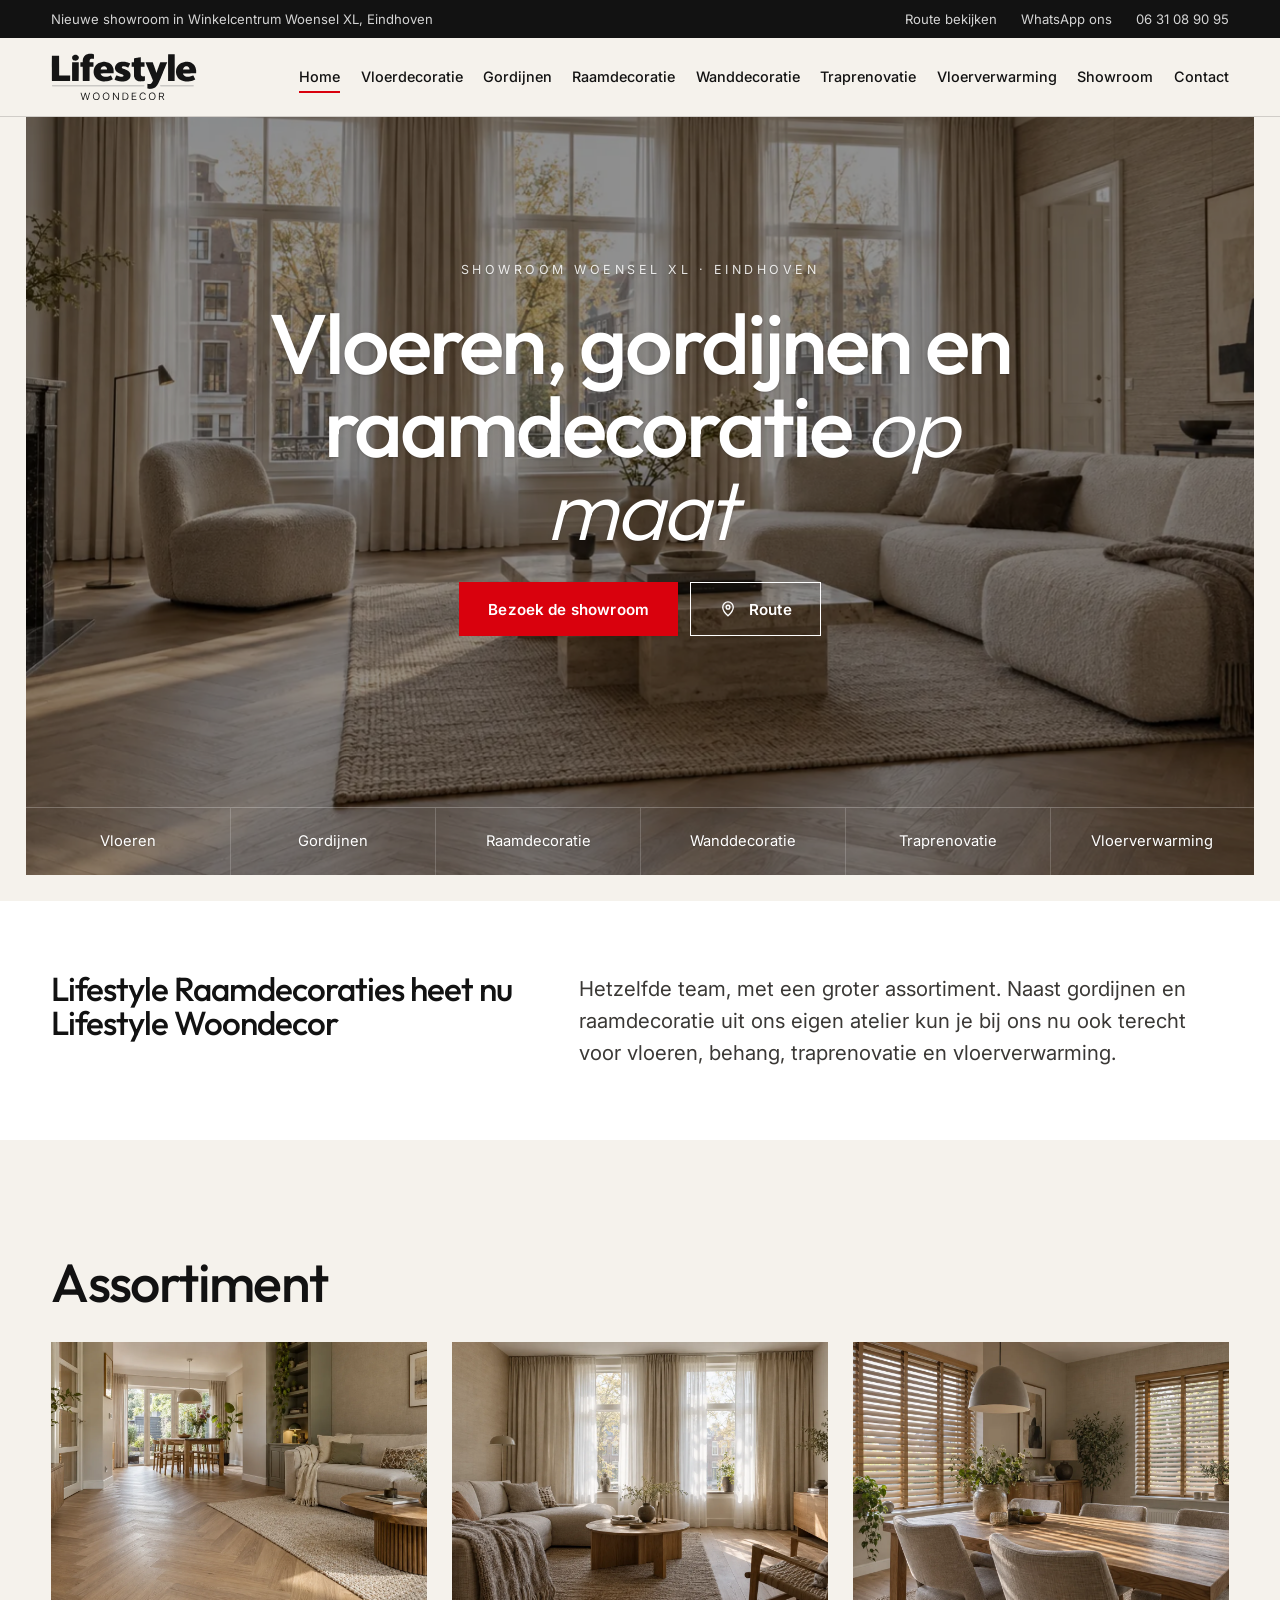
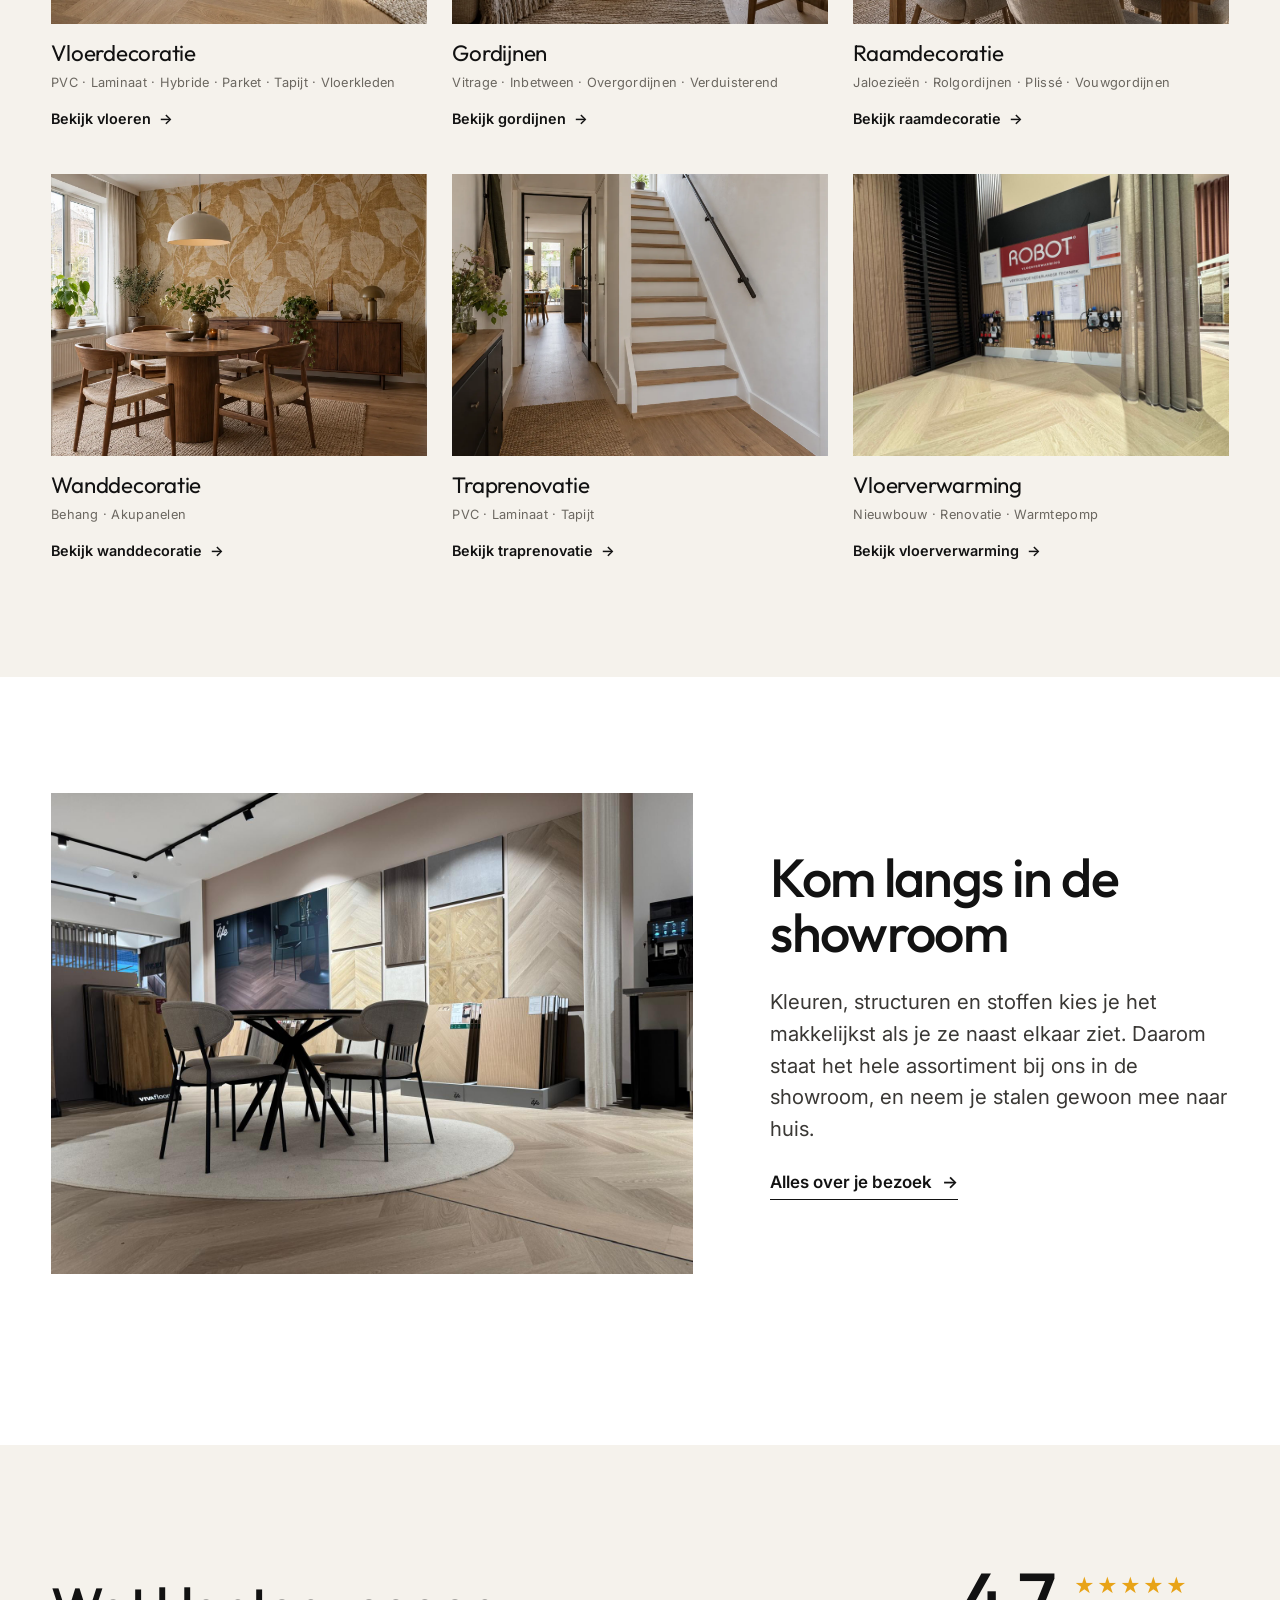
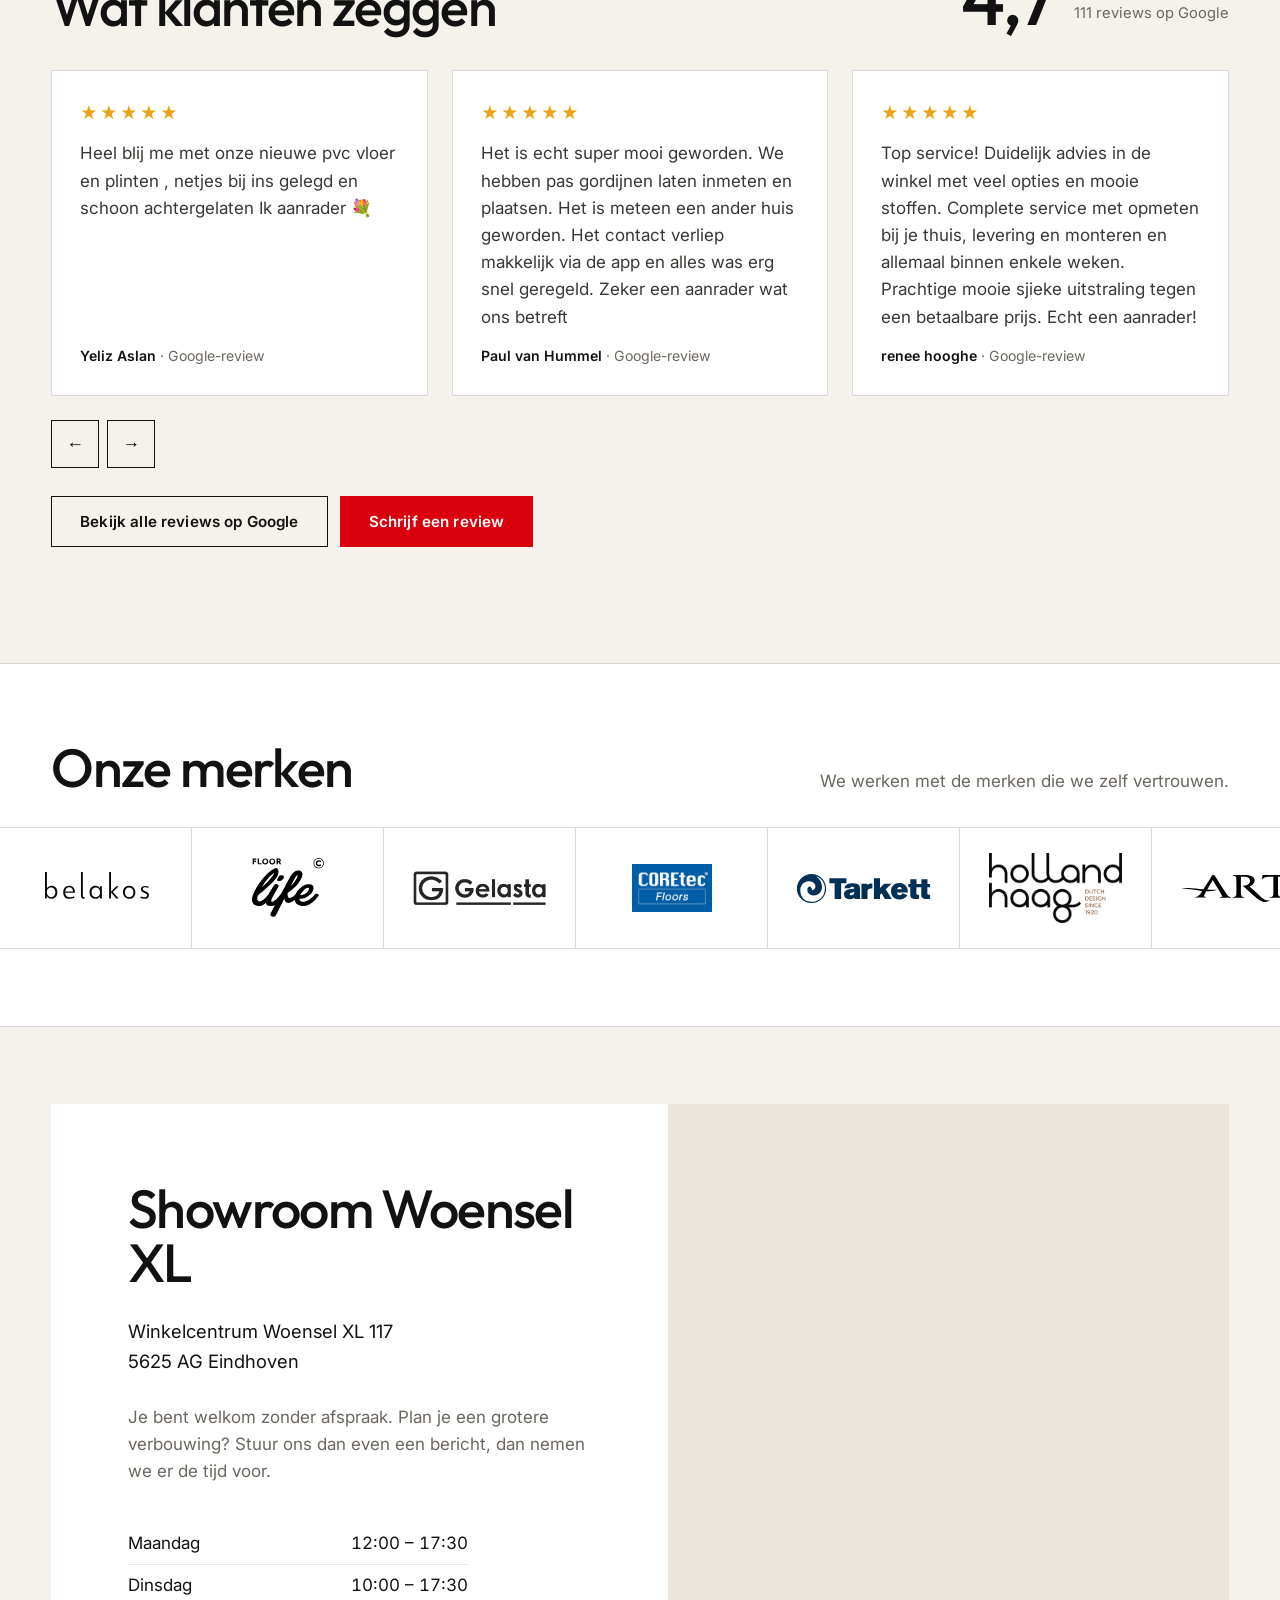
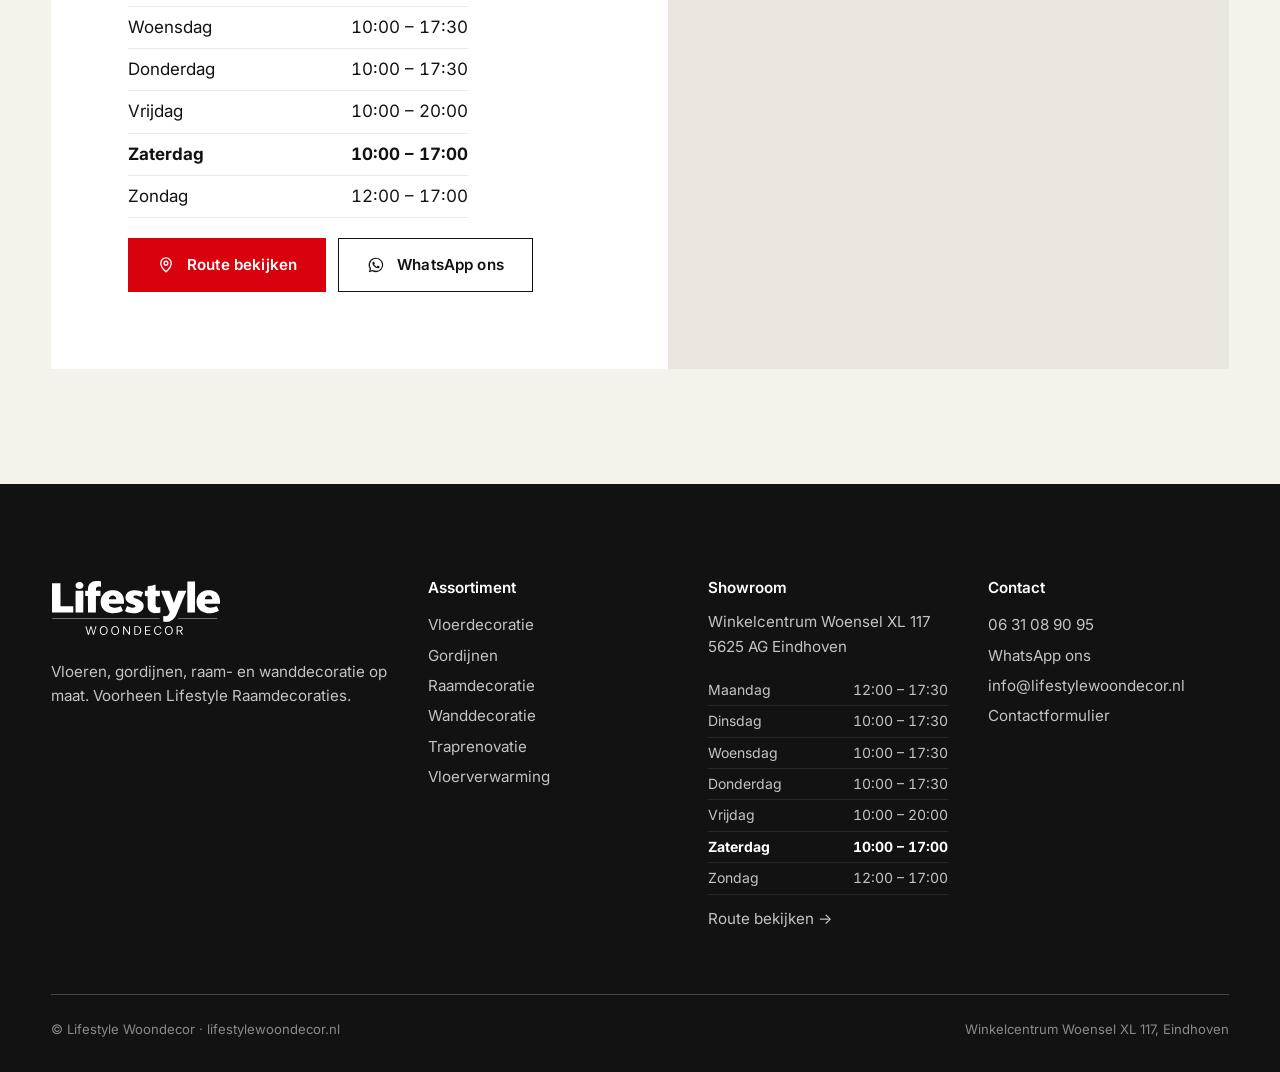
<file: index.html>
<!doctype html>
<html lang="nl">
<head>
<meta charset="utf-8">
<meta name="viewport" content="width=device-width, initial-scale=1, viewport-fit=cover">
<title>Lifestyle Woondecor | Vloeren, gordijnen en raamdecoratie in Eindhoven</title>
<meta name="description" content="Vloeren, gordijnen, raamdecoratie, behang, traprenovatie en vloerverwarming op maat. Bezoek onze showroom in Winkelcentrum Woensel XL, Eindhoven.">
<meta name="theme-color" content="#121212">
<link rel="icon" href="favicon.ico" sizes="any">
<link rel="icon" href="assets/img/favicon.svg" type="image/svg+xml">
<link rel="apple-touch-icon" href="assets/img/apple-touch-icon.png">
<link rel="preconnect" href="https://fonts.googleapis.com">
<link rel="preconnect" href="https://fonts.gstatic.com" crossorigin>
<link href="https://fonts.googleapis.com/css2?family=Inter:wght@400;500;600;700&amp;family=Outfit:wght@300;400;500;600;700&amp;display=swap" rel="stylesheet">
<link rel="stylesheet" href="assets/css/style.css?v=cb60c430">
</head>
<body>
<a class="sr-only" href="#inhoud">Naar de inhoud</a>
<div class="topbar">
  <div class="wrap">
    <span>Nieuwe showroom in Winkelcentrum Woensel XL, Eindhoven</span>
    <div class="topbar-links">
      <a href="https://www.google.com/maps/dir/?api=1&amp;destination=Lifestyle+Raamdecoraties%2C+Winkelcentrum+Woensel+117%2C+5625+AG+Eindhoven" target="_blank" rel="noopener">Route bekijken</a>
      <a href="https://wa.me/31631089095" target="_blank" rel="noopener">WhatsApp ons</a>
      <a href="tel:+31631089095">06 31 08 90 95</a>
    </div>
  </div>
</div>
<header class="site-header">
  <div class="wrap header-main">
    <a class="logo" href="./" aria-label="Lifestyle Woondecor, naar de homepage">
      <img src="assets/img/logo.svg" alt="Lifestyle Woondecor" width="1496" height="494">
    </a>
    <nav class="nav" aria-label="Hoofdmenu">
      <ul>
        <li><a href="./" aria-current="page">Home</a></li>
        <li><a href="vloerdecoratie">Vloerdecoratie</a></li>
        <li><a href="gordijnen">Gordijnen</a></li>
        <li><a href="raamdecoratie">Raamdecoratie</a></li>
        <li><a href="wanddecoratie">Wanddecoratie</a></li>
        <li><a href="traprenovatie">Traprenovatie</a></li>
        <li><a href="vloerverwarming">Vloerverwarming</a></li>
        <li><a href="showroom">Showroom</a></li>
        <li><a href="contact">Contact</a></li>
      </ul>
    </nav>
    <button class="menu-toggle" type="button" aria-expanded="false" aria-label="Menu openen"><span class="label">Menu</span><span class="bars"></span></button>
  </div>
</header>

<main id="inhoud">
<section class="home-frame">
  <div class="frame">
    <img src="assets/img/sfeer/hero-home.webp" alt="Interieur met eiken visgraatvloer en linnen gordijnen" width="1536" height="1024" fetchpriority="high">
    <div class="c">
      <span class="k">Showroom Woensel XL · Eindhoven</span>
      <h1>Vloeren, gordijnen en raamdecoratie <em>op maat</em></h1>
      <div class="btn-row"><a class="btn btn-red" href="showroom">Bezoek de showroom</a><a class="btn btn-ghost light" href="https://www.google.com/maps/dir/?api=1&amp;destination=Lifestyle+Raamdecoraties%2C+Winkelcentrum+Woensel+117%2C+5625+AG+Eindhoven" target="_blank" rel="noopener"><svg viewBox="0 0 24 24" fill="none" stroke="currentColor" stroke-width="1.8" aria-hidden="true"><path d="M12 21s-7-6.2-7-11.5A7 7 0 0 1 19 9.5C19 14.8 12 21 12 21Z"/><circle cx="12" cy="9.5" r="2.5"/></svg>Route</a></div>
    </div>
    <nav aria-label="Categorieën"><ul>
      <li><a href="vloerdecoratie">Vloeren</a></li><li><a href="gordijnen">Gordijnen</a></li><li><a href="raamdecoratie">Raamdecoratie</a></li>
      <li><a href="wanddecoratie">Wanddecoratie</a></li><li><a href="traprenovatie">Traprenovatie</a></li><li><a href="vloerverwarming">Vloerverwarming</a></li>
    </ul></nav>
  </div>
</section>

<section class="section-tight on-white">
  <div class="wrap intro-strip">
    <h2>Lifestyle Raamdecoraties heet nu Lifestyle Woondecor</h2>
    <p class="lead" style="margin:0">Hetzelfde team, met een groter assortiment. Naast gordijnen en raamdecoratie uit ons eigen atelier kun je bij ons nu ook terecht voor vloeren, behang, traprenovatie en vloerverwarming.</p>
  </div>
</section>

<section>
  <div class="wrap">
    <div class="collection-head">
      <h2>Assortiment</h2>
    </div>
    <div class="tiles cols-3">
      <a class="tile wide" href="vloerdecoratie"><div class="ratio"><img src="assets/img/sfeer/home-vloerdecoratie.webp" alt="" loading="lazy" width="1536" height="1024"></div><h3>Vloerdecoratie</h3><p class="props">PVC · Laminaat · Hybride · Parket · Tapijt · Vloerkleden</p><span class="more">Bekijk vloeren</span></a>
      <a class="tile wide" href="gordijnen"><div class="ratio"><img src="assets/img/sfeer/home-gordijnen.webp" alt="" loading="lazy" width="1536" height="1024"></div><h3>Gordijnen</h3><p class="props">Vitrage · Inbetween · Overgordijnen · Verduisterend</p><span class="more">Bekijk gordijnen</span></a>
      <a class="tile wide" href="raamdecoratie"><div class="ratio"><img src="assets/img/sfeer/home-raamdecoratie.webp" alt="" loading="lazy" width="1536" height="1024"></div><h3>Raamdecoratie</h3><p class="props">Jaloezieën · Rolgordijnen · Plissé · Vouwgordijnen</p><span class="more">Bekijk raamdecoratie</span></a>
      <a class="tile wide" href="wanddecoratie"><div class="ratio"><img src="assets/img/sfeer/home-wanddecoratie.webp" alt="" loading="lazy" width="1536" height="1024"></div><h3>Wanddecoratie</h3><p class="props">Behang · Akupanelen</p><span class="more">Bekijk wanddecoratie</span></a>
      <a class="tile wide" href="traprenovatie"><div class="ratio"><img src="assets/img/sfeer/home-traprenovatie.webp" alt="" loading="lazy" width="1536" height="1024"></div><h3>Traprenovatie</h3><p class="props">PVC · Laminaat · Tapijt</p><span class="more">Bekijk traprenovatie</span></a>
      <a class="tile wide" href="vloerverwarming"><div class="ratio"><img src="8.jpeg" alt="" loading="lazy" width="1600" height="1200" style="object-position:55% 50%"></div><h3>Vloerverwarming</h3><p class="props">Nieuwbouw · Renovatie · Warmtepomp</p><span class="more">Bekijk vloerverwarming</span></a>
    </div>
  </div>
</section>

<section class="on-white">
  <div class="wrap">
    <div class="two-col cols-7-5 center" style="margin-bottom:56px">
      <div class="ratio r-4x3"><img src="10.jpeg" alt="Adviestafel in de showroom" loading="lazy" width="1600" height="1200"></div>
      <div>
        <h2>Kom langs in de showroom</h2>
        <p class="lead">Kleuren, structuren en stoffen kies je het makkelijkst als je ze naast elkaar ziet. Daarom staat het hele assortiment bij ons in de showroom, en neem je stalen gewoon mee naar huis.</p>
        <p style="margin-top:24px"><a class="arrow-link" href="showroom">Alles over je bezoek</a></p>
      </div>
    </div>
  </div>
</section>

<section id="reviews">
  <div class="wrap">
    <div class="reviews-head">
      <h2>Wat klanten zeggen</h2>
      <div class="rating">
        <span class="score">4,7</span>
        <div><div class="stars" aria-label="4,7 van 5 sterren">★★★★★</div><div class="count">111 reviews op Google</div></div>
      </div>
    </div>
    <div class="review-carousel" hidden>
      <div class="review-track"></div>
      <div class="review-nav"><button class="prev" type="button" aria-label="Vorige reviews">←</button><button class="next" type="button" aria-label="Volgende reviews">→</button></div>
    </div>
    <div class="btn-row" style="margin-top:28px">
      <a class="btn btn-ghost" href="https://www.google.com/maps/search/?api=1&amp;query=Lifestyle+Raamdecoraties+Winkelcentrum+Woensel+117+Eindhoven" target="_blank" rel="noopener">Bekijk alle reviews op Google</a>
      <a class="btn btn-red" href="https://www.google.com/maps/search/?api=1&amp;query=Lifestyle+Raamdecoraties+Winkelcentrum+Woensel+117+Eindhoven" target="_blank" rel="noopener">Schrijf een review</a>
    </div>
  </div>
</section>

<section id="merken" class="brands-strip"><div class="wrap collection-head"><h2>Onze merken</h2><p>We werken met de merken die we zelf vertrouwen.</p></div><div class="logo-marquee"><ul class="logo-track" style="list-style:none"><li class="logo-item"><img src="assets/img/merken/belakos.svg" alt="Belakos" loading="lazy"></li><li class="logo-item tall"><img src="assets/img/merken/floorlife.svg" alt="Floorlife" loading="lazy"></li><li class="logo-item invert"><img src="assets/img/merken/gelasta.png" alt="Gelasta" loading="lazy"></li><li class="logo-item"><img src="assets/img/merken/coretec.png" alt="COREtec" loading="lazy"></li><li class="logo-item"><img src="assets/img/merken/tarkett.svg" alt="Tarkett" loading="lazy"></li><li class="logo-item tall"><img src="assets/img/merken/holland-haag.png" alt="Holland Haag" loading="lazy"></li><li class="logo-item"><img src="assets/img/merken/arte.svg" alt="Arte" loading="lazy"></li><li class="logo-item tall"><img src="assets/img/merken/hookedonwalls.svg" alt="HookedOnWalls" loading="lazy"></li><li class="logo-item"><img src="assets/img/merken/floer.svg" alt="Floer" loading="lazy"></li><li class="logo-item"><img src="assets/img/merken/therdex.svg" alt="Therdex" loading="lazy"></li><li class="logo-item"><img src="assets/img/merken/vtwonen.svg" alt="vtwonen" loading="lazy"></li><li class="logo-item"><img src="assets/img/merken/quick-step.svg" alt="Quick-Step" loading="lazy"></li><li class="logo-item"><img src="assets/img/merken/vadain.svg" alt="Vadain" loading="lazy"></li><li class="logo-item"><img src="assets/img/merken/mflor.svg" alt="mFLOR" loading="lazy"></li><li class="logo-item tall"><img src="assets/img/merken/ambiant.svg" alt="Ambiant" loading="lazy"></li><li class="logo-item"><img src="assets/img/merken/mart-visser.svg" alt="Mart Visser" loading="lazy"></li><li class="logo-item"><img src="assets/img/merken/zonnelux.svg" alt="Zonnelux" loading="lazy"></li><li class="logo-item"><img src="assets/img/merken/velux.svg" alt="VELUX" loading="lazy"></li><li class="logo-item"><img src="assets/img/merken/fakro.png" alt="FAKRO" loading="lazy"></li><li class="logo-item" aria-hidden="true"><img src="assets/img/merken/belakos.svg" alt="" loading="lazy"></li><li class="logo-item tall" aria-hidden="true"><img src="assets/img/merken/floorlife.svg" alt="" loading="lazy"></li><li class="logo-item invert" aria-hidden="true"><img src="assets/img/merken/gelasta.png" alt="" loading="lazy"></li><li class="logo-item" aria-hidden="true"><img src="assets/img/merken/coretec.png" alt="" loading="lazy"></li><li class="logo-item" aria-hidden="true"><img src="assets/img/merken/tarkett.svg" alt="" loading="lazy"></li><li class="logo-item tall" aria-hidden="true"><img src="assets/img/merken/holland-haag.png" alt="" loading="lazy"></li><li class="logo-item" aria-hidden="true"><img src="assets/img/merken/arte.svg" alt="" loading="lazy"></li><li class="logo-item tall" aria-hidden="true"><img src="assets/img/merken/hookedonwalls.svg" alt="" loading="lazy"></li><li class="logo-item" aria-hidden="true"><img src="assets/img/merken/floer.svg" alt="" loading="lazy"></li><li class="logo-item" aria-hidden="true"><img src="assets/img/merken/therdex.svg" alt="" loading="lazy"></li><li class="logo-item" aria-hidden="true"><img src="assets/img/merken/vtwonen.svg" alt="" loading="lazy"></li><li class="logo-item" aria-hidden="true"><img src="assets/img/merken/quick-step.svg" alt="" loading="lazy"></li><li class="logo-item" aria-hidden="true"><img src="assets/img/merken/vadain.svg" alt="" loading="lazy"></li><li class="logo-item" aria-hidden="true"><img src="assets/img/merken/mflor.svg" alt="" loading="lazy"></li><li class="logo-item tall" aria-hidden="true"><img src="assets/img/merken/ambiant.svg" alt="" loading="lazy"></li><li class="logo-item" aria-hidden="true"><img src="assets/img/merken/mart-visser.svg" alt="" loading="lazy"></li><li class="logo-item" aria-hidden="true"><img src="assets/img/merken/zonnelux.svg" alt="" loading="lazy"></li><li class="logo-item" aria-hidden="true"><img src="assets/img/merken/velux.svg" alt="" loading="lazy"></li><li class="logo-item" aria-hidden="true"><img src="assets/img/merken/fakro.png" alt="" loading="lazy"></li></ul></div></section><section style="padding-top:0">
  <div class="wrap">
    <div class="visit">
      <div class="visit-text">
        <h2>Showroom Woensel XL</h2>
        <address>Winkelcentrum Woensel XL 117<br>5625 AG Eindhoven</address>
        <p class="muted">Je bent welkom zonder afspraak. Plan je een grotere verbouwing? Stuur ons dan even een bericht, dan nemen we er de tijd voor.</p>
        <dl class="hours"><div data-dag="1"><dt>Maandag</dt><dd>12:00 – 17:30</dd></div><div data-dag="2"><dt>Dinsdag</dt><dd>10:00 – 17:30</dd></div><div data-dag="3"><dt>Woensdag</dt><dd>10:00 – 17:30</dd></div><div data-dag="4"><dt>Donderdag</dt><dd>10:00 – 17:30</dd></div><div data-dag="5"><dt>Vrijdag</dt><dd>10:00 – 20:00</dd></div><div data-dag="6"><dt>Zaterdag</dt><dd>10:00 – 17:00</dd></div><div data-dag="0"><dt>Zondag</dt><dd>12:00 – 17:00</dd></div></dl>
        <div class="btn-row" style="margin-top:12px">
          <a class="btn btn-red" href="https://www.google.com/maps/dir/?api=1&amp;destination=Lifestyle+Raamdecoraties%2C+Winkelcentrum+Woensel+117%2C+5625+AG+Eindhoven" target="_blank" rel="noopener"><svg viewBox="0 0 24 24" fill="none" stroke="currentColor" stroke-width="1.8" aria-hidden="true"><path d="M12 21s-7-6.2-7-11.5A7 7 0 0 1 19 9.5C19 14.8 12 21 12 21Z"/><circle cx="12" cy="9.5" r="2.5"/></svg>Route bekijken</a>
          <a class="btn btn-ghost" href="https://wa.me/31631089095" target="_blank" rel="noopener"><svg viewBox="0 0 24 24" fill="currentColor" aria-hidden="true"><path d="M12 2.2a9.7 9.7 0 0 0-8.3 14.8L2.4 21.6l4.7-1.2A9.7 9.7 0 1 0 12 2.2Zm0 17.6c-1.5 0-2.9-.4-4.2-1.1l-.3-.2-2.8.7.8-2.7-.2-.3a8 8 0 1 1 6.7 3.6Zm4.4-6c-.2-.1-1.4-.7-1.7-.8-.2-.1-.4-.1-.5.1l-.8 1c-.1.2-.3.2-.5.1-1.4-.7-2.3-1.2-3.2-2.8-.2-.4.2-.4.7-1.3.1-.2 0-.3 0-.4l-.8-1.8c-.2-.5-.4-.4-.5-.4h-.5c-.2 0-.4.1-.6.3-.2.2-.8.8-.8 2s.8 2.3 1 2.5c.1.2 1.6 2.5 4 3.5 1.5.6 2 .7 2.8.6.5-.1 1.4-.6 1.6-1.1.2-.6.2-1 .1-1.1l-.3-.4Z"/></svg>WhatsApp ons</a>
        </div>
      </div>
      <div class="visit-map"><iframe title="Kaart: Winkelcentrum Woensel XL 117, Eindhoven" loading="lazy" referrerpolicy="no-referrer-when-downgrade" src="https://maps.google.com/maps?q=Lifestyle+Raamdecoraties%2C+Winkelcentrum+Woensel+117%2C+5625+AG+Eindhoven&amp;z=16&amp;output=embed"></iframe></div>
    </div>
  </div>
</section>
</main>
<footer class="site-footer">
  <div class="wrap">
    <div class="footer-top">
      <div>
        <a class="logo" href="./"><img src="assets/img/logo-wit.svg" alt="Lifestyle Woondecor" width="1496" height="494" loading="lazy"></a>
        <p>Vloeren, gordijnen, raam- en wanddecoratie op maat. Voorheen Lifestyle Raamdecoraties.</p>
      </div>
      <div>
        <h4>Assortiment</h4>
        <ul>
          <li><a href="vloerdecoratie">Vloerdecoratie</a></li>
          <li><a href="gordijnen">Gordijnen</a></li>
          <li><a href="raamdecoratie">Raamdecoratie</a></li>
          <li><a href="wanddecoratie">Wanddecoratie</a></li>
          <li><a href="traprenovatie">Traprenovatie</a></li>
          <li><a href="vloerverwarming">Vloerverwarming</a></li>
        </ul>
      </div>
      <div>
        <h4>Showroom</h4>
        <address>Winkelcentrum Woensel XL 117<br>5625 AG Eindhoven</address>
        <dl class="hours hours-foot"><div data-dag="1"><dt>Maandag</dt><dd>12:00 – 17:30</dd></div><div data-dag="2"><dt>Dinsdag</dt><dd>10:00 – 17:30</dd></div><div data-dag="3"><dt>Woensdag</dt><dd>10:00 – 17:30</dd></div><div data-dag="4"><dt>Donderdag</dt><dd>10:00 – 17:30</dd></div><div data-dag="5"><dt>Vrijdag</dt><dd>10:00 – 20:00</dd></div><div data-dag="6"><dt>Zaterdag</dt><dd>10:00 – 17:00</dd></div><div data-dag="0"><dt>Zondag</dt><dd>12:00 – 17:00</dd></div></dl>
        <p style="margin-top:12px"><a href="https://www.google.com/maps/dir/?api=1&amp;destination=Lifestyle+Raamdecoraties%2C+Winkelcentrum+Woensel+117%2C+5625+AG+Eindhoven" target="_blank" rel="noopener">Route bekijken →</a></p>
      </div>
      <div>
        <h4>Contact</h4>
        <ul>
          <li><a href="tel:+31631089095">06 31 08 90 95</a></li>
          <li><a href="https://wa.me/31631089095" target="_blank" rel="noopener">WhatsApp ons</a></li>
          <li><a href="mailto:info@lifestylewoondecor.nl">info@lifestylewoondecor.nl</a></li>
          <li><a href="contact">Contactformulier</a></li>
        </ul>
      </div>
    </div>
    <div class="footer-bottom">
      <span>© Lifestyle Woondecor · lifestylewoondecor.nl</span>
      <span>Winkelcentrum Woensel XL 117, Eindhoven</span>
    </div>
  </div>
</footer>
<nav class="action-bar" aria-label="Snel contact">
  <a href="https://www.google.com/maps/dir/?api=1&amp;destination=Lifestyle+Raamdecoraties%2C+Winkelcentrum+Woensel+117%2C+5625+AG+Eindhoven" target="_blank" rel="noopener"><svg viewBox="0 0 24 24" fill="none" stroke="currentColor" stroke-width="1.8" aria-hidden="true"><path d="M12 21s-7-6.2-7-11.5A7 7 0 0 1 19 9.5C19 14.8 12 21 12 21Z"/><circle cx="12" cy="9.5" r="2.5"/></svg>Route bekijken</a>
  <a href="https://wa.me/31631089095" target="_blank" rel="noopener"><svg viewBox="0 0 24 24" fill="currentColor" aria-hidden="true"><path d="M12 2.2a9.7 9.7 0 0 0-8.3 14.8L2.4 21.6l4.7-1.2A9.7 9.7 0 1 0 12 2.2Zm0 17.6c-1.5 0-2.9-.4-4.2-1.1l-.3-.2-2.8.7.8-2.7-.2-.3a8 8 0 1 1 6.7 3.6Zm4.4-6c-.2-.1-1.4-.7-1.7-.8-.2-.1-.4-.1-.5.1l-.8 1c-.1.2-.3.2-.5.1-1.4-.7-2.3-1.2-3.2-2.8-.2-.4.2-.4.7-1.3.1-.2 0-.3 0-.4l-.8-1.8c-.2-.5-.4-.4-.5-.4h-.5c-.2 0-.4.1-.6.3-.2.2-.8.8-.8 2s.8 2.3 1 2.5c.1.2 1.6 2.5 4 3.5 1.5.6 2 .7 2.8.6.5-.1 1.4-.6 1.6-1.1.2-.6.2-1 .1-1.1l-.3-.4Z"/></svg>WhatsApp ons</a>
</nav>

<script src="assets/js/main.js?v=cb60c430"></script>
</body>
</html>
</file>
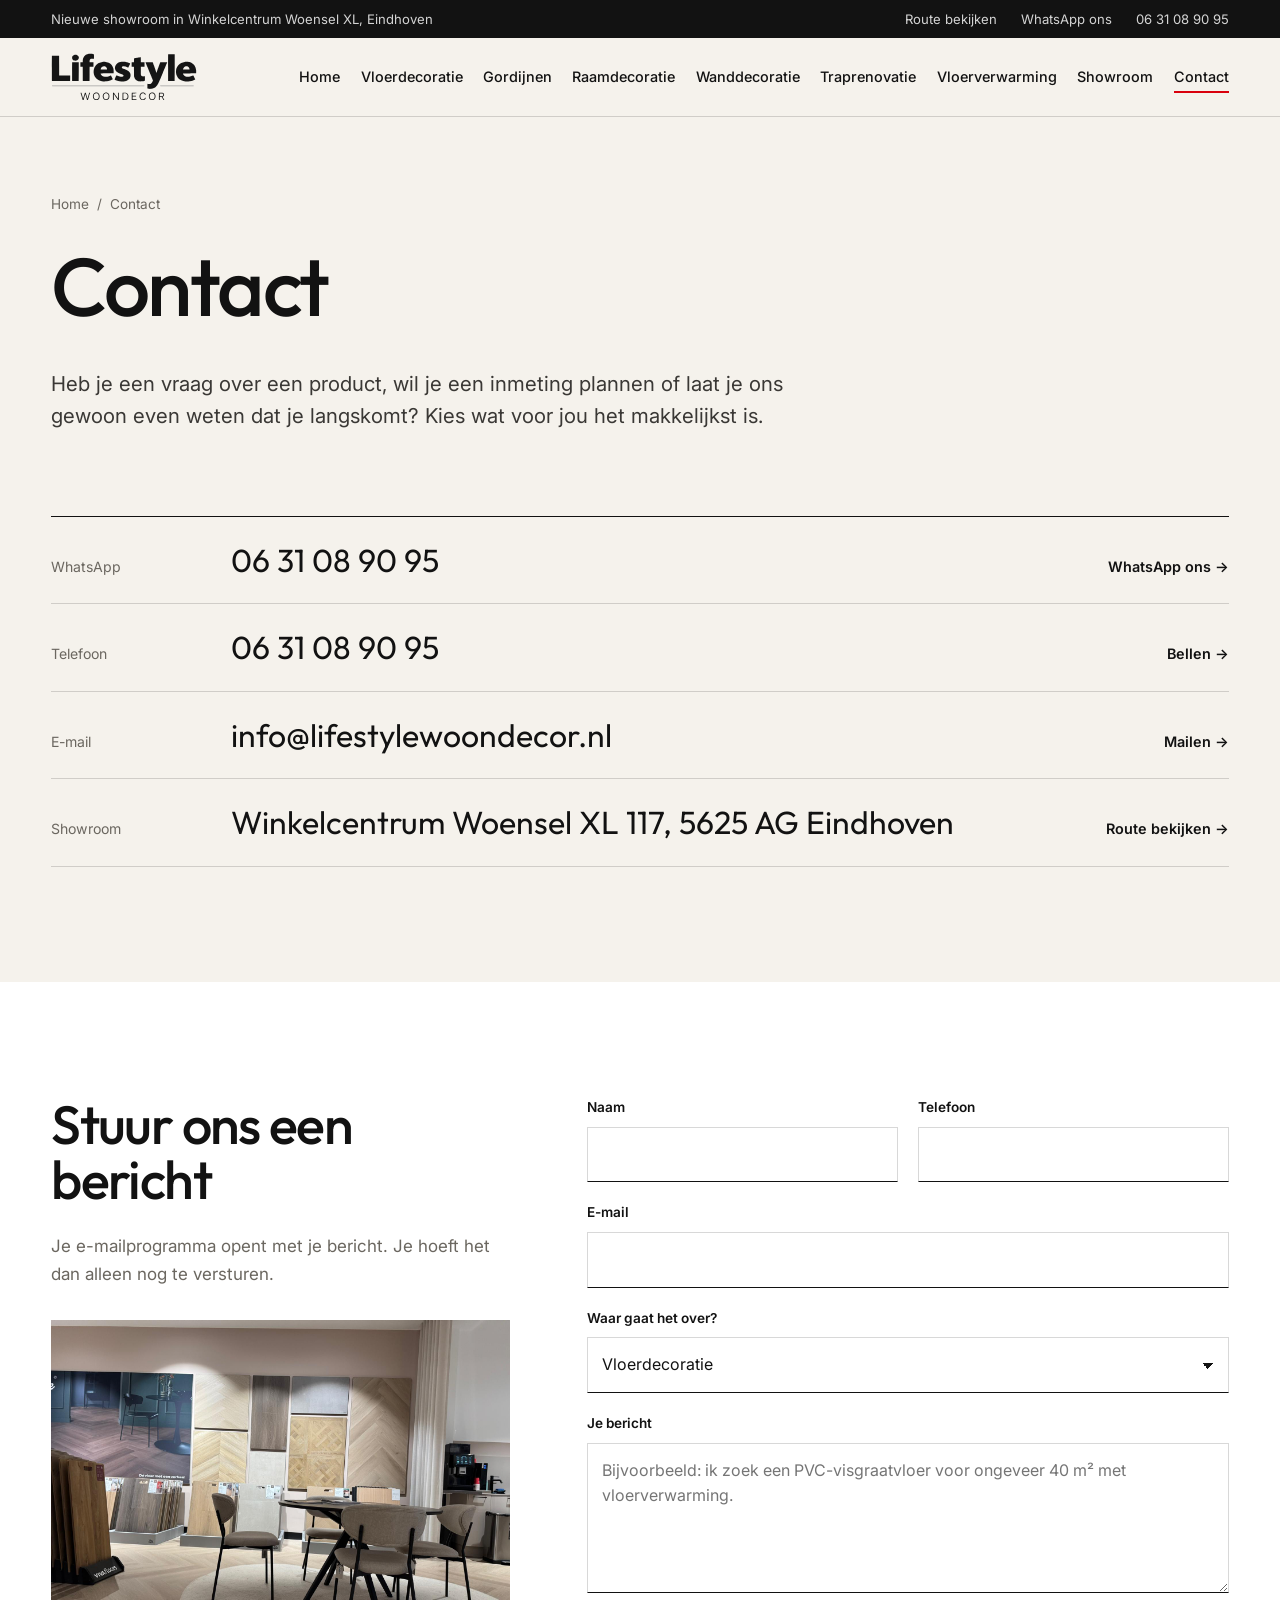
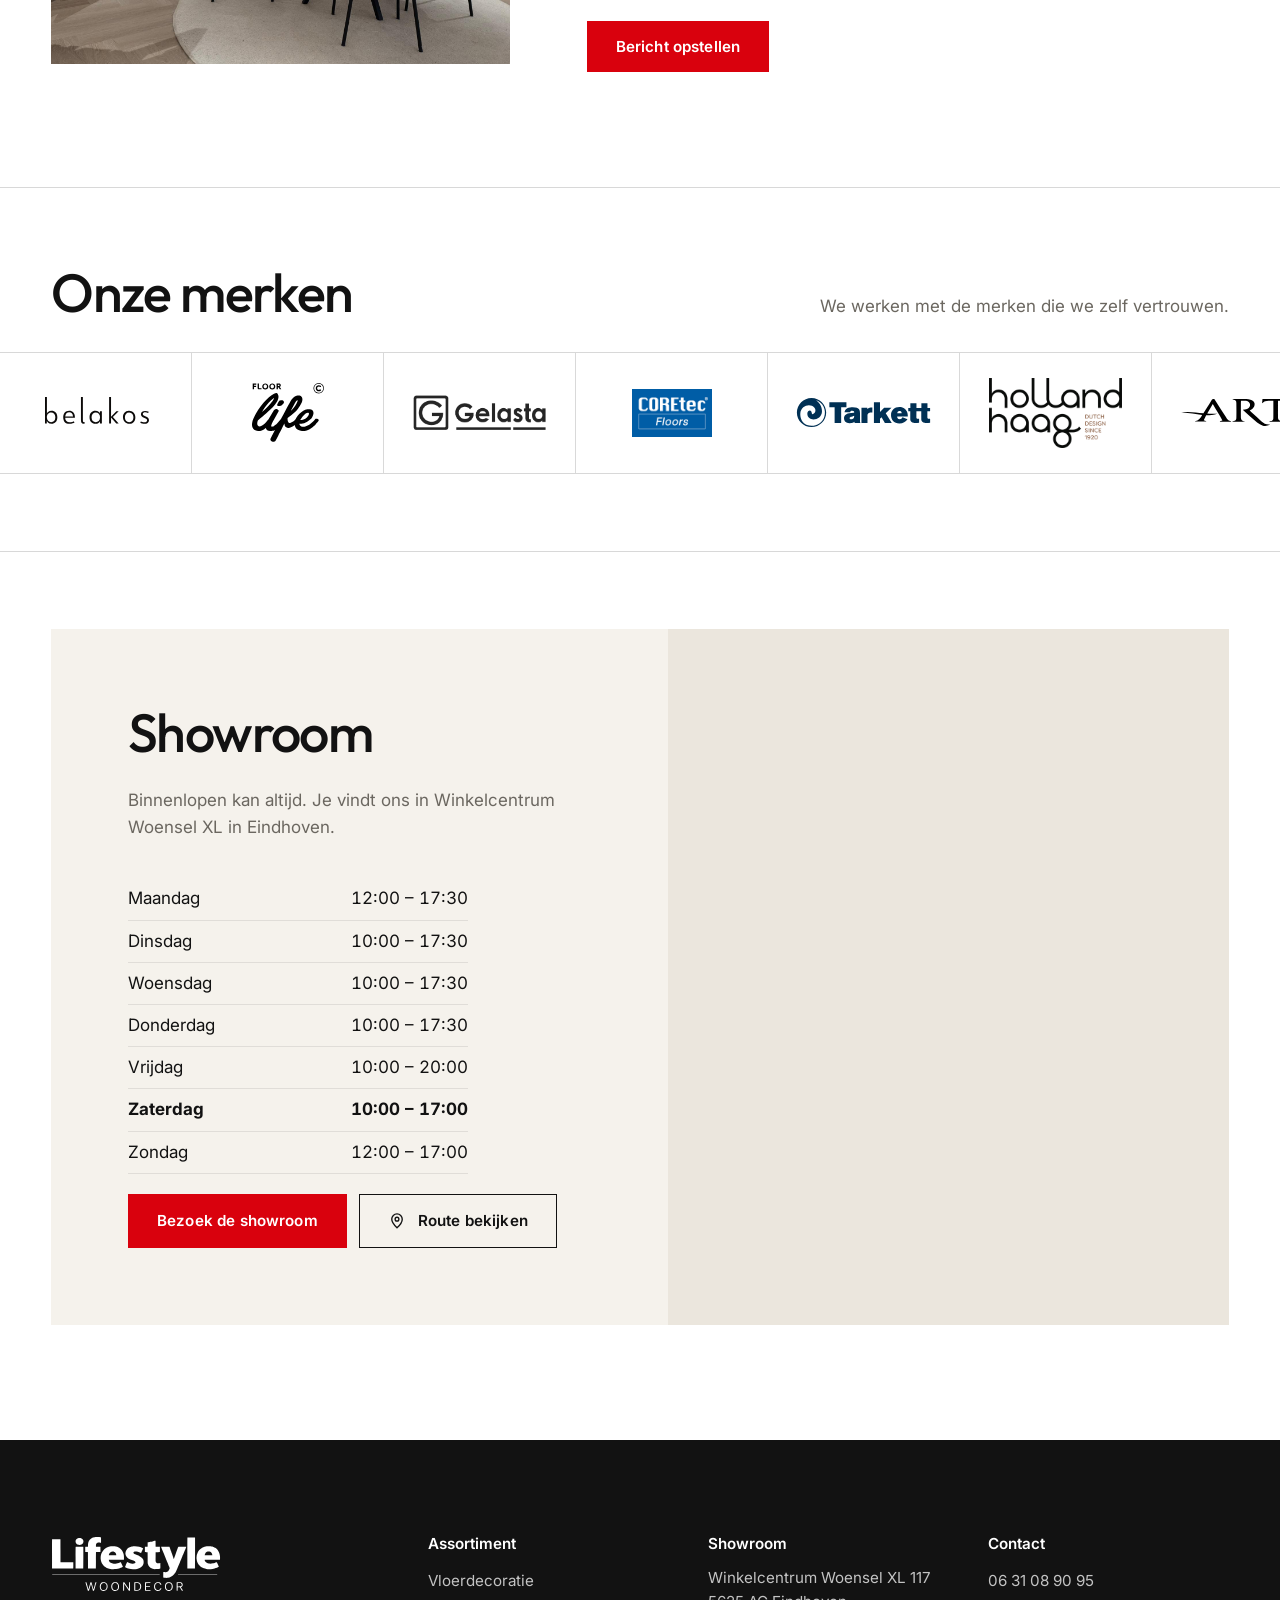
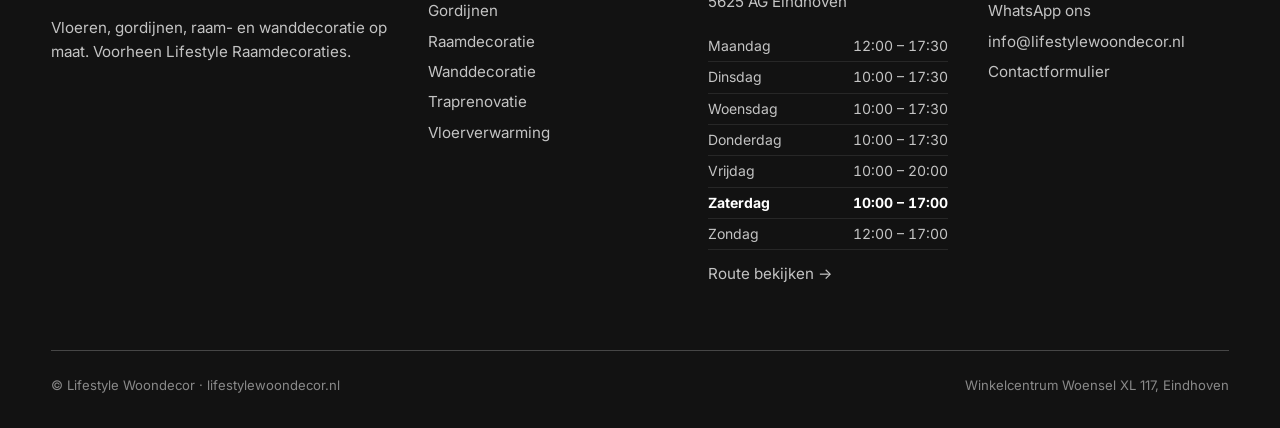
<file: contact.html>
<!doctype html>
<html lang="nl">
<head>
<meta charset="utf-8">
<meta name="viewport" content="width=device-width, initial-scale=1, viewport-fit=cover">
<title>Contact | Lifestyle Woondecor Eindhoven</title>
<meta name="description" content="Neem contact op met Lifestyle Woondecor: bel of WhatsApp 06 31 08 90 95, mail info@lifestylewoondecor.nl of kom langs in Winkelcentrum Woensel XL 117, Eindhoven.">
<meta name="theme-color" content="#121212">
<link rel="icon" href="favicon.ico" sizes="any">
<link rel="icon" href="assets/img/favicon.svg" type="image/svg+xml">
<link rel="apple-touch-icon" href="assets/img/apple-touch-icon.png">
<link rel="preconnect" href="https://fonts.googleapis.com">
<link rel="preconnect" href="https://fonts.gstatic.com" crossorigin>
<link href="https://fonts.googleapis.com/css2?family=Inter:wght@400;500;600;700&amp;family=Outfit:wght@300;400;500;600;700&amp;display=swap" rel="stylesheet">
<link rel="stylesheet" href="assets/css/style.css?v=cb60c430">
</head>
<body>
<a class="sr-only" href="#inhoud">Naar de inhoud</a>
<div class="topbar">
  <div class="wrap">
    <span>Nieuwe showroom in Winkelcentrum Woensel XL, Eindhoven</span>
    <div class="topbar-links">
      <a href="https://www.google.com/maps/dir/?api=1&amp;destination=Lifestyle+Raamdecoraties%2C+Winkelcentrum+Woensel+117%2C+5625+AG+Eindhoven" target="_blank" rel="noopener">Route bekijken</a>
      <a href="https://wa.me/31631089095" target="_blank" rel="noopener">WhatsApp ons</a>
      <a href="tel:+31631089095">06 31 08 90 95</a>
    </div>
  </div>
</div>
<header class="site-header">
  <div class="wrap header-main">
    <a class="logo" href="./" aria-label="Lifestyle Woondecor, naar de homepage">
      <img src="assets/img/logo.svg" alt="Lifestyle Woondecor" width="1496" height="494">
    </a>
    <nav class="nav" aria-label="Hoofdmenu">
      <ul>
        <li><a href="./">Home</a></li>
        <li><a href="vloerdecoratie">Vloerdecoratie</a></li>
        <li><a href="gordijnen">Gordijnen</a></li>
        <li><a href="raamdecoratie">Raamdecoratie</a></li>
        <li><a href="wanddecoratie">Wanddecoratie</a></li>
        <li><a href="traprenovatie">Traprenovatie</a></li>
        <li><a href="vloerverwarming">Vloerverwarming</a></li>
        <li><a href="showroom">Showroom</a></li>
        <li><a href="contact" aria-current="page">Contact</a></li>
      </ul>
    </nav>
    <button class="menu-toggle" type="button" aria-expanded="false" aria-label="Menu openen"><span class="label">Menu</span><span class="bars"></span></button>
  </div>
</header>

<main id="inhoud">
<div class="page-head">
  <div class="wrap">
    <div class="crumbs"><a href="./">Home</a><span>/</span>Contact</div>
    <h1>Contact</h1>
    <p class="lead narrow">Heb je een vraag over een product, wil je een inmeting plannen of laat je ons gewoon even weten dat je langskomt? Kies wat voor jou het makkelijkst is.</p>
  </div>
</div>

<section style="padding-top:0">
  <div class="wrap">
    <ul class="contact-ways">
      <li><a href="https://wa.me/31631089095" target="_blank" rel="noopener"><span class="k">WhatsApp</span><span class="v">06 31 08 90 95</span><span class="a">WhatsApp ons →</span></a></li>
      <li><a href="tel:+31631089095"><span class="k">Telefoon</span><span class="v">06 31 08 90 95</span><span class="a">Bellen →</span></a></li>
      <li><a href="mailto:info@lifestylewoondecor.nl"><span class="k">E-mail</span><span class="v">info@lifestylewoondecor.nl</span><span class="a">Mailen →</span></a></li>
      <li><a href="https://www.google.com/maps/dir/?api=1&amp;destination=Lifestyle+Raamdecoraties%2C+Winkelcentrum+Woensel+117%2C+5625+AG+Eindhoven" target="_blank" rel="noopener"><span class="k">Showroom</span><span class="v">Winkelcentrum Woensel XL 117, 5625 AG Eindhoven</span><span class="a">Route bekijken →</span></a></li>
    </ul>
  </div>
</section>

<section class="on-white">
  <div class="wrap two-col cols-5-7">
    <div>
      <h2>Stuur ons een bericht</h2>
      <p class="muted">Je e-mailprogramma opent met je bericht. Je hoeft het dan alleen nog te versturen.</p>
      <figure style="margin-top:32px" class="reveal"><div class="ratio r-4x3"><img src="9.jpeg" alt="Adviestafel in de showroom" loading="lazy" width="1600" height="1200"></div></figure>
    </div>
    <form id="contact-form" class="form" novalidate>
      <div><label for="naam">Naam</label><input id="naam" name="naam" autocomplete="name" required></div>
      <div><label for="telefoon">Telefoon</label><input id="telefoon" name="telefoon" type="tel" autocomplete="tel"></div>
      <div class="full"><label for="email">E-mail</label><input id="email" name="email" type="email" autocomplete="email"></div>
      <div class="full">
        <label for="onderwerp">Waar gaat het over?</label>
        <select id="onderwerp" name="onderwerp">
          <option>Vloerdecoratie</option><option>Gordijnen</option><option>Raamdecoratie</option><option>Wanddecoratie</option>
          <option>Traprenovatie</option><option>Vloerverwarming</option><option>Inmeten aan huis</option><option>Iets anders</option>
        </select>
      </div>
      <div class="full"><label for="bericht">Je bericht</label><textarea id="bericht" name="bericht" placeholder="Bijvoorbeeld: ik zoek een PVC-visgraatvloer voor ongeveer 40 m² met vloerverwarming."></textarea></div>
      <div class="full"><button class="btn btn-red" type="submit">Bericht opstellen</button></div>
    </form>
  </div>
</section>

<section id="merken" class="brands-strip"><div class="wrap collection-head"><h2>Onze merken</h2><p>We werken met de merken die we zelf vertrouwen.</p></div><div class="logo-marquee"><ul class="logo-track" style="list-style:none"><li class="logo-item"><img src="assets/img/merken/belakos.svg" alt="Belakos" loading="lazy"></li><li class="logo-item tall"><img src="assets/img/merken/floorlife.svg" alt="Floorlife" loading="lazy"></li><li class="logo-item invert"><img src="assets/img/merken/gelasta.png" alt="Gelasta" loading="lazy"></li><li class="logo-item"><img src="assets/img/merken/coretec.png" alt="COREtec" loading="lazy"></li><li class="logo-item"><img src="assets/img/merken/tarkett.svg" alt="Tarkett" loading="lazy"></li><li class="logo-item tall"><img src="assets/img/merken/holland-haag.png" alt="Holland Haag" loading="lazy"></li><li class="logo-item"><img src="assets/img/merken/arte.svg" alt="Arte" loading="lazy"></li><li class="logo-item tall"><img src="assets/img/merken/hookedonwalls.svg" alt="HookedOnWalls" loading="lazy"></li><li class="logo-item"><img src="assets/img/merken/floer.svg" alt="Floer" loading="lazy"></li><li class="logo-item"><img src="assets/img/merken/therdex.svg" alt="Therdex" loading="lazy"></li><li class="logo-item"><img src="assets/img/merken/vtwonen.svg" alt="vtwonen" loading="lazy"></li><li class="logo-item"><img src="assets/img/merken/quick-step.svg" alt="Quick-Step" loading="lazy"></li><li class="logo-item"><img src="assets/img/merken/vadain.svg" alt="Vadain" loading="lazy"></li><li class="logo-item"><img src="assets/img/merken/mflor.svg" alt="mFLOR" loading="lazy"></li><li class="logo-item tall"><img src="assets/img/merken/ambiant.svg" alt="Ambiant" loading="lazy"></li><li class="logo-item"><img src="assets/img/merken/mart-visser.svg" alt="Mart Visser" loading="lazy"></li><li class="logo-item"><img src="assets/img/merken/zonnelux.svg" alt="Zonnelux" loading="lazy"></li><li class="logo-item"><img src="assets/img/merken/velux.svg" alt="VELUX" loading="lazy"></li><li class="logo-item"><img src="assets/img/merken/fakro.png" alt="FAKRO" loading="lazy"></li><li class="logo-item" aria-hidden="true"><img src="assets/img/merken/belakos.svg" alt="" loading="lazy"></li><li class="logo-item tall" aria-hidden="true"><img src="assets/img/merken/floorlife.svg" alt="" loading="lazy"></li><li class="logo-item invert" aria-hidden="true"><img src="assets/img/merken/gelasta.png" alt="" loading="lazy"></li><li class="logo-item" aria-hidden="true"><img src="assets/img/merken/coretec.png" alt="" loading="lazy"></li><li class="logo-item" aria-hidden="true"><img src="assets/img/merken/tarkett.svg" alt="" loading="lazy"></li><li class="logo-item tall" aria-hidden="true"><img src="assets/img/merken/holland-haag.png" alt="" loading="lazy"></li><li class="logo-item" aria-hidden="true"><img src="assets/img/merken/arte.svg" alt="" loading="lazy"></li><li class="logo-item tall" aria-hidden="true"><img src="assets/img/merken/hookedonwalls.svg" alt="" loading="lazy"></li><li class="logo-item" aria-hidden="true"><img src="assets/img/merken/floer.svg" alt="" loading="lazy"></li><li class="logo-item" aria-hidden="true"><img src="assets/img/merken/therdex.svg" alt="" loading="lazy"></li><li class="logo-item" aria-hidden="true"><img src="assets/img/merken/vtwonen.svg" alt="" loading="lazy"></li><li class="logo-item" aria-hidden="true"><img src="assets/img/merken/quick-step.svg" alt="" loading="lazy"></li><li class="logo-item" aria-hidden="true"><img src="assets/img/merken/vadain.svg" alt="" loading="lazy"></li><li class="logo-item" aria-hidden="true"><img src="assets/img/merken/mflor.svg" alt="" loading="lazy"></li><li class="logo-item tall" aria-hidden="true"><img src="assets/img/merken/ambiant.svg" alt="" loading="lazy"></li><li class="logo-item" aria-hidden="true"><img src="assets/img/merken/mart-visser.svg" alt="" loading="lazy"></li><li class="logo-item" aria-hidden="true"><img src="assets/img/merken/zonnelux.svg" alt="" loading="lazy"></li><li class="logo-item" aria-hidden="true"><img src="assets/img/merken/velux.svg" alt="" loading="lazy"></li><li class="logo-item" aria-hidden="true"><img src="assets/img/merken/fakro.png" alt="" loading="lazy"></li></ul></div></section><section style="padding-top:0;background:var(--white)">
  <div class="wrap">
    <div class="visit" style="background:var(--paper)">
      <div class="visit-text">
        <h2>Showroom</h2>
        <p class="muted">Binnenlopen kan altijd. Je vindt ons in Winkelcentrum Woensel XL in Eindhoven.</p>
        <dl class="hours"><div data-dag="1"><dt>Maandag</dt><dd>12:00 – 17:30</dd></div><div data-dag="2"><dt>Dinsdag</dt><dd>10:00 – 17:30</dd></div><div data-dag="3"><dt>Woensdag</dt><dd>10:00 – 17:30</dd></div><div data-dag="4"><dt>Donderdag</dt><dd>10:00 – 17:30</dd></div><div data-dag="5"><dt>Vrijdag</dt><dd>10:00 – 20:00</dd></div><div data-dag="6"><dt>Zaterdag</dt><dd>10:00 – 17:00</dd></div><div data-dag="0"><dt>Zondag</dt><dd>12:00 – 17:00</dd></div></dl>
        <div class="btn-row" style="margin-top:12px">
          <a class="btn btn-red" href="showroom">Bezoek de showroom</a>
          <a class="btn btn-ghost" href="https://www.google.com/maps/dir/?api=1&amp;destination=Lifestyle+Raamdecoraties%2C+Winkelcentrum+Woensel+117%2C+5625+AG+Eindhoven" target="_blank" rel="noopener"><svg viewBox="0 0 24 24" fill="none" stroke="currentColor" stroke-width="1.8" aria-hidden="true"><path d="M12 21s-7-6.2-7-11.5A7 7 0 0 1 19 9.5C19 14.8 12 21 12 21Z"/><circle cx="12" cy="9.5" r="2.5"/></svg>Route bekijken</a>
        </div>
      </div>
      <div class="visit-map"><iframe title="Kaart: Winkelcentrum Woensel XL 117, Eindhoven" loading="lazy" referrerpolicy="no-referrer-when-downgrade" src="https://maps.google.com/maps?q=Lifestyle+Raamdecoraties%2C+Winkelcentrum+Woensel+117%2C+5625+AG+Eindhoven&amp;z=16&amp;output=embed"></iframe></div>
    </div>
  </div>
</section>
</main>
<footer class="site-footer">
  <div class="wrap">
    <div class="footer-top">
      <div>
        <a class="logo" href="./"><img src="assets/img/logo-wit.svg" alt="Lifestyle Woondecor" width="1496" height="494" loading="lazy"></a>
        <p>Vloeren, gordijnen, raam- en wanddecoratie op maat. Voorheen Lifestyle Raamdecoraties.</p>
      </div>
      <div>
        <h4>Assortiment</h4>
        <ul>
          <li><a href="vloerdecoratie">Vloerdecoratie</a></li>
          <li><a href="gordijnen">Gordijnen</a></li>
          <li><a href="raamdecoratie">Raamdecoratie</a></li>
          <li><a href="wanddecoratie">Wanddecoratie</a></li>
          <li><a href="traprenovatie">Traprenovatie</a></li>
          <li><a href="vloerverwarming">Vloerverwarming</a></li>
        </ul>
      </div>
      <div>
        <h4>Showroom</h4>
        <address>Winkelcentrum Woensel XL 117<br>5625 AG Eindhoven</address>
        <dl class="hours hours-foot"><div data-dag="1"><dt>Maandag</dt><dd>12:00 – 17:30</dd></div><div data-dag="2"><dt>Dinsdag</dt><dd>10:00 – 17:30</dd></div><div data-dag="3"><dt>Woensdag</dt><dd>10:00 – 17:30</dd></div><div data-dag="4"><dt>Donderdag</dt><dd>10:00 – 17:30</dd></div><div data-dag="5"><dt>Vrijdag</dt><dd>10:00 – 20:00</dd></div><div data-dag="6"><dt>Zaterdag</dt><dd>10:00 – 17:00</dd></div><div data-dag="0"><dt>Zondag</dt><dd>12:00 – 17:00</dd></div></dl>
        <p style="margin-top:12px"><a href="https://www.google.com/maps/dir/?api=1&amp;destination=Lifestyle+Raamdecoraties%2C+Winkelcentrum+Woensel+117%2C+5625+AG+Eindhoven" target="_blank" rel="noopener">Route bekijken →</a></p>
      </div>
      <div>
        <h4>Contact</h4>
        <ul>
          <li><a href="tel:+31631089095">06 31 08 90 95</a></li>
          <li><a href="https://wa.me/31631089095" target="_blank" rel="noopener">WhatsApp ons</a></li>
          <li><a href="mailto:info@lifestylewoondecor.nl">info@lifestylewoondecor.nl</a></li>
          <li><a href="contact">Contactformulier</a></li>
        </ul>
      </div>
    </div>
    <div class="footer-bottom">
      <span>© Lifestyle Woondecor · lifestylewoondecor.nl</span>
      <span>Winkelcentrum Woensel XL 117, Eindhoven</span>
    </div>
  </div>
</footer>
<nav class="action-bar" aria-label="Snel contact">
  <a href="https://www.google.com/maps/dir/?api=1&amp;destination=Lifestyle+Raamdecoraties%2C+Winkelcentrum+Woensel+117%2C+5625+AG+Eindhoven" target="_blank" rel="noopener"><svg viewBox="0 0 24 24" fill="none" stroke="currentColor" stroke-width="1.8" aria-hidden="true"><path d="M12 21s-7-6.2-7-11.5A7 7 0 0 1 19 9.5C19 14.8 12 21 12 21Z"/><circle cx="12" cy="9.5" r="2.5"/></svg>Route bekijken</a>
  <a href="https://wa.me/31631089095" target="_blank" rel="noopener"><svg viewBox="0 0 24 24" fill="currentColor" aria-hidden="true"><path d="M12 2.2a9.7 9.7 0 0 0-8.3 14.8L2.4 21.6l4.7-1.2A9.7 9.7 0 1 0 12 2.2Zm0 17.6c-1.5 0-2.9-.4-4.2-1.1l-.3-.2-2.8.7.8-2.7-.2-.3a8 8 0 1 1 6.7 3.6Zm4.4-6c-.2-.1-1.4-.7-1.7-.8-.2-.1-.4-.1-.5.1l-.8 1c-.1.2-.3.2-.5.1-1.4-.7-2.3-1.2-3.2-2.8-.2-.4.2-.4.7-1.3.1-.2 0-.3 0-.4l-.8-1.8c-.2-.5-.4-.4-.5-.4h-.5c-.2 0-.4.1-.6.3-.2.2-.8.8-.8 2s.8 2.3 1 2.5c.1.2 1.6 2.5 4 3.5 1.5.6 2 .7 2.8.6.5-.1 1.4-.6 1.6-1.1.2-.6.2-1 .1-1.1l-.3-.4Z"/></svg>WhatsApp ons</a>
</nav>

<script src="assets/js/main.js?v=cb60c430"></script>
</body>
</html>
</file>
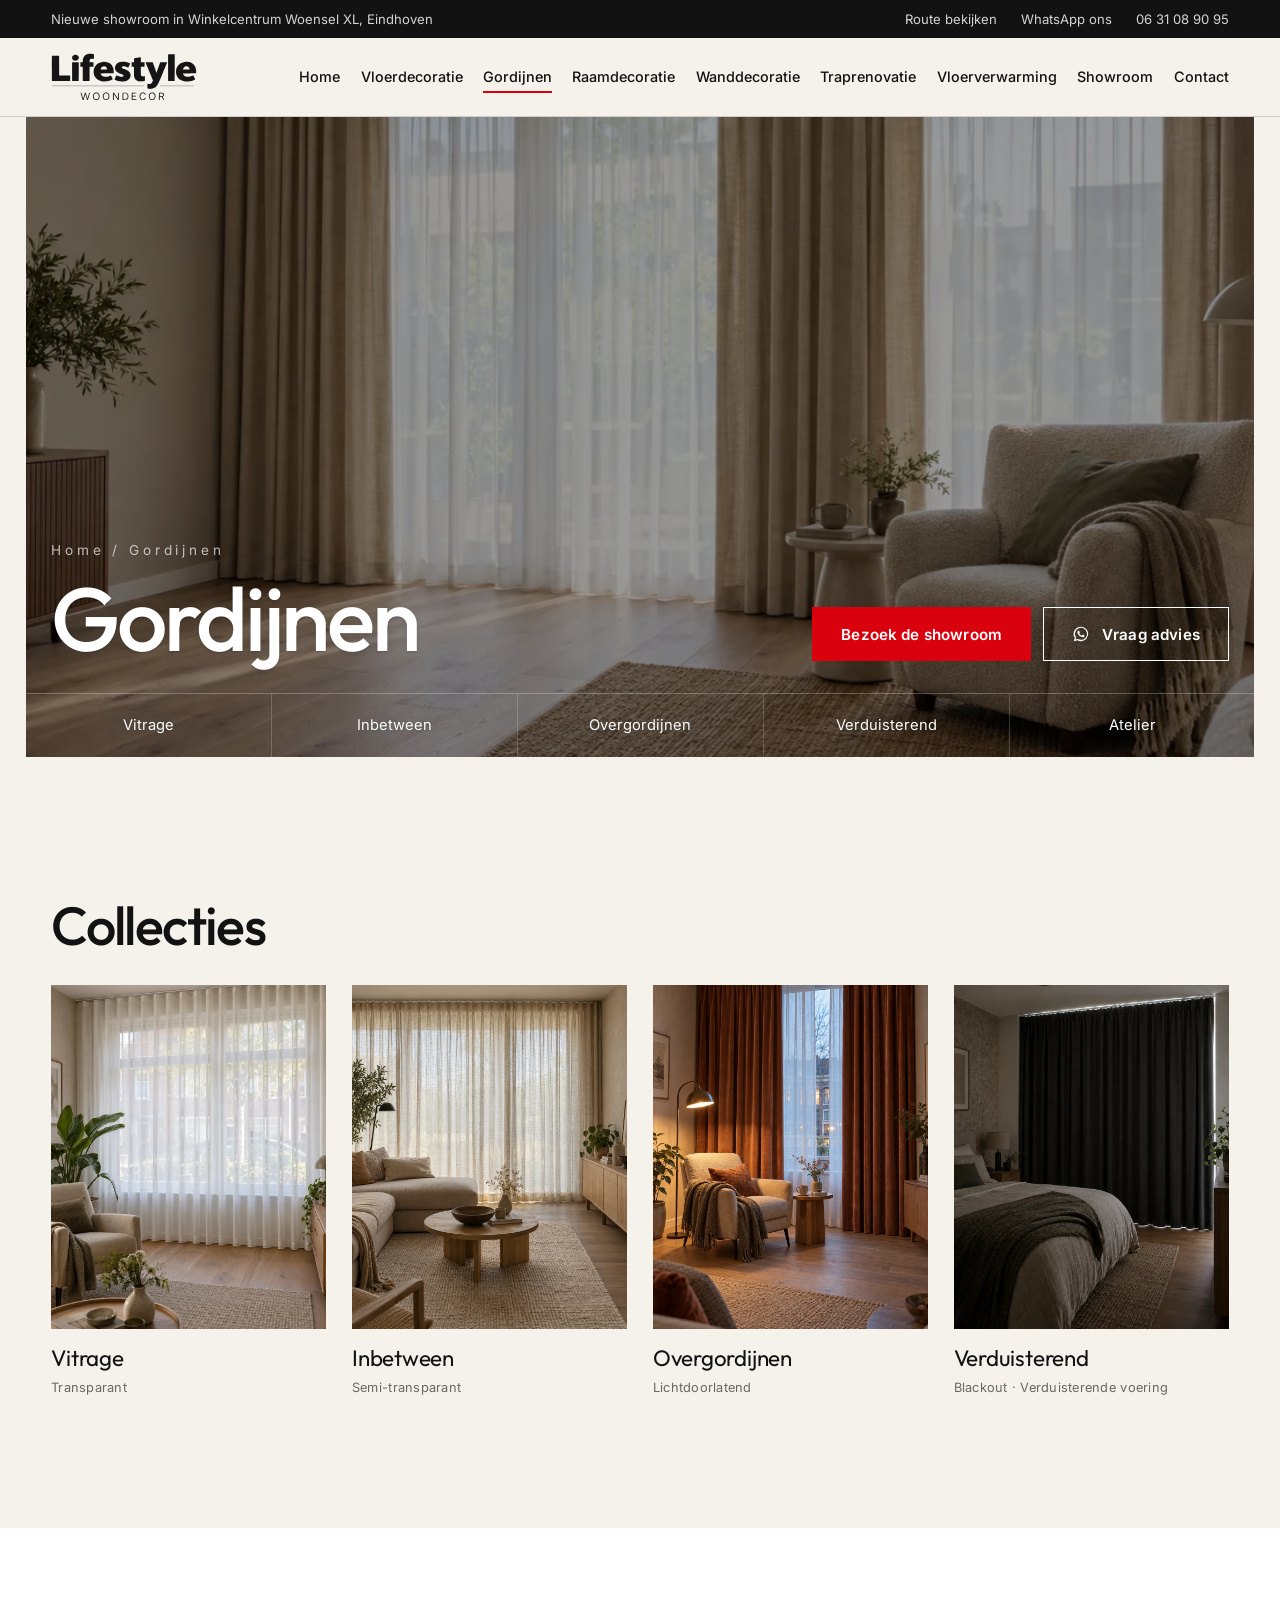
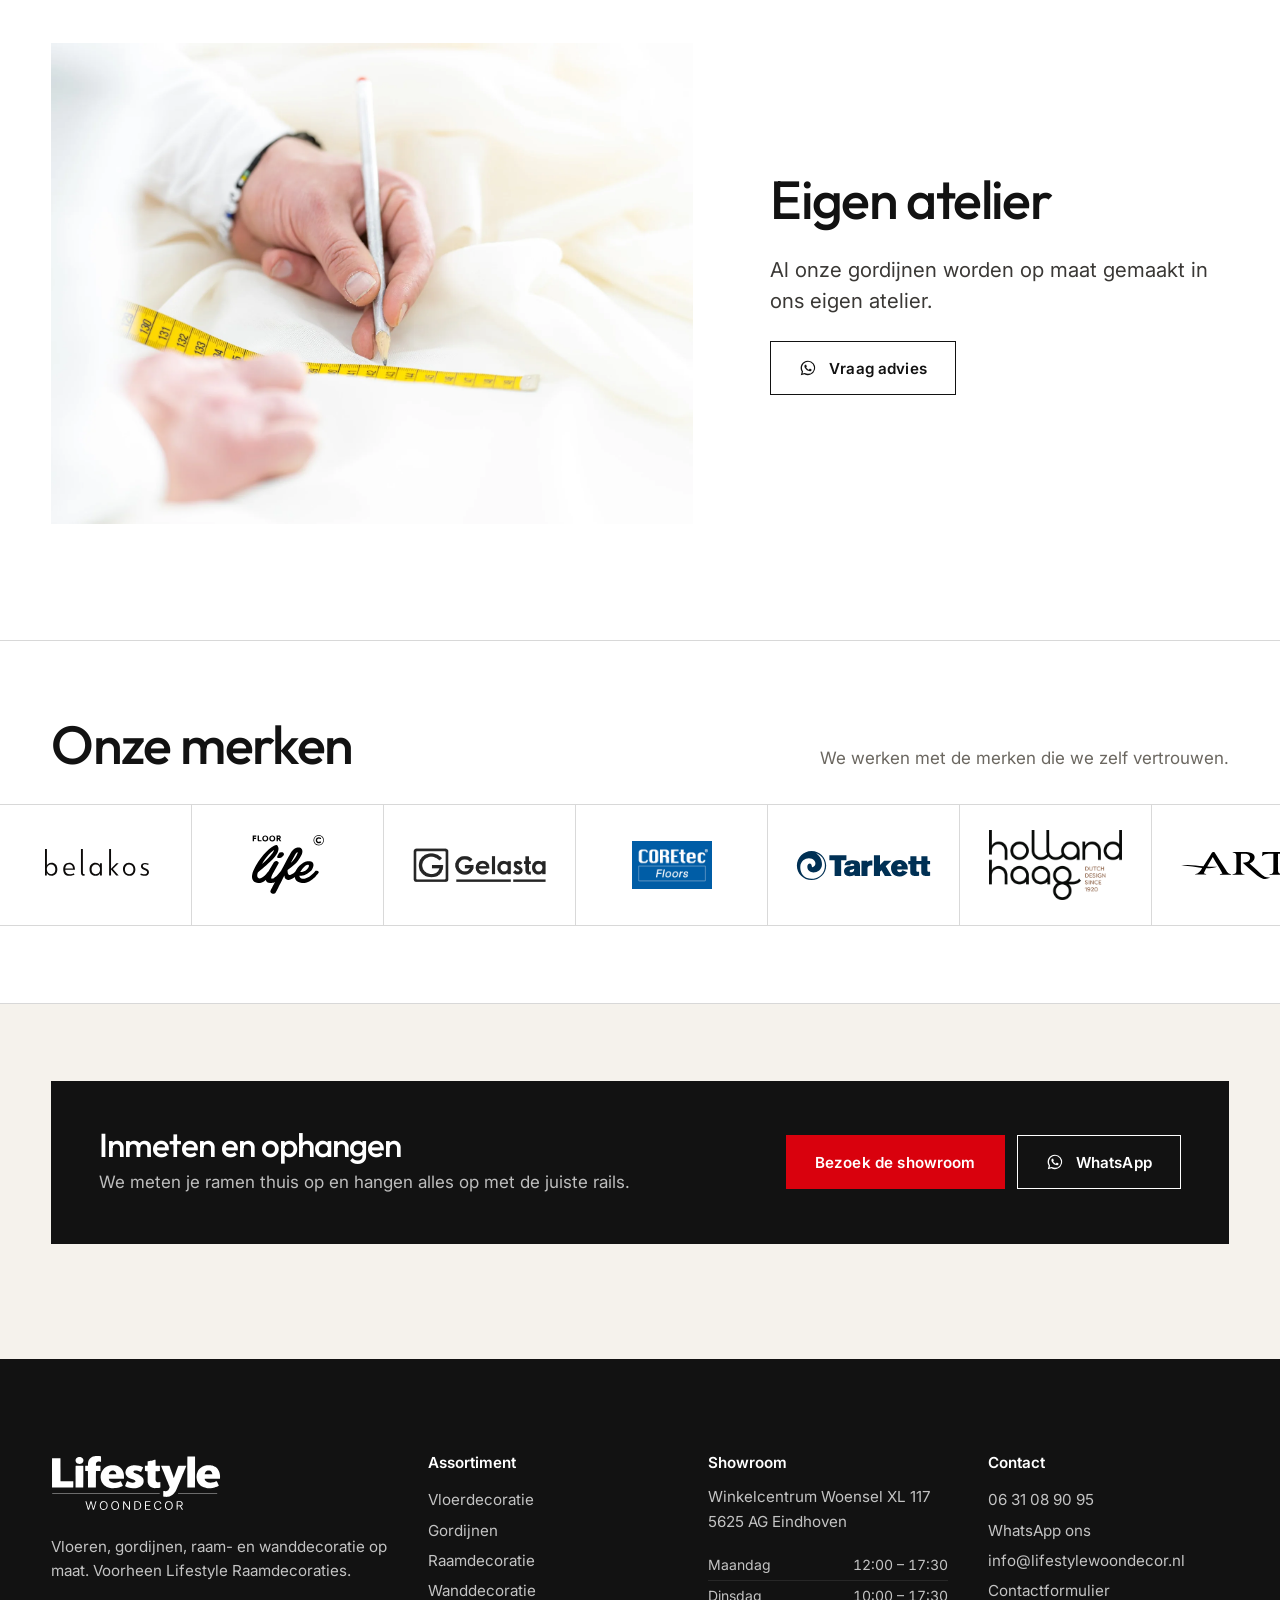
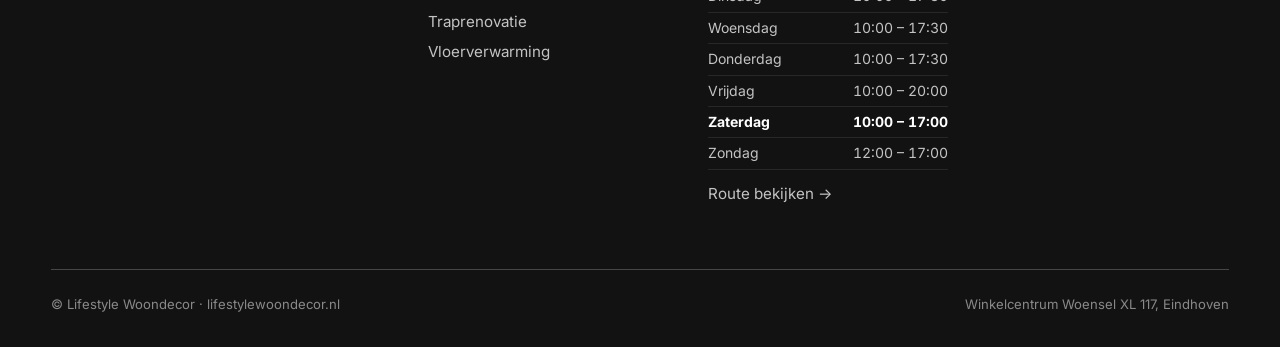
<file: gordijnen.html>
<!doctype html>
<html lang="nl">
<head>
<meta charset="utf-8">
<meta name="viewport" content="width=device-width, initial-scale=1, viewport-fit=cover">
<title>Gordijnen op maat uit eigen atelier | Lifestyle Woondecor</title>
<meta name="description" content="Vitrage, inbetween, overgordijnen en verduisterende gordijnen op maat, gemaakt in ons eigen atelier. Inclusief inmeten, rails en ophangen. Showroom in Woensel XL Eindhoven.">
<meta name="theme-color" content="#121212">
<link rel="icon" href="favicon.ico" sizes="any">
<link rel="icon" href="assets/img/favicon.svg" type="image/svg+xml">
<link rel="apple-touch-icon" href="assets/img/apple-touch-icon.png">
<link rel="preconnect" href="https://fonts.googleapis.com">
<link rel="preconnect" href="https://fonts.gstatic.com" crossorigin>
<link href="https://fonts.googleapis.com/css2?family=Inter:wght@400;500;600;700&amp;family=Outfit:wght@300;400;500;600;700&amp;display=swap" rel="stylesheet">
<link rel="stylesheet" href="assets/css/style.css?v=cb60c430">
</head>
<body>
<a class="sr-only" href="#inhoud">Naar de inhoud</a>
<div class="topbar">
  <div class="wrap">
    <span>Nieuwe showroom in Winkelcentrum Woensel XL, Eindhoven</span>
    <div class="topbar-links">
      <a href="https://www.google.com/maps/dir/?api=1&amp;destination=Lifestyle+Raamdecoraties%2C+Winkelcentrum+Woensel+117%2C+5625+AG+Eindhoven" target="_blank" rel="noopener">Route bekijken</a>
      <a href="https://wa.me/31631089095" target="_blank" rel="noopener">WhatsApp ons</a>
      <a href="tel:+31631089095">06 31 08 90 95</a>
    </div>
  </div>
</div>
<header class="site-header">
  <div class="wrap header-main">
    <a class="logo" href="./" aria-label="Lifestyle Woondecor, naar de homepage">
      <img src="assets/img/logo.svg" alt="Lifestyle Woondecor" width="1496" height="494">
    </a>
    <nav class="nav" aria-label="Hoofdmenu">
      <ul>
        <li><a href="./">Home</a></li>
        <li><a href="vloerdecoratie">Vloerdecoratie</a></li>
        <li><a href="gordijnen" aria-current="page">Gordijnen</a></li>
        <li><a href="raamdecoratie">Raamdecoratie</a></li>
        <li><a href="wanddecoratie">Wanddecoratie</a></li>
        <li><a href="traprenovatie">Traprenovatie</a></li>
        <li><a href="vloerverwarming">Vloerverwarming</a></li>
        <li><a href="showroom">Showroom</a></li>
        <li><a href="contact">Contact</a></li>
      </ul>
    </nav>
    <button class="menu-toggle" type="button" aria-expanded="false" aria-label="Menu openen"><span class="label">Menu</span><span class="bars"></span></button>
  </div>
</header>

<main id="inhoud">
<section class="cat-frame"><div class="frame">
  <img src="assets/img/sfeer/hero-gordijnen.webp" alt="Woonkamer met linnen gordijnen en vitrage" width="1536" height="1024" fetchpriority="high">
  <div class="t">
    <div><div class="crumbs"><a href="./">Home</a><span>/</span>Gordijnen</div><h1>Gordijnen</h1></div>
    <div class="btn-row"><a class="btn btn-red" href="showroom">Bezoek de showroom</a><a class="btn btn-ghost light" href="https://wa.me/31631089095?text=Hallo%2C%20ik%20heb%20een%20vraag%20over%20gordijnen." target="_blank" rel="noopener"><svg viewBox="0 0 24 24" fill="currentColor" aria-hidden="true"><path d="M12 2.2a9.7 9.7 0 0 0-8.3 14.8L2.4 21.6l4.7-1.2A9.7 9.7 0 1 0 12 2.2Zm0 17.6c-1.5 0-2.9-.4-4.2-1.1l-.3-.2-2.8.7.8-2.7-.2-.3a8 8 0 1 1 6.7 3.6Zm4.4-6c-.2-.1-1.4-.7-1.7-.8-.2-.1-.4-.1-.5.1l-.8 1c-.1.2-.3.2-.5.1-1.4-.7-2.3-1.2-3.2-2.8-.2-.4.2-.4.7-1.3.1-.2 0-.3 0-.4l-.8-1.8c-.2-.5-.4-.4-.5-.4h-.5c-.2 0-.4.1-.6.3-.2.2-.8.8-.8 2s.8 2.3 1 2.5c.1.2 1.6 2.5 4 3.5 1.5.6 2 .7 2.8.6.5-.1 1.4-.6 1.6-1.1.2-.6.2-1 .1-1.1l-.3-.4Z"/></svg>Vraag advies</a></div>
  </div>
  <nav aria-label="Collecties gordijnen"><ul><li><a href="#collecties">Vitrage</a></li><li><a href="#collecties">Inbetween</a></li><li><a href="#collecties">Overgordijnen</a></li><li><a href="#collecties">Verduisterend</a></li><li><a href="#atelier">Atelier</a></li></ul></nav>
</div></section>

<section id="collecties" style="scroll-margin-top:140px">
  <div class="wrap">
    <div class="collection-head"><h2>Collecties</h2></div>
    <div class="tiles">
      <div class="tile tile-static"><div class="ratio"><img src="assets/img/sfeer/gordijn-vitrage.webp" alt="" loading="lazy" width="1024" height="1536"></div><h3>Vitrage</h3><p class="props">Transparant</p></div>
      <div class="tile tile-static"><div class="ratio"><img src="assets/img/sfeer/gordijn-inbetween.webp" alt="" loading="lazy" width="1024" height="1536"></div><h3>Inbetween</h3><p class="props">Semi-transparant</p></div>
      <div class="tile tile-static"><div class="ratio"><img src="assets/img/sfeer/gordijn-overgordijn.webp" alt="" loading="lazy" width="1024" height="1536"></div><h3>Overgordijnen</h3><p class="props">Lichtdoorlatend</p></div>
      <div class="tile tile-static"><div class="ratio"><img src="assets/img/sfeer/gordijn-verduisterend.webp" alt="" loading="lazy" width="1024" height="1536"></div><h3>Verduisterend</h3><p class="props">Blackout · Verduisterende voering</p></div>
    </div>
  </div>
</section>
<section class="on-white" id="atelier" style="scroll-margin-top:140px">
  <div class="wrap two-col cols-7-5 center">
    <div class="ratio r-4x3"><img src="assets/img/atelier-stof-meten.webp" alt="Gordijnstof wordt opgemeten in het atelier" loading="lazy" width="1536" height="1024"></div>
    <div>
      <h2>Eigen atelier</h2>
      <p class="lead">Al onze gordijnen worden op maat gemaakt in ons eigen atelier.</p>
      <div class="btn-row" style="margin-top:24px"><a class="btn btn-ghost" href="https://wa.me/31631089095?text=Hallo%2C%20ik%20heb%20een%20vraag%20over%20gordijnen%20op%20maat." target="_blank" rel="noopener"><svg viewBox="0 0 24 24" fill="currentColor" aria-hidden="true"><path d="M12 2.2a9.7 9.7 0 0 0-8.3 14.8L2.4 21.6l4.7-1.2A9.7 9.7 0 1 0 12 2.2Zm0 17.6c-1.5 0-2.9-.4-4.2-1.1l-.3-.2-2.8.7.8-2.7-.2-.3a8 8 0 1 1 6.7 3.6Zm4.4-6c-.2-.1-1.4-.7-1.7-.8-.2-.1-.4-.1-.5.1l-.8 1c-.1.2-.3.2-.5.1-1.4-.7-2.3-1.2-3.2-2.8-.2-.4.2-.4.7-1.3.1-.2 0-.3 0-.4l-.8-1.8c-.2-.5-.4-.4-.5-.4h-.5c-.2 0-.4.1-.6.3-.2.2-.8.8-.8 2s.8 2.3 1 2.5c.1.2 1.6 2.5 4 3.5 1.5.6 2 .7 2.8.6.5-.1 1.4-.6 1.6-1.1.2-.6.2-1 .1-1.1l-.3-.4Z"/></svg>Vraag advies</a></div>
    </div>
  </div>
</section>
<section id="merken" class="brands-strip"><div class="wrap collection-head"><h2>Onze merken</h2><p>We werken met de merken die we zelf vertrouwen.</p></div><div class="logo-marquee"><ul class="logo-track" style="list-style:none"><li class="logo-item"><img src="assets/img/merken/belakos.svg" alt="Belakos" loading="lazy"></li><li class="logo-item tall"><img src="assets/img/merken/floorlife.svg" alt="Floorlife" loading="lazy"></li><li class="logo-item invert"><img src="assets/img/merken/gelasta.png" alt="Gelasta" loading="lazy"></li><li class="logo-item"><img src="assets/img/merken/coretec.png" alt="COREtec" loading="lazy"></li><li class="logo-item"><img src="assets/img/merken/tarkett.svg" alt="Tarkett" loading="lazy"></li><li class="logo-item tall"><img src="assets/img/merken/holland-haag.png" alt="Holland Haag" loading="lazy"></li><li class="logo-item"><img src="assets/img/merken/arte.svg" alt="Arte" loading="lazy"></li><li class="logo-item tall"><img src="assets/img/merken/hookedonwalls.svg" alt="HookedOnWalls" loading="lazy"></li><li class="logo-item"><img src="assets/img/merken/floer.svg" alt="Floer" loading="lazy"></li><li class="logo-item"><img src="assets/img/merken/therdex.svg" alt="Therdex" loading="lazy"></li><li class="logo-item"><img src="assets/img/merken/vtwonen.svg" alt="vtwonen" loading="lazy"></li><li class="logo-item"><img src="assets/img/merken/quick-step.svg" alt="Quick-Step" loading="lazy"></li><li class="logo-item"><img src="assets/img/merken/vadain.svg" alt="Vadain" loading="lazy"></li><li class="logo-item"><img src="assets/img/merken/mflor.svg" alt="mFLOR" loading="lazy"></li><li class="logo-item tall"><img src="assets/img/merken/ambiant.svg" alt="Ambiant" loading="lazy"></li><li class="logo-item"><img src="assets/img/merken/mart-visser.svg" alt="Mart Visser" loading="lazy"></li><li class="logo-item"><img src="assets/img/merken/zonnelux.svg" alt="Zonnelux" loading="lazy"></li><li class="logo-item"><img src="assets/img/merken/velux.svg" alt="VELUX" loading="lazy"></li><li class="logo-item"><img src="assets/img/merken/fakro.png" alt="FAKRO" loading="lazy"></li><li class="logo-item" aria-hidden="true"><img src="assets/img/merken/belakos.svg" alt="" loading="lazy"></li><li class="logo-item tall" aria-hidden="true"><img src="assets/img/merken/floorlife.svg" alt="" loading="lazy"></li><li class="logo-item invert" aria-hidden="true"><img src="assets/img/merken/gelasta.png" alt="" loading="lazy"></li><li class="logo-item" aria-hidden="true"><img src="assets/img/merken/coretec.png" alt="" loading="lazy"></li><li class="logo-item" aria-hidden="true"><img src="assets/img/merken/tarkett.svg" alt="" loading="lazy"></li><li class="logo-item tall" aria-hidden="true"><img src="assets/img/merken/holland-haag.png" alt="" loading="lazy"></li><li class="logo-item" aria-hidden="true"><img src="assets/img/merken/arte.svg" alt="" loading="lazy"></li><li class="logo-item tall" aria-hidden="true"><img src="assets/img/merken/hookedonwalls.svg" alt="" loading="lazy"></li><li class="logo-item" aria-hidden="true"><img src="assets/img/merken/floer.svg" alt="" loading="lazy"></li><li class="logo-item" aria-hidden="true"><img src="assets/img/merken/therdex.svg" alt="" loading="lazy"></li><li class="logo-item" aria-hidden="true"><img src="assets/img/merken/vtwonen.svg" alt="" loading="lazy"></li><li class="logo-item" aria-hidden="true"><img src="assets/img/merken/quick-step.svg" alt="" loading="lazy"></li><li class="logo-item" aria-hidden="true"><img src="assets/img/merken/vadain.svg" alt="" loading="lazy"></li><li class="logo-item" aria-hidden="true"><img src="assets/img/merken/mflor.svg" alt="" loading="lazy"></li><li class="logo-item tall" aria-hidden="true"><img src="assets/img/merken/ambiant.svg" alt="" loading="lazy"></li><li class="logo-item" aria-hidden="true"><img src="assets/img/merken/mart-visser.svg" alt="" loading="lazy"></li><li class="logo-item" aria-hidden="true"><img src="assets/img/merken/zonnelux.svg" alt="" loading="lazy"></li><li class="logo-item" aria-hidden="true"><img src="assets/img/merken/velux.svg" alt="" loading="lazy"></li><li class="logo-item" aria-hidden="true"><img src="assets/img/merken/fakro.png" alt="" loading="lazy"></li></ul></div></section><section>
  <div class="wrap">
    <div class="advice">
      <div><h2>Inmeten en ophangen</h2><p>We meten je ramen thuis op en hangen alles op met de juiste rails.</p></div>
      <div class="btn-row"><a class="btn btn-red" href="showroom">Bezoek de showroom</a><a class="btn btn-ghost light" href="https://wa.me/31631089095?text=Hallo%2C%20ik%20heb%20een%20vraag%20over%20het%20inmeten%20van%20gordijnen." target="_blank" rel="noopener"><svg viewBox="0 0 24 24" fill="currentColor" aria-hidden="true"><path d="M12 2.2a9.7 9.7 0 0 0-8.3 14.8L2.4 21.6l4.7-1.2A9.7 9.7 0 1 0 12 2.2Zm0 17.6c-1.5 0-2.9-.4-4.2-1.1l-.3-.2-2.8.7.8-2.7-.2-.3a8 8 0 1 1 6.7 3.6Zm4.4-6c-.2-.1-1.4-.7-1.7-.8-.2-.1-.4-.1-.5.1l-.8 1c-.1.2-.3.2-.5.1-1.4-.7-2.3-1.2-3.2-2.8-.2-.4.2-.4.7-1.3.1-.2 0-.3 0-.4l-.8-1.8c-.2-.5-.4-.4-.5-.4h-.5c-.2 0-.4.1-.6.3-.2.2-.8.8-.8 2s.8 2.3 1 2.5c.1.2 1.6 2.5 4 3.5 1.5.6 2 .7 2.8.6.5-.1 1.4-.6 1.6-1.1.2-.6.2-1 .1-1.1l-.3-.4Z"/></svg>WhatsApp</a></div>
    </div>
  </div>
</section>
</main>
<footer class="site-footer">
  <div class="wrap">
    <div class="footer-top">
      <div>
        <a class="logo" href="./"><img src="assets/img/logo-wit.svg" alt="Lifestyle Woondecor" width="1496" height="494" loading="lazy"></a>
        <p>Vloeren, gordijnen, raam- en wanddecoratie op maat. Voorheen Lifestyle Raamdecoraties.</p>
      </div>
      <div>
        <h4>Assortiment</h4>
        <ul>
          <li><a href="vloerdecoratie">Vloerdecoratie</a></li>
          <li><a href="gordijnen">Gordijnen</a></li>
          <li><a href="raamdecoratie">Raamdecoratie</a></li>
          <li><a href="wanddecoratie">Wanddecoratie</a></li>
          <li><a href="traprenovatie">Traprenovatie</a></li>
          <li><a href="vloerverwarming">Vloerverwarming</a></li>
        </ul>
      </div>
      <div>
        <h4>Showroom</h4>
        <address>Winkelcentrum Woensel XL 117<br>5625 AG Eindhoven</address>
        <dl class="hours hours-foot"><div data-dag="1"><dt>Maandag</dt><dd>12:00 – 17:30</dd></div><div data-dag="2"><dt>Dinsdag</dt><dd>10:00 – 17:30</dd></div><div data-dag="3"><dt>Woensdag</dt><dd>10:00 – 17:30</dd></div><div data-dag="4"><dt>Donderdag</dt><dd>10:00 – 17:30</dd></div><div data-dag="5"><dt>Vrijdag</dt><dd>10:00 – 20:00</dd></div><div data-dag="6"><dt>Zaterdag</dt><dd>10:00 – 17:00</dd></div><div data-dag="0"><dt>Zondag</dt><dd>12:00 – 17:00</dd></div></dl>
        <p style="margin-top:12px"><a href="https://www.google.com/maps/dir/?api=1&amp;destination=Lifestyle+Raamdecoraties%2C+Winkelcentrum+Woensel+117%2C+5625+AG+Eindhoven" target="_blank" rel="noopener">Route bekijken →</a></p>
      </div>
      <div>
        <h4>Contact</h4>
        <ul>
          <li><a href="tel:+31631089095">06 31 08 90 95</a></li>
          <li><a href="https://wa.me/31631089095" target="_blank" rel="noopener">WhatsApp ons</a></li>
          <li><a href="mailto:info@lifestylewoondecor.nl">info@lifestylewoondecor.nl</a></li>
          <li><a href="contact">Contactformulier</a></li>
        </ul>
      </div>
    </div>
    <div class="footer-bottom">
      <span>© Lifestyle Woondecor · lifestylewoondecor.nl</span>
      <span>Winkelcentrum Woensel XL 117, Eindhoven</span>
    </div>
  </div>
</footer>
<nav class="action-bar" aria-label="Snel contact">
  <a href="https://www.google.com/maps/dir/?api=1&amp;destination=Lifestyle+Raamdecoraties%2C+Winkelcentrum+Woensel+117%2C+5625+AG+Eindhoven" target="_blank" rel="noopener"><svg viewBox="0 0 24 24" fill="none" stroke="currentColor" stroke-width="1.8" aria-hidden="true"><path d="M12 21s-7-6.2-7-11.5A7 7 0 0 1 19 9.5C19 14.8 12 21 12 21Z"/><circle cx="12" cy="9.5" r="2.5"/></svg>Route bekijken</a>
  <a href="https://wa.me/31631089095" target="_blank" rel="noopener"><svg viewBox="0 0 24 24" fill="currentColor" aria-hidden="true"><path d="M12 2.2a9.7 9.7 0 0 0-8.3 14.8L2.4 21.6l4.7-1.2A9.7 9.7 0 1 0 12 2.2Zm0 17.6c-1.5 0-2.9-.4-4.2-1.1l-.3-.2-2.8.7.8-2.7-.2-.3a8 8 0 1 1 6.7 3.6Zm4.4-6c-.2-.1-1.4-.7-1.7-.8-.2-.1-.4-.1-.5.1l-.8 1c-.1.2-.3.2-.5.1-1.4-.7-2.3-1.2-3.2-2.8-.2-.4.2-.4.7-1.3.1-.2 0-.3 0-.4l-.8-1.8c-.2-.5-.4-.4-.5-.4h-.5c-.2 0-.4.1-.6.3-.2.2-.8.8-.8 2s.8 2.3 1 2.5c.1.2 1.6 2.5 4 3.5 1.5.6 2 .7 2.8.6.5-.1 1.4-.6 1.6-1.1.2-.6.2-1 .1-1.1l-.3-.4Z"/></svg>WhatsApp ons</a>
</nav>

<script src="assets/js/main.js?v=cb60c430"></script>
</body>
</html>
</file>
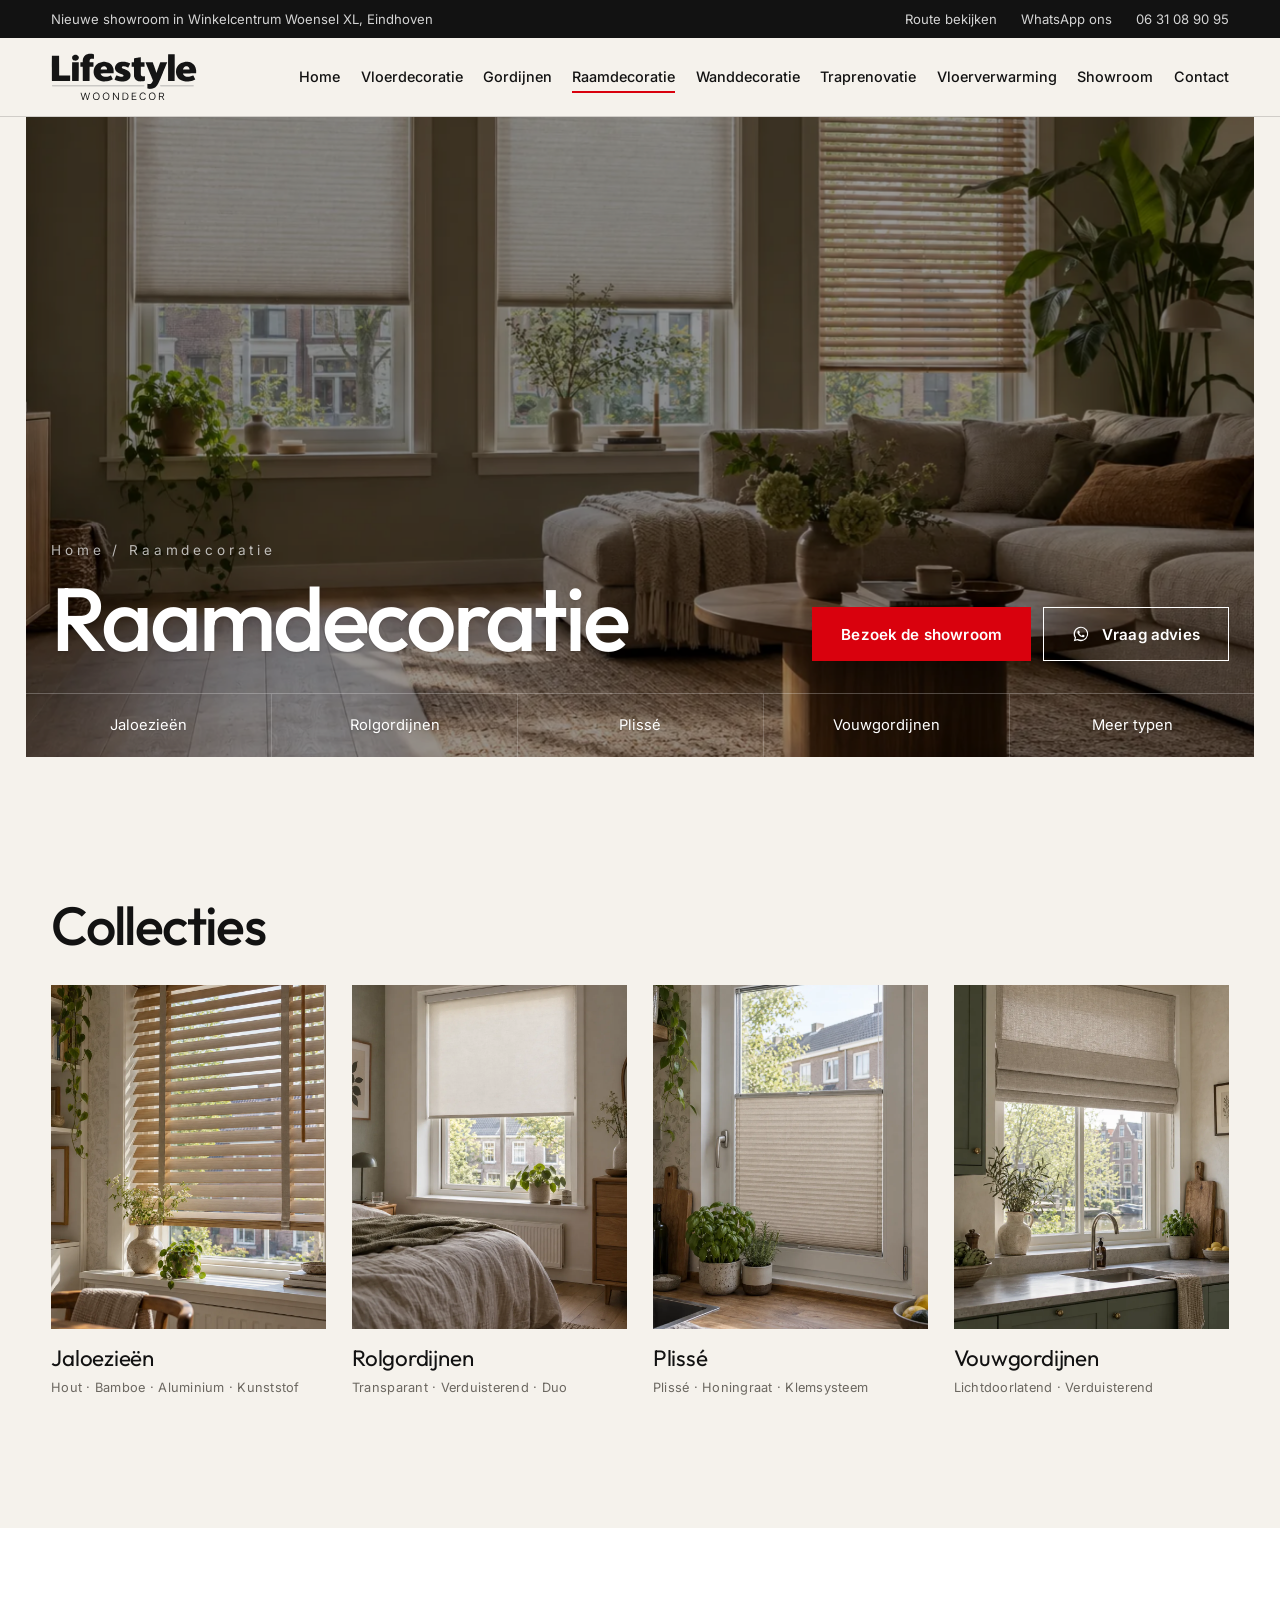
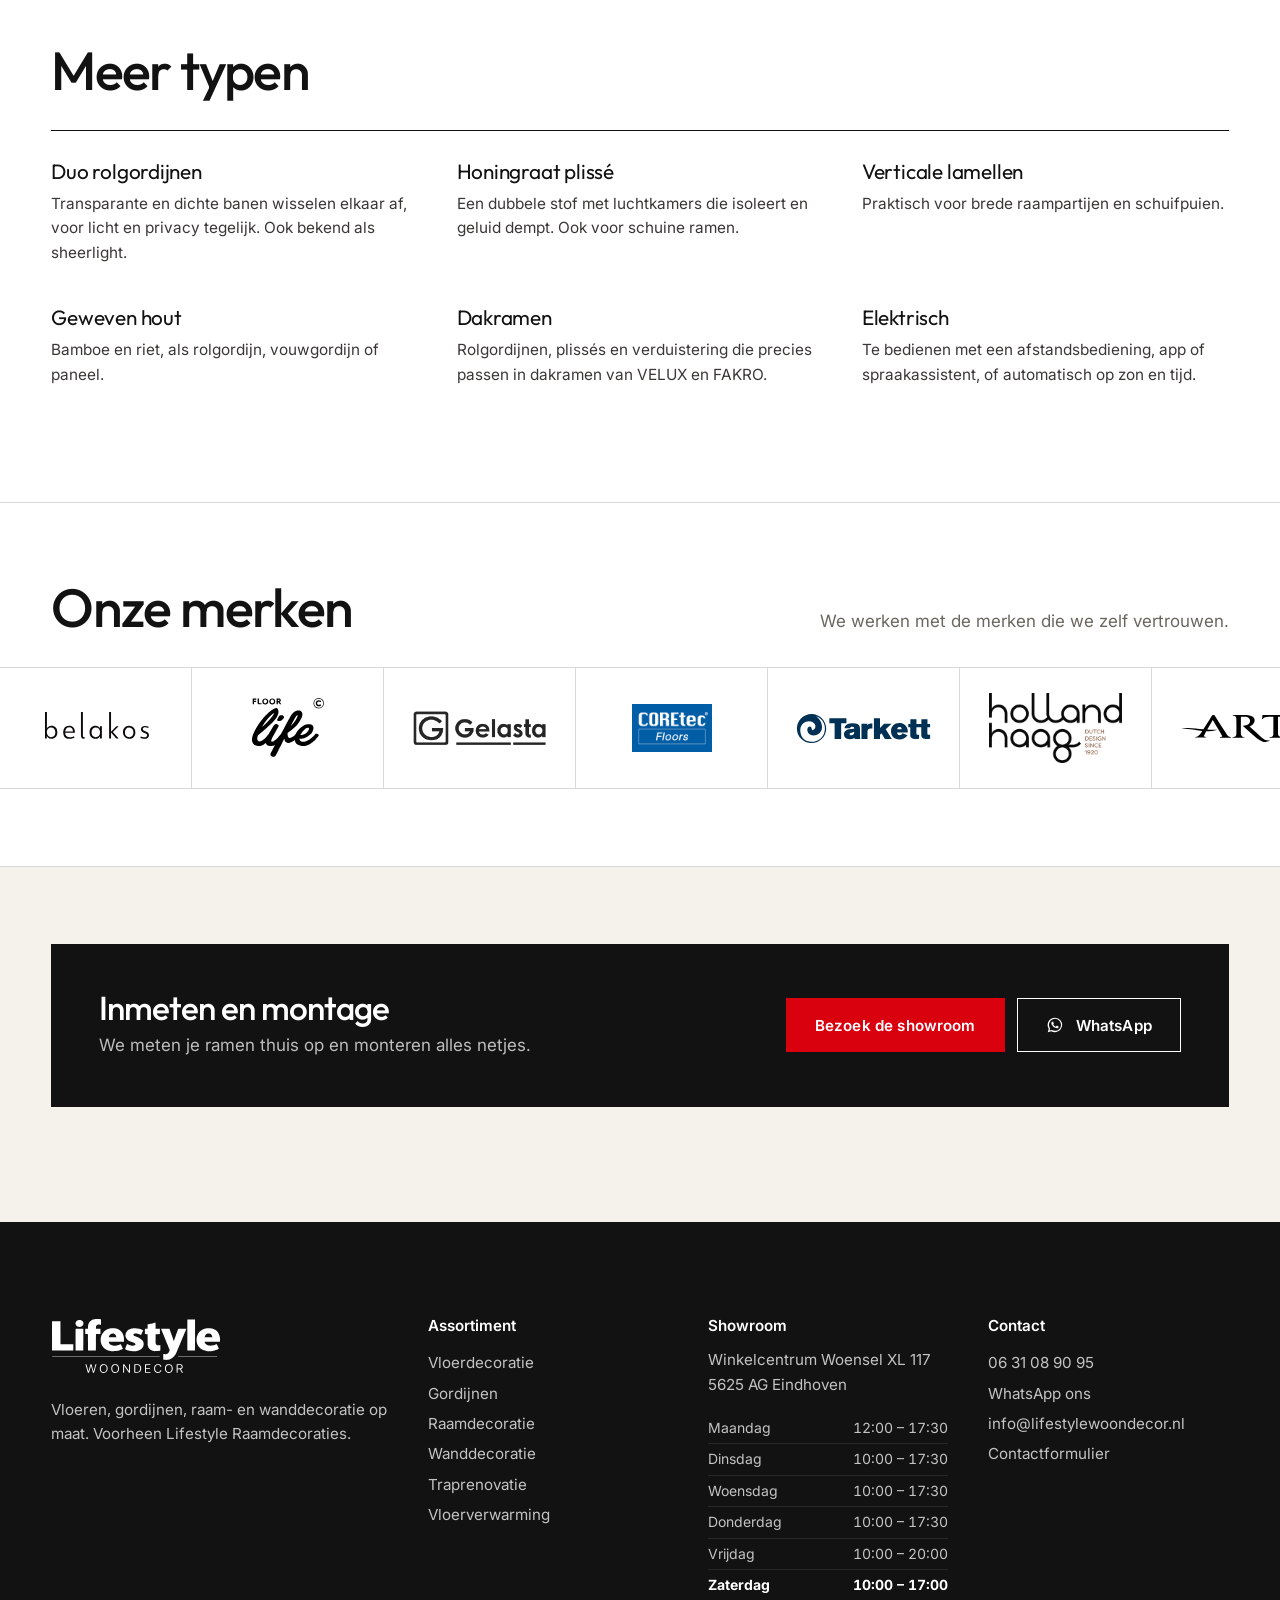
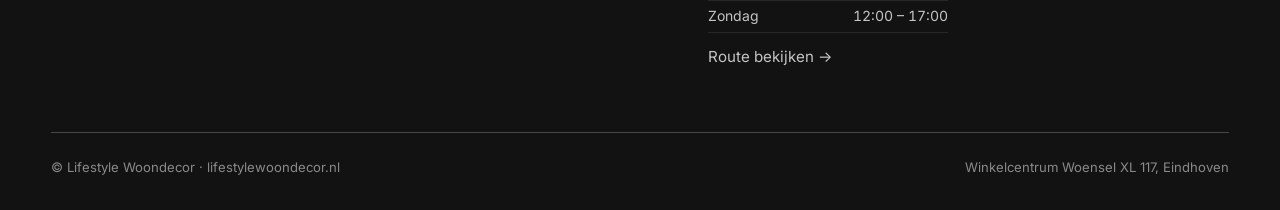
<file: raamdecoratie.html>
<!doctype html>
<html lang="nl">
<head>
<meta charset="utf-8">
<meta name="viewport" content="width=device-width, initial-scale=1, viewport-fit=cover">
<title>Raamdecoratie: jaloezieën, rolgordijnen en plissé | Lifestyle Woondecor</title>
<meta name="description" content="Jaloezieën, rolgordijnen, duo rolgordijnen, plissé, honingraat, vouwgordijnen, verticale lamellen en dakraamdecoratie op maat, inclusief inmeten en montage.">
<meta name="theme-color" content="#121212">
<link rel="icon" href="favicon.ico" sizes="any">
<link rel="icon" href="assets/img/favicon.svg" type="image/svg+xml">
<link rel="apple-touch-icon" href="assets/img/apple-touch-icon.png">
<link rel="preconnect" href="https://fonts.googleapis.com">
<link rel="preconnect" href="https://fonts.gstatic.com" crossorigin>
<link href="https://fonts.googleapis.com/css2?family=Inter:wght@400;500;600;700&amp;family=Outfit:wght@300;400;500;600;700&amp;display=swap" rel="stylesheet">
<link rel="stylesheet" href="assets/css/style.css?v=cb60c430">
</head>
<body>
<a class="sr-only" href="#inhoud">Naar de inhoud</a>
<div class="topbar">
  <div class="wrap">
    <span>Nieuwe showroom in Winkelcentrum Woensel XL, Eindhoven</span>
    <div class="topbar-links">
      <a href="https://www.google.com/maps/dir/?api=1&amp;destination=Lifestyle+Raamdecoraties%2C+Winkelcentrum+Woensel+117%2C+5625+AG+Eindhoven" target="_blank" rel="noopener">Route bekijken</a>
      <a href="https://wa.me/31631089095" target="_blank" rel="noopener">WhatsApp ons</a>
      <a href="tel:+31631089095">06 31 08 90 95</a>
    </div>
  </div>
</div>
<header class="site-header">
  <div class="wrap header-main">
    <a class="logo" href="./" aria-label="Lifestyle Woondecor, naar de homepage">
      <img src="assets/img/logo.svg" alt="Lifestyle Woondecor" width="1496" height="494">
    </a>
    <nav class="nav" aria-label="Hoofdmenu">
      <ul>
        <li><a href="./">Home</a></li>
        <li><a href="vloerdecoratie">Vloerdecoratie</a></li>
        <li><a href="gordijnen">Gordijnen</a></li>
        <li><a href="raamdecoratie" aria-current="page">Raamdecoratie</a></li>
        <li><a href="wanddecoratie">Wanddecoratie</a></li>
        <li><a href="traprenovatie">Traprenovatie</a></li>
        <li><a href="vloerverwarming">Vloerverwarming</a></li>
        <li><a href="showroom">Showroom</a></li>
        <li><a href="contact">Contact</a></li>
      </ul>
    </nav>
    <button class="menu-toggle" type="button" aria-expanded="false" aria-label="Menu openen"><span class="label">Menu</span><span class="bars"></span></button>
  </div>
</header>

<main id="inhoud">
<section class="cat-frame"><div class="frame">
  <img src="assets/img/sfeer/hero-raamdecoratie.webp" alt="Woonkamer met plissés en houten jaloezie" width="1536" height="1024" fetchpriority="high">
  <div class="t">
    <div><div class="crumbs"><a href="./">Home</a><span>/</span>Raamdecoratie</div><h1>Raamdecoratie</h1></div>
    <div class="btn-row"><a class="btn btn-red" href="showroom">Bezoek de showroom</a><a class="btn btn-ghost light" href="https://wa.me/31631089095?text=Hallo%2C%20ik%20heb%20een%20vraag%20over%20raamdecoratie." target="_blank" rel="noopener"><svg viewBox="0 0 24 24" fill="currentColor" aria-hidden="true"><path d="M12 2.2a9.7 9.7 0 0 0-8.3 14.8L2.4 21.6l4.7-1.2A9.7 9.7 0 1 0 12 2.2Zm0 17.6c-1.5 0-2.9-.4-4.2-1.1l-.3-.2-2.8.7.8-2.7-.2-.3a8 8 0 1 1 6.7 3.6Zm4.4-6c-.2-.1-1.4-.7-1.7-.8-.2-.1-.4-.1-.5.1l-.8 1c-.1.2-.3.2-.5.1-1.4-.7-2.3-1.2-3.2-2.8-.2-.4.2-.4.7-1.3.1-.2 0-.3 0-.4l-.8-1.8c-.2-.5-.4-.4-.5-.4h-.5c-.2 0-.4.1-.6.3-.2.2-.8.8-.8 2s.8 2.3 1 2.5c.1.2 1.6 2.5 4 3.5 1.5.6 2 .7 2.8.6.5-.1 1.4-.6 1.6-1.1.2-.6.2-1 .1-1.1l-.3-.4Z"/></svg>Vraag advies</a></div>
  </div>
  <nav aria-label="Collecties raamdecoratie"><ul><li><a href="#jaloezieen">Jaloezieën</a></li><li><a href="#rolgordijnen">Rolgordijnen</a></li><li><a href="#plisse">Plissé</a></li><li><a href="#vouwgordijnen">Vouwgordijnen</a></li><li><a href="#meer">Meer typen</a></li></ul></nav>
</div></section>

<section id="collecties" style="scroll-margin-top:140px">
  <div class="wrap">
    <div class="collection-head"><h2>Collecties</h2></div>
    <div class="tiles">
      <div class="tile tile-static" id="jaloezieen"><div class="ratio"><img src="assets/img/sfeer/jaloezie-hout.webp" alt="" loading="lazy" width="1024" height="1536"></div><h3>Jaloezieën</h3><p class="props">Hout · Bamboe · Aluminium · Kunststof</p></div>
      <div class="tile tile-static" id="rolgordijnen"><div class="ratio"><img src="assets/img/sfeer/rolgordijn-slaapkamer.webp" alt="" loading="lazy" width="1024" height="1536"></div><h3>Rolgordijnen</h3><p class="props">Transparant · Verduisterend · Duo</p></div>
      <div class="tile tile-static" id="plisse"><div class="ratio"><img src="assets/img/sfeer/plisse-draaikiep.webp" alt="" loading="lazy" width="1024" height="1536"></div><h3>Plissé</h3><p class="props">Plissé · Honingraat · Klemsysteem</p></div>
      <div class="tile tile-static" id="vouwgordijnen"><div class="ratio"><img src="assets/img/sfeer/vouwgordijn-keuken.webp" alt="" loading="lazy" width="1024" height="1536"></div><h3>Vouwgordijnen</h3><p class="props">Lichtdoorlatend · Verduisterend</p></div>
    </div>
  </div>
</section>
<section class="on-white" id="meer" style="scroll-margin-top:140px">
  <div class="wrap">
    <div class="collection-head"><h2>Meer typen</h2></div>
    <div class="points cols-3" style="row-gap:40px">
      <div><h3>Duo rolgordijnen</h3><p>Transparante en dichte banen wisselen elkaar af, voor licht en privacy tegelijk. Ook bekend als sheerlight.</p></div>
      <div><h3>Honingraat plissé</h3><p>Een dubbele stof met luchtkamers die isoleert en geluid dempt. Ook voor schuine ramen.</p></div>
      <div><h3>Verticale lamellen</h3><p>Praktisch voor brede raampartijen en schuifpuien.</p></div>
      <div><h3>Geweven hout</h3><p>Bamboe en riet, als rolgordijn, vouwgordijn of paneel.</p></div>
      <div><h3>Dakramen</h3><p>Rolgordijnen, plissés en verduistering die precies passen in dakramen van VELUX en FAKRO.</p></div>
      <div><h3>Elektrisch</h3><p>Te bedienen met een afstandsbediening, app of spraakassistent, of automatisch op zon en tijd.</p></div>
    </div>
  </div>
</section>
<section id="merken" class="brands-strip"><div class="wrap collection-head"><h2>Onze merken</h2><p>We werken met de merken die we zelf vertrouwen.</p></div><div class="logo-marquee"><ul class="logo-track" style="list-style:none"><li class="logo-item"><img src="assets/img/merken/belakos.svg" alt="Belakos" loading="lazy"></li><li class="logo-item tall"><img src="assets/img/merken/floorlife.svg" alt="Floorlife" loading="lazy"></li><li class="logo-item invert"><img src="assets/img/merken/gelasta.png" alt="Gelasta" loading="lazy"></li><li class="logo-item"><img src="assets/img/merken/coretec.png" alt="COREtec" loading="lazy"></li><li class="logo-item"><img src="assets/img/merken/tarkett.svg" alt="Tarkett" loading="lazy"></li><li class="logo-item tall"><img src="assets/img/merken/holland-haag.png" alt="Holland Haag" loading="lazy"></li><li class="logo-item"><img src="assets/img/merken/arte.svg" alt="Arte" loading="lazy"></li><li class="logo-item tall"><img src="assets/img/merken/hookedonwalls.svg" alt="HookedOnWalls" loading="lazy"></li><li class="logo-item"><img src="assets/img/merken/floer.svg" alt="Floer" loading="lazy"></li><li class="logo-item"><img src="assets/img/merken/therdex.svg" alt="Therdex" loading="lazy"></li><li class="logo-item"><img src="assets/img/merken/vtwonen.svg" alt="vtwonen" loading="lazy"></li><li class="logo-item"><img src="assets/img/merken/quick-step.svg" alt="Quick-Step" loading="lazy"></li><li class="logo-item"><img src="assets/img/merken/vadain.svg" alt="Vadain" loading="lazy"></li><li class="logo-item"><img src="assets/img/merken/mflor.svg" alt="mFLOR" loading="lazy"></li><li class="logo-item tall"><img src="assets/img/merken/ambiant.svg" alt="Ambiant" loading="lazy"></li><li class="logo-item"><img src="assets/img/merken/mart-visser.svg" alt="Mart Visser" loading="lazy"></li><li class="logo-item"><img src="assets/img/merken/zonnelux.svg" alt="Zonnelux" loading="lazy"></li><li class="logo-item"><img src="assets/img/merken/velux.svg" alt="VELUX" loading="lazy"></li><li class="logo-item"><img src="assets/img/merken/fakro.png" alt="FAKRO" loading="lazy"></li><li class="logo-item" aria-hidden="true"><img src="assets/img/merken/belakos.svg" alt="" loading="lazy"></li><li class="logo-item tall" aria-hidden="true"><img src="assets/img/merken/floorlife.svg" alt="" loading="lazy"></li><li class="logo-item invert" aria-hidden="true"><img src="assets/img/merken/gelasta.png" alt="" loading="lazy"></li><li class="logo-item" aria-hidden="true"><img src="assets/img/merken/coretec.png" alt="" loading="lazy"></li><li class="logo-item" aria-hidden="true"><img src="assets/img/merken/tarkett.svg" alt="" loading="lazy"></li><li class="logo-item tall" aria-hidden="true"><img src="assets/img/merken/holland-haag.png" alt="" loading="lazy"></li><li class="logo-item" aria-hidden="true"><img src="assets/img/merken/arte.svg" alt="" loading="lazy"></li><li class="logo-item tall" aria-hidden="true"><img src="assets/img/merken/hookedonwalls.svg" alt="" loading="lazy"></li><li class="logo-item" aria-hidden="true"><img src="assets/img/merken/floer.svg" alt="" loading="lazy"></li><li class="logo-item" aria-hidden="true"><img src="assets/img/merken/therdex.svg" alt="" loading="lazy"></li><li class="logo-item" aria-hidden="true"><img src="assets/img/merken/vtwonen.svg" alt="" loading="lazy"></li><li class="logo-item" aria-hidden="true"><img src="assets/img/merken/quick-step.svg" alt="" loading="lazy"></li><li class="logo-item" aria-hidden="true"><img src="assets/img/merken/vadain.svg" alt="" loading="lazy"></li><li class="logo-item" aria-hidden="true"><img src="assets/img/merken/mflor.svg" alt="" loading="lazy"></li><li class="logo-item tall" aria-hidden="true"><img src="assets/img/merken/ambiant.svg" alt="" loading="lazy"></li><li class="logo-item" aria-hidden="true"><img src="assets/img/merken/mart-visser.svg" alt="" loading="lazy"></li><li class="logo-item" aria-hidden="true"><img src="assets/img/merken/zonnelux.svg" alt="" loading="lazy"></li><li class="logo-item" aria-hidden="true"><img src="assets/img/merken/velux.svg" alt="" loading="lazy"></li><li class="logo-item" aria-hidden="true"><img src="assets/img/merken/fakro.png" alt="" loading="lazy"></li></ul></div></section><section>
  <div class="wrap">
    <div class="advice">
      <div><h2>Inmeten en montage</h2><p>We meten je ramen thuis op en monteren alles netjes.</p></div>
      <div class="btn-row"><a class="btn btn-red" href="showroom">Bezoek de showroom</a><a class="btn btn-ghost light" href="https://wa.me/31631089095?text=Hallo%2C%20ik%20heb%20een%20vraag%20over%20inmeten%20van%20raamdecoratie." target="_blank" rel="noopener"><svg viewBox="0 0 24 24" fill="currentColor" aria-hidden="true"><path d="M12 2.2a9.7 9.7 0 0 0-8.3 14.8L2.4 21.6l4.7-1.2A9.7 9.7 0 1 0 12 2.2Zm0 17.6c-1.5 0-2.9-.4-4.2-1.1l-.3-.2-2.8.7.8-2.7-.2-.3a8 8 0 1 1 6.7 3.6Zm4.4-6c-.2-.1-1.4-.7-1.7-.8-.2-.1-.4-.1-.5.1l-.8 1c-.1.2-.3.2-.5.1-1.4-.7-2.3-1.2-3.2-2.8-.2-.4.2-.4.7-1.3.1-.2 0-.3 0-.4l-.8-1.8c-.2-.5-.4-.4-.5-.4h-.5c-.2 0-.4.1-.6.3-.2.2-.8.8-.8 2s.8 2.3 1 2.5c.1.2 1.6 2.5 4 3.5 1.5.6 2 .7 2.8.6.5-.1 1.4-.6 1.6-1.1.2-.6.2-1 .1-1.1l-.3-.4Z"/></svg>WhatsApp</a></div>
    </div>
  </div>
</section>
</main>
<footer class="site-footer">
  <div class="wrap">
    <div class="footer-top">
      <div>
        <a class="logo" href="./"><img src="assets/img/logo-wit.svg" alt="Lifestyle Woondecor" width="1496" height="494" loading="lazy"></a>
        <p>Vloeren, gordijnen, raam- en wanddecoratie op maat. Voorheen Lifestyle Raamdecoraties.</p>
      </div>
      <div>
        <h4>Assortiment</h4>
        <ul>
          <li><a href="vloerdecoratie">Vloerdecoratie</a></li>
          <li><a href="gordijnen">Gordijnen</a></li>
          <li><a href="raamdecoratie">Raamdecoratie</a></li>
          <li><a href="wanddecoratie">Wanddecoratie</a></li>
          <li><a href="traprenovatie">Traprenovatie</a></li>
          <li><a href="vloerverwarming">Vloerverwarming</a></li>
        </ul>
      </div>
      <div>
        <h4>Showroom</h4>
        <address>Winkelcentrum Woensel XL 117<br>5625 AG Eindhoven</address>
        <dl class="hours hours-foot"><div data-dag="1"><dt>Maandag</dt><dd>12:00 – 17:30</dd></div><div data-dag="2"><dt>Dinsdag</dt><dd>10:00 – 17:30</dd></div><div data-dag="3"><dt>Woensdag</dt><dd>10:00 – 17:30</dd></div><div data-dag="4"><dt>Donderdag</dt><dd>10:00 – 17:30</dd></div><div data-dag="5"><dt>Vrijdag</dt><dd>10:00 – 20:00</dd></div><div data-dag="6"><dt>Zaterdag</dt><dd>10:00 – 17:00</dd></div><div data-dag="0"><dt>Zondag</dt><dd>12:00 – 17:00</dd></div></dl>
        <p style="margin-top:12px"><a href="https://www.google.com/maps/dir/?api=1&amp;destination=Lifestyle+Raamdecoraties%2C+Winkelcentrum+Woensel+117%2C+5625+AG+Eindhoven" target="_blank" rel="noopener">Route bekijken →</a></p>
      </div>
      <div>
        <h4>Contact</h4>
        <ul>
          <li><a href="tel:+31631089095">06 31 08 90 95</a></li>
          <li><a href="https://wa.me/31631089095" target="_blank" rel="noopener">WhatsApp ons</a></li>
          <li><a href="mailto:info@lifestylewoondecor.nl">info@lifestylewoondecor.nl</a></li>
          <li><a href="contact">Contactformulier</a></li>
        </ul>
      </div>
    </div>
    <div class="footer-bottom">
      <span>© Lifestyle Woondecor · lifestylewoondecor.nl</span>
      <span>Winkelcentrum Woensel XL 117, Eindhoven</span>
    </div>
  </div>
</footer>
<nav class="action-bar" aria-label="Snel contact">
  <a href="https://www.google.com/maps/dir/?api=1&amp;destination=Lifestyle+Raamdecoraties%2C+Winkelcentrum+Woensel+117%2C+5625+AG+Eindhoven" target="_blank" rel="noopener"><svg viewBox="0 0 24 24" fill="none" stroke="currentColor" stroke-width="1.8" aria-hidden="true"><path d="M12 21s-7-6.2-7-11.5A7 7 0 0 1 19 9.5C19 14.8 12 21 12 21Z"/><circle cx="12" cy="9.5" r="2.5"/></svg>Route bekijken</a>
  <a href="https://wa.me/31631089095" target="_blank" rel="noopener"><svg viewBox="0 0 24 24" fill="currentColor" aria-hidden="true"><path d="M12 2.2a9.7 9.7 0 0 0-8.3 14.8L2.4 21.6l4.7-1.2A9.7 9.7 0 1 0 12 2.2Zm0 17.6c-1.5 0-2.9-.4-4.2-1.1l-.3-.2-2.8.7.8-2.7-.2-.3a8 8 0 1 1 6.7 3.6Zm4.4-6c-.2-.1-1.4-.7-1.7-.8-.2-.1-.4-.1-.5.1l-.8 1c-.1.2-.3.2-.5.1-1.4-.7-2.3-1.2-3.2-2.8-.2-.4.2-.4.7-1.3.1-.2 0-.3 0-.4l-.8-1.8c-.2-.5-.4-.4-.5-.4h-.5c-.2 0-.4.1-.6.3-.2.2-.8.8-.8 2s.8 2.3 1 2.5c.1.2 1.6 2.5 4 3.5 1.5.6 2 .7 2.8.6.5-.1 1.4-.6 1.6-1.1.2-.6.2-1 .1-1.1l-.3-.4Z"/></svg>WhatsApp ons</a>
</nav>

<script src="assets/js/main.js?v=cb60c430"></script>
</body>
</html>
</file>
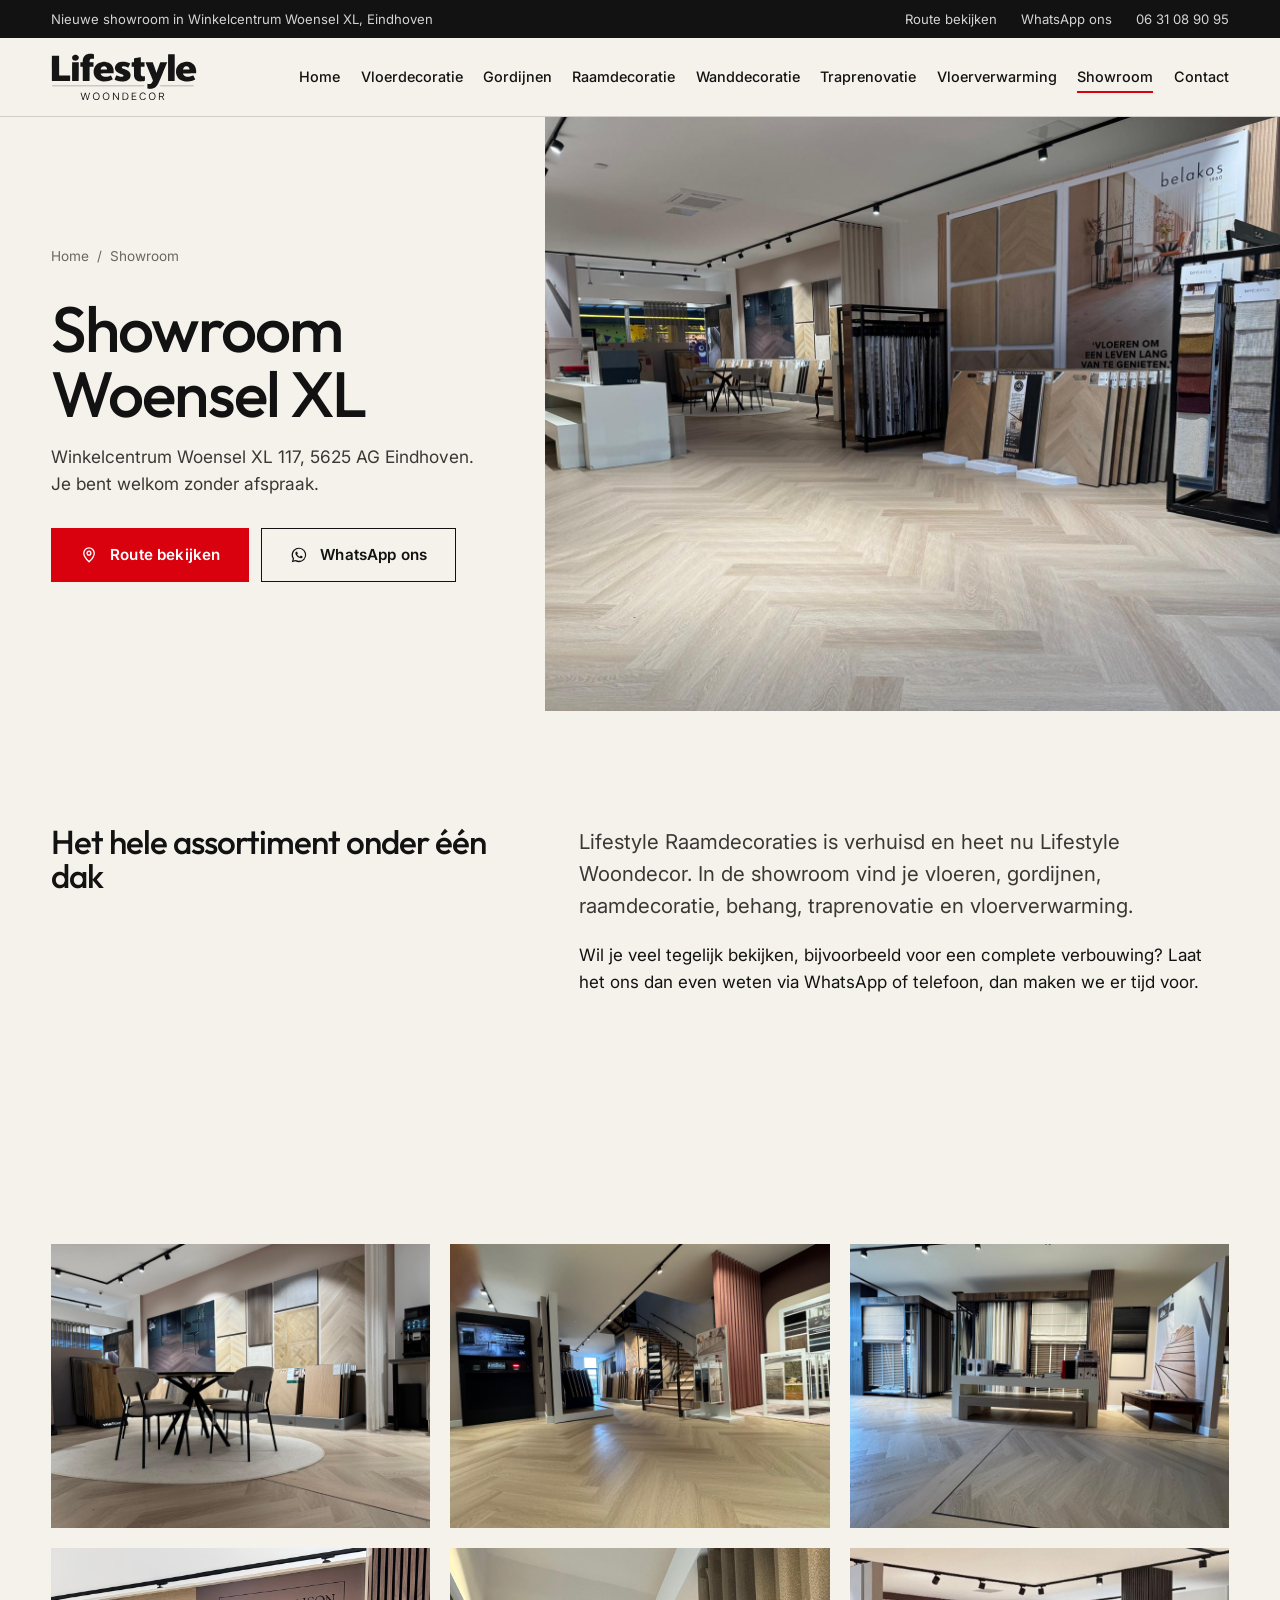
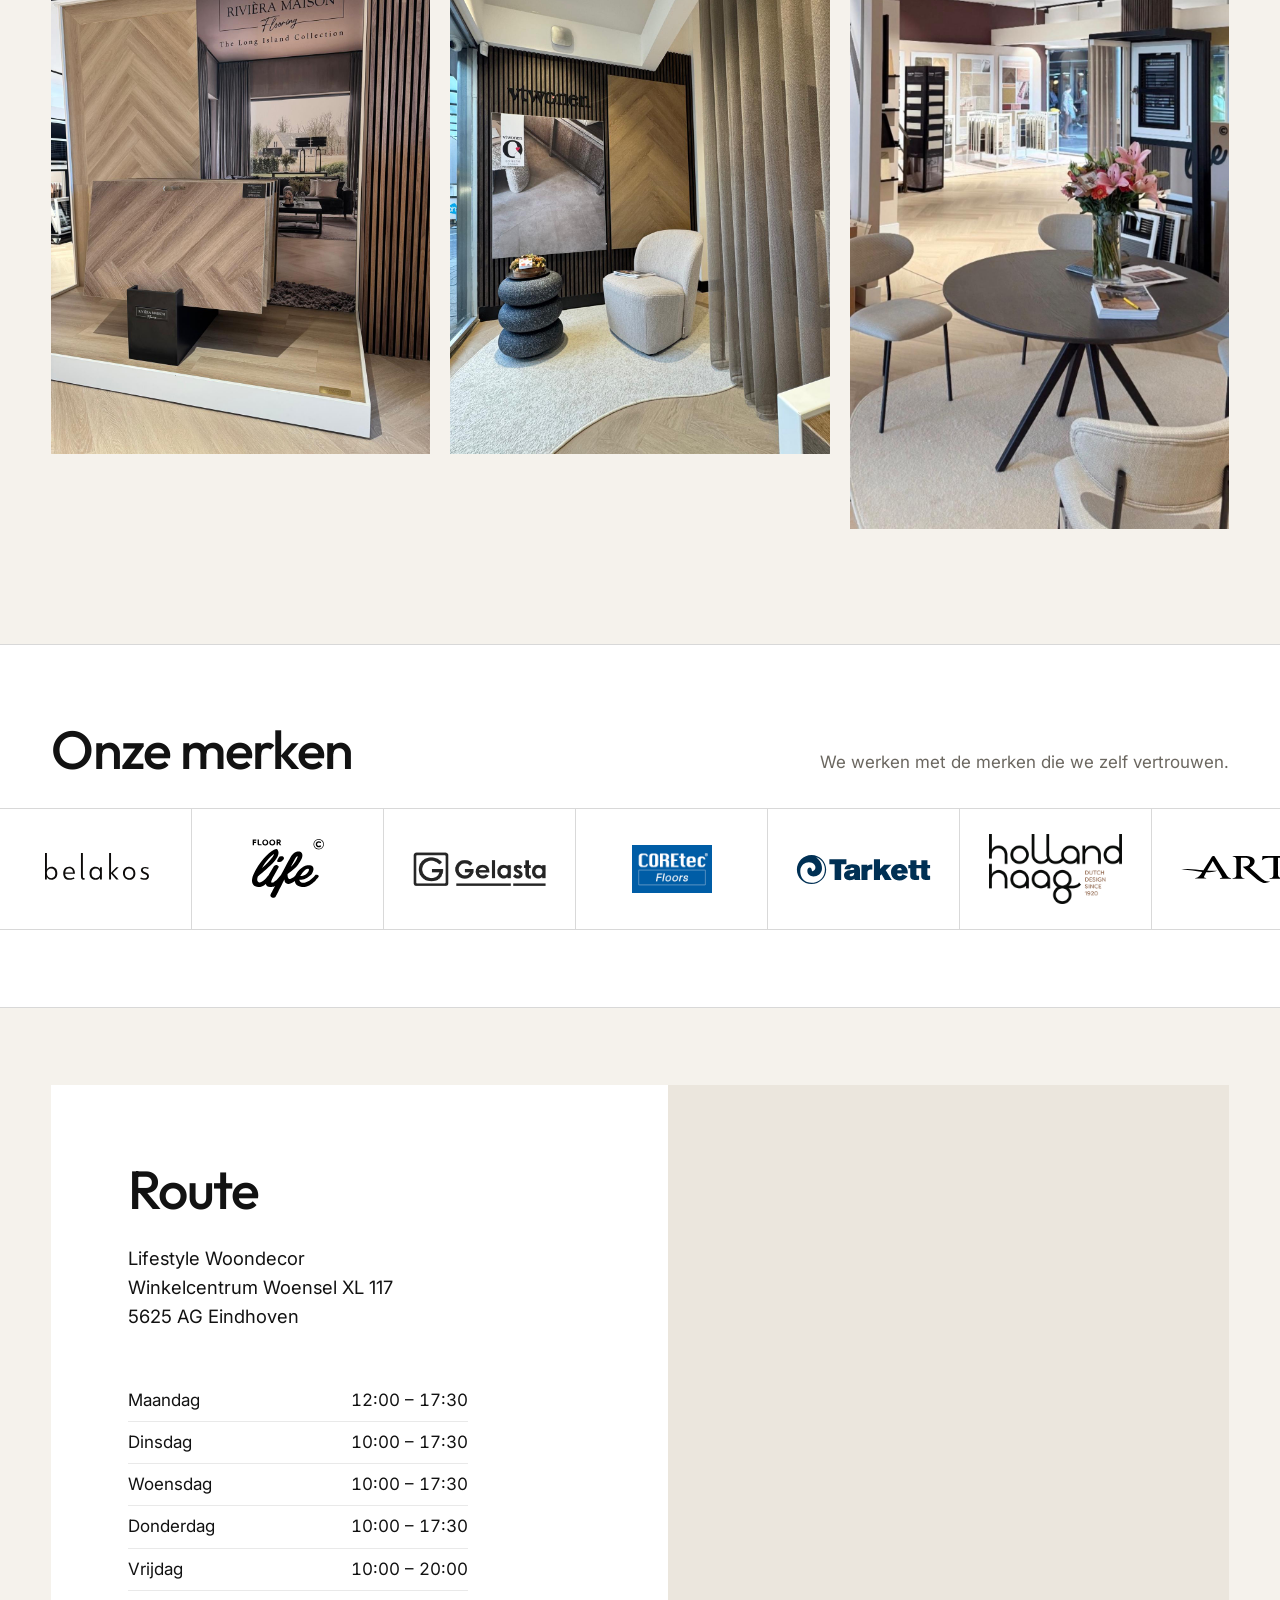
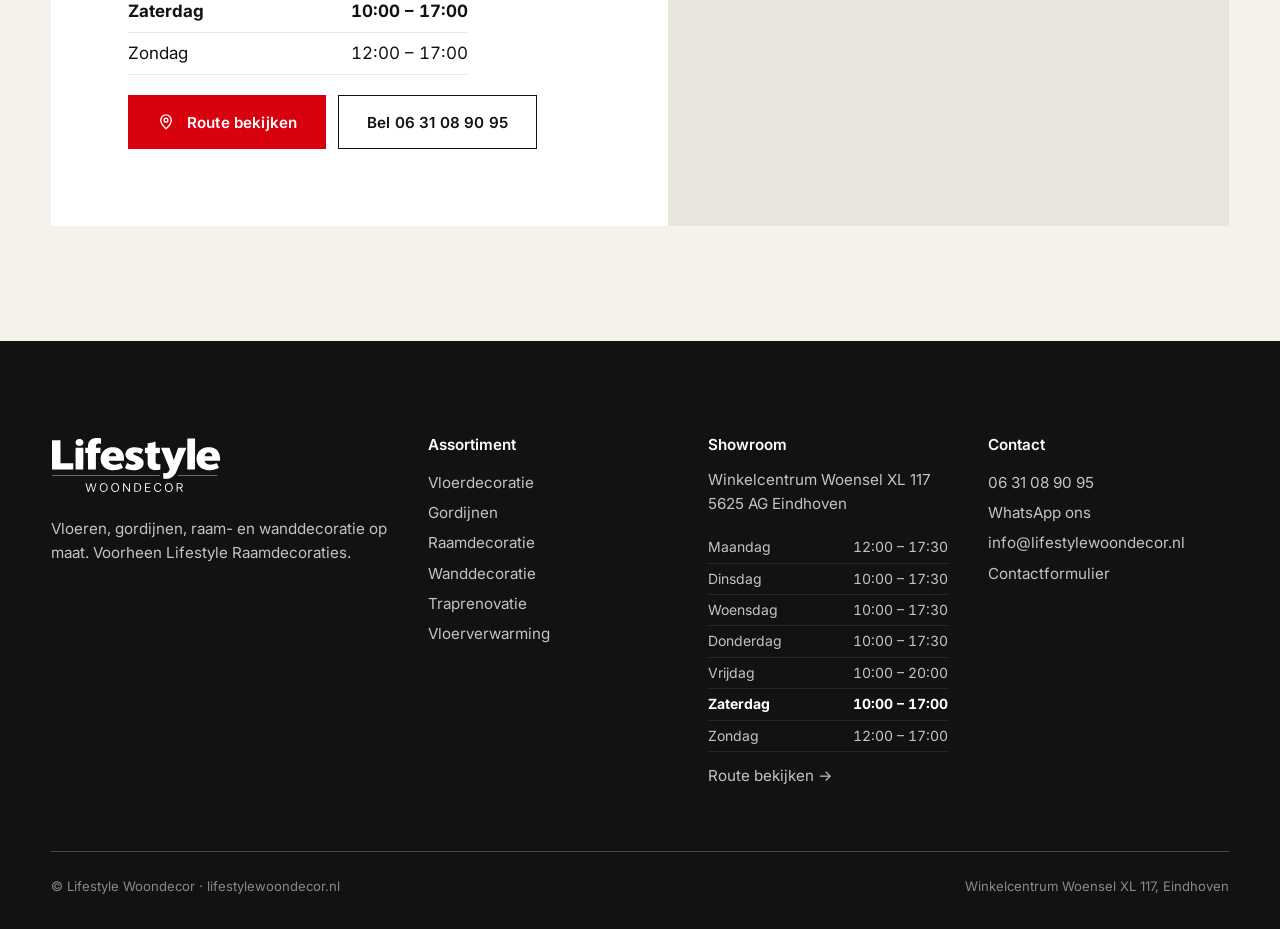
<file: showroom.html>
<!doctype html>
<html lang="nl">
<head>
<meta charset="utf-8">
<meta name="viewport" content="width=device-width, initial-scale=1, viewport-fit=cover">
<title>Showroom in Winkelcentrum Woensel XL Eindhoven | Lifestyle Woondecor</title>
<meta name="description" content="Bezoek de showroom van Lifestyle Woondecor in Winkelcentrum Woensel XL 117 in Eindhoven: vloeren, gordijnen, raamdecoratie, behang, traprenovatie en vloerverwarming.">
<meta name="theme-color" content="#121212">
<link rel="icon" href="favicon.ico" sizes="any">
<link rel="icon" href="assets/img/favicon.svg" type="image/svg+xml">
<link rel="apple-touch-icon" href="assets/img/apple-touch-icon.png">
<link rel="preconnect" href="https://fonts.googleapis.com">
<link rel="preconnect" href="https://fonts.gstatic.com" crossorigin>
<link href="https://fonts.googleapis.com/css2?family=Inter:wght@400;500;600;700&amp;family=Outfit:wght@300;400;500;600;700&amp;display=swap" rel="stylesheet">
<link rel="stylesheet" href="assets/css/style.css?v=cb60c430">
</head>
<body>
<a class="sr-only" href="#inhoud">Naar de inhoud</a>
<div class="topbar">
  <div class="wrap">
    <span>Nieuwe showroom in Winkelcentrum Woensel XL, Eindhoven</span>
    <div class="topbar-links">
      <a href="https://www.google.com/maps/dir/?api=1&amp;destination=Lifestyle+Raamdecoraties%2C+Winkelcentrum+Woensel+117%2C+5625+AG+Eindhoven" target="_blank" rel="noopener">Route bekijken</a>
      <a href="https://wa.me/31631089095" target="_blank" rel="noopener">WhatsApp ons</a>
      <a href="tel:+31631089095">06 31 08 90 95</a>
    </div>
  </div>
</div>
<header class="site-header">
  <div class="wrap header-main">
    <a class="logo" href="./" aria-label="Lifestyle Woondecor, naar de homepage">
      <img src="assets/img/logo.svg" alt="Lifestyle Woondecor" width="1496" height="494">
    </a>
    <nav class="nav" aria-label="Hoofdmenu">
      <ul>
        <li><a href="./">Home</a></li>
        <li><a href="vloerdecoratie">Vloerdecoratie</a></li>
        <li><a href="gordijnen">Gordijnen</a></li>
        <li><a href="raamdecoratie">Raamdecoratie</a></li>
        <li><a href="wanddecoratie">Wanddecoratie</a></li>
        <li><a href="traprenovatie">Traprenovatie</a></li>
        <li><a href="vloerverwarming">Vloerverwarming</a></li>
        <li><a href="showroom" aria-current="page">Showroom</a></li>
        <li><a href="contact">Contact</a></li>
      </ul>
    </nav>
    <button class="menu-toggle" type="button" aria-expanded="false" aria-label="Menu openen"><span class="label">Menu</span><span class="bars"></span></button>
  </div>
</header>

<main id="inhoud">
<section class="cat-hero">
  <img src="2.jpeg" alt="Showroom Lifestyle Woondecor" width="1600" height="1200" fetchpriority="high">
  <div class="wrap">
    <div class="cat-hero-panel">
      <div class="crumbs"><a href="./">Home</a><span>/</span>Showroom</div>
      <h1>Showroom Woensel XL</h1>
      <p>Winkelcentrum Woensel XL 117, 5625 AG Eindhoven. Je bent welkom zonder afspraak.</p>
      <div class="btn-row"><a class="btn btn-red" href="https://www.google.com/maps/dir/?api=1&amp;destination=Lifestyle+Raamdecoraties%2C+Winkelcentrum+Woensel+117%2C+5625+AG+Eindhoven" target="_blank" rel="noopener"><svg viewBox="0 0 24 24" fill="none" stroke="currentColor" stroke-width="1.8" aria-hidden="true"><path d="M12 21s-7-6.2-7-11.5A7 7 0 0 1 19 9.5C19 14.8 12 21 12 21Z"/><circle cx="12" cy="9.5" r="2.5"/></svg>Route bekijken</a><a class="btn btn-ghost light" href="https://wa.me/31631089095" target="_blank" rel="noopener"><svg viewBox="0 0 24 24" fill="currentColor" aria-hidden="true"><path d="M12 2.2a9.7 9.7 0 0 0-8.3 14.8L2.4 21.6l4.7-1.2A9.7 9.7 0 1 0 12 2.2Zm0 17.6c-1.5 0-2.9-.4-4.2-1.1l-.3-.2-2.8.7.8-2.7-.2-.3a8 8 0 1 1 6.7 3.6Zm4.4-6c-.2-.1-1.4-.7-1.7-.8-.2-.1-.4-.1-.5.1l-.8 1c-.1.2-.3.2-.5.1-1.4-.7-2.3-1.2-3.2-2.8-.2-.4.2-.4.7-1.3.1-.2 0-.3 0-.4l-.8-1.8c-.2-.5-.4-.4-.5-.4h-.5c-.2 0-.4.1-.6.3-.2.2-.8.8-.8 2s.8 2.3 1 2.5c.1.2 1.6 2.5 4 3.5 1.5.6 2 .7 2.8.6.5-.1 1.4-.6 1.6-1.1.2-.6.2-1 .1-1.1l-.3-.4Z"/></svg>WhatsApp ons</a></div>
    </div>
  </div>
</section>

<section>
  <div class="wrap intro-strip">
    <h2>Het hele assortiment onder één dak</h2>
    <div>
      <p class="lead">Lifestyle Raamdecoraties is verhuisd en heet nu Lifestyle Woondecor. In de showroom vind je vloeren, gordijnen, raamdecoratie, behang, traprenovatie en vloerverwarming.</p>
      <p>Wil je veel tegelijk bekijken, bijvoorbeeld voor een complete verbouwing? Laat het ons dan even weten via WhatsApp of telefoon, dan maken we er tijd voor.</p>
    </div>
  </div>
</section>


<section>
  <div class="wrap">
    <div class="gallery">
      <figure class="reveal"><img src="10.jpeg" alt="Showroom Lifestyle Woondecor" loading="lazy" width="1600" height="1200"></figure>
      <figure class="reveal"><img src="12.jpeg" alt="Rivièra Maison Flooring" loading="lazy" width="1200" height="1600"></figure>
      <figure class="reveal"><img src="15.jpeg" alt="Showroom Lifestyle Woondecor" loading="lazy" width="1600" height="1200"></figure>
      <figure class="reveal"><img src="18.jpeg" alt="Showroom Lifestyle Woondecor" loading="lazy" width="1200" height="1600"></figure>
      <figure class="reveal"><img src="17.jpeg" alt="Raamdecoratie" loading="lazy" width="1600" height="1200"></figure>
      <figure class="reveal"><img src="11.jpeg" alt="Showroom Lifestyle Woondecor" loading="lazy" width="1045" height="1600"></figure>
    </div>
  </div>
</section>

<section id="merken" class="brands-strip"><div class="wrap collection-head"><h2>Onze merken</h2><p>We werken met de merken die we zelf vertrouwen.</p></div><div class="logo-marquee"><ul class="logo-track" style="list-style:none"><li class="logo-item"><img src="assets/img/merken/belakos.svg" alt="Belakos" loading="lazy"></li><li class="logo-item tall"><img src="assets/img/merken/floorlife.svg" alt="Floorlife" loading="lazy"></li><li class="logo-item invert"><img src="assets/img/merken/gelasta.png" alt="Gelasta" loading="lazy"></li><li class="logo-item"><img src="assets/img/merken/coretec.png" alt="COREtec" loading="lazy"></li><li class="logo-item"><img src="assets/img/merken/tarkett.svg" alt="Tarkett" loading="lazy"></li><li class="logo-item tall"><img src="assets/img/merken/holland-haag.png" alt="Holland Haag" loading="lazy"></li><li class="logo-item"><img src="assets/img/merken/arte.svg" alt="Arte" loading="lazy"></li><li class="logo-item tall"><img src="assets/img/merken/hookedonwalls.svg" alt="HookedOnWalls" loading="lazy"></li><li class="logo-item"><img src="assets/img/merken/floer.svg" alt="Floer" loading="lazy"></li><li class="logo-item"><img src="assets/img/merken/therdex.svg" alt="Therdex" loading="lazy"></li><li class="logo-item"><img src="assets/img/merken/vtwonen.svg" alt="vtwonen" loading="lazy"></li><li class="logo-item"><img src="assets/img/merken/quick-step.svg" alt="Quick-Step" loading="lazy"></li><li class="logo-item"><img src="assets/img/merken/vadain.svg" alt="Vadain" loading="lazy"></li><li class="logo-item"><img src="assets/img/merken/mflor.svg" alt="mFLOR" loading="lazy"></li><li class="logo-item tall"><img src="assets/img/merken/ambiant.svg" alt="Ambiant" loading="lazy"></li><li class="logo-item"><img src="assets/img/merken/mart-visser.svg" alt="Mart Visser" loading="lazy"></li><li class="logo-item"><img src="assets/img/merken/zonnelux.svg" alt="Zonnelux" loading="lazy"></li><li class="logo-item"><img src="assets/img/merken/velux.svg" alt="VELUX" loading="lazy"></li><li class="logo-item"><img src="assets/img/merken/fakro.png" alt="FAKRO" loading="lazy"></li><li class="logo-item" aria-hidden="true"><img src="assets/img/merken/belakos.svg" alt="" loading="lazy"></li><li class="logo-item tall" aria-hidden="true"><img src="assets/img/merken/floorlife.svg" alt="" loading="lazy"></li><li class="logo-item invert" aria-hidden="true"><img src="assets/img/merken/gelasta.png" alt="" loading="lazy"></li><li class="logo-item" aria-hidden="true"><img src="assets/img/merken/coretec.png" alt="" loading="lazy"></li><li class="logo-item" aria-hidden="true"><img src="assets/img/merken/tarkett.svg" alt="" loading="lazy"></li><li class="logo-item tall" aria-hidden="true"><img src="assets/img/merken/holland-haag.png" alt="" loading="lazy"></li><li class="logo-item" aria-hidden="true"><img src="assets/img/merken/arte.svg" alt="" loading="lazy"></li><li class="logo-item tall" aria-hidden="true"><img src="assets/img/merken/hookedonwalls.svg" alt="" loading="lazy"></li><li class="logo-item" aria-hidden="true"><img src="assets/img/merken/floer.svg" alt="" loading="lazy"></li><li class="logo-item" aria-hidden="true"><img src="assets/img/merken/therdex.svg" alt="" loading="lazy"></li><li class="logo-item" aria-hidden="true"><img src="assets/img/merken/vtwonen.svg" alt="" loading="lazy"></li><li class="logo-item" aria-hidden="true"><img src="assets/img/merken/quick-step.svg" alt="" loading="lazy"></li><li class="logo-item" aria-hidden="true"><img src="assets/img/merken/vadain.svg" alt="" loading="lazy"></li><li class="logo-item" aria-hidden="true"><img src="assets/img/merken/mflor.svg" alt="" loading="lazy"></li><li class="logo-item tall" aria-hidden="true"><img src="assets/img/merken/ambiant.svg" alt="" loading="lazy"></li><li class="logo-item" aria-hidden="true"><img src="assets/img/merken/mart-visser.svg" alt="" loading="lazy"></li><li class="logo-item" aria-hidden="true"><img src="assets/img/merken/zonnelux.svg" alt="" loading="lazy"></li><li class="logo-item" aria-hidden="true"><img src="assets/img/merken/velux.svg" alt="" loading="lazy"></li><li class="logo-item" aria-hidden="true"><img src="assets/img/merken/fakro.png" alt="" loading="lazy"></li></ul></div></section><section style="padding-top:0" id="route">
  <div class="wrap">
    <div class="visit">
      <div class="visit-text">
        <h2>Route</h2>
        <address>Lifestyle Woondecor<br>Winkelcentrum Woensel XL 117<br>5625 AG Eindhoven</address>
        <dl class="hours"><div data-dag="1"><dt>Maandag</dt><dd>12:00 – 17:30</dd></div><div data-dag="2"><dt>Dinsdag</dt><dd>10:00 – 17:30</dd></div><div data-dag="3"><dt>Woensdag</dt><dd>10:00 – 17:30</dd></div><div data-dag="4"><dt>Donderdag</dt><dd>10:00 – 17:30</dd></div><div data-dag="5"><dt>Vrijdag</dt><dd>10:00 – 20:00</dd></div><div data-dag="6"><dt>Zaterdag</dt><dd>10:00 – 17:00</dd></div><div data-dag="0"><dt>Zondag</dt><dd>12:00 – 17:00</dd></div></dl>
        <div class="btn-row" style="margin-top:12px">
          <a class="btn btn-red" href="https://www.google.com/maps/dir/?api=1&amp;destination=Lifestyle+Raamdecoraties%2C+Winkelcentrum+Woensel+117%2C+5625+AG+Eindhoven" target="_blank" rel="noopener"><svg viewBox="0 0 24 24" fill="none" stroke="currentColor" stroke-width="1.8" aria-hidden="true"><path d="M12 21s-7-6.2-7-11.5A7 7 0 0 1 19 9.5C19 14.8 12 21 12 21Z"/><circle cx="12" cy="9.5" r="2.5"/></svg>Route bekijken</a>
          <a class="btn btn-ghost" href="tel:+31631089095">Bel 06 31 08 90 95</a>
        </div>
      </div>
      <div class="visit-map"><iframe title="Kaart: Winkelcentrum Woensel XL 117, Eindhoven" loading="lazy" referrerpolicy="no-referrer-when-downgrade" src="https://maps.google.com/maps?q=Lifestyle+Raamdecoraties%2C+Winkelcentrum+Woensel+117%2C+5625+AG+Eindhoven&amp;z=16&amp;output=embed"></iframe></div>
    </div>
  </div>
</section>
</main>
<footer class="site-footer">
  <div class="wrap">
    <div class="footer-top">
      <div>
        <a class="logo" href="./"><img src="assets/img/logo-wit.svg" alt="Lifestyle Woondecor" width="1496" height="494" loading="lazy"></a>
        <p>Vloeren, gordijnen, raam- en wanddecoratie op maat. Voorheen Lifestyle Raamdecoraties.</p>
      </div>
      <div>
        <h4>Assortiment</h4>
        <ul>
          <li><a href="vloerdecoratie">Vloerdecoratie</a></li>
          <li><a href="gordijnen">Gordijnen</a></li>
          <li><a href="raamdecoratie">Raamdecoratie</a></li>
          <li><a href="wanddecoratie">Wanddecoratie</a></li>
          <li><a href="traprenovatie">Traprenovatie</a></li>
          <li><a href="vloerverwarming">Vloerverwarming</a></li>
        </ul>
      </div>
      <div>
        <h4>Showroom</h4>
        <address>Winkelcentrum Woensel XL 117<br>5625 AG Eindhoven</address>
        <dl class="hours hours-foot"><div data-dag="1"><dt>Maandag</dt><dd>12:00 – 17:30</dd></div><div data-dag="2"><dt>Dinsdag</dt><dd>10:00 – 17:30</dd></div><div data-dag="3"><dt>Woensdag</dt><dd>10:00 – 17:30</dd></div><div data-dag="4"><dt>Donderdag</dt><dd>10:00 – 17:30</dd></div><div data-dag="5"><dt>Vrijdag</dt><dd>10:00 – 20:00</dd></div><div data-dag="6"><dt>Zaterdag</dt><dd>10:00 – 17:00</dd></div><div data-dag="0"><dt>Zondag</dt><dd>12:00 – 17:00</dd></div></dl>
        <p style="margin-top:12px"><a href="https://www.google.com/maps/dir/?api=1&amp;destination=Lifestyle+Raamdecoraties%2C+Winkelcentrum+Woensel+117%2C+5625+AG+Eindhoven" target="_blank" rel="noopener">Route bekijken →</a></p>
      </div>
      <div>
        <h4>Contact</h4>
        <ul>
          <li><a href="tel:+31631089095">06 31 08 90 95</a></li>
          <li><a href="https://wa.me/31631089095" target="_blank" rel="noopener">WhatsApp ons</a></li>
          <li><a href="mailto:info@lifestylewoondecor.nl">info@lifestylewoondecor.nl</a></li>
          <li><a href="contact">Contactformulier</a></li>
        </ul>
      </div>
    </div>
    <div class="footer-bottom">
      <span>© Lifestyle Woondecor · lifestylewoondecor.nl</span>
      <span>Winkelcentrum Woensel XL 117, Eindhoven</span>
    </div>
  </div>
</footer>
<nav class="action-bar" aria-label="Snel contact">
  <a href="https://www.google.com/maps/dir/?api=1&amp;destination=Lifestyle+Raamdecoraties%2C+Winkelcentrum+Woensel+117%2C+5625+AG+Eindhoven" target="_blank" rel="noopener"><svg viewBox="0 0 24 24" fill="none" stroke="currentColor" stroke-width="1.8" aria-hidden="true"><path d="M12 21s-7-6.2-7-11.5A7 7 0 0 1 19 9.5C19 14.8 12 21 12 21Z"/><circle cx="12" cy="9.5" r="2.5"/></svg>Route bekijken</a>
  <a href="https://wa.me/31631089095" target="_blank" rel="noopener"><svg viewBox="0 0 24 24" fill="currentColor" aria-hidden="true"><path d="M12 2.2a9.7 9.7 0 0 0-8.3 14.8L2.4 21.6l4.7-1.2A9.7 9.7 0 1 0 12 2.2Zm0 17.6c-1.5 0-2.9-.4-4.2-1.1l-.3-.2-2.8.7.8-2.7-.2-.3a8 8 0 1 1 6.7 3.6Zm4.4-6c-.2-.1-1.4-.7-1.7-.8-.2-.1-.4-.1-.5.1l-.8 1c-.1.2-.3.2-.5.1-1.4-.7-2.3-1.2-3.2-2.8-.2-.4.2-.4.7-1.3.1-.2 0-.3 0-.4l-.8-1.8c-.2-.5-.4-.4-.5-.4h-.5c-.2 0-.4.1-.6.3-.2.2-.8.8-.8 2s.8 2.3 1 2.5c.1.2 1.6 2.5 4 3.5 1.5.6 2 .7 2.8.6.5-.1 1.4-.6 1.6-1.1.2-.6.2-1 .1-1.1l-.3-.4Z"/></svg>WhatsApp ons</a>
</nav>

<script src="assets/js/main.js?v=cb60c430"></script>
</body>
</html>
</file>
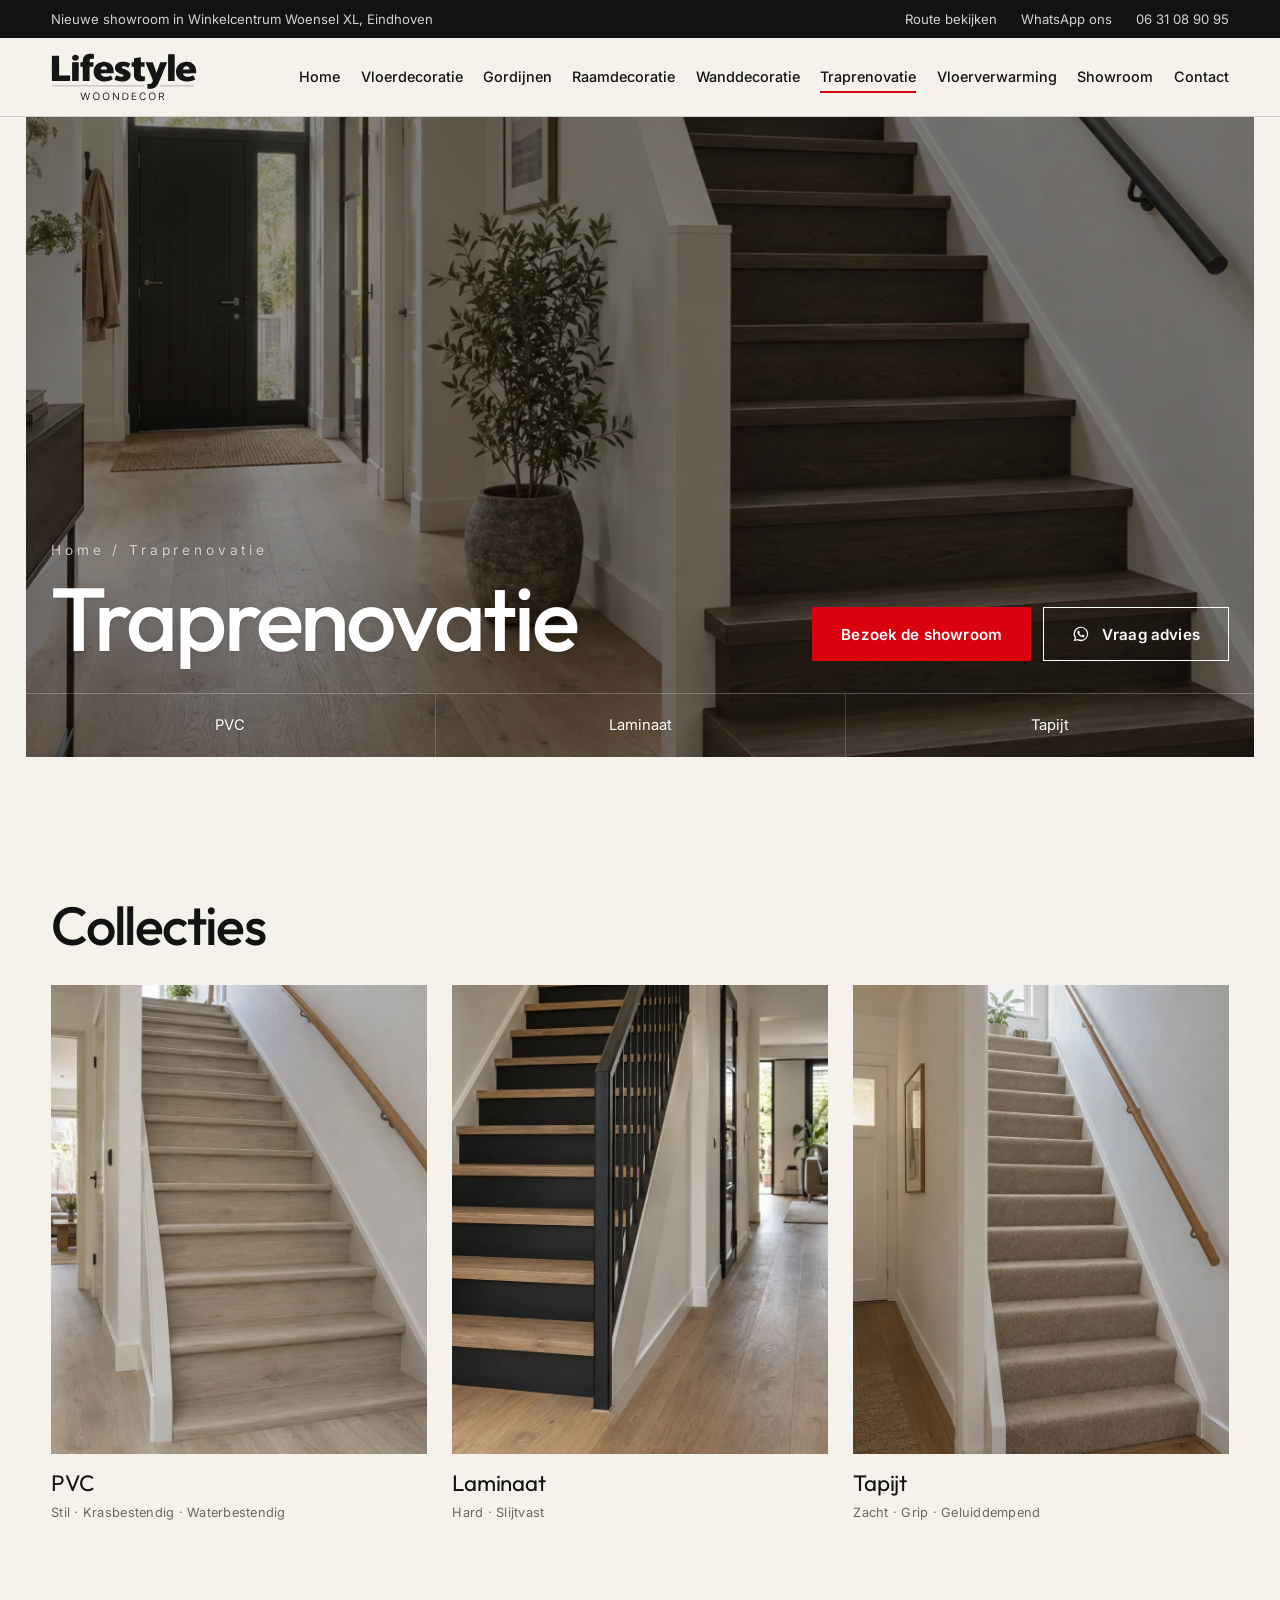
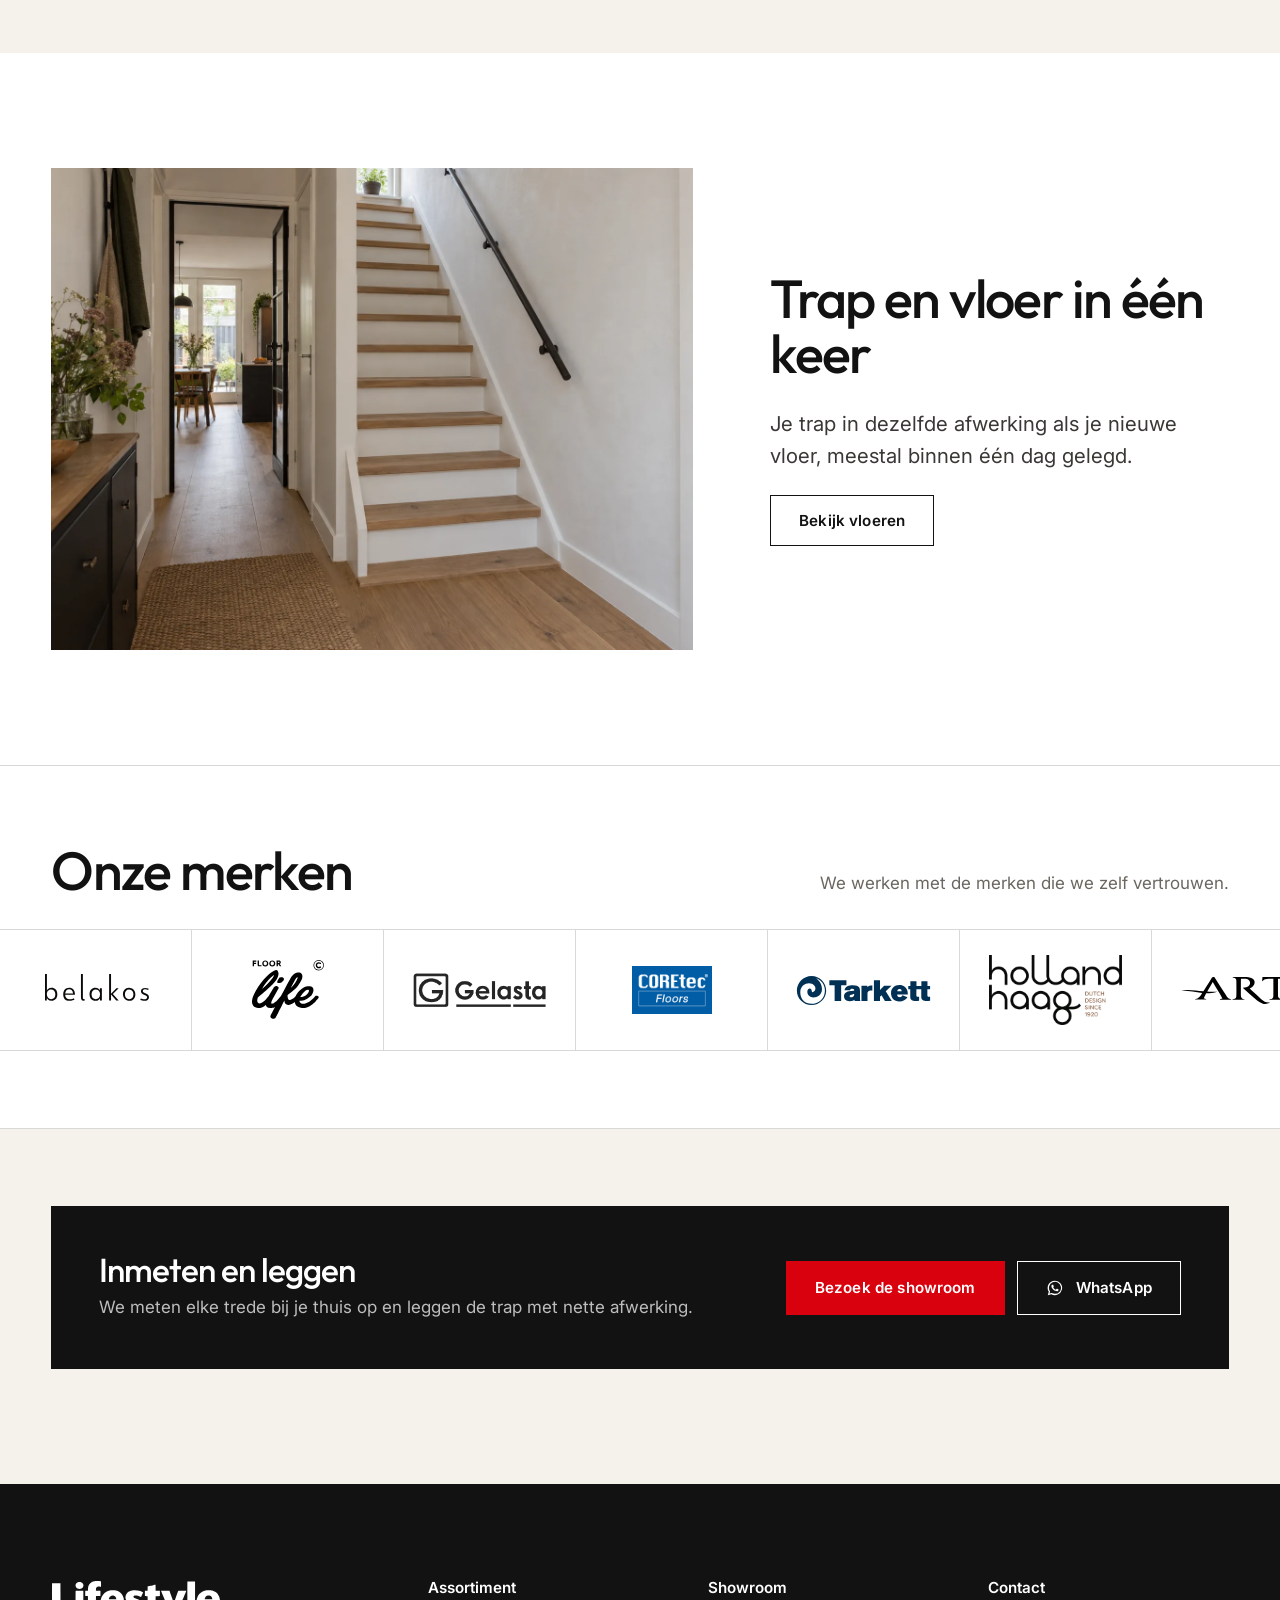
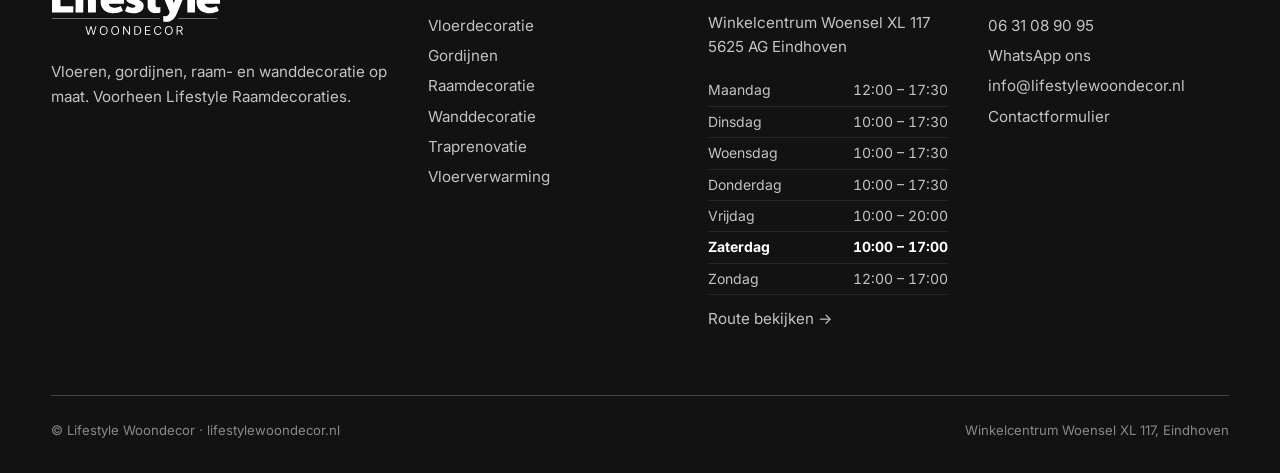
<file: traprenovatie.html>
<!doctype html>
<html lang="nl">
<head>
<meta charset="utf-8">
<meta name="viewport" content="width=device-width, initial-scale=1, viewport-fit=cover">
<title>Traprenovatie met overzettreden | Lifestyle Woondecor</title>
<meta name="description" content="Je trap als nieuw zonder breekwerk: overzettreden in PVC, laminaat of tapijt, passend bij je vloer en vaak binnen één dag gelegd. Showroom in Woensel XL Eindhoven.">
<meta name="theme-color" content="#121212">
<link rel="icon" href="favicon.ico" sizes="any">
<link rel="icon" href="assets/img/favicon.svg" type="image/svg+xml">
<link rel="apple-touch-icon" href="assets/img/apple-touch-icon.png">
<link rel="preconnect" href="https://fonts.googleapis.com">
<link rel="preconnect" href="https://fonts.gstatic.com" crossorigin>
<link href="https://fonts.googleapis.com/css2?family=Inter:wght@400;500;600;700&amp;family=Outfit:wght@300;400;500;600;700&amp;display=swap" rel="stylesheet">
<link rel="stylesheet" href="assets/css/style.css?v=cb60c430">
</head>
<body>
<a class="sr-only" href="#inhoud">Naar de inhoud</a>
<div class="topbar">
  <div class="wrap">
    <span>Nieuwe showroom in Winkelcentrum Woensel XL, Eindhoven</span>
    <div class="topbar-links">
      <a href="https://www.google.com/maps/dir/?api=1&amp;destination=Lifestyle+Raamdecoraties%2C+Winkelcentrum+Woensel+117%2C+5625+AG+Eindhoven" target="_blank" rel="noopener">Route bekijken</a>
      <a href="https://wa.me/31631089095" target="_blank" rel="noopener">WhatsApp ons</a>
      <a href="tel:+31631089095">06 31 08 90 95</a>
    </div>
  </div>
</div>
<header class="site-header">
  <div class="wrap header-main">
    <a class="logo" href="./" aria-label="Lifestyle Woondecor, naar de homepage">
      <img src="assets/img/logo.svg" alt="Lifestyle Woondecor" width="1496" height="494">
    </a>
    <nav class="nav" aria-label="Hoofdmenu">
      <ul>
        <li><a href="./">Home</a></li>
        <li><a href="vloerdecoratie">Vloerdecoratie</a></li>
        <li><a href="gordijnen">Gordijnen</a></li>
        <li><a href="raamdecoratie">Raamdecoratie</a></li>
        <li><a href="wanddecoratie">Wanddecoratie</a></li>
        <li><a href="traprenovatie" aria-current="page">Traprenovatie</a></li>
        <li><a href="vloerverwarming">Vloerverwarming</a></li>
        <li><a href="showroom">Showroom</a></li>
        <li><a href="contact">Contact</a></li>
      </ul>
    </nav>
    <button class="menu-toggle" type="button" aria-expanded="false" aria-label="Menu openen"><span class="label">Menu</span><span class="bars"></span></button>
  </div>
</header>

<main id="inhoud">
<section class="cat-frame"><div class="frame">
  <img src="assets/img/sfeer/hero-traprenovatie.webp" alt="Hal met gerenoveerde trap" width="1536" height="1024" fetchpriority="high">
  <div class="t">
    <div><div class="crumbs"><a href="./">Home</a><span>/</span>Traprenovatie</div><h1>Traprenovatie</h1></div>
    <div class="btn-row"><a class="btn btn-red" href="showroom">Bezoek de showroom</a><a class="btn btn-ghost light" href="https://wa.me/31631089095?text=Hallo%2C%20ik%20heb%20een%20vraag%20over%20traprenovatie." target="_blank" rel="noopener"><svg viewBox="0 0 24 24" fill="currentColor" aria-hidden="true"><path d="M12 2.2a9.7 9.7 0 0 0-8.3 14.8L2.4 21.6l4.7-1.2A9.7 9.7 0 1 0 12 2.2Zm0 17.6c-1.5 0-2.9-.4-4.2-1.1l-.3-.2-2.8.7.8-2.7-.2-.3a8 8 0 1 1 6.7 3.6Zm4.4-6c-.2-.1-1.4-.7-1.7-.8-.2-.1-.4-.1-.5.1l-.8 1c-.1.2-.3.2-.5.1-1.4-.7-2.3-1.2-3.2-2.8-.2-.4.2-.4.7-1.3.1-.2 0-.3 0-.4l-.8-1.8c-.2-.5-.4-.4-.5-.4h-.5c-.2 0-.4.1-.6.3-.2.2-.8.8-.8 2s.8 2.3 1 2.5c.1.2 1.6 2.5 4 3.5 1.5.6 2 .7 2.8.6.5-.1 1.4-.6 1.6-1.1.2-.6.2-1 .1-1.1l-.3-.4Z"/></svg>Vraag advies</a></div>
  </div>
  <nav aria-label="Collecties traprenovatie"><ul><li><a href="#afwerking">PVC</a></li><li><a href="#afwerking">Laminaat</a></li><li><a href="#afwerking">Tapijt</a></li></ul></nav>
</div></section>

<section id="afwerking" style="scroll-margin-top:140px">
  <div class="wrap">
    <div class="collection-head"><h2>Collecties</h2></div>
    <div class="tiles cols-3">
      <div class="tile tile-static"><div class="ratio"><img src="assets/img/sfeer/trap-pvc.webp" alt="" loading="lazy" width="1536" height="1024"></div><h3>PVC</h3><p class="props">Stil · Krasbestendig · Waterbestendig</p></div>
      <div class="tile tile-static"><div class="ratio"><img src="assets/img/sfeer/trap-laminaat.webp" alt="" loading="lazy" width="1536" height="1024"></div><h3>Laminaat</h3><p class="props">Hard · Slijtvast</p></div>
      <div class="tile tile-static"><div class="ratio"><img src="assets/img/sfeer/trap-tapijt.webp" alt="" loading="lazy" width="1536" height="1024"></div><h3>Tapijt</h3><p class="props">Zacht · Grip · Geluiddempend</p></div>
    </div>
  </div>
</section>
<section class="on-white" id="trap-en-vloer" style="scroll-margin-top:140px">
  <div class="wrap two-col cols-7-5 center">
    <div class="ratio r-4x3"><img src="assets/img/sfeer/home-traprenovatie.webp" alt="Gerenoveerde trap die aansluit op de hal" loading="lazy" width="1536" height="1024"></div>
    <div>
      <h2>Trap en vloer in één keer</h2>
      <p class="lead">Je trap in dezelfde afwerking als je nieuwe vloer, meestal binnen één dag gelegd.</p>
      <div class="btn-row" style="margin-top:24px"><a class="btn btn-ghost" href="vloerdecoratie">Bekijk vloeren</a></div>
    </div>
  </div>
</section>
<section id="merken" class="brands-strip"><div class="wrap collection-head"><h2>Onze merken</h2><p>We werken met de merken die we zelf vertrouwen.</p></div><div class="logo-marquee"><ul class="logo-track" style="list-style:none"><li class="logo-item"><img src="assets/img/merken/belakos.svg" alt="Belakos" loading="lazy"></li><li class="logo-item tall"><img src="assets/img/merken/floorlife.svg" alt="Floorlife" loading="lazy"></li><li class="logo-item invert"><img src="assets/img/merken/gelasta.png" alt="Gelasta" loading="lazy"></li><li class="logo-item"><img src="assets/img/merken/coretec.png" alt="COREtec" loading="lazy"></li><li class="logo-item"><img src="assets/img/merken/tarkett.svg" alt="Tarkett" loading="lazy"></li><li class="logo-item tall"><img src="assets/img/merken/holland-haag.png" alt="Holland Haag" loading="lazy"></li><li class="logo-item"><img src="assets/img/merken/arte.svg" alt="Arte" loading="lazy"></li><li class="logo-item tall"><img src="assets/img/merken/hookedonwalls.svg" alt="HookedOnWalls" loading="lazy"></li><li class="logo-item"><img src="assets/img/merken/floer.svg" alt="Floer" loading="lazy"></li><li class="logo-item"><img src="assets/img/merken/therdex.svg" alt="Therdex" loading="lazy"></li><li class="logo-item"><img src="assets/img/merken/vtwonen.svg" alt="vtwonen" loading="lazy"></li><li class="logo-item"><img src="assets/img/merken/quick-step.svg" alt="Quick-Step" loading="lazy"></li><li class="logo-item"><img src="assets/img/merken/vadain.svg" alt="Vadain" loading="lazy"></li><li class="logo-item"><img src="assets/img/merken/mflor.svg" alt="mFLOR" loading="lazy"></li><li class="logo-item tall"><img src="assets/img/merken/ambiant.svg" alt="Ambiant" loading="lazy"></li><li class="logo-item"><img src="assets/img/merken/mart-visser.svg" alt="Mart Visser" loading="lazy"></li><li class="logo-item"><img src="assets/img/merken/zonnelux.svg" alt="Zonnelux" loading="lazy"></li><li class="logo-item"><img src="assets/img/merken/velux.svg" alt="VELUX" loading="lazy"></li><li class="logo-item"><img src="assets/img/merken/fakro.png" alt="FAKRO" loading="lazy"></li><li class="logo-item" aria-hidden="true"><img src="assets/img/merken/belakos.svg" alt="" loading="lazy"></li><li class="logo-item tall" aria-hidden="true"><img src="assets/img/merken/floorlife.svg" alt="" loading="lazy"></li><li class="logo-item invert" aria-hidden="true"><img src="assets/img/merken/gelasta.png" alt="" loading="lazy"></li><li class="logo-item" aria-hidden="true"><img src="assets/img/merken/coretec.png" alt="" loading="lazy"></li><li class="logo-item" aria-hidden="true"><img src="assets/img/merken/tarkett.svg" alt="" loading="lazy"></li><li class="logo-item tall" aria-hidden="true"><img src="assets/img/merken/holland-haag.png" alt="" loading="lazy"></li><li class="logo-item" aria-hidden="true"><img src="assets/img/merken/arte.svg" alt="" loading="lazy"></li><li class="logo-item tall" aria-hidden="true"><img src="assets/img/merken/hookedonwalls.svg" alt="" loading="lazy"></li><li class="logo-item" aria-hidden="true"><img src="assets/img/merken/floer.svg" alt="" loading="lazy"></li><li class="logo-item" aria-hidden="true"><img src="assets/img/merken/therdex.svg" alt="" loading="lazy"></li><li class="logo-item" aria-hidden="true"><img src="assets/img/merken/vtwonen.svg" alt="" loading="lazy"></li><li class="logo-item" aria-hidden="true"><img src="assets/img/merken/quick-step.svg" alt="" loading="lazy"></li><li class="logo-item" aria-hidden="true"><img src="assets/img/merken/vadain.svg" alt="" loading="lazy"></li><li class="logo-item" aria-hidden="true"><img src="assets/img/merken/mflor.svg" alt="" loading="lazy"></li><li class="logo-item tall" aria-hidden="true"><img src="assets/img/merken/ambiant.svg" alt="" loading="lazy"></li><li class="logo-item" aria-hidden="true"><img src="assets/img/merken/mart-visser.svg" alt="" loading="lazy"></li><li class="logo-item" aria-hidden="true"><img src="assets/img/merken/zonnelux.svg" alt="" loading="lazy"></li><li class="logo-item" aria-hidden="true"><img src="assets/img/merken/velux.svg" alt="" loading="lazy"></li><li class="logo-item" aria-hidden="true"><img src="assets/img/merken/fakro.png" alt="" loading="lazy"></li></ul></div></section><section>
  <div class="wrap">
    <div class="advice">
      <div><h2>Inmeten en leggen</h2><p>We meten elke trede bij je thuis op en leggen de trap met nette afwerking.</p></div>
      <div class="btn-row"><a class="btn btn-red" href="showroom">Bezoek de showroom</a><a class="btn btn-ghost light" href="https://wa.me/31631089095?text=Hallo%2C%20ik%20heb%20een%20vraag%20over%20traprenovatie." target="_blank" rel="noopener"><svg viewBox="0 0 24 24" fill="currentColor" aria-hidden="true"><path d="M12 2.2a9.7 9.7 0 0 0-8.3 14.8L2.4 21.6l4.7-1.2A9.7 9.7 0 1 0 12 2.2Zm0 17.6c-1.5 0-2.9-.4-4.2-1.1l-.3-.2-2.8.7.8-2.7-.2-.3a8 8 0 1 1 6.7 3.6Zm4.4-6c-.2-.1-1.4-.7-1.7-.8-.2-.1-.4-.1-.5.1l-.8 1c-.1.2-.3.2-.5.1-1.4-.7-2.3-1.2-3.2-2.8-.2-.4.2-.4.7-1.3.1-.2 0-.3 0-.4l-.8-1.8c-.2-.5-.4-.4-.5-.4h-.5c-.2 0-.4.1-.6.3-.2.2-.8.8-.8 2s.8 2.3 1 2.5c.1.2 1.6 2.5 4 3.5 1.5.6 2 .7 2.8.6.5-.1 1.4-.6 1.6-1.1.2-.6.2-1 .1-1.1l-.3-.4Z"/></svg>WhatsApp</a></div>
    </div>
  </div>
</section>
</main>
<footer class="site-footer">
  <div class="wrap">
    <div class="footer-top">
      <div>
        <a class="logo" href="./"><img src="assets/img/logo-wit.svg" alt="Lifestyle Woondecor" width="1496" height="494" loading="lazy"></a>
        <p>Vloeren, gordijnen, raam- en wanddecoratie op maat. Voorheen Lifestyle Raamdecoraties.</p>
      </div>
      <div>
        <h4>Assortiment</h4>
        <ul>
          <li><a href="vloerdecoratie">Vloerdecoratie</a></li>
          <li><a href="gordijnen">Gordijnen</a></li>
          <li><a href="raamdecoratie">Raamdecoratie</a></li>
          <li><a href="wanddecoratie">Wanddecoratie</a></li>
          <li><a href="traprenovatie">Traprenovatie</a></li>
          <li><a href="vloerverwarming">Vloerverwarming</a></li>
        </ul>
      </div>
      <div>
        <h4>Showroom</h4>
        <address>Winkelcentrum Woensel XL 117<br>5625 AG Eindhoven</address>
        <dl class="hours hours-foot"><div data-dag="1"><dt>Maandag</dt><dd>12:00 – 17:30</dd></div><div data-dag="2"><dt>Dinsdag</dt><dd>10:00 – 17:30</dd></div><div data-dag="3"><dt>Woensdag</dt><dd>10:00 – 17:30</dd></div><div data-dag="4"><dt>Donderdag</dt><dd>10:00 – 17:30</dd></div><div data-dag="5"><dt>Vrijdag</dt><dd>10:00 – 20:00</dd></div><div data-dag="6"><dt>Zaterdag</dt><dd>10:00 – 17:00</dd></div><div data-dag="0"><dt>Zondag</dt><dd>12:00 – 17:00</dd></div></dl>
        <p style="margin-top:12px"><a href="https://www.google.com/maps/dir/?api=1&amp;destination=Lifestyle+Raamdecoraties%2C+Winkelcentrum+Woensel+117%2C+5625+AG+Eindhoven" target="_blank" rel="noopener">Route bekijken →</a></p>
      </div>
      <div>
        <h4>Contact</h4>
        <ul>
          <li><a href="tel:+31631089095">06 31 08 90 95</a></li>
          <li><a href="https://wa.me/31631089095" target="_blank" rel="noopener">WhatsApp ons</a></li>
          <li><a href="mailto:info@lifestylewoondecor.nl">info@lifestylewoondecor.nl</a></li>
          <li><a href="contact">Contactformulier</a></li>
        </ul>
      </div>
    </div>
    <div class="footer-bottom">
      <span>© Lifestyle Woondecor · lifestylewoondecor.nl</span>
      <span>Winkelcentrum Woensel XL 117, Eindhoven</span>
    </div>
  </div>
</footer>
<nav class="action-bar" aria-label="Snel contact">
  <a href="https://www.google.com/maps/dir/?api=1&amp;destination=Lifestyle+Raamdecoraties%2C+Winkelcentrum+Woensel+117%2C+5625+AG+Eindhoven" target="_blank" rel="noopener"><svg viewBox="0 0 24 24" fill="none" stroke="currentColor" stroke-width="1.8" aria-hidden="true"><path d="M12 21s-7-6.2-7-11.5A7 7 0 0 1 19 9.5C19 14.8 12 21 12 21Z"/><circle cx="12" cy="9.5" r="2.5"/></svg>Route bekijken</a>
  <a href="https://wa.me/31631089095" target="_blank" rel="noopener"><svg viewBox="0 0 24 24" fill="currentColor" aria-hidden="true"><path d="M12 2.2a9.7 9.7 0 0 0-8.3 14.8L2.4 21.6l4.7-1.2A9.7 9.7 0 1 0 12 2.2Zm0 17.6c-1.5 0-2.9-.4-4.2-1.1l-.3-.2-2.8.7.8-2.7-.2-.3a8 8 0 1 1 6.7 3.6Zm4.4-6c-.2-.1-1.4-.7-1.7-.8-.2-.1-.4-.1-.5.1l-.8 1c-.1.2-.3.2-.5.1-1.4-.7-2.3-1.2-3.2-2.8-.2-.4.2-.4.7-1.3.1-.2 0-.3 0-.4l-.8-1.8c-.2-.5-.4-.4-.5-.4h-.5c-.2 0-.4.1-.6.3-.2.2-.8.8-.8 2s.8 2.3 1 2.5c.1.2 1.6 2.5 4 3.5 1.5.6 2 .7 2.8.6.5-.1 1.4-.6 1.6-1.1.2-.6.2-1 .1-1.1l-.3-.4Z"/></svg>WhatsApp ons</a>
</nav>

<script src="assets/js/main.js?v=cb60c430"></script>
</body>
</html>
</file>
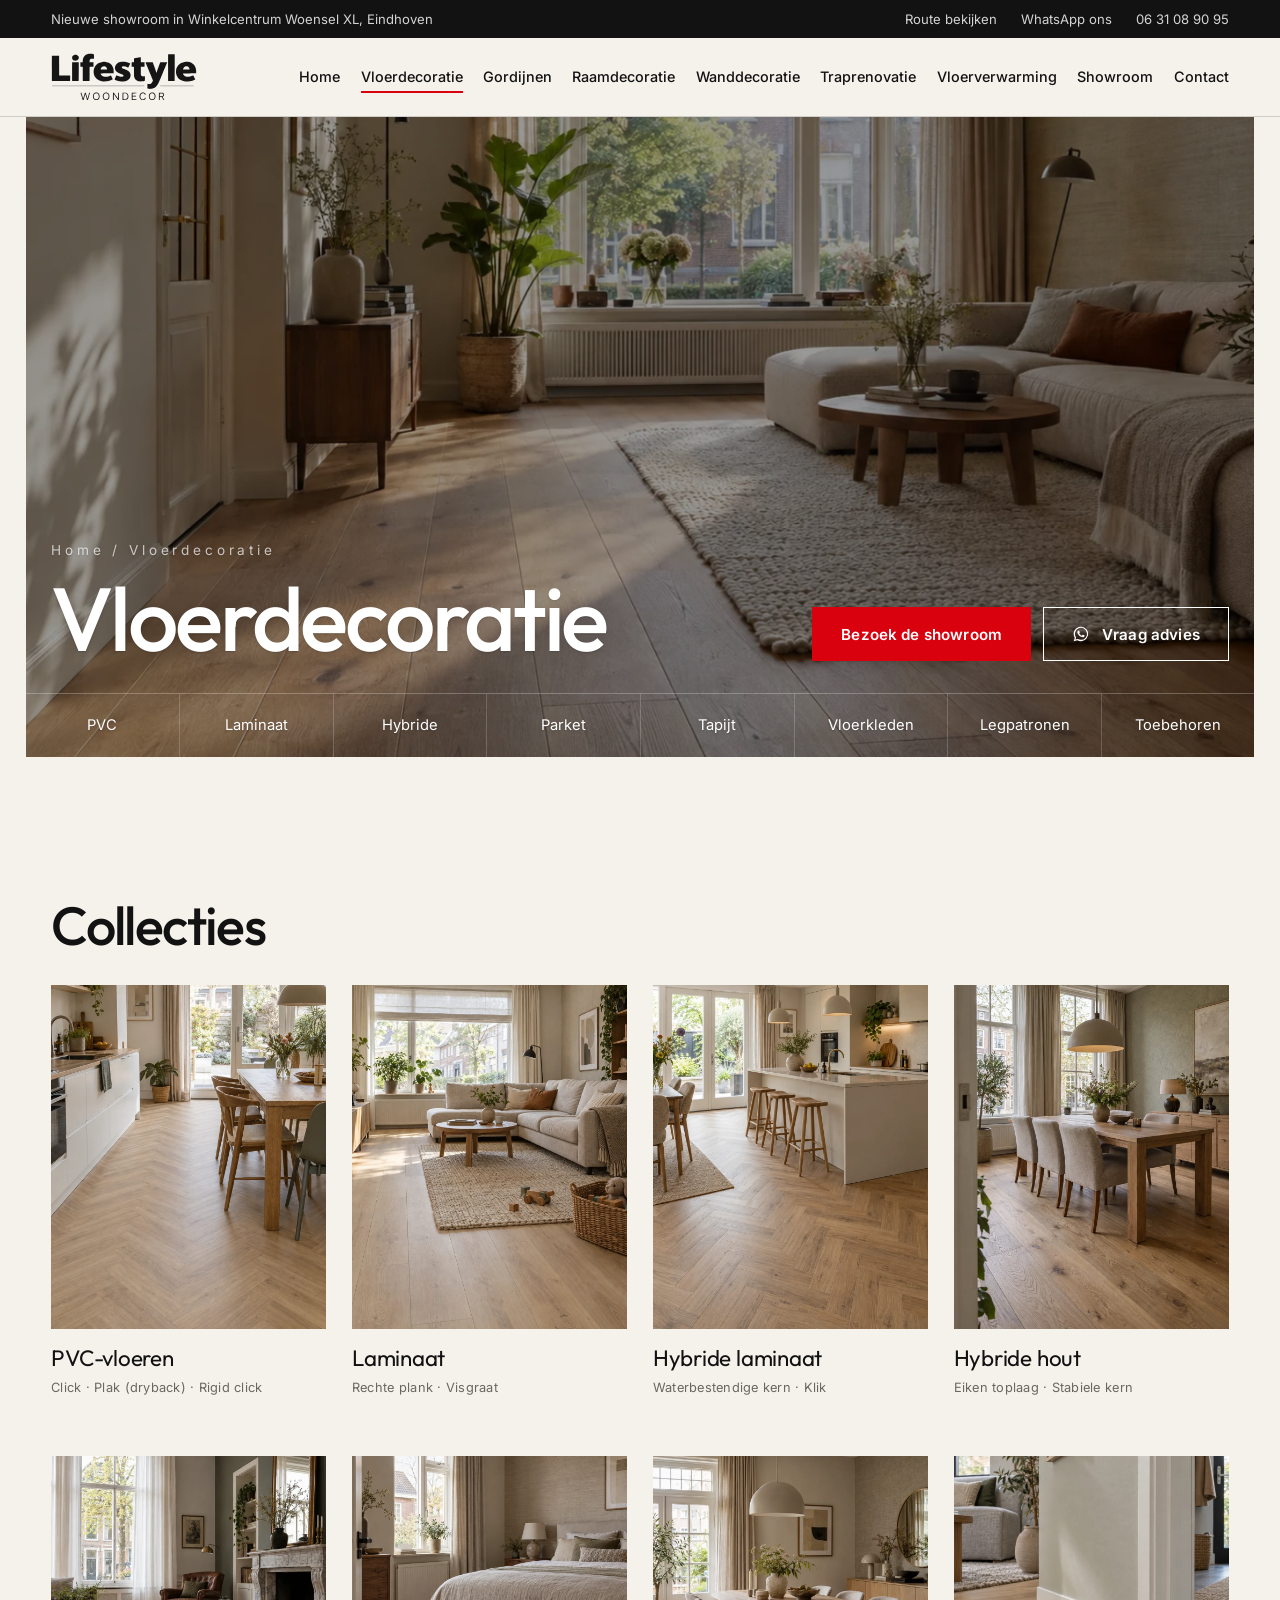
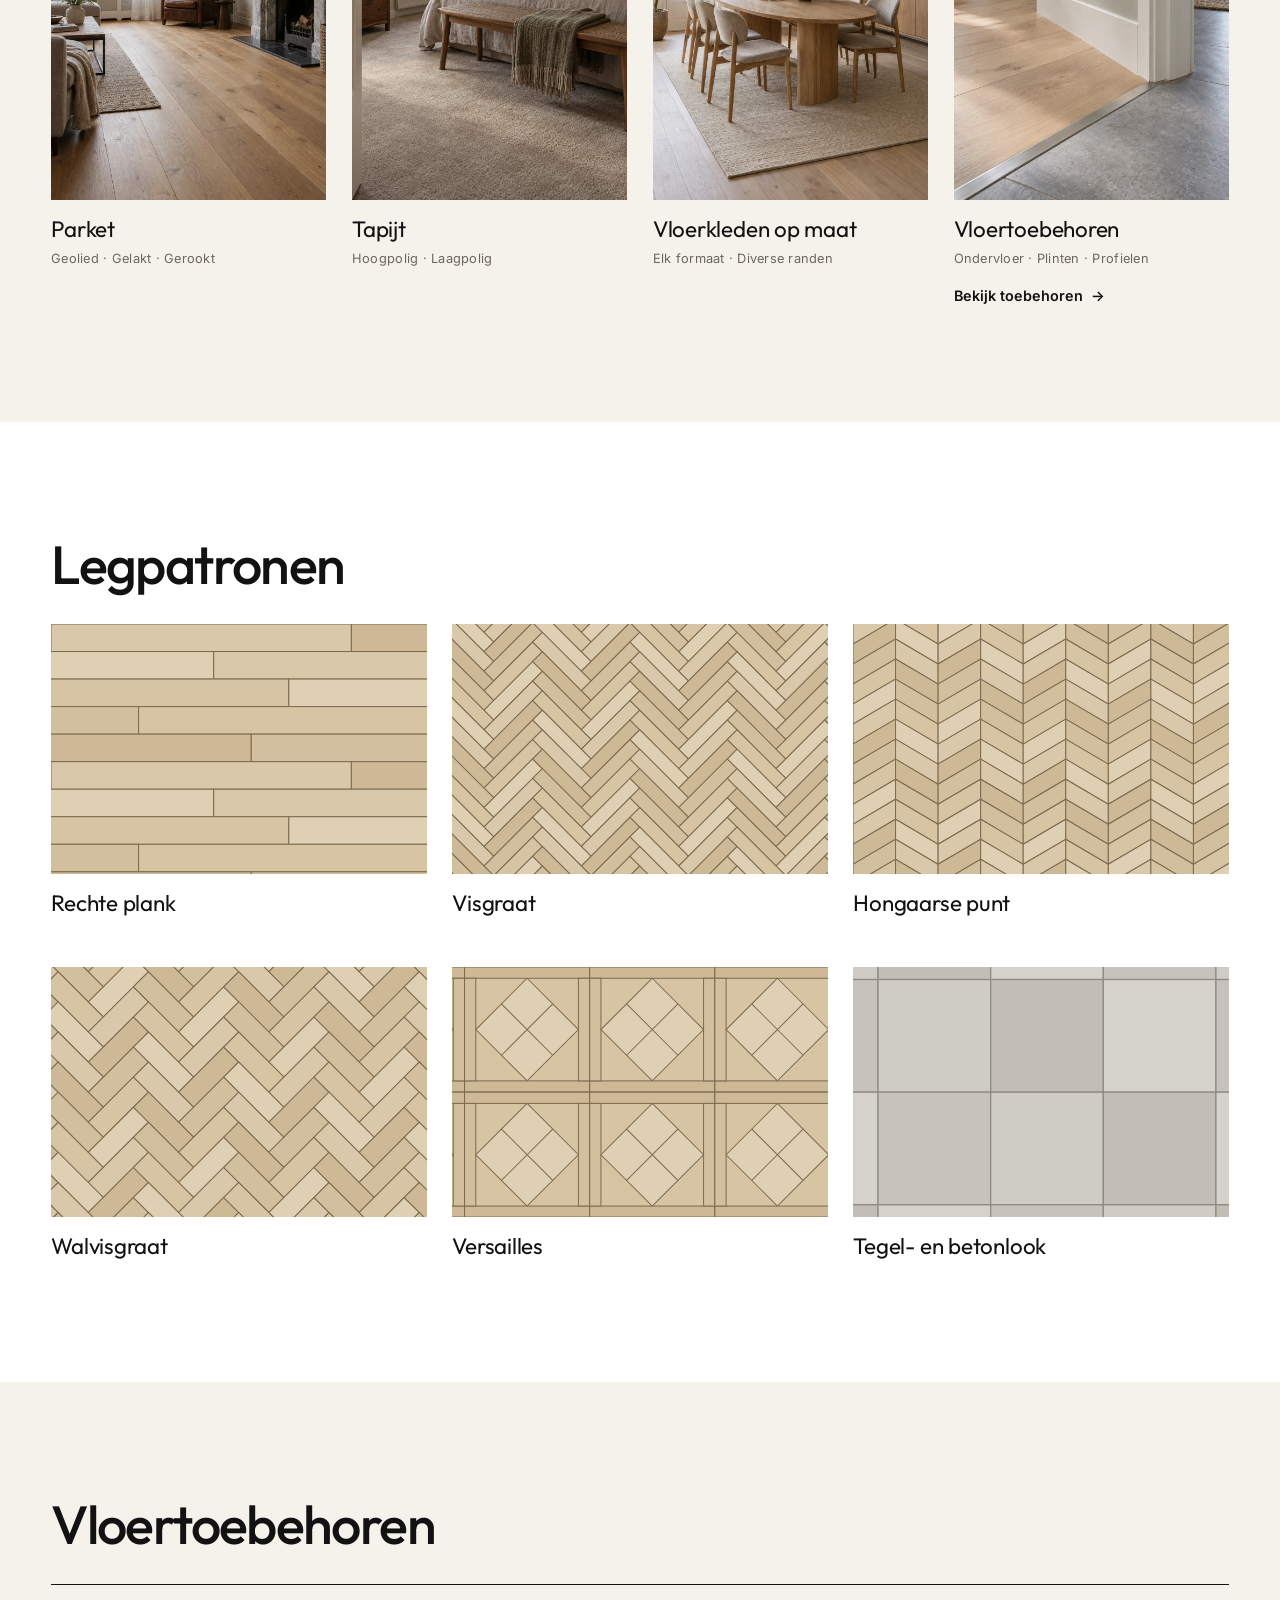
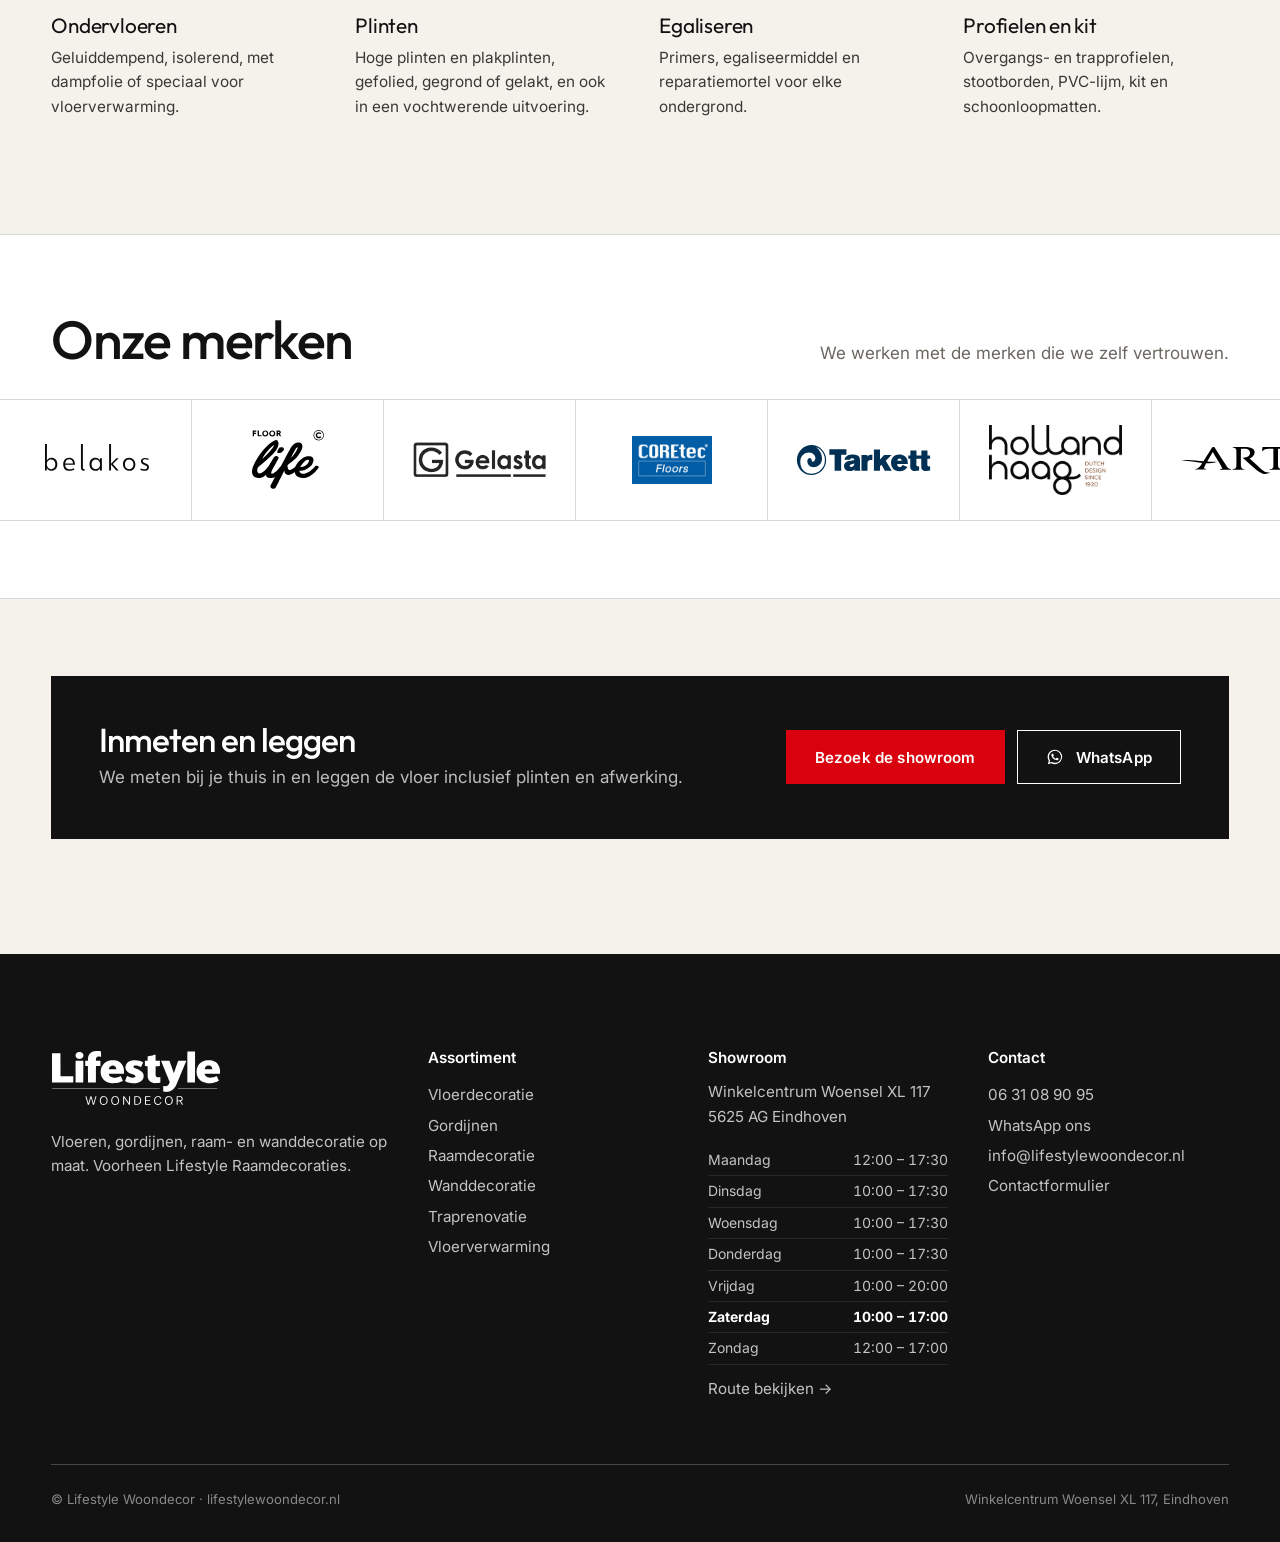
<file: vloerdecoratie.html>
<!doctype html>
<html lang="nl">
<head>
<meta charset="utf-8">
<meta name="viewport" content="width=device-width, initial-scale=1, viewport-fit=cover">
<title>Vloerdecoratie: PVC, laminaat, parket en tapijt | Lifestyle Woondecor</title>
<meta name="description" content="PVC-vloeren, laminaat, hybride vloeren, parket, tapijt en vloerkleden op maat, inclusief ondervloeren, plinten en legservice. Showroom in Woensel XL Eindhoven.">
<meta name="theme-color" content="#121212">
<link rel="icon" href="favicon.ico" sizes="any">
<link rel="icon" href="assets/img/favicon.svg" type="image/svg+xml">
<link rel="apple-touch-icon" href="assets/img/apple-touch-icon.png">
<link rel="preconnect" href="https://fonts.googleapis.com">
<link rel="preconnect" href="https://fonts.gstatic.com" crossorigin>
<link href="https://fonts.googleapis.com/css2?family=Inter:wght@400;500;600;700&amp;family=Outfit:wght@300;400;500;600;700&amp;display=swap" rel="stylesheet">
<link rel="stylesheet" href="assets/css/style.css?v=cb60c430">
</head>
<body>
<a class="sr-only" href="#inhoud">Naar de inhoud</a>
<div class="topbar">
  <div class="wrap">
    <span>Nieuwe showroom in Winkelcentrum Woensel XL, Eindhoven</span>
    <div class="topbar-links">
      <a href="https://www.google.com/maps/dir/?api=1&amp;destination=Lifestyle+Raamdecoraties%2C+Winkelcentrum+Woensel+117%2C+5625+AG+Eindhoven" target="_blank" rel="noopener">Route bekijken</a>
      <a href="https://wa.me/31631089095" target="_blank" rel="noopener">WhatsApp ons</a>
      <a href="tel:+31631089095">06 31 08 90 95</a>
    </div>
  </div>
</div>
<header class="site-header">
  <div class="wrap header-main">
    <a class="logo" href="./" aria-label="Lifestyle Woondecor, naar de homepage">
      <img src="assets/img/logo.svg" alt="Lifestyle Woondecor" width="1496" height="494">
    </a>
    <nav class="nav" aria-label="Hoofdmenu">
      <ul>
        <li><a href="./">Home</a></li>
        <li><a href="vloerdecoratie" aria-current="page">Vloerdecoratie</a></li>
        <li><a href="gordijnen">Gordijnen</a></li>
        <li><a href="raamdecoratie">Raamdecoratie</a></li>
        <li><a href="wanddecoratie">Wanddecoratie</a></li>
        <li><a href="traprenovatie">Traprenovatie</a></li>
        <li><a href="vloerverwarming">Vloerverwarming</a></li>
        <li><a href="showroom">Showroom</a></li>
        <li><a href="contact">Contact</a></li>
      </ul>
    </nav>
    <button class="menu-toggle" type="button" aria-expanded="false" aria-label="Menu openen"><span class="label">Menu</span><span class="bars"></span></button>
  </div>
</header>

<main id="inhoud">
<section class="cat-frame"><div class="frame">
  <img src="assets/img/sfeer/hero-vloerdecoratie.webp" alt="Woonkamer met brede eiken vloer" width="1536" height="1024" fetchpriority="high">
  <div class="t">
    <div><div class="crumbs"><a href="./">Home</a><span>/</span>Vloerdecoratie</div><h1>Vloerdecoratie</h1></div>
    <div class="btn-row"><a class="btn btn-red" href="showroom">Bezoek de showroom</a><a class="btn btn-ghost light" href="https://wa.me/31631089095?text=Hallo%2C%20ik%20heb%20een%20vraag%20over%20een%20vloer." target="_blank" rel="noopener"><svg viewBox="0 0 24 24" fill="currentColor" aria-hidden="true"><path d="M12 2.2a9.7 9.7 0 0 0-8.3 14.8L2.4 21.6l4.7-1.2A9.7 9.7 0 1 0 12 2.2Zm0 17.6c-1.5 0-2.9-.4-4.2-1.1l-.3-.2-2.8.7.8-2.7-.2-.3a8 8 0 1 1 6.7 3.6Zm4.4-6c-.2-.1-1.4-.7-1.7-.8-.2-.1-.4-.1-.5.1l-.8 1c-.1.2-.3.2-.5.1-1.4-.7-2.3-1.2-3.2-2.8-.2-.4.2-.4.7-1.3.1-.2 0-.3 0-.4l-.8-1.8c-.2-.5-.4-.4-.5-.4h-.5c-.2 0-.4.1-.6.3-.2.2-.8.8-.8 2s.8 2.3 1 2.5c.1.2 1.6 2.5 4 3.5 1.5.6 2 .7 2.8.6.5-.1 1.4-.6 1.6-1.1.2-.6.2-1 .1-1.1l-.3-.4Z"/></svg>Vraag advies</a></div>
  </div>
  <nav aria-label="Collecties vloerdecoratie"><ul><li><a href="#pvc">PVC</a></li><li><a href="#laminaat">Laminaat</a></li><li><a href="#hybride">Hybride</a></li><li><a href="#parket">Parket</a></li><li><a href="#tapijt">Tapijt</a></li><li><a href="#vloerkleden">Vloerkleden</a></li><li><a href="#legpatronen">Legpatronen</a></li><li><a href="#toebehoren">Toebehoren</a></li></ul></nav>
</div></section>

<section id="collecties" style="scroll-margin-top:140px">
  <div class="wrap">
    <div class="collection-head"><h2>Collecties</h2></div>
    <div class="tiles">
      <div class="tile tile-static" id="pvc"><div class="ratio"><img src="assets/img/sfeer/pvc-visgraat.webp" alt="" loading="lazy" width="1024" height="1536"></div><h3>PVC-vloeren</h3><p class="props">Click · Plak (dryback) · Rigid click</p></div>
      <div class="tile tile-static" id="laminaat"><div class="ratio"><img src="assets/img/sfeer/laminaat-woonkamer.webp" alt="" loading="lazy" width="1024" height="1536"></div><h3>Laminaat</h3><p class="props">Rechte plank · Visgraat</p></div>
      <div class="tile tile-static" id="hybride"><div class="ratio"><img src="assets/img/sfeer/hybride-laminaat-keuken.webp" alt="" loading="lazy" width="1024" height="1536"></div><h3>Hybride laminaat</h3><p class="props">Waterbestendige kern · Klik</p></div>
      <div class="tile tile-static"><div class="ratio"><img src="assets/img/sfeer/hybride-hout-eetkamer.webp" alt="" loading="lazy" width="1024" height="1536"></div><h3>Hybride hout</h3><p class="props">Eiken toplaag · Stabiele kern</p></div>
      <div class="tile tile-static" id="parket"><div class="ratio"><img src="assets/img/sfeer/parket-woonkamer.webp" alt="" loading="lazy" width="1024" height="1536"></div><h3>Parket</h3><p class="props">Geolied · Gelakt · Gerookt</p></div>
      <div class="tile tile-static" id="tapijt"><div class="ratio"><img src="assets/img/sfeer/tapijt-slaapkamer.webp" alt="" loading="lazy" width="1024" height="1536"></div><h3>Tapijt</h3><p class="props">Hoogpolig · Laagpolig</p></div>
      <div class="tile tile-static" id="vloerkleden"><div class="ratio"><img src="assets/img/sfeer/vloerkleed-eettafel.webp" alt="" loading="lazy" width="1024" height="1536"></div><h3>Vloerkleden op maat</h3><p class="props">Elk formaat · Diverse randen</p></div>
      <a class="tile" href="#toebehoren"><div class="ratio"><img src="assets/img/sfeer/vloertoebehoren-detail.webp" alt="" loading="lazy" width="1024" height="1536"></div><h3>Vloertoebehoren</h3><p class="props">Ondervloer · Plinten · Profielen</p><span class="more">Bekijk toebehoren</span></a>
    </div>
  </div>
</section>
<section class="on-white" id="legpatronen" style="scroll-margin-top:140px">
  <div class="wrap">
    <div class="collection-head"><h2>Legpatronen</h2></div>
    <div class="tiles cols-3">
      <div class="tile"><div class="ratio r-3x2" style="aspect-ratio:3/2"><svg viewBox="0 0 300 200" role="img" aria-label="Rechte plank" xmlns="http://www.w3.org/2000/svg"><rect x="0.0" y="0.0" width="240.0" height="22.0" fill="#d9c8a9" stroke="#7d6a4f" stroke-width="0.8"/><rect x="240.0" y="0.0" width="240.0" height="22.0" fill="#cdb995" stroke="#7d6a4f" stroke-width="0.8"/><rect x="-110.0" y="22.0" width="240.0" height="22.0" fill="#dfcfb3" stroke="#7d6a4f" stroke-width="0.8"/><rect x="130.0" y="22.0" width="240.0" height="22.0" fill="#d9c8a9" stroke="#7d6a4f" stroke-width="0.8"/><rect x="-50.0" y="44.0" width="240.0" height="22.0" fill="#d6c4a3" stroke="#7d6a4f" stroke-width="0.8"/><rect x="190.0" y="44.0" width="240.0" height="22.0" fill="#dfcfb3" stroke="#7d6a4f" stroke-width="0.8"/><rect x="-170.0" y="66.0" width="240.0" height="22.0" fill="#d2bf9e" stroke="#7d6a4f" stroke-width="0.8"/><rect x="70.0" y="66.0" width="240.0" height="22.0" fill="#d6c4a3" stroke="#7d6a4f" stroke-width="0.8"/><rect x="-80.0" y="88.0" width="240.0" height="22.0" fill="#cdb995" stroke="#7d6a4f" stroke-width="0.8"/><rect x="160.0" y="88.0" width="240.0" height="22.0" fill="#d2bf9e" stroke="#7d6a4f" stroke-width="0.8"/><rect x="0.0" y="110.0" width="240.0" height="22.0" fill="#d9c8a9" stroke="#7d6a4f" stroke-width="0.8"/><rect x="240.0" y="110.0" width="240.0" height="22.0" fill="#cdb995" stroke="#7d6a4f" stroke-width="0.8"/><rect x="-110.0" y="132.0" width="240.0" height="22.0" fill="#dfcfb3" stroke="#7d6a4f" stroke-width="0.8"/><rect x="130.0" y="132.0" width="240.0" height="22.0" fill="#d9c8a9" stroke="#7d6a4f" stroke-width="0.8"/><rect x="-50.0" y="154.0" width="240.0" height="22.0" fill="#d6c4a3" stroke="#7d6a4f" stroke-width="0.8"/><rect x="190.0" y="154.0" width="240.0" height="22.0" fill="#dfcfb3" stroke="#7d6a4f" stroke-width="0.8"/><rect x="-170.0" y="176.0" width="240.0" height="22.0" fill="#d2bf9e" stroke="#7d6a4f" stroke-width="0.8"/><rect x="70.0" y="176.0" width="240.0" height="22.0" fill="#d6c4a3" stroke="#7d6a4f" stroke-width="0.8"/><rect x="-80.0" y="198.0" width="240.0" height="22.0" fill="#cdb995" stroke="#7d6a4f" stroke-width="0.8"/><rect x="160.0" y="198.0" width="240.0" height="22.0" fill="#d2bf9e" stroke="#7d6a4f" stroke-width="0.8"/></svg></div><h3>Rechte plank</h3></div>
      <div class="tile"><div class="ratio" style="aspect-ratio:3/2"><svg viewBox="0 0 300 200" role="img" aria-label="Visgraat" xmlns="http://www.w3.org/2000/svg"><g transform="translate(150 100) rotate(45)"><rect x="-429.0" y="11.0" width="55.0" height="11.0" fill="#d9c8a9" stroke="#7d6a4f" stroke-width="0.8"/><rect x="-374.0" y="-33.0" width="11.0" height="55.0" fill="#d2bf9e" stroke="#7d6a4f" stroke-width="0.8"/><rect x="-418.0" y="22.0" width="55.0" height="11.0" fill="#cdb995" stroke="#7d6a4f" stroke-width="0.8"/><rect x="-363.0" y="-22.0" width="11.0" height="55.0" fill="#d6c4a3" stroke="#7d6a4f" stroke-width="0.8"/><rect x="-407.0" y="33.0" width="55.0" height="11.0" fill="#d2bf9e" stroke="#7d6a4f" stroke-width="0.8"/><rect x="-352.0" y="-11.0" width="11.0" height="55.0" fill="#dfcfb3" stroke="#7d6a4f" stroke-width="0.8"/><rect x="-396.0" y="44.0" width="55.0" height="11.0" fill="#d6c4a3" stroke="#7d6a4f" stroke-width="0.8"/><rect x="-341.0" y="0.0" width="11.0" height="55.0" fill="#d9c8a9" stroke="#7d6a4f" stroke-width="0.8"/><rect x="-385.0" y="55.0" width="55.0" height="11.0" fill="#dfcfb3" stroke="#7d6a4f" stroke-width="0.8"/><rect x="-330.0" y="11.0" width="11.0" height="55.0" fill="#cdb995" stroke="#7d6a4f" stroke-width="0.8"/><rect x="-374.0" y="66.0" width="55.0" height="11.0" fill="#d9c8a9" stroke="#7d6a4f" stroke-width="0.8"/><rect x="-319.0" y="22.0" width="11.0" height="55.0" fill="#d2bf9e" stroke="#7d6a4f" stroke-width="0.8"/><rect x="-363.0" y="77.0" width="55.0" height="11.0" fill="#cdb995" stroke="#7d6a4f" stroke-width="0.8"/><rect x="-308.0" y="33.0" width="11.0" height="55.0" fill="#d6c4a3" stroke="#7d6a4f" stroke-width="0.8"/><rect x="-352.0" y="88.0" width="55.0" height="11.0" fill="#d2bf9e" stroke="#7d6a4f" stroke-width="0.8"/><rect x="-297.0" y="44.0" width="11.0" height="55.0" fill="#dfcfb3" stroke="#7d6a4f" stroke-width="0.8"/><rect x="-341.0" y="99.0" width="55.0" height="11.0" fill="#d6c4a3" stroke="#7d6a4f" stroke-width="0.8"/><rect x="-286.0" y="55.0" width="11.0" height="55.0" fill="#d9c8a9" stroke="#7d6a4f" stroke-width="0.8"/><rect x="-330.0" y="110.0" width="55.0" height="11.0" fill="#dfcfb3" stroke="#7d6a4f" stroke-width="0.8"/><rect x="-275.0" y="66.0" width="11.0" height="55.0" fill="#cdb995" stroke="#7d6a4f" stroke-width="0.8"/><rect x="-319.0" y="121.0" width="55.0" height="11.0" fill="#d9c8a9" stroke="#7d6a4f" stroke-width="0.8"/><rect x="-264.0" y="77.0" width="11.0" height="55.0" fill="#d2bf9e" stroke="#7d6a4f" stroke-width="0.8"/><rect x="-308.0" y="132.0" width="55.0" height="11.0" fill="#cdb995" stroke="#7d6a4f" stroke-width="0.8"/><rect x="-253.0" y="88.0" width="11.0" height="55.0" fill="#d6c4a3" stroke="#7d6a4f" stroke-width="0.8"/><rect x="-297.0" y="143.0" width="55.0" height="11.0" fill="#d2bf9e" stroke="#7d6a4f" stroke-width="0.8"/><rect x="-242.0" y="99.0" width="11.0" height="55.0" fill="#dfcfb3" stroke="#7d6a4f" stroke-width="0.8"/><rect x="-286.0" y="154.0" width="55.0" height="11.0" fill="#d6c4a3" stroke="#7d6a4f" stroke-width="0.8"/><rect x="-231.0" y="110.0" width="11.0" height="55.0" fill="#d9c8a9" stroke="#7d6a4f" stroke-width="0.8"/><rect x="-275.0" y="165.0" width="55.0" height="11.0" fill="#dfcfb3" stroke="#7d6a4f" stroke-width="0.8"/><rect x="-220.0" y="121.0" width="11.0" height="55.0" fill="#cdb995" stroke="#7d6a4f" stroke-width="0.8"/><rect x="-264.0" y="176.0" width="55.0" height="11.0" fill="#d9c8a9" stroke="#7d6a4f" stroke-width="0.8"/><rect x="-209.0" y="132.0" width="11.0" height="55.0" fill="#d2bf9e" stroke="#7d6a4f" stroke-width="0.8"/><rect x="-253.0" y="187.0" width="55.0" height="11.0" fill="#cdb995" stroke="#7d6a4f" stroke-width="0.8"/><rect x="-198.0" y="143.0" width="11.0" height="55.0" fill="#d6c4a3" stroke="#7d6a4f" stroke-width="0.8"/><rect x="-242.0" y="198.0" width="55.0" height="11.0" fill="#d2bf9e" stroke="#7d6a4f" stroke-width="0.8"/><rect x="-187.0" y="154.0" width="11.0" height="55.0" fill="#dfcfb3" stroke="#7d6a4f" stroke-width="0.8"/><rect x="-231.0" y="209.0" width="55.0" height="11.0" fill="#d6c4a3" stroke="#7d6a4f" stroke-width="0.8"/><rect x="-176.0" y="165.0" width="11.0" height="55.0" fill="#d9c8a9" stroke="#7d6a4f" stroke-width="0.8"/><rect x="-220.0" y="220.0" width="55.0" height="11.0" fill="#dfcfb3" stroke="#7d6a4f" stroke-width="0.8"/><rect x="-165.0" y="176.0" width="11.0" height="55.0" fill="#cdb995" stroke="#7d6a4f" stroke-width="0.8"/><rect x="-209.0" y="231.0" width="55.0" height="11.0" fill="#d9c8a9" stroke="#7d6a4f" stroke-width="0.8"/><rect x="-154.0" y="187.0" width="11.0" height="55.0" fill="#d2bf9e" stroke="#7d6a4f" stroke-width="0.8"/><rect x="-198.0" y="242.0" width="55.0" height="11.0" fill="#cdb995" stroke="#7d6a4f" stroke-width="0.8"/><rect x="-143.0" y="198.0" width="11.0" height="55.0" fill="#d6c4a3" stroke="#7d6a4f" stroke-width="0.8"/><rect x="-187.0" y="253.0" width="55.0" height="11.0" fill="#d2bf9e" stroke="#7d6a4f" stroke-width="0.8"/><rect x="-132.0" y="209.0" width="11.0" height="55.0" fill="#dfcfb3" stroke="#7d6a4f" stroke-width="0.8"/><rect x="-176.0" y="264.0" width="55.0" height="11.0" fill="#d6c4a3" stroke="#7d6a4f" stroke-width="0.8"/><rect x="-121.0" y="220.0" width="11.0" height="55.0" fill="#d9c8a9" stroke="#7d6a4f" stroke-width="0.8"/><rect x="-165.0" y="275.0" width="55.0" height="11.0" fill="#dfcfb3" stroke="#7d6a4f" stroke-width="0.8"/><rect x="-110.0" y="231.0" width="11.0" height="55.0" fill="#cdb995" stroke="#7d6a4f" stroke-width="0.8"/><rect x="-154.0" y="286.0" width="55.0" height="11.0" fill="#d9c8a9" stroke="#7d6a4f" stroke-width="0.8"/><rect x="-99.0" y="242.0" width="11.0" height="55.0" fill="#d2bf9e" stroke="#7d6a4f" stroke-width="0.8"/><rect x="-143.0" y="297.0" width="55.0" height="11.0" fill="#cdb995" stroke="#7d6a4f" stroke-width="0.8"/><rect x="-88.0" y="253.0" width="11.0" height="55.0" fill="#d6c4a3" stroke="#7d6a4f" stroke-width="0.8"/><rect x="-132.0" y="308.0" width="55.0" height="11.0" fill="#d2bf9e" stroke="#7d6a4f" stroke-width="0.8"/><rect x="-77.0" y="264.0" width="11.0" height="55.0" fill="#dfcfb3" stroke="#7d6a4f" stroke-width="0.8"/><rect x="-121.0" y="319.0" width="55.0" height="11.0" fill="#d6c4a3" stroke="#7d6a4f" stroke-width="0.8"/><rect x="-66.0" y="275.0" width="11.0" height="55.0" fill="#d9c8a9" stroke="#7d6a4f" stroke-width="0.8"/><rect x="-110.0" y="330.0" width="55.0" height="11.0" fill="#dfcfb3" stroke="#7d6a4f" stroke-width="0.8"/><rect x="-55.0" y="286.0" width="11.0" height="55.0" fill="#cdb995" stroke="#7d6a4f" stroke-width="0.8"/><rect x="-99.0" y="341.0" width="55.0" height="11.0" fill="#d9c8a9" stroke="#7d6a4f" stroke-width="0.8"/><rect x="-44.0" y="297.0" width="11.0" height="55.0" fill="#d2bf9e" stroke="#7d6a4f" stroke-width="0.8"/><rect x="-88.0" y="352.0" width="55.0" height="11.0" fill="#cdb995" stroke="#7d6a4f" stroke-width="0.8"/><rect x="-33.0" y="308.0" width="11.0" height="55.0" fill="#d6c4a3" stroke="#7d6a4f" stroke-width="0.8"/><rect x="-77.0" y="363.0" width="55.0" height="11.0" fill="#d2bf9e" stroke="#7d6a4f" stroke-width="0.8"/><rect x="-22.0" y="319.0" width="11.0" height="55.0" fill="#dfcfb3" stroke="#7d6a4f" stroke-width="0.8"/><rect x="-66.0" y="374.0" width="55.0" height="11.0" fill="#d6c4a3" stroke="#7d6a4f" stroke-width="0.8"/><rect x="-11.0" y="330.0" width="11.0" height="55.0" fill="#d9c8a9" stroke="#7d6a4f" stroke-width="0.8"/><rect x="-55.0" y="385.0" width="55.0" height="11.0" fill="#dfcfb3" stroke="#7d6a4f" stroke-width="0.8"/><rect x="0.0" y="341.0" width="11.0" height="55.0" fill="#cdb995" stroke="#7d6a4f" stroke-width="0.8"/><rect x="-44.0" y="396.0" width="55.0" height="11.0" fill="#d9c8a9" stroke="#7d6a4f" stroke-width="0.8"/><rect x="11.0" y="352.0" width="11.0" height="55.0" fill="#d2bf9e" stroke="#7d6a4f" stroke-width="0.8"/><rect x="-33.0" y="407.0" width="55.0" height="11.0" fill="#cdb995" stroke="#7d6a4f" stroke-width="0.8"/><rect x="22.0" y="363.0" width="11.0" height="55.0" fill="#d6c4a3" stroke="#7d6a4f" stroke-width="0.8"/><rect x="-22.0" y="418.0" width="55.0" height="11.0" fill="#d2bf9e" stroke="#7d6a4f" stroke-width="0.8"/><rect x="33.0" y="374.0" width="11.0" height="55.0" fill="#dfcfb3" stroke="#7d6a4f" stroke-width="0.8"/><rect x="-374.0" y="-44.0" width="55.0" height="11.0" fill="#dfcfb3" stroke="#7d6a4f" stroke-width="0.8"/><rect x="-319.0" y="-88.0" width="11.0" height="55.0" fill="#cdb995" stroke="#7d6a4f" stroke-width="0.8"/><rect x="-363.0" y="-33.0" width="55.0" height="11.0" fill="#d9c8a9" stroke="#7d6a4f" stroke-width="0.8"/><rect x="-308.0" y="-77.0" width="11.0" height="55.0" fill="#d2bf9e" stroke="#7d6a4f" stroke-width="0.8"/><rect x="-352.0" y="-22.0" width="55.0" height="11.0" fill="#cdb995" stroke="#7d6a4f" stroke-width="0.8"/><rect x="-297.0" y="-66.0" width="11.0" height="55.0" fill="#d6c4a3" stroke="#7d6a4f" stroke-width="0.8"/><rect x="-341.0" y="-11.0" width="55.0" height="11.0" fill="#d2bf9e" stroke="#7d6a4f" stroke-width="0.8"/><rect x="-286.0" y="-55.0" width="11.0" height="55.0" fill="#dfcfb3" stroke="#7d6a4f" stroke-width="0.8"/><rect x="-330.0" y="0.0" width="55.0" height="11.0" fill="#d6c4a3" stroke="#7d6a4f" stroke-width="0.8"/><rect x="-275.0" y="-44.0" width="11.0" height="55.0" fill="#d9c8a9" stroke="#7d6a4f" stroke-width="0.8"/><rect x="-319.0" y="11.0" width="55.0" height="11.0" fill="#dfcfb3" stroke="#7d6a4f" stroke-width="0.8"/><rect x="-264.0" y="-33.0" width="11.0" height="55.0" fill="#cdb995" stroke="#7d6a4f" stroke-width="0.8"/><rect x="-308.0" y="22.0" width="55.0" height="11.0" fill="#d9c8a9" stroke="#7d6a4f" stroke-width="0.8"/><rect x="-253.0" y="-22.0" width="11.0" height="55.0" fill="#d2bf9e" stroke="#7d6a4f" stroke-width="0.8"/><rect x="-297.0" y="33.0" width="55.0" height="11.0" fill="#cdb995" stroke="#7d6a4f" stroke-width="0.8"/><rect x="-242.0" y="-11.0" width="11.0" height="55.0" fill="#d6c4a3" stroke="#7d6a4f" stroke-width="0.8"/><rect x="-286.0" y="44.0" width="55.0" height="11.0" fill="#d2bf9e" stroke="#7d6a4f" stroke-width="0.8"/><rect x="-231.0" y="0.0" width="11.0" height="55.0" fill="#dfcfb3" stroke="#7d6a4f" stroke-width="0.8"/><rect x="-275.0" y="55.0" width="55.0" height="11.0" fill="#d6c4a3" stroke="#7d6a4f" stroke-width="0.8"/><rect x="-220.0" y="11.0" width="11.0" height="55.0" fill="#d9c8a9" stroke="#7d6a4f" stroke-width="0.8"/><rect x="-264.0" y="66.0" width="55.0" height="11.0" fill="#dfcfb3" stroke="#7d6a4f" stroke-width="0.8"/><rect x="-209.0" y="22.0" width="11.0" height="55.0" fill="#cdb995" stroke="#7d6a4f" stroke-width="0.8"/><rect x="-253.0" y="77.0" width="55.0" height="11.0" fill="#d9c8a9" stroke="#7d6a4f" stroke-width="0.8"/><rect x="-198.0" y="33.0" width="11.0" height="55.0" fill="#d2bf9e" stroke="#7d6a4f" stroke-width="0.8"/><rect x="-242.0" y="88.0" width="55.0" height="11.0" fill="#cdb995" stroke="#7d6a4f" stroke-width="0.8"/><rect x="-187.0" y="44.0" width="11.0" height="55.0" fill="#d6c4a3" stroke="#7d6a4f" stroke-width="0.8"/><rect x="-231.0" y="99.0" width="55.0" height="11.0" fill="#d2bf9e" stroke="#7d6a4f" stroke-width="0.8"/><rect x="-176.0" y="55.0" width="11.0" height="55.0" fill="#dfcfb3" stroke="#7d6a4f" stroke-width="0.8"/><rect x="-220.0" y="110.0" width="55.0" height="11.0" fill="#d6c4a3" stroke="#7d6a4f" stroke-width="0.8"/><rect x="-165.0" y="66.0" width="11.0" height="55.0" fill="#d9c8a9" stroke="#7d6a4f" stroke-width="0.8"/><rect x="-209.0" y="121.0" width="55.0" height="11.0" fill="#dfcfb3" stroke="#7d6a4f" stroke-width="0.8"/><rect x="-154.0" y="77.0" width="11.0" height="55.0" fill="#cdb995" stroke="#7d6a4f" stroke-width="0.8"/><rect x="-198.0" y="132.0" width="55.0" height="11.0" fill="#d9c8a9" stroke="#7d6a4f" stroke-width="0.8"/><rect x="-143.0" y="88.0" width="11.0" height="55.0" fill="#d2bf9e" stroke="#7d6a4f" stroke-width="0.8"/><rect x="-187.0" y="143.0" width="55.0" height="11.0" fill="#cdb995" stroke="#7d6a4f" stroke-width="0.8"/><rect x="-132.0" y="99.0" width="11.0" height="55.0" fill="#d6c4a3" stroke="#7d6a4f" stroke-width="0.8"/><rect x="-176.0" y="154.0" width="55.0" height="11.0" fill="#d2bf9e" stroke="#7d6a4f" stroke-width="0.8"/><rect x="-121.0" y="110.0" width="11.0" height="55.0" fill="#dfcfb3" stroke="#7d6a4f" stroke-width="0.8"/><rect x="-165.0" y="165.0" width="55.0" height="11.0" fill="#d6c4a3" stroke="#7d6a4f" stroke-width="0.8"/><rect x="-110.0" y="121.0" width="11.0" height="55.0" fill="#d9c8a9" stroke="#7d6a4f" stroke-width="0.8"/><rect x="-154.0" y="176.0" width="55.0" height="11.0" fill="#dfcfb3" stroke="#7d6a4f" stroke-width="0.8"/><rect x="-99.0" y="132.0" width="11.0" height="55.0" fill="#cdb995" stroke="#7d6a4f" stroke-width="0.8"/><rect x="-143.0" y="187.0" width="55.0" height="11.0" fill="#d9c8a9" stroke="#7d6a4f" stroke-width="0.8"/><rect x="-88.0" y="143.0" width="11.0" height="55.0" fill="#d2bf9e" stroke="#7d6a4f" stroke-width="0.8"/><rect x="-132.0" y="198.0" width="55.0" height="11.0" fill="#cdb995" stroke="#7d6a4f" stroke-width="0.8"/><rect x="-77.0" y="154.0" width="11.0" height="55.0" fill="#d6c4a3" stroke="#7d6a4f" stroke-width="0.8"/><rect x="-121.0" y="209.0" width="55.0" height="11.0" fill="#d2bf9e" stroke="#7d6a4f" stroke-width="0.8"/><rect x="-66.0" y="165.0" width="11.0" height="55.0" fill="#dfcfb3" stroke="#7d6a4f" stroke-width="0.8"/><rect x="-110.0" y="220.0" width="55.0" height="11.0" fill="#d6c4a3" stroke="#7d6a4f" stroke-width="0.8"/><rect x="-55.0" y="176.0" width="11.0" height="55.0" fill="#d9c8a9" stroke="#7d6a4f" stroke-width="0.8"/><rect x="-99.0" y="231.0" width="55.0" height="11.0" fill="#dfcfb3" stroke="#7d6a4f" stroke-width="0.8"/><rect x="-44.0" y="187.0" width="11.0" height="55.0" fill="#cdb995" stroke="#7d6a4f" stroke-width="0.8"/><rect x="-88.0" y="242.0" width="55.0" height="11.0" fill="#d9c8a9" stroke="#7d6a4f" stroke-width="0.8"/><rect x="-33.0" y="198.0" width="11.0" height="55.0" fill="#d2bf9e" stroke="#7d6a4f" stroke-width="0.8"/><rect x="-77.0" y="253.0" width="55.0" height="11.0" fill="#cdb995" stroke="#7d6a4f" stroke-width="0.8"/><rect x="-22.0" y="209.0" width="11.0" height="55.0" fill="#d6c4a3" stroke="#7d6a4f" stroke-width="0.8"/><rect x="-66.0" y="264.0" width="55.0" height="11.0" fill="#d2bf9e" stroke="#7d6a4f" stroke-width="0.8"/><rect x="-11.0" y="220.0" width="11.0" height="55.0" fill="#dfcfb3" stroke="#7d6a4f" stroke-width="0.8"/><rect x="-55.0" y="275.0" width="55.0" height="11.0" fill="#d6c4a3" stroke="#7d6a4f" stroke-width="0.8"/><rect x="0.0" y="231.0" width="11.0" height="55.0" fill="#d9c8a9" stroke="#7d6a4f" stroke-width="0.8"/><rect x="-44.0" y="286.0" width="55.0" height="11.0" fill="#dfcfb3" stroke="#7d6a4f" stroke-width="0.8"/><rect x="11.0" y="242.0" width="11.0" height="55.0" fill="#cdb995" stroke="#7d6a4f" stroke-width="0.8"/><rect x="-33.0" y="297.0" width="55.0" height="11.0" fill="#d9c8a9" stroke="#7d6a4f" stroke-width="0.8"/><rect x="22.0" y="253.0" width="11.0" height="55.0" fill="#d2bf9e" stroke="#7d6a4f" stroke-width="0.8"/><rect x="-22.0" y="308.0" width="55.0" height="11.0" fill="#cdb995" stroke="#7d6a4f" stroke-width="0.8"/><rect x="33.0" y="264.0" width="11.0" height="55.0" fill="#d6c4a3" stroke="#7d6a4f" stroke-width="0.8"/><rect x="-11.0" y="319.0" width="55.0" height="11.0" fill="#d2bf9e" stroke="#7d6a4f" stroke-width="0.8"/><rect x="44.0" y="275.0" width="11.0" height="55.0" fill="#dfcfb3" stroke="#7d6a4f" stroke-width="0.8"/><rect x="0.0" y="330.0" width="55.0" height="11.0" fill="#d6c4a3" stroke="#7d6a4f" stroke-width="0.8"/><rect x="55.0" y="286.0" width="11.0" height="55.0" fill="#d9c8a9" stroke="#7d6a4f" stroke-width="0.8"/><rect x="11.0" y="341.0" width="55.0" height="11.0" fill="#dfcfb3" stroke="#7d6a4f" stroke-width="0.8"/><rect x="66.0" y="297.0" width="11.0" height="55.0" fill="#cdb995" stroke="#7d6a4f" stroke-width="0.8"/><rect x="22.0" y="352.0" width="55.0" height="11.0" fill="#d9c8a9" stroke="#7d6a4f" stroke-width="0.8"/><rect x="77.0" y="308.0" width="11.0" height="55.0" fill="#d2bf9e" stroke="#7d6a4f" stroke-width="0.8"/><rect x="33.0" y="363.0" width="55.0" height="11.0" fill="#cdb995" stroke="#7d6a4f" stroke-width="0.8"/><rect x="88.0" y="319.0" width="11.0" height="55.0" fill="#d6c4a3" stroke="#7d6a4f" stroke-width="0.8"/><rect x="-319.0" y="-99.0" width="55.0" height="11.0" fill="#d6c4a3" stroke="#7d6a4f" stroke-width="0.8"/><rect x="-264.0" y="-143.0" width="11.0" height="55.0" fill="#d9c8a9" stroke="#7d6a4f" stroke-width="0.8"/><rect x="-308.0" y="-88.0" width="55.0" height="11.0" fill="#dfcfb3" stroke="#7d6a4f" stroke-width="0.8"/><rect x="-253.0" y="-132.0" width="11.0" height="55.0" fill="#cdb995" stroke="#7d6a4f" stroke-width="0.8"/><rect x="-297.0" y="-77.0" width="55.0" height="11.0" fill="#d9c8a9" stroke="#7d6a4f" stroke-width="0.8"/><rect x="-242.0" y="-121.0" width="11.0" height="55.0" fill="#d2bf9e" stroke="#7d6a4f" stroke-width="0.8"/><rect x="-286.0" y="-66.0" width="55.0" height="11.0" fill="#cdb995" stroke="#7d6a4f" stroke-width="0.8"/><rect x="-231.0" y="-110.0" width="11.0" height="55.0" fill="#d6c4a3" stroke="#7d6a4f" stroke-width="0.8"/><rect x="-275.0" y="-55.0" width="55.0" height="11.0" fill="#d2bf9e" stroke="#7d6a4f" stroke-width="0.8"/><rect x="-220.0" y="-99.0" width="11.0" height="55.0" fill="#dfcfb3" stroke="#7d6a4f" stroke-width="0.8"/><rect x="-264.0" y="-44.0" width="55.0" height="11.0" fill="#d6c4a3" stroke="#7d6a4f" stroke-width="0.8"/><rect x="-209.0" y="-88.0" width="11.0" height="55.0" fill="#d9c8a9" stroke="#7d6a4f" stroke-width="0.8"/><rect x="-253.0" y="-33.0" width="55.0" height="11.0" fill="#dfcfb3" stroke="#7d6a4f" stroke-width="0.8"/><rect x="-198.0" y="-77.0" width="11.0" height="55.0" fill="#cdb995" stroke="#7d6a4f" stroke-width="0.8"/><rect x="-242.0" y="-22.0" width="55.0" height="11.0" fill="#d9c8a9" stroke="#7d6a4f" stroke-width="0.8"/><rect x="-187.0" y="-66.0" width="11.0" height="55.0" fill="#d2bf9e" stroke="#7d6a4f" stroke-width="0.8"/><rect x="-231.0" y="-11.0" width="55.0" height="11.0" fill="#cdb995" stroke="#7d6a4f" stroke-width="0.8"/><rect x="-176.0" y="-55.0" width="11.0" height="55.0" fill="#d6c4a3" stroke="#7d6a4f" stroke-width="0.8"/><rect x="-220.0" y="0.0" width="55.0" height="11.0" fill="#d2bf9e" stroke="#7d6a4f" stroke-width="0.8"/><rect x="-165.0" y="-44.0" width="11.0" height="55.0" fill="#dfcfb3" stroke="#7d6a4f" stroke-width="0.8"/><rect x="-209.0" y="11.0" width="55.0" height="11.0" fill="#d6c4a3" stroke="#7d6a4f" stroke-width="0.8"/><rect x="-154.0" y="-33.0" width="11.0" height="55.0" fill="#d9c8a9" stroke="#7d6a4f" stroke-width="0.8"/><rect x="-198.0" y="22.0" width="55.0" height="11.0" fill="#dfcfb3" stroke="#7d6a4f" stroke-width="0.8"/><rect x="-143.0" y="-22.0" width="11.0" height="55.0" fill="#cdb995" stroke="#7d6a4f" stroke-width="0.8"/><rect x="-187.0" y="33.0" width="55.0" height="11.0" fill="#d9c8a9" stroke="#7d6a4f" stroke-width="0.8"/><rect x="-132.0" y="-11.0" width="11.0" height="55.0" fill="#d2bf9e" stroke="#7d6a4f" stroke-width="0.8"/><rect x="-176.0" y="44.0" width="55.0" height="11.0" fill="#cdb995" stroke="#7d6a4f" stroke-width="0.8"/><rect x="-121.0" y="0.0" width="11.0" height="55.0" fill="#d6c4a3" stroke="#7d6a4f" stroke-width="0.8"/><rect x="-165.0" y="55.0" width="55.0" height="11.0" fill="#d2bf9e" stroke="#7d6a4f" stroke-width="0.8"/><rect x="-110.0" y="11.0" width="11.0" height="55.0" fill="#dfcfb3" stroke="#7d6a4f" stroke-width="0.8"/><rect x="-154.0" y="66.0" width="55.0" height="11.0" fill="#d6c4a3" stroke="#7d6a4f" stroke-width="0.8"/><rect x="-99.0" y="22.0" width="11.0" height="55.0" fill="#d9c8a9" stroke="#7d6a4f" stroke-width="0.8"/><rect x="-143.0" y="77.0" width="55.0" height="11.0" fill="#dfcfb3" stroke="#7d6a4f" stroke-width="0.8"/><rect x="-88.0" y="33.0" width="11.0" height="55.0" fill="#cdb995" stroke="#7d6a4f" stroke-width="0.8"/><rect x="-132.0" y="88.0" width="55.0" height="11.0" fill="#d9c8a9" stroke="#7d6a4f" stroke-width="0.8"/><rect x="-77.0" y="44.0" width="11.0" height="55.0" fill="#d2bf9e" stroke="#7d6a4f" stroke-width="0.8"/><rect x="-121.0" y="99.0" width="55.0" height="11.0" fill="#cdb995" stroke="#7d6a4f" stroke-width="0.8"/><rect x="-66.0" y="55.0" width="11.0" height="55.0" fill="#d6c4a3" stroke="#7d6a4f" stroke-width="0.8"/><rect x="-110.0" y="110.0" width="55.0" height="11.0" fill="#d2bf9e" stroke="#7d6a4f" stroke-width="0.8"/><rect x="-55.0" y="66.0" width="11.0" height="55.0" fill="#dfcfb3" stroke="#7d6a4f" stroke-width="0.8"/><rect x="-99.0" y="121.0" width="55.0" height="11.0" fill="#d6c4a3" stroke="#7d6a4f" stroke-width="0.8"/><rect x="-44.0" y="77.0" width="11.0" height="55.0" fill="#d9c8a9" stroke="#7d6a4f" stroke-width="0.8"/><rect x="-88.0" y="132.0" width="55.0" height="11.0" fill="#dfcfb3" stroke="#7d6a4f" stroke-width="0.8"/><rect x="-33.0" y="88.0" width="11.0" height="55.0" fill="#cdb995" stroke="#7d6a4f" stroke-width="0.8"/><rect x="-77.0" y="143.0" width="55.0" height="11.0" fill="#d9c8a9" stroke="#7d6a4f" stroke-width="0.8"/><rect x="-22.0" y="99.0" width="11.0" height="55.0" fill="#d2bf9e" stroke="#7d6a4f" stroke-width="0.8"/><rect x="-66.0" y="154.0" width="55.0" height="11.0" fill="#cdb995" stroke="#7d6a4f" stroke-width="0.8"/><rect x="-11.0" y="110.0" width="11.0" height="55.0" fill="#d6c4a3" stroke="#7d6a4f" stroke-width="0.8"/><rect x="-55.0" y="165.0" width="55.0" height="11.0" fill="#d2bf9e" stroke="#7d6a4f" stroke-width="0.8"/><rect x="0.0" y="121.0" width="11.0" height="55.0" fill="#dfcfb3" stroke="#7d6a4f" stroke-width="0.8"/><rect x="-44.0" y="176.0" width="55.0" height="11.0" fill="#d6c4a3" stroke="#7d6a4f" stroke-width="0.8"/><rect x="11.0" y="132.0" width="11.0" height="55.0" fill="#d9c8a9" stroke="#7d6a4f" stroke-width="0.8"/><rect x="-33.0" y="187.0" width="55.0" height="11.0" fill="#dfcfb3" stroke="#7d6a4f" stroke-width="0.8"/><rect x="22.0" y="143.0" width="11.0" height="55.0" fill="#cdb995" stroke="#7d6a4f" stroke-width="0.8"/><rect x="-22.0" y="198.0" width="55.0" height="11.0" fill="#d9c8a9" stroke="#7d6a4f" stroke-width="0.8"/><rect x="33.0" y="154.0" width="11.0" height="55.0" fill="#d2bf9e" stroke="#7d6a4f" stroke-width="0.8"/><rect x="-11.0" y="209.0" width="55.0" height="11.0" fill="#cdb995" stroke="#7d6a4f" stroke-width="0.8"/><rect x="44.0" y="165.0" width="11.0" height="55.0" fill="#d6c4a3" stroke="#7d6a4f" stroke-width="0.8"/><rect x="0.0" y="220.0" width="55.0" height="11.0" fill="#d2bf9e" stroke="#7d6a4f" stroke-width="0.8"/><rect x="55.0" y="176.0" width="11.0" height="55.0" fill="#dfcfb3" stroke="#7d6a4f" stroke-width="0.8"/><rect x="11.0" y="231.0" width="55.0" height="11.0" fill="#d6c4a3" stroke="#7d6a4f" stroke-width="0.8"/><rect x="66.0" y="187.0" width="11.0" height="55.0" fill="#d9c8a9" stroke="#7d6a4f" stroke-width="0.8"/><rect x="22.0" y="242.0" width="55.0" height="11.0" fill="#dfcfb3" stroke="#7d6a4f" stroke-width="0.8"/><rect x="77.0" y="198.0" width="11.0" height="55.0" fill="#cdb995" stroke="#7d6a4f" stroke-width="0.8"/><rect x="33.0" y="253.0" width="55.0" height="11.0" fill="#d9c8a9" stroke="#7d6a4f" stroke-width="0.8"/><rect x="88.0" y="209.0" width="11.0" height="55.0" fill="#d2bf9e" stroke="#7d6a4f" stroke-width="0.8"/><rect x="44.0" y="264.0" width="55.0" height="11.0" fill="#cdb995" stroke="#7d6a4f" stroke-width="0.8"/><rect x="99.0" y="220.0" width="11.0" height="55.0" fill="#d6c4a3" stroke="#7d6a4f" stroke-width="0.8"/><rect x="55.0" y="275.0" width="55.0" height="11.0" fill="#d2bf9e" stroke="#7d6a4f" stroke-width="0.8"/><rect x="110.0" y="231.0" width="11.0" height="55.0" fill="#dfcfb3" stroke="#7d6a4f" stroke-width="0.8"/><rect x="66.0" y="286.0" width="55.0" height="11.0" fill="#d6c4a3" stroke="#7d6a4f" stroke-width="0.8"/><rect x="121.0" y="242.0" width="11.0" height="55.0" fill="#d9c8a9" stroke="#7d6a4f" stroke-width="0.8"/><rect x="77.0" y="297.0" width="55.0" height="11.0" fill="#dfcfb3" stroke="#7d6a4f" stroke-width="0.8"/><rect x="132.0" y="253.0" width="11.0" height="55.0" fill="#cdb995" stroke="#7d6a4f" stroke-width="0.8"/><rect x="88.0" y="308.0" width="55.0" height="11.0" fill="#d9c8a9" stroke="#7d6a4f" stroke-width="0.8"/><rect x="143.0" y="264.0" width="11.0" height="55.0" fill="#d2bf9e" stroke="#7d6a4f" stroke-width="0.8"/><rect x="-264.0" y="-154.0" width="55.0" height="11.0" fill="#d2bf9e" stroke="#7d6a4f" stroke-width="0.8"/><rect x="-209.0" y="-198.0" width="11.0" height="55.0" fill="#dfcfb3" stroke="#7d6a4f" stroke-width="0.8"/><rect x="-253.0" y="-143.0" width="55.0" height="11.0" fill="#d6c4a3" stroke="#7d6a4f" stroke-width="0.8"/><rect x="-198.0" y="-187.0" width="11.0" height="55.0" fill="#d9c8a9" stroke="#7d6a4f" stroke-width="0.8"/><rect x="-242.0" y="-132.0" width="55.0" height="11.0" fill="#dfcfb3" stroke="#7d6a4f" stroke-width="0.8"/><rect x="-187.0" y="-176.0" width="11.0" height="55.0" fill="#cdb995" stroke="#7d6a4f" stroke-width="0.8"/><rect x="-231.0" y="-121.0" width="55.0" height="11.0" fill="#d9c8a9" stroke="#7d6a4f" stroke-width="0.8"/><rect x="-176.0" y="-165.0" width="11.0" height="55.0" fill="#d2bf9e" stroke="#7d6a4f" stroke-width="0.8"/><rect x="-220.0" y="-110.0" width="55.0" height="11.0" fill="#cdb995" stroke="#7d6a4f" stroke-width="0.8"/><rect x="-165.0" y="-154.0" width="11.0" height="55.0" fill="#d6c4a3" stroke="#7d6a4f" stroke-width="0.8"/><rect x="-209.0" y="-99.0" width="55.0" height="11.0" fill="#d2bf9e" stroke="#7d6a4f" stroke-width="0.8"/><rect x="-154.0" y="-143.0" width="11.0" height="55.0" fill="#dfcfb3" stroke="#7d6a4f" stroke-width="0.8"/><rect x="-198.0" y="-88.0" width="55.0" height="11.0" fill="#d6c4a3" stroke="#7d6a4f" stroke-width="0.8"/><rect x="-143.0" y="-132.0" width="11.0" height="55.0" fill="#d9c8a9" stroke="#7d6a4f" stroke-width="0.8"/><rect x="-187.0" y="-77.0" width="55.0" height="11.0" fill="#dfcfb3" stroke="#7d6a4f" stroke-width="0.8"/><rect x="-132.0" y="-121.0" width="11.0" height="55.0" fill="#cdb995" stroke="#7d6a4f" stroke-width="0.8"/><rect x="-176.0" y="-66.0" width="55.0" height="11.0" fill="#d9c8a9" stroke="#7d6a4f" stroke-width="0.8"/><rect x="-121.0" y="-110.0" width="11.0" height="55.0" fill="#d2bf9e" stroke="#7d6a4f" stroke-width="0.8"/><rect x="-165.0" y="-55.0" width="55.0" height="11.0" fill="#cdb995" stroke="#7d6a4f" stroke-width="0.8"/><rect x="-110.0" y="-99.0" width="11.0" height="55.0" fill="#d6c4a3" stroke="#7d6a4f" stroke-width="0.8"/><rect x="-154.0" y="-44.0" width="55.0" height="11.0" fill="#d2bf9e" stroke="#7d6a4f" stroke-width="0.8"/><rect x="-99.0" y="-88.0" width="11.0" height="55.0" fill="#dfcfb3" stroke="#7d6a4f" stroke-width="0.8"/><rect x="-143.0" y="-33.0" width="55.0" height="11.0" fill="#d6c4a3" stroke="#7d6a4f" stroke-width="0.8"/><rect x="-88.0" y="-77.0" width="11.0" height="55.0" fill="#d9c8a9" stroke="#7d6a4f" stroke-width="0.8"/><rect x="-132.0" y="-22.0" width="55.0" height="11.0" fill="#dfcfb3" stroke="#7d6a4f" stroke-width="0.8"/><rect x="-77.0" y="-66.0" width="11.0" height="55.0" fill="#cdb995" stroke="#7d6a4f" stroke-width="0.8"/><rect x="-121.0" y="-11.0" width="55.0" height="11.0" fill="#d9c8a9" stroke="#7d6a4f" stroke-width="0.8"/><rect x="-66.0" y="-55.0" width="11.0" height="55.0" fill="#d2bf9e" stroke="#7d6a4f" stroke-width="0.8"/><rect x="-110.0" y="0.0" width="55.0" height="11.0" fill="#cdb995" stroke="#7d6a4f" stroke-width="0.8"/><rect x="-55.0" y="-44.0" width="11.0" height="55.0" fill="#d6c4a3" stroke="#7d6a4f" stroke-width="0.8"/><rect x="-99.0" y="11.0" width="55.0" height="11.0" fill="#d2bf9e" stroke="#7d6a4f" stroke-width="0.8"/><rect x="-44.0" y="-33.0" width="11.0" height="55.0" fill="#dfcfb3" stroke="#7d6a4f" stroke-width="0.8"/><rect x="-88.0" y="22.0" width="55.0" height="11.0" fill="#d6c4a3" stroke="#7d6a4f" stroke-width="0.8"/><rect x="-33.0" y="-22.0" width="11.0" height="55.0" fill="#d9c8a9" stroke="#7d6a4f" stroke-width="0.8"/><rect x="-77.0" y="33.0" width="55.0" height="11.0" fill="#dfcfb3" stroke="#7d6a4f" stroke-width="0.8"/><rect x="-22.0" y="-11.0" width="11.0" height="55.0" fill="#cdb995" stroke="#7d6a4f" stroke-width="0.8"/><rect x="-66.0" y="44.0" width="55.0" height="11.0" fill="#d9c8a9" stroke="#7d6a4f" stroke-width="0.8"/><rect x="-11.0" y="0.0" width="11.0" height="55.0" fill="#d2bf9e" stroke="#7d6a4f" stroke-width="0.8"/><rect x="-55.0" y="55.0" width="55.0" height="11.0" fill="#cdb995" stroke="#7d6a4f" stroke-width="0.8"/><rect x="0.0" y="11.0" width="11.0" height="55.0" fill="#d6c4a3" stroke="#7d6a4f" stroke-width="0.8"/><rect x="-44.0" y="66.0" width="55.0" height="11.0" fill="#d2bf9e" stroke="#7d6a4f" stroke-width="0.8"/><rect x="11.0" y="22.0" width="11.0" height="55.0" fill="#dfcfb3" stroke="#7d6a4f" stroke-width="0.8"/><rect x="-33.0" y="77.0" width="55.0" height="11.0" fill="#d6c4a3" stroke="#7d6a4f" stroke-width="0.8"/><rect x="22.0" y="33.0" width="11.0" height="55.0" fill="#d9c8a9" stroke="#7d6a4f" stroke-width="0.8"/><rect x="-22.0" y="88.0" width="55.0" height="11.0" fill="#dfcfb3" stroke="#7d6a4f" stroke-width="0.8"/><rect x="33.0" y="44.0" width="11.0" height="55.0" fill="#cdb995" stroke="#7d6a4f" stroke-width="0.8"/><rect x="-11.0" y="99.0" width="55.0" height="11.0" fill="#d9c8a9" stroke="#7d6a4f" stroke-width="0.8"/><rect x="44.0" y="55.0" width="11.0" height="55.0" fill="#d2bf9e" stroke="#7d6a4f" stroke-width="0.8"/><rect x="0.0" y="110.0" width="55.0" height="11.0" fill="#cdb995" stroke="#7d6a4f" stroke-width="0.8"/><rect x="55.0" y="66.0" width="11.0" height="55.0" fill="#d6c4a3" stroke="#7d6a4f" stroke-width="0.8"/><rect x="11.0" y="121.0" width="55.0" height="11.0" fill="#d2bf9e" stroke="#7d6a4f" stroke-width="0.8"/><rect x="66.0" y="77.0" width="11.0" height="55.0" fill="#dfcfb3" stroke="#7d6a4f" stroke-width="0.8"/><rect x="22.0" y="132.0" width="55.0" height="11.0" fill="#d6c4a3" stroke="#7d6a4f" stroke-width="0.8"/><rect x="77.0" y="88.0" width="11.0" height="55.0" fill="#d9c8a9" stroke="#7d6a4f" stroke-width="0.8"/><rect x="33.0" y="143.0" width="55.0" height="11.0" fill="#dfcfb3" stroke="#7d6a4f" stroke-width="0.8"/><rect x="88.0" y="99.0" width="11.0" height="55.0" fill="#cdb995" stroke="#7d6a4f" stroke-width="0.8"/><rect x="44.0" y="154.0" width="55.0" height="11.0" fill="#d9c8a9" stroke="#7d6a4f" stroke-width="0.8"/><rect x="99.0" y="110.0" width="11.0" height="55.0" fill="#d2bf9e" stroke="#7d6a4f" stroke-width="0.8"/><rect x="55.0" y="165.0" width="55.0" height="11.0" fill="#cdb995" stroke="#7d6a4f" stroke-width="0.8"/><rect x="110.0" y="121.0" width="11.0" height="55.0" fill="#d6c4a3" stroke="#7d6a4f" stroke-width="0.8"/><rect x="66.0" y="176.0" width="55.0" height="11.0" fill="#d2bf9e" stroke="#7d6a4f" stroke-width="0.8"/><rect x="121.0" y="132.0" width="11.0" height="55.0" fill="#dfcfb3" stroke="#7d6a4f" stroke-width="0.8"/><rect x="77.0" y="187.0" width="55.0" height="11.0" fill="#d6c4a3" stroke="#7d6a4f" stroke-width="0.8"/><rect x="132.0" y="143.0" width="11.0" height="55.0" fill="#d9c8a9" stroke="#7d6a4f" stroke-width="0.8"/><rect x="88.0" y="198.0" width="55.0" height="11.0" fill="#dfcfb3" stroke="#7d6a4f" stroke-width="0.8"/><rect x="143.0" y="154.0" width="11.0" height="55.0" fill="#cdb995" stroke="#7d6a4f" stroke-width="0.8"/><rect x="99.0" y="209.0" width="55.0" height="11.0" fill="#d9c8a9" stroke="#7d6a4f" stroke-width="0.8"/><rect x="154.0" y="165.0" width="11.0" height="55.0" fill="#d2bf9e" stroke="#7d6a4f" stroke-width="0.8"/><rect x="110.0" y="220.0" width="55.0" height="11.0" fill="#cdb995" stroke="#7d6a4f" stroke-width="0.8"/><rect x="165.0" y="176.0" width="11.0" height="55.0" fill="#d6c4a3" stroke="#7d6a4f" stroke-width="0.8"/><rect x="121.0" y="231.0" width="55.0" height="11.0" fill="#d2bf9e" stroke="#7d6a4f" stroke-width="0.8"/><rect x="176.0" y="187.0" width="11.0" height="55.0" fill="#dfcfb3" stroke="#7d6a4f" stroke-width="0.8"/><rect x="132.0" y="242.0" width="55.0" height="11.0" fill="#d6c4a3" stroke="#7d6a4f" stroke-width="0.8"/><rect x="187.0" y="198.0" width="11.0" height="55.0" fill="#d9c8a9" stroke="#7d6a4f" stroke-width="0.8"/><rect x="143.0" y="253.0" width="55.0" height="11.0" fill="#dfcfb3" stroke="#7d6a4f" stroke-width="0.8"/><rect x="198.0" y="209.0" width="11.0" height="55.0" fill="#cdb995" stroke="#7d6a4f" stroke-width="0.8"/><rect x="-209.0" y="-209.0" width="55.0" height="11.0" fill="#cdb995" stroke="#7d6a4f" stroke-width="0.8"/><rect x="-154.0" y="-253.0" width="11.0" height="55.0" fill="#d6c4a3" stroke="#7d6a4f" stroke-width="0.8"/><rect x="-198.0" y="-198.0" width="55.0" height="11.0" fill="#d2bf9e" stroke="#7d6a4f" stroke-width="0.8"/><rect x="-143.0" y="-242.0" width="11.0" height="55.0" fill="#dfcfb3" stroke="#7d6a4f" stroke-width="0.8"/><rect x="-187.0" y="-187.0" width="55.0" height="11.0" fill="#d6c4a3" stroke="#7d6a4f" stroke-width="0.8"/><rect x="-132.0" y="-231.0" width="11.0" height="55.0" fill="#d9c8a9" stroke="#7d6a4f" stroke-width="0.8"/><rect x="-176.0" y="-176.0" width="55.0" height="11.0" fill="#dfcfb3" stroke="#7d6a4f" stroke-width="0.8"/><rect x="-121.0" y="-220.0" width="11.0" height="55.0" fill="#cdb995" stroke="#7d6a4f" stroke-width="0.8"/><rect x="-165.0" y="-165.0" width="55.0" height="11.0" fill="#d9c8a9" stroke="#7d6a4f" stroke-width="0.8"/><rect x="-110.0" y="-209.0" width="11.0" height="55.0" fill="#d2bf9e" stroke="#7d6a4f" stroke-width="0.8"/><rect x="-154.0" y="-154.0" width="55.0" height="11.0" fill="#cdb995" stroke="#7d6a4f" stroke-width="0.8"/><rect x="-99.0" y="-198.0" width="11.0" height="55.0" fill="#d6c4a3" stroke="#7d6a4f" stroke-width="0.8"/><rect x="-143.0" y="-143.0" width="55.0" height="11.0" fill="#d2bf9e" stroke="#7d6a4f" stroke-width="0.8"/><rect x="-88.0" y="-187.0" width="11.0" height="55.0" fill="#dfcfb3" stroke="#7d6a4f" stroke-width="0.8"/><rect x="-132.0" y="-132.0" width="55.0" height="11.0" fill="#d6c4a3" stroke="#7d6a4f" stroke-width="0.8"/><rect x="-77.0" y="-176.0" width="11.0" height="55.0" fill="#d9c8a9" stroke="#7d6a4f" stroke-width="0.8"/><rect x="-121.0" y="-121.0" width="55.0" height="11.0" fill="#dfcfb3" stroke="#7d6a4f" stroke-width="0.8"/><rect x="-66.0" y="-165.0" width="11.0" height="55.0" fill="#cdb995" stroke="#7d6a4f" stroke-width="0.8"/><rect x="-110.0" y="-110.0" width="55.0" height="11.0" fill="#d9c8a9" stroke="#7d6a4f" stroke-width="0.8"/><rect x="-55.0" y="-154.0" width="11.0" height="55.0" fill="#d2bf9e" stroke="#7d6a4f" stroke-width="0.8"/><rect x="-99.0" y="-99.0" width="55.0" height="11.0" fill="#cdb995" stroke="#7d6a4f" stroke-width="0.8"/><rect x="-44.0" y="-143.0" width="11.0" height="55.0" fill="#d6c4a3" stroke="#7d6a4f" stroke-width="0.8"/><rect x="-88.0" y="-88.0" width="55.0" height="11.0" fill="#d2bf9e" stroke="#7d6a4f" stroke-width="0.8"/><rect x="-33.0" y="-132.0" width="11.0" height="55.0" fill="#dfcfb3" stroke="#7d6a4f" stroke-width="0.8"/><rect x="-77.0" y="-77.0" width="55.0" height="11.0" fill="#d6c4a3" stroke="#7d6a4f" stroke-width="0.8"/><rect x="-22.0" y="-121.0" width="11.0" height="55.0" fill="#d9c8a9" stroke="#7d6a4f" stroke-width="0.8"/><rect x="-66.0" y="-66.0" width="55.0" height="11.0" fill="#dfcfb3" stroke="#7d6a4f" stroke-width="0.8"/><rect x="-11.0" y="-110.0" width="11.0" height="55.0" fill="#cdb995" stroke="#7d6a4f" stroke-width="0.8"/><rect x="-55.0" y="-55.0" width="55.0" height="11.0" fill="#d9c8a9" stroke="#7d6a4f" stroke-width="0.8"/><rect x="0.0" y="-99.0" width="11.0" height="55.0" fill="#d2bf9e" stroke="#7d6a4f" stroke-width="0.8"/><rect x="-44.0" y="-44.0" width="55.0" height="11.0" fill="#cdb995" stroke="#7d6a4f" stroke-width="0.8"/><rect x="11.0" y="-88.0" width="11.0" height="55.0" fill="#d6c4a3" stroke="#7d6a4f" stroke-width="0.8"/><rect x="-33.0" y="-33.0" width="55.0" height="11.0" fill="#d2bf9e" stroke="#7d6a4f" stroke-width="0.8"/><rect x="22.0" y="-77.0" width="11.0" height="55.0" fill="#dfcfb3" stroke="#7d6a4f" stroke-width="0.8"/><rect x="-22.0" y="-22.0" width="55.0" height="11.0" fill="#d6c4a3" stroke="#7d6a4f" stroke-width="0.8"/><rect x="33.0" y="-66.0" width="11.0" height="55.0" fill="#d9c8a9" stroke="#7d6a4f" stroke-width="0.8"/><rect x="-11.0" y="-11.0" width="55.0" height="11.0" fill="#dfcfb3" stroke="#7d6a4f" stroke-width="0.8"/><rect x="44.0" y="-55.0" width="11.0" height="55.0" fill="#cdb995" stroke="#7d6a4f" stroke-width="0.8"/><rect x="0.0" y="0.0" width="55.0" height="11.0" fill="#d9c8a9" stroke="#7d6a4f" stroke-width="0.8"/><rect x="55.0" y="-44.0" width="11.0" height="55.0" fill="#d2bf9e" stroke="#7d6a4f" stroke-width="0.8"/><rect x="11.0" y="11.0" width="55.0" height="11.0" fill="#cdb995" stroke="#7d6a4f" stroke-width="0.8"/><rect x="66.0" y="-33.0" width="11.0" height="55.0" fill="#d6c4a3" stroke="#7d6a4f" stroke-width="0.8"/><rect x="22.0" y="22.0" width="55.0" height="11.0" fill="#d2bf9e" stroke="#7d6a4f" stroke-width="0.8"/><rect x="77.0" y="-22.0" width="11.0" height="55.0" fill="#dfcfb3" stroke="#7d6a4f" stroke-width="0.8"/><rect x="33.0" y="33.0" width="55.0" height="11.0" fill="#d6c4a3" stroke="#7d6a4f" stroke-width="0.8"/><rect x="88.0" y="-11.0" width="11.0" height="55.0" fill="#d9c8a9" stroke="#7d6a4f" stroke-width="0.8"/><rect x="44.0" y="44.0" width="55.0" height="11.0" fill="#dfcfb3" stroke="#7d6a4f" stroke-width="0.8"/><rect x="99.0" y="0.0" width="11.0" height="55.0" fill="#cdb995" stroke="#7d6a4f" stroke-width="0.8"/><rect x="55.0" y="55.0" width="55.0" height="11.0" fill="#d9c8a9" stroke="#7d6a4f" stroke-width="0.8"/><rect x="110.0" y="11.0" width="11.0" height="55.0" fill="#d2bf9e" stroke="#7d6a4f" stroke-width="0.8"/><rect x="66.0" y="66.0" width="55.0" height="11.0" fill="#cdb995" stroke="#7d6a4f" stroke-width="0.8"/><rect x="121.0" y="22.0" width="11.0" height="55.0" fill="#d6c4a3" stroke="#7d6a4f" stroke-width="0.8"/><rect x="77.0" y="77.0" width="55.0" height="11.0" fill="#d2bf9e" stroke="#7d6a4f" stroke-width="0.8"/><rect x="132.0" y="33.0" width="11.0" height="55.0" fill="#dfcfb3" stroke="#7d6a4f" stroke-width="0.8"/><rect x="88.0" y="88.0" width="55.0" height="11.0" fill="#d6c4a3" stroke="#7d6a4f" stroke-width="0.8"/><rect x="143.0" y="44.0" width="11.0" height="55.0" fill="#d9c8a9" stroke="#7d6a4f" stroke-width="0.8"/><rect x="99.0" y="99.0" width="55.0" height="11.0" fill="#dfcfb3" stroke="#7d6a4f" stroke-width="0.8"/><rect x="154.0" y="55.0" width="11.0" height="55.0" fill="#cdb995" stroke="#7d6a4f" stroke-width="0.8"/><rect x="110.0" y="110.0" width="55.0" height="11.0" fill="#d9c8a9" stroke="#7d6a4f" stroke-width="0.8"/><rect x="165.0" y="66.0" width="11.0" height="55.0" fill="#d2bf9e" stroke="#7d6a4f" stroke-width="0.8"/><rect x="121.0" y="121.0" width="55.0" height="11.0" fill="#cdb995" stroke="#7d6a4f" stroke-width="0.8"/><rect x="176.0" y="77.0" width="11.0" height="55.0" fill="#d6c4a3" stroke="#7d6a4f" stroke-width="0.8"/><rect x="132.0" y="132.0" width="55.0" height="11.0" fill="#d2bf9e" stroke="#7d6a4f" stroke-width="0.8"/><rect x="187.0" y="88.0" width="11.0" height="55.0" fill="#dfcfb3" stroke="#7d6a4f" stroke-width="0.8"/><rect x="143.0" y="143.0" width="55.0" height="11.0" fill="#d6c4a3" stroke="#7d6a4f" stroke-width="0.8"/><rect x="198.0" y="99.0" width="11.0" height="55.0" fill="#d9c8a9" stroke="#7d6a4f" stroke-width="0.8"/><rect x="154.0" y="154.0" width="55.0" height="11.0" fill="#dfcfb3" stroke="#7d6a4f" stroke-width="0.8"/><rect x="209.0" y="110.0" width="11.0" height="55.0" fill="#cdb995" stroke="#7d6a4f" stroke-width="0.8"/><rect x="165.0" y="165.0" width="55.0" height="11.0" fill="#d9c8a9" stroke="#7d6a4f" stroke-width="0.8"/><rect x="220.0" y="121.0" width="11.0" height="55.0" fill="#d2bf9e" stroke="#7d6a4f" stroke-width="0.8"/><rect x="176.0" y="176.0" width="55.0" height="11.0" fill="#cdb995" stroke="#7d6a4f" stroke-width="0.8"/><rect x="231.0" y="132.0" width="11.0" height="55.0" fill="#d6c4a3" stroke="#7d6a4f" stroke-width="0.8"/><rect x="187.0" y="187.0" width="55.0" height="11.0" fill="#d2bf9e" stroke="#7d6a4f" stroke-width="0.8"/><rect x="242.0" y="143.0" width="11.0" height="55.0" fill="#dfcfb3" stroke="#7d6a4f" stroke-width="0.8"/><rect x="198.0" y="198.0" width="55.0" height="11.0" fill="#d6c4a3" stroke="#7d6a4f" stroke-width="0.8"/><rect x="253.0" y="154.0" width="11.0" height="55.0" fill="#d9c8a9" stroke="#7d6a4f" stroke-width="0.8"/><rect x="-154.0" y="-264.0" width="55.0" height="11.0" fill="#d9c8a9" stroke="#7d6a4f" stroke-width="0.8"/><rect x="-99.0" y="-308.0" width="11.0" height="55.0" fill="#d2bf9e" stroke="#7d6a4f" stroke-width="0.8"/><rect x="-143.0" y="-253.0" width="55.0" height="11.0" fill="#cdb995" stroke="#7d6a4f" stroke-width="0.8"/><rect x="-88.0" y="-297.0" width="11.0" height="55.0" fill="#d6c4a3" stroke="#7d6a4f" stroke-width="0.8"/><rect x="-132.0" y="-242.0" width="55.0" height="11.0" fill="#d2bf9e" stroke="#7d6a4f" stroke-width="0.8"/><rect x="-77.0" y="-286.0" width="11.0" height="55.0" fill="#dfcfb3" stroke="#7d6a4f" stroke-width="0.8"/><rect x="-121.0" y="-231.0" width="55.0" height="11.0" fill="#d6c4a3" stroke="#7d6a4f" stroke-width="0.8"/><rect x="-66.0" y="-275.0" width="11.0" height="55.0" fill="#d9c8a9" stroke="#7d6a4f" stroke-width="0.8"/><rect x="-110.0" y="-220.0" width="55.0" height="11.0" fill="#dfcfb3" stroke="#7d6a4f" stroke-width="0.8"/><rect x="-55.0" y="-264.0" width="11.0" height="55.0" fill="#cdb995" stroke="#7d6a4f" stroke-width="0.8"/><rect x="-99.0" y="-209.0" width="55.0" height="11.0" fill="#d9c8a9" stroke="#7d6a4f" stroke-width="0.8"/><rect x="-44.0" y="-253.0" width="11.0" height="55.0" fill="#d2bf9e" stroke="#7d6a4f" stroke-width="0.8"/><rect x="-88.0" y="-198.0" width="55.0" height="11.0" fill="#cdb995" stroke="#7d6a4f" stroke-width="0.8"/><rect x="-33.0" y="-242.0" width="11.0" height="55.0" fill="#d6c4a3" stroke="#7d6a4f" stroke-width="0.8"/><rect x="-77.0" y="-187.0" width="55.0" height="11.0" fill="#d2bf9e" stroke="#7d6a4f" stroke-width="0.8"/><rect x="-22.0" y="-231.0" width="11.0" height="55.0" fill="#dfcfb3" stroke="#7d6a4f" stroke-width="0.8"/><rect x="-66.0" y="-176.0" width="55.0" height="11.0" fill="#d6c4a3" stroke="#7d6a4f" stroke-width="0.8"/><rect x="-11.0" y="-220.0" width="11.0" height="55.0" fill="#d9c8a9" stroke="#7d6a4f" stroke-width="0.8"/><rect x="-55.0" y="-165.0" width="55.0" height="11.0" fill="#dfcfb3" stroke="#7d6a4f" stroke-width="0.8"/><rect x="0.0" y="-209.0" width="11.0" height="55.0" fill="#cdb995" stroke="#7d6a4f" stroke-width="0.8"/><rect x="-44.0" y="-154.0" width="55.0" height="11.0" fill="#d9c8a9" stroke="#7d6a4f" stroke-width="0.8"/><rect x="11.0" y="-198.0" width="11.0" height="55.0" fill="#d2bf9e" stroke="#7d6a4f" stroke-width="0.8"/><rect x="-33.0" y="-143.0" width="55.0" height="11.0" fill="#cdb995" stroke="#7d6a4f" stroke-width="0.8"/><rect x="22.0" y="-187.0" width="11.0" height="55.0" fill="#d6c4a3" stroke="#7d6a4f" stroke-width="0.8"/><rect x="-22.0" y="-132.0" width="55.0" height="11.0" fill="#d2bf9e" stroke="#7d6a4f" stroke-width="0.8"/><rect x="33.0" y="-176.0" width="11.0" height="55.0" fill="#dfcfb3" stroke="#7d6a4f" stroke-width="0.8"/><rect x="-11.0" y="-121.0" width="55.0" height="11.0" fill="#d6c4a3" stroke="#7d6a4f" stroke-width="0.8"/><rect x="44.0" y="-165.0" width="11.0" height="55.0" fill="#d9c8a9" stroke="#7d6a4f" stroke-width="0.8"/><rect x="0.0" y="-110.0" width="55.0" height="11.0" fill="#dfcfb3" stroke="#7d6a4f" stroke-width="0.8"/><rect x="55.0" y="-154.0" width="11.0" height="55.0" fill="#cdb995" stroke="#7d6a4f" stroke-width="0.8"/><rect x="11.0" y="-99.0" width="55.0" height="11.0" fill="#d9c8a9" stroke="#7d6a4f" stroke-width="0.8"/><rect x="66.0" y="-143.0" width="11.0" height="55.0" fill="#d2bf9e" stroke="#7d6a4f" stroke-width="0.8"/><rect x="22.0" y="-88.0" width="55.0" height="11.0" fill="#cdb995" stroke="#7d6a4f" stroke-width="0.8"/><rect x="77.0" y="-132.0" width="11.0" height="55.0" fill="#d6c4a3" stroke="#7d6a4f" stroke-width="0.8"/><rect x="33.0" y="-77.0" width="55.0" height="11.0" fill="#d2bf9e" stroke="#7d6a4f" stroke-width="0.8"/><rect x="88.0" y="-121.0" width="11.0" height="55.0" fill="#dfcfb3" stroke="#7d6a4f" stroke-width="0.8"/><rect x="44.0" y="-66.0" width="55.0" height="11.0" fill="#d6c4a3" stroke="#7d6a4f" stroke-width="0.8"/><rect x="99.0" y="-110.0" width="11.0" height="55.0" fill="#d9c8a9" stroke="#7d6a4f" stroke-width="0.8"/><rect x="55.0" y="-55.0" width="55.0" height="11.0" fill="#dfcfb3" stroke="#7d6a4f" stroke-width="0.8"/><rect x="110.0" y="-99.0" width="11.0" height="55.0" fill="#cdb995" stroke="#7d6a4f" stroke-width="0.8"/><rect x="66.0" y="-44.0" width="55.0" height="11.0" fill="#d9c8a9" stroke="#7d6a4f" stroke-width="0.8"/><rect x="121.0" y="-88.0" width="11.0" height="55.0" fill="#d2bf9e" stroke="#7d6a4f" stroke-width="0.8"/><rect x="77.0" y="-33.0" width="55.0" height="11.0" fill="#cdb995" stroke="#7d6a4f" stroke-width="0.8"/><rect x="132.0" y="-77.0" width="11.0" height="55.0" fill="#d6c4a3" stroke="#7d6a4f" stroke-width="0.8"/><rect x="88.0" y="-22.0" width="55.0" height="11.0" fill="#d2bf9e" stroke="#7d6a4f" stroke-width="0.8"/><rect x="143.0" y="-66.0" width="11.0" height="55.0" fill="#dfcfb3" stroke="#7d6a4f" stroke-width="0.8"/><rect x="99.0" y="-11.0" width="55.0" height="11.0" fill="#d6c4a3" stroke="#7d6a4f" stroke-width="0.8"/><rect x="154.0" y="-55.0" width="11.0" height="55.0" fill="#d9c8a9" stroke="#7d6a4f" stroke-width="0.8"/><rect x="110.0" y="0.0" width="55.0" height="11.0" fill="#dfcfb3" stroke="#7d6a4f" stroke-width="0.8"/><rect x="165.0" y="-44.0" width="11.0" height="55.0" fill="#cdb995" stroke="#7d6a4f" stroke-width="0.8"/><rect x="121.0" y="11.0" width="55.0" height="11.0" fill="#d9c8a9" stroke="#7d6a4f" stroke-width="0.8"/><rect x="176.0" y="-33.0" width="11.0" height="55.0" fill="#d2bf9e" stroke="#7d6a4f" stroke-width="0.8"/><rect x="132.0" y="22.0" width="55.0" height="11.0" fill="#cdb995" stroke="#7d6a4f" stroke-width="0.8"/><rect x="187.0" y="-22.0" width="11.0" height="55.0" fill="#d6c4a3" stroke="#7d6a4f" stroke-width="0.8"/><rect x="143.0" y="33.0" width="55.0" height="11.0" fill="#d2bf9e" stroke="#7d6a4f" stroke-width="0.8"/><rect x="198.0" y="-11.0" width="11.0" height="55.0" fill="#dfcfb3" stroke="#7d6a4f" stroke-width="0.8"/><rect x="154.0" y="44.0" width="55.0" height="11.0" fill="#d6c4a3" stroke="#7d6a4f" stroke-width="0.8"/><rect x="209.0" y="0.0" width="11.0" height="55.0" fill="#d9c8a9" stroke="#7d6a4f" stroke-width="0.8"/><rect x="165.0" y="55.0" width="55.0" height="11.0" fill="#dfcfb3" stroke="#7d6a4f" stroke-width="0.8"/><rect x="220.0" y="11.0" width="11.0" height="55.0" fill="#cdb995" stroke="#7d6a4f" stroke-width="0.8"/><rect x="176.0" y="66.0" width="55.0" height="11.0" fill="#d9c8a9" stroke="#7d6a4f" stroke-width="0.8"/><rect x="231.0" y="22.0" width="11.0" height="55.0" fill="#d2bf9e" stroke="#7d6a4f" stroke-width="0.8"/><rect x="187.0" y="77.0" width="55.0" height="11.0" fill="#cdb995" stroke="#7d6a4f" stroke-width="0.8"/><rect x="242.0" y="33.0" width="11.0" height="55.0" fill="#d6c4a3" stroke="#7d6a4f" stroke-width="0.8"/><rect x="198.0" y="88.0" width="55.0" height="11.0" fill="#d2bf9e" stroke="#7d6a4f" stroke-width="0.8"/><rect x="253.0" y="44.0" width="11.0" height="55.0" fill="#dfcfb3" stroke="#7d6a4f" stroke-width="0.8"/><rect x="209.0" y="99.0" width="55.0" height="11.0" fill="#d6c4a3" stroke="#7d6a4f" stroke-width="0.8"/><rect x="264.0" y="55.0" width="11.0" height="55.0" fill="#d9c8a9" stroke="#7d6a4f" stroke-width="0.8"/><rect x="220.0" y="110.0" width="55.0" height="11.0" fill="#dfcfb3" stroke="#7d6a4f" stroke-width="0.8"/><rect x="275.0" y="66.0" width="11.0" height="55.0" fill="#cdb995" stroke="#7d6a4f" stroke-width="0.8"/><rect x="231.0" y="121.0" width="55.0" height="11.0" fill="#d9c8a9" stroke="#7d6a4f" stroke-width="0.8"/><rect x="286.0" y="77.0" width="11.0" height="55.0" fill="#d2bf9e" stroke="#7d6a4f" stroke-width="0.8"/><rect x="242.0" y="132.0" width="55.0" height="11.0" fill="#cdb995" stroke="#7d6a4f" stroke-width="0.8"/><rect x="297.0" y="88.0" width="11.0" height="55.0" fill="#d6c4a3" stroke="#7d6a4f" stroke-width="0.8"/><rect x="253.0" y="143.0" width="55.0" height="11.0" fill="#d2bf9e" stroke="#7d6a4f" stroke-width="0.8"/><rect x="308.0" y="99.0" width="11.0" height="55.0" fill="#dfcfb3" stroke="#7d6a4f" stroke-width="0.8"/><rect x="-99.0" y="-319.0" width="55.0" height="11.0" fill="#dfcfb3" stroke="#7d6a4f" stroke-width="0.8"/><rect x="-44.0" y="-363.0" width="11.0" height="55.0" fill="#cdb995" stroke="#7d6a4f" stroke-width="0.8"/><rect x="-88.0" y="-308.0" width="55.0" height="11.0" fill="#d9c8a9" stroke="#7d6a4f" stroke-width="0.8"/><rect x="-33.0" y="-352.0" width="11.0" height="55.0" fill="#d2bf9e" stroke="#7d6a4f" stroke-width="0.8"/><rect x="-77.0" y="-297.0" width="55.0" height="11.0" fill="#cdb995" stroke="#7d6a4f" stroke-width="0.8"/><rect x="-22.0" y="-341.0" width="11.0" height="55.0" fill="#d6c4a3" stroke="#7d6a4f" stroke-width="0.8"/><rect x="-66.0" y="-286.0" width="55.0" height="11.0" fill="#d2bf9e" stroke="#7d6a4f" stroke-width="0.8"/><rect x="-11.0" y="-330.0" width="11.0" height="55.0" fill="#dfcfb3" stroke="#7d6a4f" stroke-width="0.8"/><rect x="-55.0" y="-275.0" width="55.0" height="11.0" fill="#d6c4a3" stroke="#7d6a4f" stroke-width="0.8"/><rect x="0.0" y="-319.0" width="11.0" height="55.0" fill="#d9c8a9" stroke="#7d6a4f" stroke-width="0.8"/><rect x="-44.0" y="-264.0" width="55.0" height="11.0" fill="#dfcfb3" stroke="#7d6a4f" stroke-width="0.8"/><rect x="11.0" y="-308.0" width="11.0" height="55.0" fill="#cdb995" stroke="#7d6a4f" stroke-width="0.8"/><rect x="-33.0" y="-253.0" width="55.0" height="11.0" fill="#d9c8a9" stroke="#7d6a4f" stroke-width="0.8"/><rect x="22.0" y="-297.0" width="11.0" height="55.0" fill="#d2bf9e" stroke="#7d6a4f" stroke-width="0.8"/><rect x="-22.0" y="-242.0" width="55.0" height="11.0" fill="#cdb995" stroke="#7d6a4f" stroke-width="0.8"/><rect x="33.0" y="-286.0" width="11.0" height="55.0" fill="#d6c4a3" stroke="#7d6a4f" stroke-width="0.8"/><rect x="-11.0" y="-231.0" width="55.0" height="11.0" fill="#d2bf9e" stroke="#7d6a4f" stroke-width="0.8"/><rect x="44.0" y="-275.0" width="11.0" height="55.0" fill="#dfcfb3" stroke="#7d6a4f" stroke-width="0.8"/><rect x="0.0" y="-220.0" width="55.0" height="11.0" fill="#d6c4a3" stroke="#7d6a4f" stroke-width="0.8"/><rect x="55.0" y="-264.0" width="11.0" height="55.0" fill="#d9c8a9" stroke="#7d6a4f" stroke-width="0.8"/><rect x="11.0" y="-209.0" width="55.0" height="11.0" fill="#dfcfb3" stroke="#7d6a4f" stroke-width="0.8"/><rect x="66.0" y="-253.0" width="11.0" height="55.0" fill="#cdb995" stroke="#7d6a4f" stroke-width="0.8"/><rect x="22.0" y="-198.0" width="55.0" height="11.0" fill="#d9c8a9" stroke="#7d6a4f" stroke-width="0.8"/><rect x="77.0" y="-242.0" width="11.0" height="55.0" fill="#d2bf9e" stroke="#7d6a4f" stroke-width="0.8"/><rect x="33.0" y="-187.0" width="55.0" height="11.0" fill="#cdb995" stroke="#7d6a4f" stroke-width="0.8"/><rect x="88.0" y="-231.0" width="11.0" height="55.0" fill="#d6c4a3" stroke="#7d6a4f" stroke-width="0.8"/><rect x="44.0" y="-176.0" width="55.0" height="11.0" fill="#d2bf9e" stroke="#7d6a4f" stroke-width="0.8"/><rect x="99.0" y="-220.0" width="11.0" height="55.0" fill="#dfcfb3" stroke="#7d6a4f" stroke-width="0.8"/><rect x="55.0" y="-165.0" width="55.0" height="11.0" fill="#d6c4a3" stroke="#7d6a4f" stroke-width="0.8"/><rect x="110.0" y="-209.0" width="11.0" height="55.0" fill="#d9c8a9" stroke="#7d6a4f" stroke-width="0.8"/><rect x="66.0" y="-154.0" width="55.0" height="11.0" fill="#dfcfb3" stroke="#7d6a4f" stroke-width="0.8"/><rect x="121.0" y="-198.0" width="11.0" height="55.0" fill="#cdb995" stroke="#7d6a4f" stroke-width="0.8"/><rect x="77.0" y="-143.0" width="55.0" height="11.0" fill="#d9c8a9" stroke="#7d6a4f" stroke-width="0.8"/><rect x="132.0" y="-187.0" width="11.0" height="55.0" fill="#d2bf9e" stroke="#7d6a4f" stroke-width="0.8"/><rect x="88.0" y="-132.0" width="55.0" height="11.0" fill="#cdb995" stroke="#7d6a4f" stroke-width="0.8"/><rect x="143.0" y="-176.0" width="11.0" height="55.0" fill="#d6c4a3" stroke="#7d6a4f" stroke-width="0.8"/><rect x="99.0" y="-121.0" width="55.0" height="11.0" fill="#d2bf9e" stroke="#7d6a4f" stroke-width="0.8"/><rect x="154.0" y="-165.0" width="11.0" height="55.0" fill="#dfcfb3" stroke="#7d6a4f" stroke-width="0.8"/><rect x="110.0" y="-110.0" width="55.0" height="11.0" fill="#d6c4a3" stroke="#7d6a4f" stroke-width="0.8"/><rect x="165.0" y="-154.0" width="11.0" height="55.0" fill="#d9c8a9" stroke="#7d6a4f" stroke-width="0.8"/><rect x="121.0" y="-99.0" width="55.0" height="11.0" fill="#dfcfb3" stroke="#7d6a4f" stroke-width="0.8"/><rect x="176.0" y="-143.0" width="11.0" height="55.0" fill="#cdb995" stroke="#7d6a4f" stroke-width="0.8"/><rect x="132.0" y="-88.0" width="55.0" height="11.0" fill="#d9c8a9" stroke="#7d6a4f" stroke-width="0.8"/><rect x="187.0" y="-132.0" width="11.0" height="55.0" fill="#d2bf9e" stroke="#7d6a4f" stroke-width="0.8"/><rect x="143.0" y="-77.0" width="55.0" height="11.0" fill="#cdb995" stroke="#7d6a4f" stroke-width="0.8"/><rect x="198.0" y="-121.0" width="11.0" height="55.0" fill="#d6c4a3" stroke="#7d6a4f" stroke-width="0.8"/><rect x="154.0" y="-66.0" width="55.0" height="11.0" fill="#d2bf9e" stroke="#7d6a4f" stroke-width="0.8"/><rect x="209.0" y="-110.0" width="11.0" height="55.0" fill="#dfcfb3" stroke="#7d6a4f" stroke-width="0.8"/><rect x="165.0" y="-55.0" width="55.0" height="11.0" fill="#d6c4a3" stroke="#7d6a4f" stroke-width="0.8"/><rect x="220.0" y="-99.0" width="11.0" height="55.0" fill="#d9c8a9" stroke="#7d6a4f" stroke-width="0.8"/><rect x="176.0" y="-44.0" width="55.0" height="11.0" fill="#dfcfb3" stroke="#7d6a4f" stroke-width="0.8"/><rect x="231.0" y="-88.0" width="11.0" height="55.0" fill="#cdb995" stroke="#7d6a4f" stroke-width="0.8"/><rect x="187.0" y="-33.0" width="55.0" height="11.0" fill="#d9c8a9" stroke="#7d6a4f" stroke-width="0.8"/><rect x="242.0" y="-77.0" width="11.0" height="55.0" fill="#d2bf9e" stroke="#7d6a4f" stroke-width="0.8"/><rect x="198.0" y="-22.0" width="55.0" height="11.0" fill="#cdb995" stroke="#7d6a4f" stroke-width="0.8"/><rect x="253.0" y="-66.0" width="11.0" height="55.0" fill="#d6c4a3" stroke="#7d6a4f" stroke-width="0.8"/><rect x="209.0" y="-11.0" width="55.0" height="11.0" fill="#d2bf9e" stroke="#7d6a4f" stroke-width="0.8"/><rect x="264.0" y="-55.0" width="11.0" height="55.0" fill="#dfcfb3" stroke="#7d6a4f" stroke-width="0.8"/><rect x="220.0" y="0.0" width="55.0" height="11.0" fill="#d6c4a3" stroke="#7d6a4f" stroke-width="0.8"/><rect x="275.0" y="-44.0" width="11.0" height="55.0" fill="#d9c8a9" stroke="#7d6a4f" stroke-width="0.8"/><rect x="231.0" y="11.0" width="55.0" height="11.0" fill="#dfcfb3" stroke="#7d6a4f" stroke-width="0.8"/><rect x="286.0" y="-33.0" width="11.0" height="55.0" fill="#cdb995" stroke="#7d6a4f" stroke-width="0.8"/><rect x="242.0" y="22.0" width="55.0" height="11.0" fill="#d9c8a9" stroke="#7d6a4f" stroke-width="0.8"/><rect x="297.0" y="-22.0" width="11.0" height="55.0" fill="#d2bf9e" stroke="#7d6a4f" stroke-width="0.8"/><rect x="253.0" y="33.0" width="55.0" height="11.0" fill="#cdb995" stroke="#7d6a4f" stroke-width="0.8"/><rect x="308.0" y="-11.0" width="11.0" height="55.0" fill="#d6c4a3" stroke="#7d6a4f" stroke-width="0.8"/><rect x="264.0" y="44.0" width="55.0" height="11.0" fill="#d2bf9e" stroke="#7d6a4f" stroke-width="0.8"/><rect x="319.0" y="0.0" width="11.0" height="55.0" fill="#dfcfb3" stroke="#7d6a4f" stroke-width="0.8"/><rect x="275.0" y="55.0" width="55.0" height="11.0" fill="#d6c4a3" stroke="#7d6a4f" stroke-width="0.8"/><rect x="330.0" y="11.0" width="11.0" height="55.0" fill="#d9c8a9" stroke="#7d6a4f" stroke-width="0.8"/><rect x="286.0" y="66.0" width="55.0" height="11.0" fill="#dfcfb3" stroke="#7d6a4f" stroke-width="0.8"/><rect x="341.0" y="22.0" width="11.0" height="55.0" fill="#cdb995" stroke="#7d6a4f" stroke-width="0.8"/><rect x="297.0" y="77.0" width="55.0" height="11.0" fill="#d9c8a9" stroke="#7d6a4f" stroke-width="0.8"/><rect x="352.0" y="33.0" width="11.0" height="55.0" fill="#d2bf9e" stroke="#7d6a4f" stroke-width="0.8"/><rect x="308.0" y="88.0" width="55.0" height="11.0" fill="#cdb995" stroke="#7d6a4f" stroke-width="0.8"/><rect x="363.0" y="44.0" width="11.0" height="55.0" fill="#d6c4a3" stroke="#7d6a4f" stroke-width="0.8"/><rect x="-44.0" y="-374.0" width="55.0" height="11.0" fill="#d6c4a3" stroke="#7d6a4f" stroke-width="0.8"/><rect x="11.0" y="-418.0" width="11.0" height="55.0" fill="#d9c8a9" stroke="#7d6a4f" stroke-width="0.8"/><rect x="-33.0" y="-363.0" width="55.0" height="11.0" fill="#dfcfb3" stroke="#7d6a4f" stroke-width="0.8"/><rect x="22.0" y="-407.0" width="11.0" height="55.0" fill="#cdb995" stroke="#7d6a4f" stroke-width="0.8"/><rect x="-22.0" y="-352.0" width="55.0" height="11.0" fill="#d9c8a9" stroke="#7d6a4f" stroke-width="0.8"/><rect x="33.0" y="-396.0" width="11.0" height="55.0" fill="#d2bf9e" stroke="#7d6a4f" stroke-width="0.8"/><rect x="-11.0" y="-341.0" width="55.0" height="11.0" fill="#cdb995" stroke="#7d6a4f" stroke-width="0.8"/><rect x="44.0" y="-385.0" width="11.0" height="55.0" fill="#d6c4a3" stroke="#7d6a4f" stroke-width="0.8"/><rect x="0.0" y="-330.0" width="55.0" height="11.0" fill="#d2bf9e" stroke="#7d6a4f" stroke-width="0.8"/><rect x="55.0" y="-374.0" width="11.0" height="55.0" fill="#dfcfb3" stroke="#7d6a4f" stroke-width="0.8"/><rect x="11.0" y="-319.0" width="55.0" height="11.0" fill="#d6c4a3" stroke="#7d6a4f" stroke-width="0.8"/><rect x="66.0" y="-363.0" width="11.0" height="55.0" fill="#d9c8a9" stroke="#7d6a4f" stroke-width="0.8"/><rect x="22.0" y="-308.0" width="55.0" height="11.0" fill="#dfcfb3" stroke="#7d6a4f" stroke-width="0.8"/><rect x="77.0" y="-352.0" width="11.0" height="55.0" fill="#cdb995" stroke="#7d6a4f" stroke-width="0.8"/><rect x="33.0" y="-297.0" width="55.0" height="11.0" fill="#d9c8a9" stroke="#7d6a4f" stroke-width="0.8"/><rect x="88.0" y="-341.0" width="11.0" height="55.0" fill="#d2bf9e" stroke="#7d6a4f" stroke-width="0.8"/><rect x="44.0" y="-286.0" width="55.0" height="11.0" fill="#cdb995" stroke="#7d6a4f" stroke-width="0.8"/><rect x="99.0" y="-330.0" width="11.0" height="55.0" fill="#d6c4a3" stroke="#7d6a4f" stroke-width="0.8"/><rect x="55.0" y="-275.0" width="55.0" height="11.0" fill="#d2bf9e" stroke="#7d6a4f" stroke-width="0.8"/><rect x="110.0" y="-319.0" width="11.0" height="55.0" fill="#dfcfb3" stroke="#7d6a4f" stroke-width="0.8"/><rect x="66.0" y="-264.0" width="55.0" height="11.0" fill="#d6c4a3" stroke="#7d6a4f" stroke-width="0.8"/><rect x="121.0" y="-308.0" width="11.0" height="55.0" fill="#d9c8a9" stroke="#7d6a4f" stroke-width="0.8"/><rect x="77.0" y="-253.0" width="55.0" height="11.0" fill="#dfcfb3" stroke="#7d6a4f" stroke-width="0.8"/><rect x="132.0" y="-297.0" width="11.0" height="55.0" fill="#cdb995" stroke="#7d6a4f" stroke-width="0.8"/><rect x="88.0" y="-242.0" width="55.0" height="11.0" fill="#d9c8a9" stroke="#7d6a4f" stroke-width="0.8"/><rect x="143.0" y="-286.0" width="11.0" height="55.0" fill="#d2bf9e" stroke="#7d6a4f" stroke-width="0.8"/><rect x="99.0" y="-231.0" width="55.0" height="11.0" fill="#cdb995" stroke="#7d6a4f" stroke-width="0.8"/><rect x="154.0" y="-275.0" width="11.0" height="55.0" fill="#d6c4a3" stroke="#7d6a4f" stroke-width="0.8"/><rect x="110.0" y="-220.0" width="55.0" height="11.0" fill="#d2bf9e" stroke="#7d6a4f" stroke-width="0.8"/><rect x="165.0" y="-264.0" width="11.0" height="55.0" fill="#dfcfb3" stroke="#7d6a4f" stroke-width="0.8"/><rect x="121.0" y="-209.0" width="55.0" height="11.0" fill="#d6c4a3" stroke="#7d6a4f" stroke-width="0.8"/><rect x="176.0" y="-253.0" width="11.0" height="55.0" fill="#d9c8a9" stroke="#7d6a4f" stroke-width="0.8"/><rect x="132.0" y="-198.0" width="55.0" height="11.0" fill="#dfcfb3" stroke="#7d6a4f" stroke-width="0.8"/><rect x="187.0" y="-242.0" width="11.0" height="55.0" fill="#cdb995" stroke="#7d6a4f" stroke-width="0.8"/><rect x="143.0" y="-187.0" width="55.0" height="11.0" fill="#d9c8a9" stroke="#7d6a4f" stroke-width="0.8"/><rect x="198.0" y="-231.0" width="11.0" height="55.0" fill="#d2bf9e" stroke="#7d6a4f" stroke-width="0.8"/><rect x="154.0" y="-176.0" width="55.0" height="11.0" fill="#cdb995" stroke="#7d6a4f" stroke-width="0.8"/><rect x="209.0" y="-220.0" width="11.0" height="55.0" fill="#d6c4a3" stroke="#7d6a4f" stroke-width="0.8"/><rect x="165.0" y="-165.0" width="55.0" height="11.0" fill="#d2bf9e" stroke="#7d6a4f" stroke-width="0.8"/><rect x="220.0" y="-209.0" width="11.0" height="55.0" fill="#dfcfb3" stroke="#7d6a4f" stroke-width="0.8"/><rect x="176.0" y="-154.0" width="55.0" height="11.0" fill="#d6c4a3" stroke="#7d6a4f" stroke-width="0.8"/><rect x="231.0" y="-198.0" width="11.0" height="55.0" fill="#d9c8a9" stroke="#7d6a4f" stroke-width="0.8"/><rect x="187.0" y="-143.0" width="55.0" height="11.0" fill="#dfcfb3" stroke="#7d6a4f" stroke-width="0.8"/><rect x="242.0" y="-187.0" width="11.0" height="55.0" fill="#cdb995" stroke="#7d6a4f" stroke-width="0.8"/><rect x="198.0" y="-132.0" width="55.0" height="11.0" fill="#d9c8a9" stroke="#7d6a4f" stroke-width="0.8"/><rect x="253.0" y="-176.0" width="11.0" height="55.0" fill="#d2bf9e" stroke="#7d6a4f" stroke-width="0.8"/><rect x="209.0" y="-121.0" width="55.0" height="11.0" fill="#cdb995" stroke="#7d6a4f" stroke-width="0.8"/><rect x="264.0" y="-165.0" width="11.0" height="55.0" fill="#d6c4a3" stroke="#7d6a4f" stroke-width="0.8"/><rect x="220.0" y="-110.0" width="55.0" height="11.0" fill="#d2bf9e" stroke="#7d6a4f" stroke-width="0.8"/><rect x="275.0" y="-154.0" width="11.0" height="55.0" fill="#dfcfb3" stroke="#7d6a4f" stroke-width="0.8"/><rect x="231.0" y="-99.0" width="55.0" height="11.0" fill="#d6c4a3" stroke="#7d6a4f" stroke-width="0.8"/><rect x="286.0" y="-143.0" width="11.0" height="55.0" fill="#d9c8a9" stroke="#7d6a4f" stroke-width="0.8"/><rect x="242.0" y="-88.0" width="55.0" height="11.0" fill="#dfcfb3" stroke="#7d6a4f" stroke-width="0.8"/><rect x="297.0" y="-132.0" width="11.0" height="55.0" fill="#cdb995" stroke="#7d6a4f" stroke-width="0.8"/><rect x="253.0" y="-77.0" width="55.0" height="11.0" fill="#d9c8a9" stroke="#7d6a4f" stroke-width="0.8"/><rect x="308.0" y="-121.0" width="11.0" height="55.0" fill="#d2bf9e" stroke="#7d6a4f" stroke-width="0.8"/><rect x="264.0" y="-66.0" width="55.0" height="11.0" fill="#cdb995" stroke="#7d6a4f" stroke-width="0.8"/><rect x="319.0" y="-110.0" width="11.0" height="55.0" fill="#d6c4a3" stroke="#7d6a4f" stroke-width="0.8"/><rect x="275.0" y="-55.0" width="55.0" height="11.0" fill="#d2bf9e" stroke="#7d6a4f" stroke-width="0.8"/><rect x="330.0" y="-99.0" width="11.0" height="55.0" fill="#dfcfb3" stroke="#7d6a4f" stroke-width="0.8"/><rect x="286.0" y="-44.0" width="55.0" height="11.0" fill="#d6c4a3" stroke="#7d6a4f" stroke-width="0.8"/><rect x="341.0" y="-88.0" width="11.0" height="55.0" fill="#d9c8a9" stroke="#7d6a4f" stroke-width="0.8"/><rect x="297.0" y="-33.0" width="55.0" height="11.0" fill="#dfcfb3" stroke="#7d6a4f" stroke-width="0.8"/><rect x="352.0" y="-77.0" width="11.0" height="55.0" fill="#cdb995" stroke="#7d6a4f" stroke-width="0.8"/><rect x="308.0" y="-22.0" width="55.0" height="11.0" fill="#d9c8a9" stroke="#7d6a4f" stroke-width="0.8"/><rect x="363.0" y="-66.0" width="11.0" height="55.0" fill="#d2bf9e" stroke="#7d6a4f" stroke-width="0.8"/><rect x="319.0" y="-11.0" width="55.0" height="11.0" fill="#cdb995" stroke="#7d6a4f" stroke-width="0.8"/><rect x="374.0" y="-55.0" width="11.0" height="55.0" fill="#d6c4a3" stroke="#7d6a4f" stroke-width="0.8"/><rect x="330.0" y="0.0" width="55.0" height="11.0" fill="#d2bf9e" stroke="#7d6a4f" stroke-width="0.8"/><rect x="385.0" y="-44.0" width="11.0" height="55.0" fill="#dfcfb3" stroke="#7d6a4f" stroke-width="0.8"/><rect x="341.0" y="11.0" width="55.0" height="11.0" fill="#d6c4a3" stroke="#7d6a4f" stroke-width="0.8"/><rect x="396.0" y="-33.0" width="11.0" height="55.0" fill="#d9c8a9" stroke="#7d6a4f" stroke-width="0.8"/><rect x="352.0" y="22.0" width="55.0" height="11.0" fill="#dfcfb3" stroke="#7d6a4f" stroke-width="0.8"/><rect x="407.0" y="-22.0" width="11.0" height="55.0" fill="#cdb995" stroke="#7d6a4f" stroke-width="0.8"/><rect x="363.0" y="33.0" width="55.0" height="11.0" fill="#d9c8a9" stroke="#7d6a4f" stroke-width="0.8"/><rect x="418.0" y="-11.0" width="11.0" height="55.0" fill="#d2bf9e" stroke="#7d6a4f" stroke-width="0.8"/><rect x="11.0" y="-429.0" width="55.0" height="11.0" fill="#d2bf9e" stroke="#7d6a4f" stroke-width="0.8"/><rect x="66.0" y="-473.0" width="11.0" height="55.0" fill="#dfcfb3" stroke="#7d6a4f" stroke-width="0.8"/><rect x="22.0" y="-418.0" width="55.0" height="11.0" fill="#d6c4a3" stroke="#7d6a4f" stroke-width="0.8"/><rect x="77.0" y="-462.0" width="11.0" height="55.0" fill="#d9c8a9" stroke="#7d6a4f" stroke-width="0.8"/><rect x="33.0" y="-407.0" width="55.0" height="11.0" fill="#dfcfb3" stroke="#7d6a4f" stroke-width="0.8"/><rect x="88.0" y="-451.0" width="11.0" height="55.0" fill="#cdb995" stroke="#7d6a4f" stroke-width="0.8"/><rect x="44.0" y="-396.0" width="55.0" height="11.0" fill="#d9c8a9" stroke="#7d6a4f" stroke-width="0.8"/><rect x="99.0" y="-440.0" width="11.0" height="55.0" fill="#d2bf9e" stroke="#7d6a4f" stroke-width="0.8"/><rect x="55.0" y="-385.0" width="55.0" height="11.0" fill="#cdb995" stroke="#7d6a4f" stroke-width="0.8"/><rect x="110.0" y="-429.0" width="11.0" height="55.0" fill="#d6c4a3" stroke="#7d6a4f" stroke-width="0.8"/><rect x="66.0" y="-374.0" width="55.0" height="11.0" fill="#d2bf9e" stroke="#7d6a4f" stroke-width="0.8"/><rect x="121.0" y="-418.0" width="11.0" height="55.0" fill="#dfcfb3" stroke="#7d6a4f" stroke-width="0.8"/><rect x="77.0" y="-363.0" width="55.0" height="11.0" fill="#d6c4a3" stroke="#7d6a4f" stroke-width="0.8"/><rect x="132.0" y="-407.0" width="11.0" height="55.0" fill="#d9c8a9" stroke="#7d6a4f" stroke-width="0.8"/><rect x="88.0" y="-352.0" width="55.0" height="11.0" fill="#dfcfb3" stroke="#7d6a4f" stroke-width="0.8"/><rect x="143.0" y="-396.0" width="11.0" height="55.0" fill="#cdb995" stroke="#7d6a4f" stroke-width="0.8"/><rect x="99.0" y="-341.0" width="55.0" height="11.0" fill="#d9c8a9" stroke="#7d6a4f" stroke-width="0.8"/><rect x="154.0" y="-385.0" width="11.0" height="55.0" fill="#d2bf9e" stroke="#7d6a4f" stroke-width="0.8"/><rect x="110.0" y="-330.0" width="55.0" height="11.0" fill="#cdb995" stroke="#7d6a4f" stroke-width="0.8"/><rect x="165.0" y="-374.0" width="11.0" height="55.0" fill="#d6c4a3" stroke="#7d6a4f" stroke-width="0.8"/><rect x="121.0" y="-319.0" width="55.0" height="11.0" fill="#d2bf9e" stroke="#7d6a4f" stroke-width="0.8"/><rect x="176.0" y="-363.0" width="11.0" height="55.0" fill="#dfcfb3" stroke="#7d6a4f" stroke-width="0.8"/><rect x="132.0" y="-308.0" width="55.0" height="11.0" fill="#d6c4a3" stroke="#7d6a4f" stroke-width="0.8"/><rect x="187.0" y="-352.0" width="11.0" height="55.0" fill="#d9c8a9" stroke="#7d6a4f" stroke-width="0.8"/><rect x="143.0" y="-297.0" width="55.0" height="11.0" fill="#dfcfb3" stroke="#7d6a4f" stroke-width="0.8"/><rect x="198.0" y="-341.0" width="11.0" height="55.0" fill="#cdb995" stroke="#7d6a4f" stroke-width="0.8"/><rect x="154.0" y="-286.0" width="55.0" height="11.0" fill="#d9c8a9" stroke="#7d6a4f" stroke-width="0.8"/><rect x="209.0" y="-330.0" width="11.0" height="55.0" fill="#d2bf9e" stroke="#7d6a4f" stroke-width="0.8"/><rect x="165.0" y="-275.0" width="55.0" height="11.0" fill="#cdb995" stroke="#7d6a4f" stroke-width="0.8"/><rect x="220.0" y="-319.0" width="11.0" height="55.0" fill="#d6c4a3" stroke="#7d6a4f" stroke-width="0.8"/><rect x="176.0" y="-264.0" width="55.0" height="11.0" fill="#d2bf9e" stroke="#7d6a4f" stroke-width="0.8"/><rect x="231.0" y="-308.0" width="11.0" height="55.0" fill="#dfcfb3" stroke="#7d6a4f" stroke-width="0.8"/><rect x="187.0" y="-253.0" width="55.0" height="11.0" fill="#d6c4a3" stroke="#7d6a4f" stroke-width="0.8"/><rect x="242.0" y="-297.0" width="11.0" height="55.0" fill="#d9c8a9" stroke="#7d6a4f" stroke-width="0.8"/><rect x="198.0" y="-242.0" width="55.0" height="11.0" fill="#dfcfb3" stroke="#7d6a4f" stroke-width="0.8"/><rect x="253.0" y="-286.0" width="11.0" height="55.0" fill="#cdb995" stroke="#7d6a4f" stroke-width="0.8"/><rect x="209.0" y="-231.0" width="55.0" height="11.0" fill="#d9c8a9" stroke="#7d6a4f" stroke-width="0.8"/><rect x="264.0" y="-275.0" width="11.0" height="55.0" fill="#d2bf9e" stroke="#7d6a4f" stroke-width="0.8"/><rect x="220.0" y="-220.0" width="55.0" height="11.0" fill="#cdb995" stroke="#7d6a4f" stroke-width="0.8"/><rect x="275.0" y="-264.0" width="11.0" height="55.0" fill="#d6c4a3" stroke="#7d6a4f" stroke-width="0.8"/><rect x="231.0" y="-209.0" width="55.0" height="11.0" fill="#d2bf9e" stroke="#7d6a4f" stroke-width="0.8"/><rect x="286.0" y="-253.0" width="11.0" height="55.0" fill="#dfcfb3" stroke="#7d6a4f" stroke-width="0.8"/><rect x="242.0" y="-198.0" width="55.0" height="11.0" fill="#d6c4a3" stroke="#7d6a4f" stroke-width="0.8"/><rect x="297.0" y="-242.0" width="11.0" height="55.0" fill="#d9c8a9" stroke="#7d6a4f" stroke-width="0.8"/><rect x="253.0" y="-187.0" width="55.0" height="11.0" fill="#dfcfb3" stroke="#7d6a4f" stroke-width="0.8"/><rect x="308.0" y="-231.0" width="11.0" height="55.0" fill="#cdb995" stroke="#7d6a4f" stroke-width="0.8"/><rect x="264.0" y="-176.0" width="55.0" height="11.0" fill="#d9c8a9" stroke="#7d6a4f" stroke-width="0.8"/><rect x="319.0" y="-220.0" width="11.0" height="55.0" fill="#d2bf9e" stroke="#7d6a4f" stroke-width="0.8"/><rect x="275.0" y="-165.0" width="55.0" height="11.0" fill="#cdb995" stroke="#7d6a4f" stroke-width="0.8"/><rect x="330.0" y="-209.0" width="11.0" height="55.0" fill="#d6c4a3" stroke="#7d6a4f" stroke-width="0.8"/><rect x="286.0" y="-154.0" width="55.0" height="11.0" fill="#d2bf9e" stroke="#7d6a4f" stroke-width="0.8"/><rect x="341.0" y="-198.0" width="11.0" height="55.0" fill="#dfcfb3" stroke="#7d6a4f" stroke-width="0.8"/><rect x="297.0" y="-143.0" width="55.0" height="11.0" fill="#d6c4a3" stroke="#7d6a4f" stroke-width="0.8"/><rect x="352.0" y="-187.0" width="11.0" height="55.0" fill="#d9c8a9" stroke="#7d6a4f" stroke-width="0.8"/><rect x="308.0" y="-132.0" width="55.0" height="11.0" fill="#dfcfb3" stroke="#7d6a4f" stroke-width="0.8"/><rect x="363.0" y="-176.0" width="11.0" height="55.0" fill="#cdb995" stroke="#7d6a4f" stroke-width="0.8"/><rect x="319.0" y="-121.0" width="55.0" height="11.0" fill="#d9c8a9" stroke="#7d6a4f" stroke-width="0.8"/><rect x="374.0" y="-165.0" width="11.0" height="55.0" fill="#d2bf9e" stroke="#7d6a4f" stroke-width="0.8"/><rect x="330.0" y="-110.0" width="55.0" height="11.0" fill="#cdb995" stroke="#7d6a4f" stroke-width="0.8"/><rect x="385.0" y="-154.0" width="11.0" height="55.0" fill="#d6c4a3" stroke="#7d6a4f" stroke-width="0.8"/><rect x="341.0" y="-99.0" width="55.0" height="11.0" fill="#d2bf9e" stroke="#7d6a4f" stroke-width="0.8"/><rect x="396.0" y="-143.0" width="11.0" height="55.0" fill="#dfcfb3" stroke="#7d6a4f" stroke-width="0.8"/><rect x="352.0" y="-88.0" width="55.0" height="11.0" fill="#d6c4a3" stroke="#7d6a4f" stroke-width="0.8"/><rect x="407.0" y="-132.0" width="11.0" height="55.0" fill="#d9c8a9" stroke="#7d6a4f" stroke-width="0.8"/><rect x="363.0" y="-77.0" width="55.0" height="11.0" fill="#dfcfb3" stroke="#7d6a4f" stroke-width="0.8"/><rect x="418.0" y="-121.0" width="11.0" height="55.0" fill="#cdb995" stroke="#7d6a4f" stroke-width="0.8"/><rect x="374.0" y="-66.0" width="55.0" height="11.0" fill="#d9c8a9" stroke="#7d6a4f" stroke-width="0.8"/><rect x="429.0" y="-110.0" width="11.0" height="55.0" fill="#d2bf9e" stroke="#7d6a4f" stroke-width="0.8"/><rect x="385.0" y="-55.0" width="55.0" height="11.0" fill="#cdb995" stroke="#7d6a4f" stroke-width="0.8"/><rect x="440.0" y="-99.0" width="11.0" height="55.0" fill="#d6c4a3" stroke="#7d6a4f" stroke-width="0.8"/><rect x="396.0" y="-44.0" width="55.0" height="11.0" fill="#d2bf9e" stroke="#7d6a4f" stroke-width="0.8"/><rect x="451.0" y="-88.0" width="11.0" height="55.0" fill="#dfcfb3" stroke="#7d6a4f" stroke-width="0.8"/><rect x="407.0" y="-33.0" width="55.0" height="11.0" fill="#d6c4a3" stroke="#7d6a4f" stroke-width="0.8"/><rect x="462.0" y="-77.0" width="11.0" height="55.0" fill="#d9c8a9" stroke="#7d6a4f" stroke-width="0.8"/><rect x="418.0" y="-22.0" width="55.0" height="11.0" fill="#dfcfb3" stroke="#7d6a4f" stroke-width="0.8"/><rect x="473.0" y="-66.0" width="11.0" height="55.0" fill="#cdb995" stroke="#7d6a4f" stroke-width="0.8"/></g></svg></div><h3>Visgraat</h3></div>
      <div class="tile"><div class="ratio" style="aspect-ratio:3/2"><svg viewBox="0 0 300 200" role="img" aria-label="Hongaarse punt" xmlns="http://www.w3.org/2000/svg"><polygon points="-68.0,-32.0 -34.0,-52.0 -34.0,-36.0 -68.0,-16.0" fill="#dfcfb3" stroke="#7d6a4f" stroke-width="0.8"/><polygon points="-34.0,-52.0 0.0,-32.0 0.0,-16.0 -34.0,-36.0" fill="#d2bf9e" stroke="#7d6a4f" stroke-width="0.8"/><polygon points="-68.0,-16.0 -34.0,-36.0 -34.0,-20.0 -68.0,0.0" fill="#d9c8a9" stroke="#7d6a4f" stroke-width="0.8"/><polygon points="-34.0,-36.0 0.0,-16.0 0.0,0.0 -34.0,-20.0" fill="#d6c4a3" stroke="#7d6a4f" stroke-width="0.8"/><polygon points="-68.0,0.0 -34.0,-20.0 -34.0,-4.0 -68.0,16.0" fill="#cdb995" stroke="#7d6a4f" stroke-width="0.8"/><polygon points="-34.0,-20.0 0.0,0.0 0.0,16.0 -34.0,-4.0" fill="#dfcfb3" stroke="#7d6a4f" stroke-width="0.8"/><polygon points="-68.0,16.0 -34.0,-4.0 -34.0,12.0 -68.0,32.0" fill="#d2bf9e" stroke="#7d6a4f" stroke-width="0.8"/><polygon points="-34.0,-4.0 0.0,16.0 0.0,32.0 -34.0,12.0" fill="#d9c8a9" stroke="#7d6a4f" stroke-width="0.8"/><polygon points="-68.0,32.0 -34.0,12.0 -34.0,28.0 -68.0,48.0" fill="#d6c4a3" stroke="#7d6a4f" stroke-width="0.8"/><polygon points="-34.0,12.0 0.0,32.0 0.0,48.0 -34.0,28.0" fill="#cdb995" stroke="#7d6a4f" stroke-width="0.8"/><polygon points="-68.0,48.0 -34.0,28.0 -34.0,44.0 -68.0,64.0" fill="#dfcfb3" stroke="#7d6a4f" stroke-width="0.8"/><polygon points="-34.0,28.0 0.0,48.0 0.0,64.0 -34.0,44.0" fill="#d2bf9e" stroke="#7d6a4f" stroke-width="0.8"/><polygon points="-68.0,64.0 -34.0,44.0 -34.0,60.0 -68.0,80.0" fill="#d9c8a9" stroke="#7d6a4f" stroke-width="0.8"/><polygon points="-34.0,44.0 0.0,64.0 0.0,80.0 -34.0,60.0" fill="#d6c4a3" stroke="#7d6a4f" stroke-width="0.8"/><polygon points="-68.0,80.0 -34.0,60.0 -34.0,76.0 -68.0,96.0" fill="#cdb995" stroke="#7d6a4f" stroke-width="0.8"/><polygon points="-34.0,60.0 0.0,80.0 0.0,96.0 -34.0,76.0" fill="#dfcfb3" stroke="#7d6a4f" stroke-width="0.8"/><polygon points="-68.0,96.0 -34.0,76.0 -34.0,92.0 -68.0,112.0" fill="#d2bf9e" stroke="#7d6a4f" stroke-width="0.8"/><polygon points="-34.0,76.0 0.0,96.0 0.0,112.0 -34.0,92.0" fill="#d9c8a9" stroke="#7d6a4f" stroke-width="0.8"/><polygon points="-68.0,112.0 -34.0,92.0 -34.0,108.0 -68.0,128.0" fill="#d6c4a3" stroke="#7d6a4f" stroke-width="0.8"/><polygon points="-34.0,92.0 0.0,112.0 0.0,128.0 -34.0,108.0" fill="#cdb995" stroke="#7d6a4f" stroke-width="0.8"/><polygon points="-68.0,128.0 -34.0,108.0 -34.0,124.0 -68.0,144.0" fill="#dfcfb3" stroke="#7d6a4f" stroke-width="0.8"/><polygon points="-34.0,108.0 0.0,128.0 0.0,144.0 -34.0,124.0" fill="#d2bf9e" stroke="#7d6a4f" stroke-width="0.8"/><polygon points="-68.0,144.0 -34.0,124.0 -34.0,140.0 -68.0,160.0" fill="#d9c8a9" stroke="#7d6a4f" stroke-width="0.8"/><polygon points="-34.0,124.0 0.0,144.0 0.0,160.0 -34.0,140.0" fill="#d6c4a3" stroke="#7d6a4f" stroke-width="0.8"/><polygon points="-68.0,160.0 -34.0,140.0 -34.0,156.0 -68.0,176.0" fill="#cdb995" stroke="#7d6a4f" stroke-width="0.8"/><polygon points="-34.0,140.0 0.0,160.0 0.0,176.0 -34.0,156.0" fill="#dfcfb3" stroke="#7d6a4f" stroke-width="0.8"/><polygon points="-68.0,176.0 -34.0,156.0 -34.0,172.0 -68.0,192.0" fill="#d2bf9e" stroke="#7d6a4f" stroke-width="0.8"/><polygon points="-34.0,156.0 0.0,176.0 0.0,192.0 -34.0,172.0" fill="#d9c8a9" stroke="#7d6a4f" stroke-width="0.8"/><polygon points="-68.0,192.0 -34.0,172.0 -34.0,188.0 -68.0,208.0" fill="#d6c4a3" stroke="#7d6a4f" stroke-width="0.8"/><polygon points="-34.0,172.0 0.0,192.0 0.0,208.0 -34.0,188.0" fill="#cdb995" stroke="#7d6a4f" stroke-width="0.8"/><polygon points="-68.0,208.0 -34.0,188.0 -34.0,204.0 -68.0,224.0" fill="#dfcfb3" stroke="#7d6a4f" stroke-width="0.8"/><polygon points="-34.0,188.0 0.0,208.0 0.0,224.0 -34.0,204.0" fill="#d2bf9e" stroke="#7d6a4f" stroke-width="0.8"/><polygon points="-68.0,224.0 -34.0,204.0 -34.0,220.0 -68.0,240.0" fill="#d9c8a9" stroke="#7d6a4f" stroke-width="0.8"/><polygon points="-34.0,204.0 0.0,224.0 0.0,240.0 -34.0,220.0" fill="#d6c4a3" stroke="#7d6a4f" stroke-width="0.8"/><polygon points="-68.0,240.0 -34.0,220.0 -34.0,236.0 -68.0,256.0" fill="#cdb995" stroke="#7d6a4f" stroke-width="0.8"/><polygon points="-34.0,220.0 0.0,240.0 0.0,256.0 -34.0,236.0" fill="#dfcfb3" stroke="#7d6a4f" stroke-width="0.8"/><polygon points="0.0,-32.0 34.0,-52.0 34.0,-36.0 0.0,-16.0" fill="#d6c4a3" stroke="#7d6a4f" stroke-width="0.8"/><polygon points="34.0,-52.0 68.0,-32.0 68.0,-16.0 34.0,-36.0" fill="#cdb995" stroke="#7d6a4f" stroke-width="0.8"/><polygon points="0.0,-16.0 34.0,-36.0 34.0,-20.0 0.0,0.0" fill="#dfcfb3" stroke="#7d6a4f" stroke-width="0.8"/><polygon points="34.0,-36.0 68.0,-16.0 68.0,0.0 34.0,-20.0" fill="#d2bf9e" stroke="#7d6a4f" stroke-width="0.8"/><polygon points="0.0,0.0 34.0,-20.0 34.0,-4.0 0.0,16.0" fill="#d9c8a9" stroke="#7d6a4f" stroke-width="0.8"/><polygon points="34.0,-20.0 68.0,0.0 68.0,16.0 34.0,-4.0" fill="#d6c4a3" stroke="#7d6a4f" stroke-width="0.8"/><polygon points="0.0,16.0 34.0,-4.0 34.0,12.0 0.0,32.0" fill="#cdb995" stroke="#7d6a4f" stroke-width="0.8"/><polygon points="34.0,-4.0 68.0,16.0 68.0,32.0 34.0,12.0" fill="#dfcfb3" stroke="#7d6a4f" stroke-width="0.8"/><polygon points="0.0,32.0 34.0,12.0 34.0,28.0 0.0,48.0" fill="#d2bf9e" stroke="#7d6a4f" stroke-width="0.8"/><polygon points="34.0,12.0 68.0,32.0 68.0,48.0 34.0,28.0" fill="#d9c8a9" stroke="#7d6a4f" stroke-width="0.8"/><polygon points="0.0,48.0 34.0,28.0 34.0,44.0 0.0,64.0" fill="#d6c4a3" stroke="#7d6a4f" stroke-width="0.8"/><polygon points="34.0,28.0 68.0,48.0 68.0,64.0 34.0,44.0" fill="#cdb995" stroke="#7d6a4f" stroke-width="0.8"/><polygon points="0.0,64.0 34.0,44.0 34.0,60.0 0.0,80.0" fill="#dfcfb3" stroke="#7d6a4f" stroke-width="0.8"/><polygon points="34.0,44.0 68.0,64.0 68.0,80.0 34.0,60.0" fill="#d2bf9e" stroke="#7d6a4f" stroke-width="0.8"/><polygon points="0.0,80.0 34.0,60.0 34.0,76.0 0.0,96.0" fill="#d9c8a9" stroke="#7d6a4f" stroke-width="0.8"/><polygon points="34.0,60.0 68.0,80.0 68.0,96.0 34.0,76.0" fill="#d6c4a3" stroke="#7d6a4f" stroke-width="0.8"/><polygon points="0.0,96.0 34.0,76.0 34.0,92.0 0.0,112.0" fill="#cdb995" stroke="#7d6a4f" stroke-width="0.8"/><polygon points="34.0,76.0 68.0,96.0 68.0,112.0 34.0,92.0" fill="#dfcfb3" stroke="#7d6a4f" stroke-width="0.8"/><polygon points="0.0,112.0 34.0,92.0 34.0,108.0 0.0,128.0" fill="#d2bf9e" stroke="#7d6a4f" stroke-width="0.8"/><polygon points="34.0,92.0 68.0,112.0 68.0,128.0 34.0,108.0" fill="#d9c8a9" stroke="#7d6a4f" stroke-width="0.8"/><polygon points="0.0,128.0 34.0,108.0 34.0,124.0 0.0,144.0" fill="#d6c4a3" stroke="#7d6a4f" stroke-width="0.8"/><polygon points="34.0,108.0 68.0,128.0 68.0,144.0 34.0,124.0" fill="#cdb995" stroke="#7d6a4f" stroke-width="0.8"/><polygon points="0.0,144.0 34.0,124.0 34.0,140.0 0.0,160.0" fill="#dfcfb3" stroke="#7d6a4f" stroke-width="0.8"/><polygon points="34.0,124.0 68.0,144.0 68.0,160.0 34.0,140.0" fill="#d2bf9e" stroke="#7d6a4f" stroke-width="0.8"/><polygon points="0.0,160.0 34.0,140.0 34.0,156.0 0.0,176.0" fill="#d9c8a9" stroke="#7d6a4f" stroke-width="0.8"/><polygon points="34.0,140.0 68.0,160.0 68.0,176.0 34.0,156.0" fill="#d6c4a3" stroke="#7d6a4f" stroke-width="0.8"/><polygon points="0.0,176.0 34.0,156.0 34.0,172.0 0.0,192.0" fill="#cdb995" stroke="#7d6a4f" stroke-width="0.8"/><polygon points="34.0,156.0 68.0,176.0 68.0,192.0 34.0,172.0" fill="#dfcfb3" stroke="#7d6a4f" stroke-width="0.8"/><polygon points="0.0,192.0 34.0,172.0 34.0,188.0 0.0,208.0" fill="#d2bf9e" stroke="#7d6a4f" stroke-width="0.8"/><polygon points="34.0,172.0 68.0,192.0 68.0,208.0 34.0,188.0" fill="#d9c8a9" stroke="#7d6a4f" stroke-width="0.8"/><polygon points="0.0,208.0 34.0,188.0 34.0,204.0 0.0,224.0" fill="#d6c4a3" stroke="#7d6a4f" stroke-width="0.8"/><polygon points="34.0,188.0 68.0,208.0 68.0,224.0 34.0,204.0" fill="#cdb995" stroke="#7d6a4f" stroke-width="0.8"/><polygon points="0.0,224.0 34.0,204.0 34.0,220.0 0.0,240.0" fill="#dfcfb3" stroke="#7d6a4f" stroke-width="0.8"/><polygon points="34.0,204.0 68.0,224.0 68.0,240.0 34.0,220.0" fill="#d2bf9e" stroke="#7d6a4f" stroke-width="0.8"/><polygon points="0.0,240.0 34.0,220.0 34.0,236.0 0.0,256.0" fill="#d9c8a9" stroke="#7d6a4f" stroke-width="0.8"/><polygon points="34.0,220.0 68.0,240.0 68.0,256.0 34.0,236.0" fill="#d6c4a3" stroke="#7d6a4f" stroke-width="0.8"/><polygon points="68.0,-32.0 102.0,-52.0 102.0,-36.0 68.0,-16.0" fill="#d2bf9e" stroke="#7d6a4f" stroke-width="0.8"/><polygon points="102.0,-52.0 136.0,-32.0 136.0,-16.0 102.0,-36.0" fill="#d9c8a9" stroke="#7d6a4f" stroke-width="0.8"/><polygon points="68.0,-16.0 102.0,-36.0 102.0,-20.0 68.0,0.0" fill="#d6c4a3" stroke="#7d6a4f" stroke-width="0.8"/><polygon points="102.0,-36.0 136.0,-16.0 136.0,0.0 102.0,-20.0" fill="#cdb995" stroke="#7d6a4f" stroke-width="0.8"/><polygon points="68.0,0.0 102.0,-20.0 102.0,-4.0 68.0,16.0" fill="#dfcfb3" stroke="#7d6a4f" stroke-width="0.8"/><polygon points="102.0,-20.0 136.0,0.0 136.0,16.0 102.0,-4.0" fill="#d2bf9e" stroke="#7d6a4f" stroke-width="0.8"/><polygon points="68.0,16.0 102.0,-4.0 102.0,12.0 68.0,32.0" fill="#d9c8a9" stroke="#7d6a4f" stroke-width="0.8"/><polygon points="102.0,-4.0 136.0,16.0 136.0,32.0 102.0,12.0" fill="#d6c4a3" stroke="#7d6a4f" stroke-width="0.8"/><polygon points="68.0,32.0 102.0,12.0 102.0,28.0 68.0,48.0" fill="#cdb995" stroke="#7d6a4f" stroke-width="0.8"/><polygon points="102.0,12.0 136.0,32.0 136.0,48.0 102.0,28.0" fill="#dfcfb3" stroke="#7d6a4f" stroke-width="0.8"/><polygon points="68.0,48.0 102.0,28.0 102.0,44.0 68.0,64.0" fill="#d2bf9e" stroke="#7d6a4f" stroke-width="0.8"/><polygon points="102.0,28.0 136.0,48.0 136.0,64.0 102.0,44.0" fill="#d9c8a9" stroke="#7d6a4f" stroke-width="0.8"/><polygon points="68.0,64.0 102.0,44.0 102.0,60.0 68.0,80.0" fill="#d6c4a3" stroke="#7d6a4f" stroke-width="0.8"/><polygon points="102.0,44.0 136.0,64.0 136.0,80.0 102.0,60.0" fill="#cdb995" stroke="#7d6a4f" stroke-width="0.8"/><polygon points="68.0,80.0 102.0,60.0 102.0,76.0 68.0,96.0" fill="#dfcfb3" stroke="#7d6a4f" stroke-width="0.8"/><polygon points="102.0,60.0 136.0,80.0 136.0,96.0 102.0,76.0" fill="#d2bf9e" stroke="#7d6a4f" stroke-width="0.8"/><polygon points="68.0,96.0 102.0,76.0 102.0,92.0 68.0,112.0" fill="#d9c8a9" stroke="#7d6a4f" stroke-width="0.8"/><polygon points="102.0,76.0 136.0,96.0 136.0,112.0 102.0,92.0" fill="#d6c4a3" stroke="#7d6a4f" stroke-width="0.8"/><polygon points="68.0,112.0 102.0,92.0 102.0,108.0 68.0,128.0" fill="#cdb995" stroke="#7d6a4f" stroke-width="0.8"/><polygon points="102.0,92.0 136.0,112.0 136.0,128.0 102.0,108.0" fill="#dfcfb3" stroke="#7d6a4f" stroke-width="0.8"/><polygon points="68.0,128.0 102.0,108.0 102.0,124.0 68.0,144.0" fill="#d2bf9e" stroke="#7d6a4f" stroke-width="0.8"/><polygon points="102.0,108.0 136.0,128.0 136.0,144.0 102.0,124.0" fill="#d9c8a9" stroke="#7d6a4f" stroke-width="0.8"/><polygon points="68.0,144.0 102.0,124.0 102.0,140.0 68.0,160.0" fill="#d6c4a3" stroke="#7d6a4f" stroke-width="0.8"/><polygon points="102.0,124.0 136.0,144.0 136.0,160.0 102.0,140.0" fill="#cdb995" stroke="#7d6a4f" stroke-width="0.8"/><polygon points="68.0,160.0 102.0,140.0 102.0,156.0 68.0,176.0" fill="#dfcfb3" stroke="#7d6a4f" stroke-width="0.8"/><polygon points="102.0,140.0 136.0,160.0 136.0,176.0 102.0,156.0" fill="#d2bf9e" stroke="#7d6a4f" stroke-width="0.8"/><polygon points="68.0,176.0 102.0,156.0 102.0,172.0 68.0,192.0" fill="#d9c8a9" stroke="#7d6a4f" stroke-width="0.8"/><polygon points="102.0,156.0 136.0,176.0 136.0,192.0 102.0,172.0" fill="#d6c4a3" stroke="#7d6a4f" stroke-width="0.8"/><polygon points="68.0,192.0 102.0,172.0 102.0,188.0 68.0,208.0" fill="#cdb995" stroke="#7d6a4f" stroke-width="0.8"/><polygon points="102.0,172.0 136.0,192.0 136.0,208.0 102.0,188.0" fill="#dfcfb3" stroke="#7d6a4f" stroke-width="0.8"/><polygon points="68.0,208.0 102.0,188.0 102.0,204.0 68.0,224.0" fill="#d2bf9e" stroke="#7d6a4f" stroke-width="0.8"/><polygon points="102.0,188.0 136.0,208.0 136.0,224.0 102.0,204.0" fill="#d9c8a9" stroke="#7d6a4f" stroke-width="0.8"/><polygon points="68.0,224.0 102.0,204.0 102.0,220.0 68.0,240.0" fill="#d6c4a3" stroke="#7d6a4f" stroke-width="0.8"/><polygon points="102.0,204.0 136.0,224.0 136.0,240.0 102.0,220.0" fill="#cdb995" stroke="#7d6a4f" stroke-width="0.8"/><polygon points="68.0,240.0 102.0,220.0 102.0,236.0 68.0,256.0" fill="#dfcfb3" stroke="#7d6a4f" stroke-width="0.8"/><polygon points="102.0,220.0 136.0,240.0 136.0,256.0 102.0,236.0" fill="#d2bf9e" stroke="#7d6a4f" stroke-width="0.8"/><polygon points="136.0,-32.0 170.0,-52.0 170.0,-36.0 136.0,-16.0" fill="#cdb995" stroke="#7d6a4f" stroke-width="0.8"/><polygon points="170.0,-52.0 204.0,-32.0 204.0,-16.0 170.0,-36.0" fill="#dfcfb3" stroke="#7d6a4f" stroke-width="0.8"/><polygon points="136.0,-16.0 170.0,-36.0 170.0,-20.0 136.0,0.0" fill="#d2bf9e" stroke="#7d6a4f" stroke-width="0.8"/><polygon points="170.0,-36.0 204.0,-16.0 204.0,0.0 170.0,-20.0" fill="#d9c8a9" stroke="#7d6a4f" stroke-width="0.8"/><polygon points="136.0,0.0 170.0,-20.0 170.0,-4.0 136.0,16.0" fill="#d6c4a3" stroke="#7d6a4f" stroke-width="0.8"/><polygon points="170.0,-20.0 204.0,0.0 204.0,16.0 170.0,-4.0" fill="#cdb995" stroke="#7d6a4f" stroke-width="0.8"/><polygon points="136.0,16.0 170.0,-4.0 170.0,12.0 136.0,32.0" fill="#dfcfb3" stroke="#7d6a4f" stroke-width="0.8"/><polygon points="170.0,-4.0 204.0,16.0 204.0,32.0 170.0,12.0" fill="#d2bf9e" stroke="#7d6a4f" stroke-width="0.8"/><polygon points="136.0,32.0 170.0,12.0 170.0,28.0 136.0,48.0" fill="#d9c8a9" stroke="#7d6a4f" stroke-width="0.8"/><polygon points="170.0,12.0 204.0,32.0 204.0,48.0 170.0,28.0" fill="#d6c4a3" stroke="#7d6a4f" stroke-width="0.8"/><polygon points="136.0,48.0 170.0,28.0 170.0,44.0 136.0,64.0" fill="#cdb995" stroke="#7d6a4f" stroke-width="0.8"/><polygon points="170.0,28.0 204.0,48.0 204.0,64.0 170.0,44.0" fill="#dfcfb3" stroke="#7d6a4f" stroke-width="0.8"/><polygon points="136.0,64.0 170.0,44.0 170.0,60.0 136.0,80.0" fill="#d2bf9e" stroke="#7d6a4f" stroke-width="0.8"/><polygon points="170.0,44.0 204.0,64.0 204.0,80.0 170.0,60.0" fill="#d9c8a9" stroke="#7d6a4f" stroke-width="0.8"/><polygon points="136.0,80.0 170.0,60.0 170.0,76.0 136.0,96.0" fill="#d6c4a3" stroke="#7d6a4f" stroke-width="0.8"/><polygon points="170.0,60.0 204.0,80.0 204.0,96.0 170.0,76.0" fill="#cdb995" stroke="#7d6a4f" stroke-width="0.8"/><polygon points="136.0,96.0 170.0,76.0 170.0,92.0 136.0,112.0" fill="#dfcfb3" stroke="#7d6a4f" stroke-width="0.8"/><polygon points="170.0,76.0 204.0,96.0 204.0,112.0 170.0,92.0" fill="#d2bf9e" stroke="#7d6a4f" stroke-width="0.8"/><polygon points="136.0,112.0 170.0,92.0 170.0,108.0 136.0,128.0" fill="#d9c8a9" stroke="#7d6a4f" stroke-width="0.8"/><polygon points="170.0,92.0 204.0,112.0 204.0,128.0 170.0,108.0" fill="#d6c4a3" stroke="#7d6a4f" stroke-width="0.8"/><polygon points="136.0,128.0 170.0,108.0 170.0,124.0 136.0,144.0" fill="#cdb995" stroke="#7d6a4f" stroke-width="0.8"/><polygon points="170.0,108.0 204.0,128.0 204.0,144.0 170.0,124.0" fill="#dfcfb3" stroke="#7d6a4f" stroke-width="0.8"/><polygon points="136.0,144.0 170.0,124.0 170.0,140.0 136.0,160.0" fill="#d2bf9e" stroke="#7d6a4f" stroke-width="0.8"/><polygon points="170.0,124.0 204.0,144.0 204.0,160.0 170.0,140.0" fill="#d9c8a9" stroke="#7d6a4f" stroke-width="0.8"/><polygon points="136.0,160.0 170.0,140.0 170.0,156.0 136.0,176.0" fill="#d6c4a3" stroke="#7d6a4f" stroke-width="0.8"/><polygon points="170.0,140.0 204.0,160.0 204.0,176.0 170.0,156.0" fill="#cdb995" stroke="#7d6a4f" stroke-width="0.8"/><polygon points="136.0,176.0 170.0,156.0 170.0,172.0 136.0,192.0" fill="#dfcfb3" stroke="#7d6a4f" stroke-width="0.8"/><polygon points="170.0,156.0 204.0,176.0 204.0,192.0 170.0,172.0" fill="#d2bf9e" stroke="#7d6a4f" stroke-width="0.8"/><polygon points="136.0,192.0 170.0,172.0 170.0,188.0 136.0,208.0" fill="#d9c8a9" stroke="#7d6a4f" stroke-width="0.8"/><polygon points="170.0,172.0 204.0,192.0 204.0,208.0 170.0,188.0" fill="#d6c4a3" stroke="#7d6a4f" stroke-width="0.8"/><polygon points="136.0,208.0 170.0,188.0 170.0,204.0 136.0,224.0" fill="#cdb995" stroke="#7d6a4f" stroke-width="0.8"/><polygon points="170.0,188.0 204.0,208.0 204.0,224.0 170.0,204.0" fill="#dfcfb3" stroke="#7d6a4f" stroke-width="0.8"/><polygon points="136.0,224.0 170.0,204.0 170.0,220.0 136.0,240.0" fill="#d2bf9e" stroke="#7d6a4f" stroke-width="0.8"/><polygon points="170.0,204.0 204.0,224.0 204.0,240.0 170.0,220.0" fill="#d9c8a9" stroke="#7d6a4f" stroke-width="0.8"/><polygon points="136.0,240.0 170.0,220.0 170.0,236.0 136.0,256.0" fill="#d6c4a3" stroke="#7d6a4f" stroke-width="0.8"/><polygon points="170.0,220.0 204.0,240.0 204.0,256.0 170.0,236.0" fill="#cdb995" stroke="#7d6a4f" stroke-width="0.8"/><polygon points="204.0,-32.0 238.0,-52.0 238.0,-36.0 204.0,-16.0" fill="#d9c8a9" stroke="#7d6a4f" stroke-width="0.8"/><polygon points="238.0,-52.0 272.0,-32.0 272.0,-16.0 238.0,-36.0" fill="#d6c4a3" stroke="#7d6a4f" stroke-width="0.8"/><polygon points="204.0,-16.0 238.0,-36.0 238.0,-20.0 204.0,0.0" fill="#cdb995" stroke="#7d6a4f" stroke-width="0.8"/><polygon points="238.0,-36.0 272.0,-16.0 272.0,0.0 238.0,-20.0" fill="#dfcfb3" stroke="#7d6a4f" stroke-width="0.8"/><polygon points="204.0,0.0 238.0,-20.0 238.0,-4.0 204.0,16.0" fill="#d2bf9e" stroke="#7d6a4f" stroke-width="0.8"/><polygon points="238.0,-20.0 272.0,0.0 272.0,16.0 238.0,-4.0" fill="#d9c8a9" stroke="#7d6a4f" stroke-width="0.8"/><polygon points="204.0,16.0 238.0,-4.0 238.0,12.0 204.0,32.0" fill="#d6c4a3" stroke="#7d6a4f" stroke-width="0.8"/><polygon points="238.0,-4.0 272.0,16.0 272.0,32.0 238.0,12.0" fill="#cdb995" stroke="#7d6a4f" stroke-width="0.8"/><polygon points="204.0,32.0 238.0,12.0 238.0,28.0 204.0,48.0" fill="#dfcfb3" stroke="#7d6a4f" stroke-width="0.8"/><polygon points="238.0,12.0 272.0,32.0 272.0,48.0 238.0,28.0" fill="#d2bf9e" stroke="#7d6a4f" stroke-width="0.8"/><polygon points="204.0,48.0 238.0,28.0 238.0,44.0 204.0,64.0" fill="#d9c8a9" stroke="#7d6a4f" stroke-width="0.8"/><polygon points="238.0,28.0 272.0,48.0 272.0,64.0 238.0,44.0" fill="#d6c4a3" stroke="#7d6a4f" stroke-width="0.8"/><polygon points="204.0,64.0 238.0,44.0 238.0,60.0 204.0,80.0" fill="#cdb995" stroke="#7d6a4f" stroke-width="0.8"/><polygon points="238.0,44.0 272.0,64.0 272.0,80.0 238.0,60.0" fill="#dfcfb3" stroke="#7d6a4f" stroke-width="0.8"/><polygon points="204.0,80.0 238.0,60.0 238.0,76.0 204.0,96.0" fill="#d2bf9e" stroke="#7d6a4f" stroke-width="0.8"/><polygon points="238.0,60.0 272.0,80.0 272.0,96.0 238.0,76.0" fill="#d9c8a9" stroke="#7d6a4f" stroke-width="0.8"/><polygon points="204.0,96.0 238.0,76.0 238.0,92.0 204.0,112.0" fill="#d6c4a3" stroke="#7d6a4f" stroke-width="0.8"/><polygon points="238.0,76.0 272.0,96.0 272.0,112.0 238.0,92.0" fill="#cdb995" stroke="#7d6a4f" stroke-width="0.8"/><polygon points="204.0,112.0 238.0,92.0 238.0,108.0 204.0,128.0" fill="#dfcfb3" stroke="#7d6a4f" stroke-width="0.8"/><polygon points="238.0,92.0 272.0,112.0 272.0,128.0 238.0,108.0" fill="#d2bf9e" stroke="#7d6a4f" stroke-width="0.8"/><polygon points="204.0,128.0 238.0,108.0 238.0,124.0 204.0,144.0" fill="#d9c8a9" stroke="#7d6a4f" stroke-width="0.8"/><polygon points="238.0,108.0 272.0,128.0 272.0,144.0 238.0,124.0" fill="#d6c4a3" stroke="#7d6a4f" stroke-width="0.8"/><polygon points="204.0,144.0 238.0,124.0 238.0,140.0 204.0,160.0" fill="#cdb995" stroke="#7d6a4f" stroke-width="0.8"/><polygon points="238.0,124.0 272.0,144.0 272.0,160.0 238.0,140.0" fill="#dfcfb3" stroke="#7d6a4f" stroke-width="0.8"/><polygon points="204.0,160.0 238.0,140.0 238.0,156.0 204.0,176.0" fill="#d2bf9e" stroke="#7d6a4f" stroke-width="0.8"/><polygon points="238.0,140.0 272.0,160.0 272.0,176.0 238.0,156.0" fill="#d9c8a9" stroke="#7d6a4f" stroke-width="0.8"/><polygon points="204.0,176.0 238.0,156.0 238.0,172.0 204.0,192.0" fill="#d6c4a3" stroke="#7d6a4f" stroke-width="0.8"/><polygon points="238.0,156.0 272.0,176.0 272.0,192.0 238.0,172.0" fill="#cdb995" stroke="#7d6a4f" stroke-width="0.8"/><polygon points="204.0,192.0 238.0,172.0 238.0,188.0 204.0,208.0" fill="#dfcfb3" stroke="#7d6a4f" stroke-width="0.8"/><polygon points="238.0,172.0 272.0,192.0 272.0,208.0 238.0,188.0" fill="#d2bf9e" stroke="#7d6a4f" stroke-width="0.8"/><polygon points="204.0,208.0 238.0,188.0 238.0,204.0 204.0,224.0" fill="#d9c8a9" stroke="#7d6a4f" stroke-width="0.8"/><polygon points="238.0,188.0 272.0,208.0 272.0,224.0 238.0,204.0" fill="#d6c4a3" stroke="#7d6a4f" stroke-width="0.8"/><polygon points="204.0,224.0 238.0,204.0 238.0,220.0 204.0,240.0" fill="#cdb995" stroke="#7d6a4f" stroke-width="0.8"/><polygon points="238.0,204.0 272.0,224.0 272.0,240.0 238.0,220.0" fill="#dfcfb3" stroke="#7d6a4f" stroke-width="0.8"/><polygon points="204.0,240.0 238.0,220.0 238.0,236.0 204.0,256.0" fill="#d2bf9e" stroke="#7d6a4f" stroke-width="0.8"/><polygon points="238.0,220.0 272.0,240.0 272.0,256.0 238.0,236.0" fill="#d9c8a9" stroke="#7d6a4f" stroke-width="0.8"/><polygon points="272.0,-32.0 306.0,-52.0 306.0,-36.0 272.0,-16.0" fill="#dfcfb3" stroke="#7d6a4f" stroke-width="0.8"/><polygon points="306.0,-52.0 340.0,-32.0 340.0,-16.0 306.0,-36.0" fill="#d2bf9e" stroke="#7d6a4f" stroke-width="0.8"/><polygon points="272.0,-16.0 306.0,-36.0 306.0,-20.0 272.0,0.0" fill="#d9c8a9" stroke="#7d6a4f" stroke-width="0.8"/><polygon points="306.0,-36.0 340.0,-16.0 340.0,0.0 306.0,-20.0" fill="#d6c4a3" stroke="#7d6a4f" stroke-width="0.8"/><polygon points="272.0,0.0 306.0,-20.0 306.0,-4.0 272.0,16.0" fill="#cdb995" stroke="#7d6a4f" stroke-width="0.8"/><polygon points="306.0,-20.0 340.0,0.0 340.0,16.0 306.0,-4.0" fill="#dfcfb3" stroke="#7d6a4f" stroke-width="0.8"/><polygon points="272.0,16.0 306.0,-4.0 306.0,12.0 272.0,32.0" fill="#d2bf9e" stroke="#7d6a4f" stroke-width="0.8"/><polygon points="306.0,-4.0 340.0,16.0 340.0,32.0 306.0,12.0" fill="#d9c8a9" stroke="#7d6a4f" stroke-width="0.8"/><polygon points="272.0,32.0 306.0,12.0 306.0,28.0 272.0,48.0" fill="#d6c4a3" stroke="#7d6a4f" stroke-width="0.8"/><polygon points="306.0,12.0 340.0,32.0 340.0,48.0 306.0,28.0" fill="#cdb995" stroke="#7d6a4f" stroke-width="0.8"/><polygon points="272.0,48.0 306.0,28.0 306.0,44.0 272.0,64.0" fill="#dfcfb3" stroke="#7d6a4f" stroke-width="0.8"/><polygon points="306.0,28.0 340.0,48.0 340.0,64.0 306.0,44.0" fill="#d2bf9e" stroke="#7d6a4f" stroke-width="0.8"/><polygon points="272.0,64.0 306.0,44.0 306.0,60.0 272.0,80.0" fill="#d9c8a9" stroke="#7d6a4f" stroke-width="0.8"/><polygon points="306.0,44.0 340.0,64.0 340.0,80.0 306.0,60.0" fill="#d6c4a3" stroke="#7d6a4f" stroke-width="0.8"/><polygon points="272.0,80.0 306.0,60.0 306.0,76.0 272.0,96.0" fill="#cdb995" stroke="#7d6a4f" stroke-width="0.8"/><polygon points="306.0,60.0 340.0,80.0 340.0,96.0 306.0,76.0" fill="#dfcfb3" stroke="#7d6a4f" stroke-width="0.8"/><polygon points="272.0,96.0 306.0,76.0 306.0,92.0 272.0,112.0" fill="#d2bf9e" stroke="#7d6a4f" stroke-width="0.8"/><polygon points="306.0,76.0 340.0,96.0 340.0,112.0 306.0,92.0" fill="#d9c8a9" stroke="#7d6a4f" stroke-width="0.8"/><polygon points="272.0,112.0 306.0,92.0 306.0,108.0 272.0,128.0" fill="#d6c4a3" stroke="#7d6a4f" stroke-width="0.8"/><polygon points="306.0,92.0 340.0,112.0 340.0,128.0 306.0,108.0" fill="#cdb995" stroke="#7d6a4f" stroke-width="0.8"/><polygon points="272.0,128.0 306.0,108.0 306.0,124.0 272.0,144.0" fill="#dfcfb3" stroke="#7d6a4f" stroke-width="0.8"/><polygon points="306.0,108.0 340.0,128.0 340.0,144.0 306.0,124.0" fill="#d2bf9e" stroke="#7d6a4f" stroke-width="0.8"/><polygon points="272.0,144.0 306.0,124.0 306.0,140.0 272.0,160.0" fill="#d9c8a9" stroke="#7d6a4f" stroke-width="0.8"/><polygon points="306.0,124.0 340.0,144.0 340.0,160.0 306.0,140.0" fill="#d6c4a3" stroke="#7d6a4f" stroke-width="0.8"/><polygon points="272.0,160.0 306.0,140.0 306.0,156.0 272.0,176.0" fill="#cdb995" stroke="#7d6a4f" stroke-width="0.8"/><polygon points="306.0,140.0 340.0,160.0 340.0,176.0 306.0,156.0" fill="#dfcfb3" stroke="#7d6a4f" stroke-width="0.8"/><polygon points="272.0,176.0 306.0,156.0 306.0,172.0 272.0,192.0" fill="#d2bf9e" stroke="#7d6a4f" stroke-width="0.8"/><polygon points="306.0,156.0 340.0,176.0 340.0,192.0 306.0,172.0" fill="#d9c8a9" stroke="#7d6a4f" stroke-width="0.8"/><polygon points="272.0,192.0 306.0,172.0 306.0,188.0 272.0,208.0" fill="#d6c4a3" stroke="#7d6a4f" stroke-width="0.8"/><polygon points="306.0,172.0 340.0,192.0 340.0,208.0 306.0,188.0" fill="#cdb995" stroke="#7d6a4f" stroke-width="0.8"/><polygon points="272.0,208.0 306.0,188.0 306.0,204.0 272.0,224.0" fill="#dfcfb3" stroke="#7d6a4f" stroke-width="0.8"/><polygon points="306.0,188.0 340.0,208.0 340.0,224.0 306.0,204.0" fill="#d2bf9e" stroke="#7d6a4f" stroke-width="0.8"/><polygon points="272.0,224.0 306.0,204.0 306.0,220.0 272.0,240.0" fill="#d9c8a9" stroke="#7d6a4f" stroke-width="0.8"/><polygon points="306.0,204.0 340.0,224.0 340.0,240.0 306.0,220.0" fill="#d6c4a3" stroke="#7d6a4f" stroke-width="0.8"/><polygon points="272.0,240.0 306.0,220.0 306.0,236.0 272.0,256.0" fill="#cdb995" stroke="#7d6a4f" stroke-width="0.8"/><polygon points="306.0,220.0 340.0,240.0 340.0,256.0 306.0,236.0" fill="#dfcfb3" stroke="#7d6a4f" stroke-width="0.8"/><polygon points="340.0,-32.0 374.0,-52.0 374.0,-36.0 340.0,-16.0" fill="#d6c4a3" stroke="#7d6a4f" stroke-width="0.8"/><polygon points="374.0,-52.0 408.0,-32.0 408.0,-16.0 374.0,-36.0" fill="#cdb995" stroke="#7d6a4f" stroke-width="0.8"/><polygon points="340.0,-16.0 374.0,-36.0 374.0,-20.0 340.0,0.0" fill="#dfcfb3" stroke="#7d6a4f" stroke-width="0.8"/><polygon points="374.0,-36.0 408.0,-16.0 408.0,0.0 374.0,-20.0" fill="#d2bf9e" stroke="#7d6a4f" stroke-width="0.8"/><polygon points="340.0,0.0 374.0,-20.0 374.0,-4.0 340.0,16.0" fill="#d9c8a9" stroke="#7d6a4f" stroke-width="0.8"/><polygon points="374.0,-20.0 408.0,0.0 408.0,16.0 374.0,-4.0" fill="#d6c4a3" stroke="#7d6a4f" stroke-width="0.8"/><polygon points="340.0,16.0 374.0,-4.0 374.0,12.0 340.0,32.0" fill="#cdb995" stroke="#7d6a4f" stroke-width="0.8"/><polygon points="374.0,-4.0 408.0,16.0 408.0,32.0 374.0,12.0" fill="#dfcfb3" stroke="#7d6a4f" stroke-width="0.8"/><polygon points="340.0,32.0 374.0,12.0 374.0,28.0 340.0,48.0" fill="#d2bf9e" stroke="#7d6a4f" stroke-width="0.8"/><polygon points="374.0,12.0 408.0,32.0 408.0,48.0 374.0,28.0" fill="#d9c8a9" stroke="#7d6a4f" stroke-width="0.8"/><polygon points="340.0,48.0 374.0,28.0 374.0,44.0 340.0,64.0" fill="#d6c4a3" stroke="#7d6a4f" stroke-width="0.8"/><polygon points="374.0,28.0 408.0,48.0 408.0,64.0 374.0,44.0" fill="#cdb995" stroke="#7d6a4f" stroke-width="0.8"/><polygon points="340.0,64.0 374.0,44.0 374.0,60.0 340.0,80.0" fill="#dfcfb3" stroke="#7d6a4f" stroke-width="0.8"/><polygon points="374.0,44.0 408.0,64.0 408.0,80.0 374.0,60.0" fill="#d2bf9e" stroke="#7d6a4f" stroke-width="0.8"/><polygon points="340.0,80.0 374.0,60.0 374.0,76.0 340.0,96.0" fill="#d9c8a9" stroke="#7d6a4f" stroke-width="0.8"/><polygon points="374.0,60.0 408.0,80.0 408.0,96.0 374.0,76.0" fill="#d6c4a3" stroke="#7d6a4f" stroke-width="0.8"/><polygon points="340.0,96.0 374.0,76.0 374.0,92.0 340.0,112.0" fill="#cdb995" stroke="#7d6a4f" stroke-width="0.8"/><polygon points="374.0,76.0 408.0,96.0 408.0,112.0 374.0,92.0" fill="#dfcfb3" stroke="#7d6a4f" stroke-width="0.8"/><polygon points="340.0,112.0 374.0,92.0 374.0,108.0 340.0,128.0" fill="#d2bf9e" stroke="#7d6a4f" stroke-width="0.8"/><polygon points="374.0,92.0 408.0,112.0 408.0,128.0 374.0,108.0" fill="#d9c8a9" stroke="#7d6a4f" stroke-width="0.8"/><polygon points="340.0,128.0 374.0,108.0 374.0,124.0 340.0,144.0" fill="#d6c4a3" stroke="#7d6a4f" stroke-width="0.8"/><polygon points="374.0,108.0 408.0,128.0 408.0,144.0 374.0,124.0" fill="#cdb995" stroke="#7d6a4f" stroke-width="0.8"/><polygon points="340.0,144.0 374.0,124.0 374.0,140.0 340.0,160.0" fill="#dfcfb3" stroke="#7d6a4f" stroke-width="0.8"/><polygon points="374.0,124.0 408.0,144.0 408.0,160.0 374.0,140.0" fill="#d2bf9e" stroke="#7d6a4f" stroke-width="0.8"/><polygon points="340.0,160.0 374.0,140.0 374.0,156.0 340.0,176.0" fill="#d9c8a9" stroke="#7d6a4f" stroke-width="0.8"/><polygon points="374.0,140.0 408.0,160.0 408.0,176.0 374.0,156.0" fill="#d6c4a3" stroke="#7d6a4f" stroke-width="0.8"/><polygon points="340.0,176.0 374.0,156.0 374.0,172.0 340.0,192.0" fill="#cdb995" stroke="#7d6a4f" stroke-width="0.8"/><polygon points="374.0,156.0 408.0,176.0 408.0,192.0 374.0,172.0" fill="#dfcfb3" stroke="#7d6a4f" stroke-width="0.8"/><polygon points="340.0,192.0 374.0,172.0 374.0,188.0 340.0,208.0" fill="#d2bf9e" stroke="#7d6a4f" stroke-width="0.8"/><polygon points="374.0,172.0 408.0,192.0 408.0,208.0 374.0,188.0" fill="#d9c8a9" stroke="#7d6a4f" stroke-width="0.8"/><polygon points="340.0,208.0 374.0,188.0 374.0,204.0 340.0,224.0" fill="#d6c4a3" stroke="#7d6a4f" stroke-width="0.8"/><polygon points="374.0,188.0 408.0,208.0 408.0,224.0 374.0,204.0" fill="#cdb995" stroke="#7d6a4f" stroke-width="0.8"/><polygon points="340.0,224.0 374.0,204.0 374.0,220.0 340.0,240.0" fill="#dfcfb3" stroke="#7d6a4f" stroke-width="0.8"/><polygon points="374.0,204.0 408.0,224.0 408.0,240.0 374.0,220.0" fill="#d2bf9e" stroke="#7d6a4f" stroke-width="0.8"/><polygon points="340.0,240.0 374.0,220.0 374.0,236.0 340.0,256.0" fill="#d9c8a9" stroke="#7d6a4f" stroke-width="0.8"/><polygon points="374.0,220.0 408.0,240.0 408.0,256.0 374.0,236.0" fill="#d6c4a3" stroke="#7d6a4f" stroke-width="0.8"/></svg></div><h3>Hongaarse punt</h3></div>
      <div class="tile"><div class="ratio" style="aspect-ratio:3/2"><svg viewBox="0 0 300 200" role="img" aria-label="Walvisgraat" xmlns="http://www.w3.org/2000/svg"><g transform="translate(150 100) rotate(45)"><rect x="-527.0" y="-119.0" width="51.0" height="17.0" fill="#d9c8a9" stroke="#7d6a4f" stroke-width="0.8"/><rect x="-476.0" y="-153.0" width="17.0" height="51.0" fill="#d2bf9e" stroke="#7d6a4f" stroke-width="0.8"/><rect x="-510.0" y="-102.0" width="51.0" height="17.0" fill="#cdb995" stroke="#7d6a4f" stroke-width="0.8"/><rect x="-459.0" y="-136.0" width="17.0" height="51.0" fill="#d6c4a3" stroke="#7d6a4f" stroke-width="0.8"/><rect x="-493.0" y="-85.0" width="51.0" height="17.0" fill="#d2bf9e" stroke="#7d6a4f" stroke-width="0.8"/><rect x="-442.0" y="-119.0" width="17.0" height="51.0" fill="#dfcfb3" stroke="#7d6a4f" stroke-width="0.8"/><rect x="-476.0" y="-68.0" width="51.0" height="17.0" fill="#d6c4a3" stroke="#7d6a4f" stroke-width="0.8"/><rect x="-425.0" y="-102.0" width="17.0" height="51.0" fill="#d9c8a9" stroke="#7d6a4f" stroke-width="0.8"/><rect x="-459.0" y="-51.0" width="51.0" height="17.0" fill="#dfcfb3" stroke="#7d6a4f" stroke-width="0.8"/><rect x="-408.0" y="-85.0" width="17.0" height="51.0" fill="#cdb995" stroke="#7d6a4f" stroke-width="0.8"/><rect x="-442.0" y="-34.0" width="51.0" height="17.0" fill="#d9c8a9" stroke="#7d6a4f" stroke-width="0.8"/><rect x="-391.0" y="-68.0" width="17.0" height="51.0" fill="#d2bf9e" stroke="#7d6a4f" stroke-width="0.8"/><rect x="-425.0" y="-17.0" width="51.0" height="17.0" fill="#cdb995" stroke="#7d6a4f" stroke-width="0.8"/><rect x="-374.0" y="-51.0" width="17.0" height="51.0" fill="#d6c4a3" stroke="#7d6a4f" stroke-width="0.8"/><rect x="-408.0" y="0.0" width="51.0" height="17.0" fill="#d2bf9e" stroke="#7d6a4f" stroke-width="0.8"/><rect x="-357.0" y="-34.0" width="17.0" height="51.0" fill="#dfcfb3" stroke="#7d6a4f" stroke-width="0.8"/><rect x="-391.0" y="17.0" width="51.0" height="17.0" fill="#d6c4a3" stroke="#7d6a4f" stroke-width="0.8"/><rect x="-340.0" y="-17.0" width="17.0" height="51.0" fill="#d9c8a9" stroke="#7d6a4f" stroke-width="0.8"/><rect x="-374.0" y="34.0" width="51.0" height="17.0" fill="#dfcfb3" stroke="#7d6a4f" stroke-width="0.8"/><rect x="-323.0" y="0.0" width="17.0" height="51.0" fill="#cdb995" stroke="#7d6a4f" stroke-width="0.8"/><rect x="-357.0" y="51.0" width="51.0" height="17.0" fill="#d9c8a9" stroke="#7d6a4f" stroke-width="0.8"/><rect x="-306.0" y="17.0" width="17.0" height="51.0" fill="#d2bf9e" stroke="#7d6a4f" stroke-width="0.8"/><rect x="-340.0" y="68.0" width="51.0" height="17.0" fill="#cdb995" stroke="#7d6a4f" stroke-width="0.8"/><rect x="-289.0" y="34.0" width="17.0" height="51.0" fill="#d6c4a3" stroke="#7d6a4f" stroke-width="0.8"/><rect x="-323.0" y="85.0" width="51.0" height="17.0" fill="#d2bf9e" stroke="#7d6a4f" stroke-width="0.8"/><rect x="-272.0" y="51.0" width="17.0" height="51.0" fill="#dfcfb3" stroke="#7d6a4f" stroke-width="0.8"/><rect x="-306.0" y="102.0" width="51.0" height="17.0" fill="#d6c4a3" stroke="#7d6a4f" stroke-width="0.8"/><rect x="-255.0" y="68.0" width="17.0" height="51.0" fill="#d9c8a9" stroke="#7d6a4f" stroke-width="0.8"/><rect x="-289.0" y="119.0" width="51.0" height="17.0" fill="#dfcfb3" stroke="#7d6a4f" stroke-width="0.8"/><rect x="-238.0" y="85.0" width="17.0" height="51.0" fill="#cdb995" stroke="#7d6a4f" stroke-width="0.8"/><rect x="-272.0" y="136.0" width="51.0" height="17.0" fill="#d9c8a9" stroke="#7d6a4f" stroke-width="0.8"/><rect x="-221.0" y="102.0" width="17.0" height="51.0" fill="#d2bf9e" stroke="#7d6a4f" stroke-width="0.8"/><rect x="-255.0" y="153.0" width="51.0" height="17.0" fill="#cdb995" stroke="#7d6a4f" stroke-width="0.8"/><rect x="-204.0" y="119.0" width="17.0" height="51.0" fill="#d6c4a3" stroke="#7d6a4f" stroke-width="0.8"/><rect x="-238.0" y="170.0" width="51.0" height="17.0" fill="#d2bf9e" stroke="#7d6a4f" stroke-width="0.8"/><rect x="-187.0" y="136.0" width="17.0" height="51.0" fill="#dfcfb3" stroke="#7d6a4f" stroke-width="0.8"/><rect x="-221.0" y="187.0" width="51.0" height="17.0" fill="#d6c4a3" stroke="#7d6a4f" stroke-width="0.8"/><rect x="-170.0" y="153.0" width="17.0" height="51.0" fill="#d9c8a9" stroke="#7d6a4f" stroke-width="0.8"/><rect x="-204.0" y="204.0" width="51.0" height="17.0" fill="#dfcfb3" stroke="#7d6a4f" stroke-width="0.8"/><rect x="-153.0" y="170.0" width="17.0" height="51.0" fill="#cdb995" stroke="#7d6a4f" stroke-width="0.8"/><rect x="-187.0" y="221.0" width="51.0" height="17.0" fill="#d9c8a9" stroke="#7d6a4f" stroke-width="0.8"/><rect x="-136.0" y="187.0" width="17.0" height="51.0" fill="#d2bf9e" stroke="#7d6a4f" stroke-width="0.8"/><rect x="-170.0" y="238.0" width="51.0" height="17.0" fill="#cdb995" stroke="#7d6a4f" stroke-width="0.8"/><rect x="-119.0" y="204.0" width="17.0" height="51.0" fill="#d6c4a3" stroke="#7d6a4f" stroke-width="0.8"/><rect x="-153.0" y="255.0" width="51.0" height="17.0" fill="#d2bf9e" stroke="#7d6a4f" stroke-width="0.8"/><rect x="-102.0" y="221.0" width="17.0" height="51.0" fill="#dfcfb3" stroke="#7d6a4f" stroke-width="0.8"/><rect x="-136.0" y="272.0" width="51.0" height="17.0" fill="#d6c4a3" stroke="#7d6a4f" stroke-width="0.8"/><rect x="-85.0" y="238.0" width="17.0" height="51.0" fill="#d9c8a9" stroke="#7d6a4f" stroke-width="0.8"/><rect x="-119.0" y="289.0" width="51.0" height="17.0" fill="#dfcfb3" stroke="#7d6a4f" stroke-width="0.8"/><rect x="-68.0" y="255.0" width="17.0" height="51.0" fill="#cdb995" stroke="#7d6a4f" stroke-width="0.8"/><rect x="-102.0" y="306.0" width="51.0" height="17.0" fill="#d9c8a9" stroke="#7d6a4f" stroke-width="0.8"/><rect x="-51.0" y="272.0" width="17.0" height="51.0" fill="#d2bf9e" stroke="#7d6a4f" stroke-width="0.8"/><rect x="-85.0" y="323.0" width="51.0" height="17.0" fill="#cdb995" stroke="#7d6a4f" stroke-width="0.8"/><rect x="-34.0" y="289.0" width="17.0" height="51.0" fill="#d6c4a3" stroke="#7d6a4f" stroke-width="0.8"/><rect x="-68.0" y="340.0" width="51.0" height="17.0" fill="#d2bf9e" stroke="#7d6a4f" stroke-width="0.8"/><rect x="-17.0" y="306.0" width="17.0" height="51.0" fill="#dfcfb3" stroke="#7d6a4f" stroke-width="0.8"/><rect x="-51.0" y="357.0" width="51.0" height="17.0" fill="#d6c4a3" stroke="#7d6a4f" stroke-width="0.8"/><rect x="0.0" y="323.0" width="17.0" height="51.0" fill="#d9c8a9" stroke="#7d6a4f" stroke-width="0.8"/><rect x="-34.0" y="374.0" width="51.0" height="17.0" fill="#dfcfb3" stroke="#7d6a4f" stroke-width="0.8"/><rect x="17.0" y="340.0" width="17.0" height="51.0" fill="#cdb995" stroke="#7d6a4f" stroke-width="0.8"/><rect x="-17.0" y="391.0" width="51.0" height="17.0" fill="#d9c8a9" stroke="#7d6a4f" stroke-width="0.8"/><rect x="34.0" y="357.0" width="17.0" height="51.0" fill="#d2bf9e" stroke="#7d6a4f" stroke-width="0.8"/><rect x="0.0" y="408.0" width="51.0" height="17.0" fill="#cdb995" stroke="#7d6a4f" stroke-width="0.8"/><rect x="51.0" y="374.0" width="17.0" height="51.0" fill="#d6c4a3" stroke="#7d6a4f" stroke-width="0.8"/><rect x="17.0" y="425.0" width="51.0" height="17.0" fill="#d2bf9e" stroke="#7d6a4f" stroke-width="0.8"/><rect x="68.0" y="391.0" width="17.0" height="51.0" fill="#dfcfb3" stroke="#7d6a4f" stroke-width="0.8"/><rect x="34.0" y="442.0" width="51.0" height="17.0" fill="#d6c4a3" stroke="#7d6a4f" stroke-width="0.8"/><rect x="85.0" y="408.0" width="17.0" height="51.0" fill="#d9c8a9" stroke="#7d6a4f" stroke-width="0.8"/><rect x="51.0" y="459.0" width="51.0" height="17.0" fill="#dfcfb3" stroke="#7d6a4f" stroke-width="0.8"/><rect x="102.0" y="425.0" width="17.0" height="51.0" fill="#cdb995" stroke="#7d6a4f" stroke-width="0.8"/><rect x="68.0" y="476.0" width="51.0" height="17.0" fill="#d9c8a9" stroke="#7d6a4f" stroke-width="0.8"/><rect x="119.0" y="442.0" width="17.0" height="51.0" fill="#d2bf9e" stroke="#7d6a4f" stroke-width="0.8"/><rect x="85.0" y="493.0" width="51.0" height="17.0" fill="#cdb995" stroke="#7d6a4f" stroke-width="0.8"/><rect x="136.0" y="459.0" width="17.0" height="51.0" fill="#d6c4a3" stroke="#7d6a4f" stroke-width="0.8"/><rect x="102.0" y="510.0" width="51.0" height="17.0" fill="#d2bf9e" stroke="#7d6a4f" stroke-width="0.8"/><rect x="153.0" y="476.0" width="17.0" height="51.0" fill="#dfcfb3" stroke="#7d6a4f" stroke-width="0.8"/><rect x="-476.0" y="-170.0" width="51.0" height="17.0" fill="#dfcfb3" stroke="#7d6a4f" stroke-width="0.8"/><rect x="-425.0" y="-204.0" width="17.0" height="51.0" fill="#cdb995" stroke="#7d6a4f" stroke-width="0.8"/><rect x="-459.0" y="-153.0" width="51.0" height="17.0" fill="#d9c8a9" stroke="#7d6a4f" stroke-width="0.8"/><rect x="-408.0" y="-187.0" width="17.0" height="51.0" fill="#d2bf9e" stroke="#7d6a4f" stroke-width="0.8"/><rect x="-442.0" y="-136.0" width="51.0" height="17.0" fill="#cdb995" stroke="#7d6a4f" stroke-width="0.8"/><rect x="-391.0" y="-170.0" width="17.0" height="51.0" fill="#d6c4a3" stroke="#7d6a4f" stroke-width="0.8"/><rect x="-425.0" y="-119.0" width="51.0" height="17.0" fill="#d2bf9e" stroke="#7d6a4f" stroke-width="0.8"/><rect x="-374.0" y="-153.0" width="17.0" height="51.0" fill="#dfcfb3" stroke="#7d6a4f" stroke-width="0.8"/><rect x="-408.0" y="-102.0" width="51.0" height="17.0" fill="#d6c4a3" stroke="#7d6a4f" stroke-width="0.8"/><rect x="-357.0" y="-136.0" width="17.0" height="51.0" fill="#d9c8a9" stroke="#7d6a4f" stroke-width="0.8"/><rect x="-391.0" y="-85.0" width="51.0" height="17.0" fill="#dfcfb3" stroke="#7d6a4f" stroke-width="0.8"/><rect x="-340.0" y="-119.0" width="17.0" height="51.0" fill="#cdb995" stroke="#7d6a4f" stroke-width="0.8"/><rect x="-374.0" y="-68.0" width="51.0" height="17.0" fill="#d9c8a9" stroke="#7d6a4f" stroke-width="0.8"/><rect x="-323.0" y="-102.0" width="17.0" height="51.0" fill="#d2bf9e" stroke="#7d6a4f" stroke-width="0.8"/><rect x="-357.0" y="-51.0" width="51.0" height="17.0" fill="#cdb995" stroke="#7d6a4f" stroke-width="0.8"/><rect x="-306.0" y="-85.0" width="17.0" height="51.0" fill="#d6c4a3" stroke="#7d6a4f" stroke-width="0.8"/><rect x="-340.0" y="-34.0" width="51.0" height="17.0" fill="#d2bf9e" stroke="#7d6a4f" stroke-width="0.8"/><rect x="-289.0" y="-68.0" width="17.0" height="51.0" fill="#dfcfb3" stroke="#7d6a4f" stroke-width="0.8"/><rect x="-323.0" y="-17.0" width="51.0" height="17.0" fill="#d6c4a3" stroke="#7d6a4f" stroke-width="0.8"/><rect x="-272.0" y="-51.0" width="17.0" height="51.0" fill="#d9c8a9" stroke="#7d6a4f" stroke-width="0.8"/><rect x="-306.0" y="0.0" width="51.0" height="17.0" fill="#dfcfb3" stroke="#7d6a4f" stroke-width="0.8"/><rect x="-255.0" y="-34.0" width="17.0" height="51.0" fill="#cdb995" stroke="#7d6a4f" stroke-width="0.8"/><rect x="-289.0" y="17.0" width="51.0" height="17.0" fill="#d9c8a9" stroke="#7d6a4f" stroke-width="0.8"/><rect x="-238.0" y="-17.0" width="17.0" height="51.0" fill="#d2bf9e" stroke="#7d6a4f" stroke-width="0.8"/><rect x="-272.0" y="34.0" width="51.0" height="17.0" fill="#cdb995" stroke="#7d6a4f" stroke-width="0.8"/><rect x="-221.0" y="0.0" width="17.0" height="51.0" fill="#d6c4a3" stroke="#7d6a4f" stroke-width="0.8"/><rect x="-255.0" y="51.0" width="51.0" height="17.0" fill="#d2bf9e" stroke="#7d6a4f" stroke-width="0.8"/><rect x="-204.0" y="17.0" width="17.0" height="51.0" fill="#dfcfb3" stroke="#7d6a4f" stroke-width="0.8"/><rect x="-238.0" y="68.0" width="51.0" height="17.0" fill="#d6c4a3" stroke="#7d6a4f" stroke-width="0.8"/><rect x="-187.0" y="34.0" width="17.0" height="51.0" fill="#d9c8a9" stroke="#7d6a4f" stroke-width="0.8"/><rect x="-221.0" y="85.0" width="51.0" height="17.0" fill="#dfcfb3" stroke="#7d6a4f" stroke-width="0.8"/><rect x="-170.0" y="51.0" width="17.0" height="51.0" fill="#cdb995" stroke="#7d6a4f" stroke-width="0.8"/><rect x="-204.0" y="102.0" width="51.0" height="17.0" fill="#d9c8a9" stroke="#7d6a4f" stroke-width="0.8"/><rect x="-153.0" y="68.0" width="17.0" height="51.0" fill="#d2bf9e" stroke="#7d6a4f" stroke-width="0.8"/><rect x="-187.0" y="119.0" width="51.0" height="17.0" fill="#cdb995" stroke="#7d6a4f" stroke-width="0.8"/><rect x="-136.0" y="85.0" width="17.0" height="51.0" fill="#d6c4a3" stroke="#7d6a4f" stroke-width="0.8"/><rect x="-170.0" y="136.0" width="51.0" height="17.0" fill="#d2bf9e" stroke="#7d6a4f" stroke-width="0.8"/><rect x="-119.0" y="102.0" width="17.0" height="51.0" fill="#dfcfb3" stroke="#7d6a4f" stroke-width="0.8"/><rect x="-153.0" y="153.0" width="51.0" height="17.0" fill="#d6c4a3" stroke="#7d6a4f" stroke-width="0.8"/><rect x="-102.0" y="119.0" width="17.0" height="51.0" fill="#d9c8a9" stroke="#7d6a4f" stroke-width="0.8"/><rect x="-136.0" y="170.0" width="51.0" height="17.0" fill="#dfcfb3" stroke="#7d6a4f" stroke-width="0.8"/><rect x="-85.0" y="136.0" width="17.0" height="51.0" fill="#cdb995" stroke="#7d6a4f" stroke-width="0.8"/><rect x="-119.0" y="187.0" width="51.0" height="17.0" fill="#d9c8a9" stroke="#7d6a4f" stroke-width="0.8"/><rect x="-68.0" y="153.0" width="17.0" height="51.0" fill="#d2bf9e" stroke="#7d6a4f" stroke-width="0.8"/><rect x="-102.0" y="204.0" width="51.0" height="17.0" fill="#cdb995" stroke="#7d6a4f" stroke-width="0.8"/><rect x="-51.0" y="170.0" width="17.0" height="51.0" fill="#d6c4a3" stroke="#7d6a4f" stroke-width="0.8"/><rect x="-85.0" y="221.0" width="51.0" height="17.0" fill="#d2bf9e" stroke="#7d6a4f" stroke-width="0.8"/><rect x="-34.0" y="187.0" width="17.0" height="51.0" fill="#dfcfb3" stroke="#7d6a4f" stroke-width="0.8"/><rect x="-68.0" y="238.0" width="51.0" height="17.0" fill="#d6c4a3" stroke="#7d6a4f" stroke-width="0.8"/><rect x="-17.0" y="204.0" width="17.0" height="51.0" fill="#d9c8a9" stroke="#7d6a4f" stroke-width="0.8"/><rect x="-51.0" y="255.0" width="51.0" height="17.0" fill="#dfcfb3" stroke="#7d6a4f" stroke-width="0.8"/><rect x="0.0" y="221.0" width="17.0" height="51.0" fill="#cdb995" stroke="#7d6a4f" stroke-width="0.8"/><rect x="-34.0" y="272.0" width="51.0" height="17.0" fill="#d9c8a9" stroke="#7d6a4f" stroke-width="0.8"/><rect x="17.0" y="238.0" width="17.0" height="51.0" fill="#d2bf9e" stroke="#7d6a4f" stroke-width="0.8"/><rect x="-17.0" y="289.0" width="51.0" height="17.0" fill="#cdb995" stroke="#7d6a4f" stroke-width="0.8"/><rect x="34.0" y="255.0" width="17.0" height="51.0" fill="#d6c4a3" stroke="#7d6a4f" stroke-width="0.8"/><rect x="0.0" y="306.0" width="51.0" height="17.0" fill="#d2bf9e" stroke="#7d6a4f" stroke-width="0.8"/><rect x="51.0" y="272.0" width="17.0" height="51.0" fill="#dfcfb3" stroke="#7d6a4f" stroke-width="0.8"/><rect x="17.0" y="323.0" width="51.0" height="17.0" fill="#d6c4a3" stroke="#7d6a4f" stroke-width="0.8"/><rect x="68.0" y="289.0" width="17.0" height="51.0" fill="#d9c8a9" stroke="#7d6a4f" stroke-width="0.8"/><rect x="34.0" y="340.0" width="51.0" height="17.0" fill="#dfcfb3" stroke="#7d6a4f" stroke-width="0.8"/><rect x="85.0" y="306.0" width="17.0" height="51.0" fill="#cdb995" stroke="#7d6a4f" stroke-width="0.8"/><rect x="51.0" y="357.0" width="51.0" height="17.0" fill="#d9c8a9" stroke="#7d6a4f" stroke-width="0.8"/><rect x="102.0" y="323.0" width="17.0" height="51.0" fill="#d2bf9e" stroke="#7d6a4f" stroke-width="0.8"/><rect x="68.0" y="374.0" width="51.0" height="17.0" fill="#cdb995" stroke="#7d6a4f" stroke-width="0.8"/><rect x="119.0" y="340.0" width="17.0" height="51.0" fill="#d6c4a3" stroke="#7d6a4f" stroke-width="0.8"/><rect x="85.0" y="391.0" width="51.0" height="17.0" fill="#d2bf9e" stroke="#7d6a4f" stroke-width="0.8"/><rect x="136.0" y="357.0" width="17.0" height="51.0" fill="#dfcfb3" stroke="#7d6a4f" stroke-width="0.8"/><rect x="102.0" y="408.0" width="51.0" height="17.0" fill="#d6c4a3" stroke="#7d6a4f" stroke-width="0.8"/><rect x="153.0" y="374.0" width="17.0" height="51.0" fill="#d9c8a9" stroke="#7d6a4f" stroke-width="0.8"/><rect x="119.0" y="425.0" width="51.0" height="17.0" fill="#dfcfb3" stroke="#7d6a4f" stroke-width="0.8"/><rect x="170.0" y="391.0" width="17.0" height="51.0" fill="#cdb995" stroke="#7d6a4f" stroke-width="0.8"/><rect x="136.0" y="442.0" width="51.0" height="17.0" fill="#d9c8a9" stroke="#7d6a4f" stroke-width="0.8"/><rect x="187.0" y="408.0" width="17.0" height="51.0" fill="#d2bf9e" stroke="#7d6a4f" stroke-width="0.8"/><rect x="153.0" y="459.0" width="51.0" height="17.0" fill="#cdb995" stroke="#7d6a4f" stroke-width="0.8"/><rect x="204.0" y="425.0" width="17.0" height="51.0" fill="#d6c4a3" stroke="#7d6a4f" stroke-width="0.8"/><rect x="-425.0" y="-221.0" width="51.0" height="17.0" fill="#d6c4a3" stroke="#7d6a4f" stroke-width="0.8"/><rect x="-374.0" y="-255.0" width="17.0" height="51.0" fill="#d9c8a9" stroke="#7d6a4f" stroke-width="0.8"/><rect x="-408.0" y="-204.0" width="51.0" height="17.0" fill="#dfcfb3" stroke="#7d6a4f" stroke-width="0.8"/><rect x="-357.0" y="-238.0" width="17.0" height="51.0" fill="#cdb995" stroke="#7d6a4f" stroke-width="0.8"/><rect x="-391.0" y="-187.0" width="51.0" height="17.0" fill="#d9c8a9" stroke="#7d6a4f" stroke-width="0.8"/><rect x="-340.0" y="-221.0" width="17.0" height="51.0" fill="#d2bf9e" stroke="#7d6a4f" stroke-width="0.8"/><rect x="-374.0" y="-170.0" width="51.0" height="17.0" fill="#cdb995" stroke="#7d6a4f" stroke-width="0.8"/><rect x="-323.0" y="-204.0" width="17.0" height="51.0" fill="#d6c4a3" stroke="#7d6a4f" stroke-width="0.8"/><rect x="-357.0" y="-153.0" width="51.0" height="17.0" fill="#d2bf9e" stroke="#7d6a4f" stroke-width="0.8"/><rect x="-306.0" y="-187.0" width="17.0" height="51.0" fill="#dfcfb3" stroke="#7d6a4f" stroke-width="0.8"/><rect x="-340.0" y="-136.0" width="51.0" height="17.0" fill="#d6c4a3" stroke="#7d6a4f" stroke-width="0.8"/><rect x="-289.0" y="-170.0" width="17.0" height="51.0" fill="#d9c8a9" stroke="#7d6a4f" stroke-width="0.8"/><rect x="-323.0" y="-119.0" width="51.0" height="17.0" fill="#dfcfb3" stroke="#7d6a4f" stroke-width="0.8"/><rect x="-272.0" y="-153.0" width="17.0" height="51.0" fill="#cdb995" stroke="#7d6a4f" stroke-width="0.8"/><rect x="-306.0" y="-102.0" width="51.0" height="17.0" fill="#d9c8a9" stroke="#7d6a4f" stroke-width="0.8"/><rect x="-255.0" y="-136.0" width="17.0" height="51.0" fill="#d2bf9e" stroke="#7d6a4f" stroke-width="0.8"/><rect x="-289.0" y="-85.0" width="51.0" height="17.0" fill="#cdb995" stroke="#7d6a4f" stroke-width="0.8"/><rect x="-238.0" y="-119.0" width="17.0" height="51.0" fill="#d6c4a3" stroke="#7d6a4f" stroke-width="0.8"/><rect x="-272.0" y="-68.0" width="51.0" height="17.0" fill="#d2bf9e" stroke="#7d6a4f" stroke-width="0.8"/><rect x="-221.0" y="-102.0" width="17.0" height="51.0" fill="#dfcfb3" stroke="#7d6a4f" stroke-width="0.8"/><rect x="-255.0" y="-51.0" width="51.0" height="17.0" fill="#d6c4a3" stroke="#7d6a4f" stroke-width="0.8"/><rect x="-204.0" y="-85.0" width="17.0" height="51.0" fill="#d9c8a9" stroke="#7d6a4f" stroke-width="0.8"/><rect x="-238.0" y="-34.0" width="51.0" height="17.0" fill="#dfcfb3" stroke="#7d6a4f" stroke-width="0.8"/><rect x="-187.0" y="-68.0" width="17.0" height="51.0" fill="#cdb995" stroke="#7d6a4f" stroke-width="0.8"/><rect x="-221.0" y="-17.0" width="51.0" height="17.0" fill="#d9c8a9" stroke="#7d6a4f" stroke-width="0.8"/><rect x="-170.0" y="-51.0" width="17.0" height="51.0" fill="#d2bf9e" stroke="#7d6a4f" stroke-width="0.8"/><rect x="-204.0" y="0.0" width="51.0" height="17.0" fill="#cdb995" stroke="#7d6a4f" stroke-width="0.8"/><rect x="-153.0" y="-34.0" width="17.0" height="51.0" fill="#d6c4a3" stroke="#7d6a4f" stroke-width="0.8"/><rect x="-187.0" y="17.0" width="51.0" height="17.0" fill="#d2bf9e" stroke="#7d6a4f" stroke-width="0.8"/><rect x="-136.0" y="-17.0" width="17.0" height="51.0" fill="#dfcfb3" stroke="#7d6a4f" stroke-width="0.8"/><rect x="-170.0" y="34.0" width="51.0" height="17.0" fill="#d6c4a3" stroke="#7d6a4f" stroke-width="0.8"/><rect x="-119.0" y="0.0" width="17.0" height="51.0" fill="#d9c8a9" stroke="#7d6a4f" stroke-width="0.8"/><rect x="-153.0" y="51.0" width="51.0" height="17.0" fill="#dfcfb3" stroke="#7d6a4f" stroke-width="0.8"/><rect x="-102.0" y="17.0" width="17.0" height="51.0" fill="#cdb995" stroke="#7d6a4f" stroke-width="0.8"/><rect x="-136.0" y="68.0" width="51.0" height="17.0" fill="#d9c8a9" stroke="#7d6a4f" stroke-width="0.8"/><rect x="-85.0" y="34.0" width="17.0" height="51.0" fill="#d2bf9e" stroke="#7d6a4f" stroke-width="0.8"/><rect x="-119.0" y="85.0" width="51.0" height="17.0" fill="#cdb995" stroke="#7d6a4f" stroke-width="0.8"/><rect x="-68.0" y="51.0" width="17.0" height="51.0" fill="#d6c4a3" stroke="#7d6a4f" stroke-width="0.8"/><rect x="-102.0" y="102.0" width="51.0" height="17.0" fill="#d2bf9e" stroke="#7d6a4f" stroke-width="0.8"/><rect x="-51.0" y="68.0" width="17.0" height="51.0" fill="#dfcfb3" stroke="#7d6a4f" stroke-width="0.8"/><rect x="-85.0" y="119.0" width="51.0" height="17.0" fill="#d6c4a3" stroke="#7d6a4f" stroke-width="0.8"/><rect x="-34.0" y="85.0" width="17.0" height="51.0" fill="#d9c8a9" stroke="#7d6a4f" stroke-width="0.8"/><rect x="-68.0" y="136.0" width="51.0" height="17.0" fill="#dfcfb3" stroke="#7d6a4f" stroke-width="0.8"/><rect x="-17.0" y="102.0" width="17.0" height="51.0" fill="#cdb995" stroke="#7d6a4f" stroke-width="0.8"/><rect x="-51.0" y="153.0" width="51.0" height="17.0" fill="#d9c8a9" stroke="#7d6a4f" stroke-width="0.8"/><rect x="0.0" y="119.0" width="17.0" height="51.0" fill="#d2bf9e" stroke="#7d6a4f" stroke-width="0.8"/><rect x="-34.0" y="170.0" width="51.0" height="17.0" fill="#cdb995" stroke="#7d6a4f" stroke-width="0.8"/><rect x="17.0" y="136.0" width="17.0" height="51.0" fill="#d6c4a3" stroke="#7d6a4f" stroke-width="0.8"/><rect x="-17.0" y="187.0" width="51.0" height="17.0" fill="#d2bf9e" stroke="#7d6a4f" stroke-width="0.8"/><rect x="34.0" y="153.0" width="17.0" height="51.0" fill="#dfcfb3" stroke="#7d6a4f" stroke-width="0.8"/><rect x="0.0" y="204.0" width="51.0" height="17.0" fill="#d6c4a3" stroke="#7d6a4f" stroke-width="0.8"/><rect x="51.0" y="170.0" width="17.0" height="51.0" fill="#d9c8a9" stroke="#7d6a4f" stroke-width="0.8"/><rect x="17.0" y="221.0" width="51.0" height="17.0" fill="#dfcfb3" stroke="#7d6a4f" stroke-width="0.8"/><rect x="68.0" y="187.0" width="17.0" height="51.0" fill="#cdb995" stroke="#7d6a4f" stroke-width="0.8"/><rect x="34.0" y="238.0" width="51.0" height="17.0" fill="#d9c8a9" stroke="#7d6a4f" stroke-width="0.8"/><rect x="85.0" y="204.0" width="17.0" height="51.0" fill="#d2bf9e" stroke="#7d6a4f" stroke-width="0.8"/><rect x="51.0" y="255.0" width="51.0" height="17.0" fill="#cdb995" stroke="#7d6a4f" stroke-width="0.8"/><rect x="102.0" y="221.0" width="17.0" height="51.0" fill="#d6c4a3" stroke="#7d6a4f" stroke-width="0.8"/><rect x="68.0" y="272.0" width="51.0" height="17.0" fill="#d2bf9e" stroke="#7d6a4f" stroke-width="0.8"/><rect x="119.0" y="238.0" width="17.0" height="51.0" fill="#dfcfb3" stroke="#7d6a4f" stroke-width="0.8"/><rect x="85.0" y="289.0" width="51.0" height="17.0" fill="#d6c4a3" stroke="#7d6a4f" stroke-width="0.8"/><rect x="136.0" y="255.0" width="17.0" height="51.0" fill="#d9c8a9" stroke="#7d6a4f" stroke-width="0.8"/><rect x="102.0" y="306.0" width="51.0" height="17.0" fill="#dfcfb3" stroke="#7d6a4f" stroke-width="0.8"/><rect x="153.0" y="272.0" width="17.0" height="51.0" fill="#cdb995" stroke="#7d6a4f" stroke-width="0.8"/><rect x="119.0" y="323.0" width="51.0" height="17.0" fill="#d9c8a9" stroke="#7d6a4f" stroke-width="0.8"/><rect x="170.0" y="289.0" width="17.0" height="51.0" fill="#d2bf9e" stroke="#7d6a4f" stroke-width="0.8"/><rect x="136.0" y="340.0" width="51.0" height="17.0" fill="#cdb995" stroke="#7d6a4f" stroke-width="0.8"/><rect x="187.0" y="306.0" width="17.0" height="51.0" fill="#d6c4a3" stroke="#7d6a4f" stroke-width="0.8"/><rect x="153.0" y="357.0" width="51.0" height="17.0" fill="#d2bf9e" stroke="#7d6a4f" stroke-width="0.8"/><rect x="204.0" y="323.0" width="17.0" height="51.0" fill="#dfcfb3" stroke="#7d6a4f" stroke-width="0.8"/><rect x="170.0" y="374.0" width="51.0" height="17.0" fill="#d6c4a3" stroke="#7d6a4f" stroke-width="0.8"/><rect x="221.0" y="340.0" width="17.0" height="51.0" fill="#d9c8a9" stroke="#7d6a4f" stroke-width="0.8"/><rect x="187.0" y="391.0" width="51.0" height="17.0" fill="#dfcfb3" stroke="#7d6a4f" stroke-width="0.8"/><rect x="238.0" y="357.0" width="17.0" height="51.0" fill="#cdb995" stroke="#7d6a4f" stroke-width="0.8"/><rect x="204.0" y="408.0" width="51.0" height="17.0" fill="#d9c8a9" stroke="#7d6a4f" stroke-width="0.8"/><rect x="255.0" y="374.0" width="17.0" height="51.0" fill="#d2bf9e" stroke="#7d6a4f" stroke-width="0.8"/><rect x="-374.0" y="-272.0" width="51.0" height="17.0" fill="#d2bf9e" stroke="#7d6a4f" stroke-width="0.8"/><rect x="-323.0" y="-306.0" width="17.0" height="51.0" fill="#dfcfb3" stroke="#7d6a4f" stroke-width="0.8"/><rect x="-357.0" y="-255.0" width="51.0" height="17.0" fill="#d6c4a3" stroke="#7d6a4f" stroke-width="0.8"/><rect x="-306.0" y="-289.0" width="17.0" height="51.0" fill="#d9c8a9" stroke="#7d6a4f" stroke-width="0.8"/><rect x="-340.0" y="-238.0" width="51.0" height="17.0" fill="#dfcfb3" stroke="#7d6a4f" stroke-width="0.8"/><rect x="-289.0" y="-272.0" width="17.0" height="51.0" fill="#cdb995" stroke="#7d6a4f" stroke-width="0.8"/><rect x="-323.0" y="-221.0" width="51.0" height="17.0" fill="#d9c8a9" stroke="#7d6a4f" stroke-width="0.8"/><rect x="-272.0" y="-255.0" width="17.0" height="51.0" fill="#d2bf9e" stroke="#7d6a4f" stroke-width="0.8"/><rect x="-306.0" y="-204.0" width="51.0" height="17.0" fill="#cdb995" stroke="#7d6a4f" stroke-width="0.8"/><rect x="-255.0" y="-238.0" width="17.0" height="51.0" fill="#d6c4a3" stroke="#7d6a4f" stroke-width="0.8"/><rect x="-289.0" y="-187.0" width="51.0" height="17.0" fill="#d2bf9e" stroke="#7d6a4f" stroke-width="0.8"/><rect x="-238.0" y="-221.0" width="17.0" height="51.0" fill="#dfcfb3" stroke="#7d6a4f" stroke-width="0.8"/><rect x="-272.0" y="-170.0" width="51.0" height="17.0" fill="#d6c4a3" stroke="#7d6a4f" stroke-width="0.8"/><rect x="-221.0" y="-204.0" width="17.0" height="51.0" fill="#d9c8a9" stroke="#7d6a4f" stroke-width="0.8"/><rect x="-255.0" y="-153.0" width="51.0" height="17.0" fill="#dfcfb3" stroke="#7d6a4f" stroke-width="0.8"/><rect x="-204.0" y="-187.0" width="17.0" height="51.0" fill="#cdb995" stroke="#7d6a4f" stroke-width="0.8"/><rect x="-238.0" y="-136.0" width="51.0" height="17.0" fill="#d9c8a9" stroke="#7d6a4f" stroke-width="0.8"/><rect x="-187.0" y="-170.0" width="17.0" height="51.0" fill="#d2bf9e" stroke="#7d6a4f" stroke-width="0.8"/><rect x="-221.0" y="-119.0" width="51.0" height="17.0" fill="#cdb995" stroke="#7d6a4f" stroke-width="0.8"/><rect x="-170.0" y="-153.0" width="17.0" height="51.0" fill="#d6c4a3" stroke="#7d6a4f" stroke-width="0.8"/><rect x="-204.0" y="-102.0" width="51.0" height="17.0" fill="#d2bf9e" stroke="#7d6a4f" stroke-width="0.8"/><rect x="-153.0" y="-136.0" width="17.0" height="51.0" fill="#dfcfb3" stroke="#7d6a4f" stroke-width="0.8"/><rect x="-187.0" y="-85.0" width="51.0" height="17.0" fill="#d6c4a3" stroke="#7d6a4f" stroke-width="0.8"/><rect x="-136.0" y="-119.0" width="17.0" height="51.0" fill="#d9c8a9" stroke="#7d6a4f" stroke-width="0.8"/><rect x="-170.0" y="-68.0" width="51.0" height="17.0" fill="#dfcfb3" stroke="#7d6a4f" stroke-width="0.8"/><rect x="-119.0" y="-102.0" width="17.0" height="51.0" fill="#cdb995" stroke="#7d6a4f" stroke-width="0.8"/><rect x="-153.0" y="-51.0" width="51.0" height="17.0" fill="#d9c8a9" stroke="#7d6a4f" stroke-width="0.8"/><rect x="-102.0" y="-85.0" width="17.0" height="51.0" fill="#d2bf9e" stroke="#7d6a4f" stroke-width="0.8"/><rect x="-136.0" y="-34.0" width="51.0" height="17.0" fill="#cdb995" stroke="#7d6a4f" stroke-width="0.8"/><rect x="-85.0" y="-68.0" width="17.0" height="51.0" fill="#d6c4a3" stroke="#7d6a4f" stroke-width="0.8"/><rect x="-119.0" y="-17.0" width="51.0" height="17.0" fill="#d2bf9e" stroke="#7d6a4f" stroke-width="0.8"/><rect x="-68.0" y="-51.0" width="17.0" height="51.0" fill="#dfcfb3" stroke="#7d6a4f" stroke-width="0.8"/><rect x="-102.0" y="0.0" width="51.0" height="17.0" fill="#d6c4a3" stroke="#7d6a4f" stroke-width="0.8"/><rect x="-51.0" y="-34.0" width="17.0" height="51.0" fill="#d9c8a9" stroke="#7d6a4f" stroke-width="0.8"/><rect x="-85.0" y="17.0" width="51.0" height="17.0" fill="#dfcfb3" stroke="#7d6a4f" stroke-width="0.8"/><rect x="-34.0" y="-17.0" width="17.0" height="51.0" fill="#cdb995" stroke="#7d6a4f" stroke-width="0.8"/><rect x="-68.0" y="34.0" width="51.0" height="17.0" fill="#d9c8a9" stroke="#7d6a4f" stroke-width="0.8"/><rect x="-17.0" y="0.0" width="17.0" height="51.0" fill="#d2bf9e" stroke="#7d6a4f" stroke-width="0.8"/><rect x="-51.0" y="51.0" width="51.0" height="17.0" fill="#cdb995" stroke="#7d6a4f" stroke-width="0.8"/><rect x="0.0" y="17.0" width="17.0" height="51.0" fill="#d6c4a3" stroke="#7d6a4f" stroke-width="0.8"/><rect x="-34.0" y="68.0" width="51.0" height="17.0" fill="#d2bf9e" stroke="#7d6a4f" stroke-width="0.8"/><rect x="17.0" y="34.0" width="17.0" height="51.0" fill="#dfcfb3" stroke="#7d6a4f" stroke-width="0.8"/><rect x="-17.0" y="85.0" width="51.0" height="17.0" fill="#d6c4a3" stroke="#7d6a4f" stroke-width="0.8"/><rect x="34.0" y="51.0" width="17.0" height="51.0" fill="#d9c8a9" stroke="#7d6a4f" stroke-width="0.8"/><rect x="0.0" y="102.0" width="51.0" height="17.0" fill="#dfcfb3" stroke="#7d6a4f" stroke-width="0.8"/><rect x="51.0" y="68.0" width="17.0" height="51.0" fill="#cdb995" stroke="#7d6a4f" stroke-width="0.8"/><rect x="17.0" y="119.0" width="51.0" height="17.0" fill="#d9c8a9" stroke="#7d6a4f" stroke-width="0.8"/><rect x="68.0" y="85.0" width="17.0" height="51.0" fill="#d2bf9e" stroke="#7d6a4f" stroke-width="0.8"/><rect x="34.0" y="136.0" width="51.0" height="17.0" fill="#cdb995" stroke="#7d6a4f" stroke-width="0.8"/><rect x="85.0" y="102.0" width="17.0" height="51.0" fill="#d6c4a3" stroke="#7d6a4f" stroke-width="0.8"/><rect x="51.0" y="153.0" width="51.0" height="17.0" fill="#d2bf9e" stroke="#7d6a4f" stroke-width="0.8"/><rect x="102.0" y="119.0" width="17.0" height="51.0" fill="#dfcfb3" stroke="#7d6a4f" stroke-width="0.8"/><rect x="68.0" y="170.0" width="51.0" height="17.0" fill="#d6c4a3" stroke="#7d6a4f" stroke-width="0.8"/><rect x="119.0" y="136.0" width="17.0" height="51.0" fill="#d9c8a9" stroke="#7d6a4f" stroke-width="0.8"/><rect x="85.0" y="187.0" width="51.0" height="17.0" fill="#dfcfb3" stroke="#7d6a4f" stroke-width="0.8"/><rect x="136.0" y="153.0" width="17.0" height="51.0" fill="#cdb995" stroke="#7d6a4f" stroke-width="0.8"/><rect x="102.0" y="204.0" width="51.0" height="17.0" fill="#d9c8a9" stroke="#7d6a4f" stroke-width="0.8"/><rect x="153.0" y="170.0" width="17.0" height="51.0" fill="#d2bf9e" stroke="#7d6a4f" stroke-width="0.8"/><rect x="119.0" y="221.0" width="51.0" height="17.0" fill="#cdb995" stroke="#7d6a4f" stroke-width="0.8"/><rect x="170.0" y="187.0" width="17.0" height="51.0" fill="#d6c4a3" stroke="#7d6a4f" stroke-width="0.8"/><rect x="136.0" y="238.0" width="51.0" height="17.0" fill="#d2bf9e" stroke="#7d6a4f" stroke-width="0.8"/><rect x="187.0" y="204.0" width="17.0" height="51.0" fill="#dfcfb3" stroke="#7d6a4f" stroke-width="0.8"/><rect x="153.0" y="255.0" width="51.0" height="17.0" fill="#d6c4a3" stroke="#7d6a4f" stroke-width="0.8"/><rect x="204.0" y="221.0" width="17.0" height="51.0" fill="#d9c8a9" stroke="#7d6a4f" stroke-width="0.8"/><rect x="170.0" y="272.0" width="51.0" height="17.0" fill="#dfcfb3" stroke="#7d6a4f" stroke-width="0.8"/><rect x="221.0" y="238.0" width="17.0" height="51.0" fill="#cdb995" stroke="#7d6a4f" stroke-width="0.8"/><rect x="187.0" y="289.0" width="51.0" height="17.0" fill="#d9c8a9" stroke="#7d6a4f" stroke-width="0.8"/><rect x="238.0" y="255.0" width="17.0" height="51.0" fill="#d2bf9e" stroke="#7d6a4f" stroke-width="0.8"/><rect x="204.0" y="306.0" width="51.0" height="17.0" fill="#cdb995" stroke="#7d6a4f" stroke-width="0.8"/><rect x="255.0" y="272.0" width="17.0" height="51.0" fill="#d6c4a3" stroke="#7d6a4f" stroke-width="0.8"/><rect x="221.0" y="323.0" width="51.0" height="17.0" fill="#d2bf9e" stroke="#7d6a4f" stroke-width="0.8"/><rect x="272.0" y="289.0" width="17.0" height="51.0" fill="#dfcfb3" stroke="#7d6a4f" stroke-width="0.8"/><rect x="238.0" y="340.0" width="51.0" height="17.0" fill="#d6c4a3" stroke="#7d6a4f" stroke-width="0.8"/><rect x="289.0" y="306.0" width="17.0" height="51.0" fill="#d9c8a9" stroke="#7d6a4f" stroke-width="0.8"/><rect x="255.0" y="357.0" width="51.0" height="17.0" fill="#dfcfb3" stroke="#7d6a4f" stroke-width="0.8"/><rect x="306.0" y="323.0" width="17.0" height="51.0" fill="#cdb995" stroke="#7d6a4f" stroke-width="0.8"/><rect x="-323.0" y="-323.0" width="51.0" height="17.0" fill="#cdb995" stroke="#7d6a4f" stroke-width="0.8"/><rect x="-272.0" y="-357.0" width="17.0" height="51.0" fill="#d6c4a3" stroke="#7d6a4f" stroke-width="0.8"/><rect x="-306.0" y="-306.0" width="51.0" height="17.0" fill="#d2bf9e" stroke="#7d6a4f" stroke-width="0.8"/><rect x="-255.0" y="-340.0" width="17.0" height="51.0" fill="#dfcfb3" stroke="#7d6a4f" stroke-width="0.8"/><rect x="-289.0" y="-289.0" width="51.0" height="17.0" fill="#d6c4a3" stroke="#7d6a4f" stroke-width="0.8"/><rect x="-238.0" y="-323.0" width="17.0" height="51.0" fill="#d9c8a9" stroke="#7d6a4f" stroke-width="0.8"/><rect x="-272.0" y="-272.0" width="51.0" height="17.0" fill="#dfcfb3" stroke="#7d6a4f" stroke-width="0.8"/><rect x="-221.0" y="-306.0" width="17.0" height="51.0" fill="#cdb995" stroke="#7d6a4f" stroke-width="0.8"/><rect x="-255.0" y="-255.0" width="51.0" height="17.0" fill="#d9c8a9" stroke="#7d6a4f" stroke-width="0.8"/><rect x="-204.0" y="-289.0" width="17.0" height="51.0" fill="#d2bf9e" stroke="#7d6a4f" stroke-width="0.8"/><rect x="-238.0" y="-238.0" width="51.0" height="17.0" fill="#cdb995" stroke="#7d6a4f" stroke-width="0.8"/><rect x="-187.0" y="-272.0" width="17.0" height="51.0" fill="#d6c4a3" stroke="#7d6a4f" stroke-width="0.8"/><rect x="-221.0" y="-221.0" width="51.0" height="17.0" fill="#d2bf9e" stroke="#7d6a4f" stroke-width="0.8"/><rect x="-170.0" y="-255.0" width="17.0" height="51.0" fill="#dfcfb3" stroke="#7d6a4f" stroke-width="0.8"/><rect x="-204.0" y="-204.0" width="51.0" height="17.0" fill="#d6c4a3" stroke="#7d6a4f" stroke-width="0.8"/><rect x="-153.0" y="-238.0" width="17.0" height="51.0" fill="#d9c8a9" stroke="#7d6a4f" stroke-width="0.8"/><rect x="-187.0" y="-187.0" width="51.0" height="17.0" fill="#dfcfb3" stroke="#7d6a4f" stroke-width="0.8"/><rect x="-136.0" y="-221.0" width="17.0" height="51.0" fill="#cdb995" stroke="#7d6a4f" stroke-width="0.8"/><rect x="-170.0" y="-170.0" width="51.0" height="17.0" fill="#d9c8a9" stroke="#7d6a4f" stroke-width="0.8"/><rect x="-119.0" y="-204.0" width="17.0" height="51.0" fill="#d2bf9e" stroke="#7d6a4f" stroke-width="0.8"/><rect x="-153.0" y="-153.0" width="51.0" height="17.0" fill="#cdb995" stroke="#7d6a4f" stroke-width="0.8"/><rect x="-102.0" y="-187.0" width="17.0" height="51.0" fill="#d6c4a3" stroke="#7d6a4f" stroke-width="0.8"/><rect x="-136.0" y="-136.0" width="51.0" height="17.0" fill="#d2bf9e" stroke="#7d6a4f" stroke-width="0.8"/><rect x="-85.0" y="-170.0" width="17.0" height="51.0" fill="#dfcfb3" stroke="#7d6a4f" stroke-width="0.8"/><rect x="-119.0" y="-119.0" width="51.0" height="17.0" fill="#d6c4a3" stroke="#7d6a4f" stroke-width="0.8"/><rect x="-68.0" y="-153.0" width="17.0" height="51.0" fill="#d9c8a9" stroke="#7d6a4f" stroke-width="0.8"/><rect x="-102.0" y="-102.0" width="51.0" height="17.0" fill="#dfcfb3" stroke="#7d6a4f" stroke-width="0.8"/><rect x="-51.0" y="-136.0" width="17.0" height="51.0" fill="#cdb995" stroke="#7d6a4f" stroke-width="0.8"/><rect x="-85.0" y="-85.0" width="51.0" height="17.0" fill="#d9c8a9" stroke="#7d6a4f" stroke-width="0.8"/><rect x="-34.0" y="-119.0" width="17.0" height="51.0" fill="#d2bf9e" stroke="#7d6a4f" stroke-width="0.8"/><rect x="-68.0" y="-68.0" width="51.0" height="17.0" fill="#cdb995" stroke="#7d6a4f" stroke-width="0.8"/><rect x="-17.0" y="-102.0" width="17.0" height="51.0" fill="#d6c4a3" stroke="#7d6a4f" stroke-width="0.8"/><rect x="-51.0" y="-51.0" width="51.0" height="17.0" fill="#d2bf9e" stroke="#7d6a4f" stroke-width="0.8"/><rect x="0.0" y="-85.0" width="17.0" height="51.0" fill="#dfcfb3" stroke="#7d6a4f" stroke-width="0.8"/><rect x="-34.0" y="-34.0" width="51.0" height="17.0" fill="#d6c4a3" stroke="#7d6a4f" stroke-width="0.8"/><rect x="17.0" y="-68.0" width="17.0" height="51.0" fill="#d9c8a9" stroke="#7d6a4f" stroke-width="0.8"/><rect x="-17.0" y="-17.0" width="51.0" height="17.0" fill="#dfcfb3" stroke="#7d6a4f" stroke-width="0.8"/><rect x="34.0" y="-51.0" width="17.0" height="51.0" fill="#cdb995" stroke="#7d6a4f" stroke-width="0.8"/><rect x="0.0" y="0.0" width="51.0" height="17.0" fill="#d9c8a9" stroke="#7d6a4f" stroke-width="0.8"/><rect x="51.0" y="-34.0" width="17.0" height="51.0" fill="#d2bf9e" stroke="#7d6a4f" stroke-width="0.8"/><rect x="17.0" y="17.0" width="51.0" height="17.0" fill="#cdb995" stroke="#7d6a4f" stroke-width="0.8"/><rect x="68.0" y="-17.0" width="17.0" height="51.0" fill="#d6c4a3" stroke="#7d6a4f" stroke-width="0.8"/><rect x="34.0" y="34.0" width="51.0" height="17.0" fill="#d2bf9e" stroke="#7d6a4f" stroke-width="0.8"/><rect x="85.0" y="0.0" width="17.0" height="51.0" fill="#dfcfb3" stroke="#7d6a4f" stroke-width="0.8"/><rect x="51.0" y="51.0" width="51.0" height="17.0" fill="#d6c4a3" stroke="#7d6a4f" stroke-width="0.8"/><rect x="102.0" y="17.0" width="17.0" height="51.0" fill="#d9c8a9" stroke="#7d6a4f" stroke-width="0.8"/><rect x="68.0" y="68.0" width="51.0" height="17.0" fill="#dfcfb3" stroke="#7d6a4f" stroke-width="0.8"/><rect x="119.0" y="34.0" width="17.0" height="51.0" fill="#cdb995" stroke="#7d6a4f" stroke-width="0.8"/><rect x="85.0" y="85.0" width="51.0" height="17.0" fill="#d9c8a9" stroke="#7d6a4f" stroke-width="0.8"/><rect x="136.0" y="51.0" width="17.0" height="51.0" fill="#d2bf9e" stroke="#7d6a4f" stroke-width="0.8"/><rect x="102.0" y="102.0" width="51.0" height="17.0" fill="#cdb995" stroke="#7d6a4f" stroke-width="0.8"/><rect x="153.0" y="68.0" width="17.0" height="51.0" fill="#d6c4a3" stroke="#7d6a4f" stroke-width="0.8"/><rect x="119.0" y="119.0" width="51.0" height="17.0" fill="#d2bf9e" stroke="#7d6a4f" stroke-width="0.8"/><rect x="170.0" y="85.0" width="17.0" height="51.0" fill="#dfcfb3" stroke="#7d6a4f" stroke-width="0.8"/><rect x="136.0" y="136.0" width="51.0" height="17.0" fill="#d6c4a3" stroke="#7d6a4f" stroke-width="0.8"/><rect x="187.0" y="102.0" width="17.0" height="51.0" fill="#d9c8a9" stroke="#7d6a4f" stroke-width="0.8"/><rect x="153.0" y="153.0" width="51.0" height="17.0" fill="#dfcfb3" stroke="#7d6a4f" stroke-width="0.8"/><rect x="204.0" y="119.0" width="17.0" height="51.0" fill="#cdb995" stroke="#7d6a4f" stroke-width="0.8"/><rect x="170.0" y="170.0" width="51.0" height="17.0" fill="#d9c8a9" stroke="#7d6a4f" stroke-width="0.8"/><rect x="221.0" y="136.0" width="17.0" height="51.0" fill="#d2bf9e" stroke="#7d6a4f" stroke-width="0.8"/><rect x="187.0" y="187.0" width="51.0" height="17.0" fill="#cdb995" stroke="#7d6a4f" stroke-width="0.8"/><rect x="238.0" y="153.0" width="17.0" height="51.0" fill="#d6c4a3" stroke="#7d6a4f" stroke-width="0.8"/><rect x="204.0" y="204.0" width="51.0" height="17.0" fill="#d2bf9e" stroke="#7d6a4f" stroke-width="0.8"/><rect x="255.0" y="170.0" width="17.0" height="51.0" fill="#dfcfb3" stroke="#7d6a4f" stroke-width="0.8"/><rect x="221.0" y="221.0" width="51.0" height="17.0" fill="#d6c4a3" stroke="#7d6a4f" stroke-width="0.8"/><rect x="272.0" y="187.0" width="17.0" height="51.0" fill="#d9c8a9" stroke="#7d6a4f" stroke-width="0.8"/><rect x="238.0" y="238.0" width="51.0" height="17.0" fill="#dfcfb3" stroke="#7d6a4f" stroke-width="0.8"/><rect x="289.0" y="204.0" width="17.0" height="51.0" fill="#cdb995" stroke="#7d6a4f" stroke-width="0.8"/><rect x="255.0" y="255.0" width="51.0" height="17.0" fill="#d9c8a9" stroke="#7d6a4f" stroke-width="0.8"/><rect x="306.0" y="221.0" width="17.0" height="51.0" fill="#d2bf9e" stroke="#7d6a4f" stroke-width="0.8"/><rect x="272.0" y="272.0" width="51.0" height="17.0" fill="#cdb995" stroke="#7d6a4f" stroke-width="0.8"/><rect x="323.0" y="238.0" width="17.0" height="51.0" fill="#d6c4a3" stroke="#7d6a4f" stroke-width="0.8"/><rect x="289.0" y="289.0" width="51.0" height="17.0" fill="#d2bf9e" stroke="#7d6a4f" stroke-width="0.8"/><rect x="340.0" y="255.0" width="17.0" height="51.0" fill="#dfcfb3" stroke="#7d6a4f" stroke-width="0.8"/><rect x="306.0" y="306.0" width="51.0" height="17.0" fill="#d6c4a3" stroke="#7d6a4f" stroke-width="0.8"/><rect x="357.0" y="272.0" width="17.0" height="51.0" fill="#d9c8a9" stroke="#7d6a4f" stroke-width="0.8"/><rect x="-272.0" y="-374.0" width="51.0" height="17.0" fill="#d9c8a9" stroke="#7d6a4f" stroke-width="0.8"/><rect x="-221.0" y="-408.0" width="17.0" height="51.0" fill="#d2bf9e" stroke="#7d6a4f" stroke-width="0.8"/><rect x="-255.0" y="-357.0" width="51.0" height="17.0" fill="#cdb995" stroke="#7d6a4f" stroke-width="0.8"/><rect x="-204.0" y="-391.0" width="17.0" height="51.0" fill="#d6c4a3" stroke="#7d6a4f" stroke-width="0.8"/><rect x="-238.0" y="-340.0" width="51.0" height="17.0" fill="#d2bf9e" stroke="#7d6a4f" stroke-width="0.8"/><rect x="-187.0" y="-374.0" width="17.0" height="51.0" fill="#dfcfb3" stroke="#7d6a4f" stroke-width="0.8"/><rect x="-221.0" y="-323.0" width="51.0" height="17.0" fill="#d6c4a3" stroke="#7d6a4f" stroke-width="0.8"/><rect x="-170.0" y="-357.0" width="17.0" height="51.0" fill="#d9c8a9" stroke="#7d6a4f" stroke-width="0.8"/><rect x="-204.0" y="-306.0" width="51.0" height="17.0" fill="#dfcfb3" stroke="#7d6a4f" stroke-width="0.8"/><rect x="-153.0" y="-340.0" width="17.0" height="51.0" fill="#cdb995" stroke="#7d6a4f" stroke-width="0.8"/><rect x="-187.0" y="-289.0" width="51.0" height="17.0" fill="#d9c8a9" stroke="#7d6a4f" stroke-width="0.8"/><rect x="-136.0" y="-323.0" width="17.0" height="51.0" fill="#d2bf9e" stroke="#7d6a4f" stroke-width="0.8"/><rect x="-170.0" y="-272.0" width="51.0" height="17.0" fill="#cdb995" stroke="#7d6a4f" stroke-width="0.8"/><rect x="-119.0" y="-306.0" width="17.0" height="51.0" fill="#d6c4a3" stroke="#7d6a4f" stroke-width="0.8"/><rect x="-153.0" y="-255.0" width="51.0" height="17.0" fill="#d2bf9e" stroke="#7d6a4f" stroke-width="0.8"/><rect x="-102.0" y="-289.0" width="17.0" height="51.0" fill="#dfcfb3" stroke="#7d6a4f" stroke-width="0.8"/><rect x="-136.0" y="-238.0" width="51.0" height="17.0" fill="#d6c4a3" stroke="#7d6a4f" stroke-width="0.8"/><rect x="-85.0" y="-272.0" width="17.0" height="51.0" fill="#d9c8a9" stroke="#7d6a4f" stroke-width="0.8"/><rect x="-119.0" y="-221.0" width="51.0" height="17.0" fill="#dfcfb3" stroke="#7d6a4f" stroke-width="0.8"/><rect x="-68.0" y="-255.0" width="17.0" height="51.0" fill="#cdb995" stroke="#7d6a4f" stroke-width="0.8"/><rect x="-102.0" y="-204.0" width="51.0" height="17.0" fill="#d9c8a9" stroke="#7d6a4f" stroke-width="0.8"/><rect x="-51.0" y="-238.0" width="17.0" height="51.0" fill="#d2bf9e" stroke="#7d6a4f" stroke-width="0.8"/><rect x="-85.0" y="-187.0" width="51.0" height="17.0" fill="#cdb995" stroke="#7d6a4f" stroke-width="0.8"/><rect x="-34.0" y="-221.0" width="17.0" height="51.0" fill="#d6c4a3" stroke="#7d6a4f" stroke-width="0.8"/><rect x="-68.0" y="-170.0" width="51.0" height="17.0" fill="#d2bf9e" stroke="#7d6a4f" stroke-width="0.8"/><rect x="-17.0" y="-204.0" width="17.0" height="51.0" fill="#dfcfb3" stroke="#7d6a4f" stroke-width="0.8"/><rect x="-51.0" y="-153.0" width="51.0" height="17.0" fill="#d6c4a3" stroke="#7d6a4f" stroke-width="0.8"/><rect x="0.0" y="-187.0" width="17.0" height="51.0" fill="#d9c8a9" stroke="#7d6a4f" stroke-width="0.8"/><rect x="-34.0" y="-136.0" width="51.0" height="17.0" fill="#dfcfb3" stroke="#7d6a4f" stroke-width="0.8"/><rect x="17.0" y="-170.0" width="17.0" height="51.0" fill="#cdb995" stroke="#7d6a4f" stroke-width="0.8"/><rect x="-17.0" y="-119.0" width="51.0" height="17.0" fill="#d9c8a9" stroke="#7d6a4f" stroke-width="0.8"/><rect x="34.0" y="-153.0" width="17.0" height="51.0" fill="#d2bf9e" stroke="#7d6a4f" stroke-width="0.8"/><rect x="0.0" y="-102.0" width="51.0" height="17.0" fill="#cdb995" stroke="#7d6a4f" stroke-width="0.8"/><rect x="51.0" y="-136.0" width="17.0" height="51.0" fill="#d6c4a3" stroke="#7d6a4f" stroke-width="0.8"/><rect x="17.0" y="-85.0" width="51.0" height="17.0" fill="#d2bf9e" stroke="#7d6a4f" stroke-width="0.8"/><rect x="68.0" y="-119.0" width="17.0" height="51.0" fill="#dfcfb3" stroke="#7d6a4f" stroke-width="0.8"/><rect x="34.0" y="-68.0" width="51.0" height="17.0" fill="#d6c4a3" stroke="#7d6a4f" stroke-width="0.8"/><rect x="85.0" y="-102.0" width="17.0" height="51.0" fill="#d9c8a9" stroke="#7d6a4f" stroke-width="0.8"/><rect x="51.0" y="-51.0" width="51.0" height="17.0" fill="#dfcfb3" stroke="#7d6a4f" stroke-width="0.8"/><rect x="102.0" y="-85.0" width="17.0" height="51.0" fill="#cdb995" stroke="#7d6a4f" stroke-width="0.8"/><rect x="68.0" y="-34.0" width="51.0" height="17.0" fill="#d9c8a9" stroke="#7d6a4f" stroke-width="0.8"/><rect x="119.0" y="-68.0" width="17.0" height="51.0" fill="#d2bf9e" stroke="#7d6a4f" stroke-width="0.8"/><rect x="85.0" y="-17.0" width="51.0" height="17.0" fill="#cdb995" stroke="#7d6a4f" stroke-width="0.8"/><rect x="136.0" y="-51.0" width="17.0" height="51.0" fill="#d6c4a3" stroke="#7d6a4f" stroke-width="0.8"/><rect x="102.0" y="0.0" width="51.0" height="17.0" fill="#d2bf9e" stroke="#7d6a4f" stroke-width="0.8"/><rect x="153.0" y="-34.0" width="17.0" height="51.0" fill="#dfcfb3" stroke="#7d6a4f" stroke-width="0.8"/><rect x="119.0" y="17.0" width="51.0" height="17.0" fill="#d6c4a3" stroke="#7d6a4f" stroke-width="0.8"/><rect x="170.0" y="-17.0" width="17.0" height="51.0" fill="#d9c8a9" stroke="#7d6a4f" stroke-width="0.8"/><rect x="136.0" y="34.0" width="51.0" height="17.0" fill="#dfcfb3" stroke="#7d6a4f" stroke-width="0.8"/><rect x="187.0" y="0.0" width="17.0" height="51.0" fill="#cdb995" stroke="#7d6a4f" stroke-width="0.8"/><rect x="153.0" y="51.0" width="51.0" height="17.0" fill="#d9c8a9" stroke="#7d6a4f" stroke-width="0.8"/><rect x="204.0" y="17.0" width="17.0" height="51.0" fill="#d2bf9e" stroke="#7d6a4f" stroke-width="0.8"/><rect x="170.0" y="68.0" width="51.0" height="17.0" fill="#cdb995" stroke="#7d6a4f" stroke-width="0.8"/><rect x="221.0" y="34.0" width="17.0" height="51.0" fill="#d6c4a3" stroke="#7d6a4f" stroke-width="0.8"/><rect x="187.0" y="85.0" width="51.0" height="17.0" fill="#d2bf9e" stroke="#7d6a4f" stroke-width="0.8"/><rect x="238.0" y="51.0" width="17.0" height="51.0" fill="#dfcfb3" stroke="#7d6a4f" stroke-width="0.8"/><rect x="204.0" y="102.0" width="51.0" height="17.0" fill="#d6c4a3" stroke="#7d6a4f" stroke-width="0.8"/><rect x="255.0" y="68.0" width="17.0" height="51.0" fill="#d9c8a9" stroke="#7d6a4f" stroke-width="0.8"/><rect x="221.0" y="119.0" width="51.0" height="17.0" fill="#dfcfb3" stroke="#7d6a4f" stroke-width="0.8"/><rect x="272.0" y="85.0" width="17.0" height="51.0" fill="#cdb995" stroke="#7d6a4f" stroke-width="0.8"/><rect x="238.0" y="136.0" width="51.0" height="17.0" fill="#d9c8a9" stroke="#7d6a4f" stroke-width="0.8"/><rect x="289.0" y="102.0" width="17.0" height="51.0" fill="#d2bf9e" stroke="#7d6a4f" stroke-width="0.8"/><rect x="255.0" y="153.0" width="51.0" height="17.0" fill="#cdb995" stroke="#7d6a4f" stroke-width="0.8"/><rect x="306.0" y="119.0" width="17.0" height="51.0" fill="#d6c4a3" stroke="#7d6a4f" stroke-width="0.8"/><rect x="272.0" y="170.0" width="51.0" height="17.0" fill="#d2bf9e" stroke="#7d6a4f" stroke-width="0.8"/><rect x="323.0" y="136.0" width="17.0" height="51.0" fill="#dfcfb3" stroke="#7d6a4f" stroke-width="0.8"/><rect x="289.0" y="187.0" width="51.0" height="17.0" fill="#d6c4a3" stroke="#7d6a4f" stroke-width="0.8"/><rect x="340.0" y="153.0" width="17.0" height="51.0" fill="#d9c8a9" stroke="#7d6a4f" stroke-width="0.8"/><rect x="306.0" y="204.0" width="51.0" height="17.0" fill="#dfcfb3" stroke="#7d6a4f" stroke-width="0.8"/><rect x="357.0" y="170.0" width="17.0" height="51.0" fill="#cdb995" stroke="#7d6a4f" stroke-width="0.8"/><rect x="323.0" y="221.0" width="51.0" height="17.0" fill="#d9c8a9" stroke="#7d6a4f" stroke-width="0.8"/><rect x="374.0" y="187.0" width="17.0" height="51.0" fill="#d2bf9e" stroke="#7d6a4f" stroke-width="0.8"/><rect x="340.0" y="238.0" width="51.0" height="17.0" fill="#cdb995" stroke="#7d6a4f" stroke-width="0.8"/><rect x="391.0" y="204.0" width="17.0" height="51.0" fill="#d6c4a3" stroke="#7d6a4f" stroke-width="0.8"/><rect x="357.0" y="255.0" width="51.0" height="17.0" fill="#d2bf9e" stroke="#7d6a4f" stroke-width="0.8"/><rect x="408.0" y="221.0" width="17.0" height="51.0" fill="#dfcfb3" stroke="#7d6a4f" stroke-width="0.8"/><rect x="-221.0" y="-425.0" width="51.0" height="17.0" fill="#dfcfb3" stroke="#7d6a4f" stroke-width="0.8"/><rect x="-170.0" y="-459.0" width="17.0" height="51.0" fill="#cdb995" stroke="#7d6a4f" stroke-width="0.8"/><rect x="-204.0" y="-408.0" width="51.0" height="17.0" fill="#d9c8a9" stroke="#7d6a4f" stroke-width="0.8"/><rect x="-153.0" y="-442.0" width="17.0" height="51.0" fill="#d2bf9e" stroke="#7d6a4f" stroke-width="0.8"/><rect x="-187.0" y="-391.0" width="51.0" height="17.0" fill="#cdb995" stroke="#7d6a4f" stroke-width="0.8"/><rect x="-136.0" y="-425.0" width="17.0" height="51.0" fill="#d6c4a3" stroke="#7d6a4f" stroke-width="0.8"/><rect x="-170.0" y="-374.0" width="51.0" height="17.0" fill="#d2bf9e" stroke="#7d6a4f" stroke-width="0.8"/><rect x="-119.0" y="-408.0" width="17.0" height="51.0" fill="#dfcfb3" stroke="#7d6a4f" stroke-width="0.8"/><rect x="-153.0" y="-357.0" width="51.0" height="17.0" fill="#d6c4a3" stroke="#7d6a4f" stroke-width="0.8"/><rect x="-102.0" y="-391.0" width="17.0" height="51.0" fill="#d9c8a9" stroke="#7d6a4f" stroke-width="0.8"/><rect x="-136.0" y="-340.0" width="51.0" height="17.0" fill="#dfcfb3" stroke="#7d6a4f" stroke-width="0.8"/><rect x="-85.0" y="-374.0" width="17.0" height="51.0" fill="#cdb995" stroke="#7d6a4f" stroke-width="0.8"/><rect x="-119.0" y="-323.0" width="51.0" height="17.0" fill="#d9c8a9" stroke="#7d6a4f" stroke-width="0.8"/><rect x="-68.0" y="-357.0" width="17.0" height="51.0" fill="#d2bf9e" stroke="#7d6a4f" stroke-width="0.8"/><rect x="-102.0" y="-306.0" width="51.0" height="17.0" fill="#cdb995" stroke="#7d6a4f" stroke-width="0.8"/><rect x="-51.0" y="-340.0" width="17.0" height="51.0" fill="#d6c4a3" stroke="#7d6a4f" stroke-width="0.8"/><rect x="-85.0" y="-289.0" width="51.0" height="17.0" fill="#d2bf9e" stroke="#7d6a4f" stroke-width="0.8"/><rect x="-34.0" y="-323.0" width="17.0" height="51.0" fill="#dfcfb3" stroke="#7d6a4f" stroke-width="0.8"/><rect x="-68.0" y="-272.0" width="51.0" height="17.0" fill="#d6c4a3" stroke="#7d6a4f" stroke-width="0.8"/><rect x="-17.0" y="-306.0" width="17.0" height="51.0" fill="#d9c8a9" stroke="#7d6a4f" stroke-width="0.8"/><rect x="-51.0" y="-255.0" width="51.0" height="17.0" fill="#dfcfb3" stroke="#7d6a4f" stroke-width="0.8"/><rect x="0.0" y="-289.0" width="17.0" height="51.0" fill="#cdb995" stroke="#7d6a4f" stroke-width="0.8"/><rect x="-34.0" y="-238.0" width="51.0" height="17.0" fill="#d9c8a9" stroke="#7d6a4f" stroke-width="0.8"/><rect x="17.0" y="-272.0" width="17.0" height="51.0" fill="#d2bf9e" stroke="#7d6a4f" stroke-width="0.8"/><rect x="-17.0" y="-221.0" width="51.0" height="17.0" fill="#cdb995" stroke="#7d6a4f" stroke-width="0.8"/><rect x="34.0" y="-255.0" width="17.0" height="51.0" fill="#d6c4a3" stroke="#7d6a4f" stroke-width="0.8"/><rect x="0.0" y="-204.0" width="51.0" height="17.0" fill="#d2bf9e" stroke="#7d6a4f" stroke-width="0.8"/><rect x="51.0" y="-238.0" width="17.0" height="51.0" fill="#dfcfb3" stroke="#7d6a4f" stroke-width="0.8"/><rect x="17.0" y="-187.0" width="51.0" height="17.0" fill="#d6c4a3" stroke="#7d6a4f" stroke-width="0.8"/><rect x="68.0" y="-221.0" width="17.0" height="51.0" fill="#d9c8a9" stroke="#7d6a4f" stroke-width="0.8"/><rect x="34.0" y="-170.0" width="51.0" height="17.0" fill="#dfcfb3" stroke="#7d6a4f" stroke-width="0.8"/><rect x="85.0" y="-204.0" width="17.0" height="51.0" fill="#cdb995" stroke="#7d6a4f" stroke-width="0.8"/><rect x="51.0" y="-153.0" width="51.0" height="17.0" fill="#d9c8a9" stroke="#7d6a4f" stroke-width="0.8"/><rect x="102.0" y="-187.0" width="17.0" height="51.0" fill="#d2bf9e" stroke="#7d6a4f" stroke-width="0.8"/><rect x="68.0" y="-136.0" width="51.0" height="17.0" fill="#cdb995" stroke="#7d6a4f" stroke-width="0.8"/><rect x="119.0" y="-170.0" width="17.0" height="51.0" fill="#d6c4a3" stroke="#7d6a4f" stroke-width="0.8"/><rect x="85.0" y="-119.0" width="51.0" height="17.0" fill="#d2bf9e" stroke="#7d6a4f" stroke-width="0.8"/><rect x="136.0" y="-153.0" width="17.0" height="51.0" fill="#dfcfb3" stroke="#7d6a4f" stroke-width="0.8"/><rect x="102.0" y="-102.0" width="51.0" height="17.0" fill="#d6c4a3" stroke="#7d6a4f" stroke-width="0.8"/><rect x="153.0" y="-136.0" width="17.0" height="51.0" fill="#d9c8a9" stroke="#7d6a4f" stroke-width="0.8"/><rect x="119.0" y="-85.0" width="51.0" height="17.0" fill="#dfcfb3" stroke="#7d6a4f" stroke-width="0.8"/><rect x="170.0" y="-119.0" width="17.0" height="51.0" fill="#cdb995" stroke="#7d6a4f" stroke-width="0.8"/><rect x="136.0" y="-68.0" width="51.0" height="17.0" fill="#d9c8a9" stroke="#7d6a4f" stroke-width="0.8"/><rect x="187.0" y="-102.0" width="17.0" height="51.0" fill="#d2bf9e" stroke="#7d6a4f" stroke-width="0.8"/><rect x="153.0" y="-51.0" width="51.0" height="17.0" fill="#cdb995" stroke="#7d6a4f" stroke-width="0.8"/><rect x="204.0" y="-85.0" width="17.0" height="51.0" fill="#d6c4a3" stroke="#7d6a4f" stroke-width="0.8"/><rect x="170.0" y="-34.0" width="51.0" height="17.0" fill="#d2bf9e" stroke="#7d6a4f" stroke-width="0.8"/><rect x="221.0" y="-68.0" width="17.0" height="51.0" fill="#dfcfb3" stroke="#7d6a4f" stroke-width="0.8"/><rect x="187.0" y="-17.0" width="51.0" height="17.0" fill="#d6c4a3" stroke="#7d6a4f" stroke-width="0.8"/><rect x="238.0" y="-51.0" width="17.0" height="51.0" fill="#d9c8a9" stroke="#7d6a4f" stroke-width="0.8"/><rect x="204.0" y="0.0" width="51.0" height="17.0" fill="#dfcfb3" stroke="#7d6a4f" stroke-width="0.8"/><rect x="255.0" y="-34.0" width="17.0" height="51.0" fill="#cdb995" stroke="#7d6a4f" stroke-width="0.8"/><rect x="221.0" y="17.0" width="51.0" height="17.0" fill="#d9c8a9" stroke="#7d6a4f" stroke-width="0.8"/><rect x="272.0" y="-17.0" width="17.0" height="51.0" fill="#d2bf9e" stroke="#7d6a4f" stroke-width="0.8"/><rect x="238.0" y="34.0" width="51.0" height="17.0" fill="#cdb995" stroke="#7d6a4f" stroke-width="0.8"/><rect x="289.0" y="0.0" width="17.0" height="51.0" fill="#d6c4a3" stroke="#7d6a4f" stroke-width="0.8"/><rect x="255.0" y="51.0" width="51.0" height="17.0" fill="#d2bf9e" stroke="#7d6a4f" stroke-width="0.8"/><rect x="306.0" y="17.0" width="17.0" height="51.0" fill="#dfcfb3" stroke="#7d6a4f" stroke-width="0.8"/><rect x="272.0" y="68.0" width="51.0" height="17.0" fill="#d6c4a3" stroke="#7d6a4f" stroke-width="0.8"/><rect x="323.0" y="34.0" width="17.0" height="51.0" fill="#d9c8a9" stroke="#7d6a4f" stroke-width="0.8"/><rect x="289.0" y="85.0" width="51.0" height="17.0" fill="#dfcfb3" stroke="#7d6a4f" stroke-width="0.8"/><rect x="340.0" y="51.0" width="17.0" height="51.0" fill="#cdb995" stroke="#7d6a4f" stroke-width="0.8"/><rect x="306.0" y="102.0" width="51.0" height="17.0" fill="#d9c8a9" stroke="#7d6a4f" stroke-width="0.8"/><rect x="357.0" y="68.0" width="17.0" height="51.0" fill="#d2bf9e" stroke="#7d6a4f" stroke-width="0.8"/><rect x="323.0" y="119.0" width="51.0" height="17.0" fill="#cdb995" stroke="#7d6a4f" stroke-width="0.8"/><rect x="374.0" y="85.0" width="17.0" height="51.0" fill="#d6c4a3" stroke="#7d6a4f" stroke-width="0.8"/><rect x="340.0" y="136.0" width="51.0" height="17.0" fill="#d2bf9e" stroke="#7d6a4f" stroke-width="0.8"/><rect x="391.0" y="102.0" width="17.0" height="51.0" fill="#dfcfb3" stroke="#7d6a4f" stroke-width="0.8"/><rect x="357.0" y="153.0" width="51.0" height="17.0" fill="#d6c4a3" stroke="#7d6a4f" stroke-width="0.8"/><rect x="408.0" y="119.0" width="17.0" height="51.0" fill="#d9c8a9" stroke="#7d6a4f" stroke-width="0.8"/><rect x="374.0" y="170.0" width="51.0" height="17.0" fill="#dfcfb3" stroke="#7d6a4f" stroke-width="0.8"/><rect x="425.0" y="136.0" width="17.0" height="51.0" fill="#cdb995" stroke="#7d6a4f" stroke-width="0.8"/><rect x="391.0" y="187.0" width="51.0" height="17.0" fill="#d9c8a9" stroke="#7d6a4f" stroke-width="0.8"/><rect x="442.0" y="153.0" width="17.0" height="51.0" fill="#d2bf9e" stroke="#7d6a4f" stroke-width="0.8"/><rect x="408.0" y="204.0" width="51.0" height="17.0" fill="#cdb995" stroke="#7d6a4f" stroke-width="0.8"/><rect x="459.0" y="170.0" width="17.0" height="51.0" fill="#d6c4a3" stroke="#7d6a4f" stroke-width="0.8"/><rect x="-170.0" y="-476.0" width="51.0" height="17.0" fill="#d6c4a3" stroke="#7d6a4f" stroke-width="0.8"/><rect x="-119.0" y="-510.0" width="17.0" height="51.0" fill="#d9c8a9" stroke="#7d6a4f" stroke-width="0.8"/><rect x="-153.0" y="-459.0" width="51.0" height="17.0" fill="#dfcfb3" stroke="#7d6a4f" stroke-width="0.8"/><rect x="-102.0" y="-493.0" width="17.0" height="51.0" fill="#cdb995" stroke="#7d6a4f" stroke-width="0.8"/><rect x="-136.0" y="-442.0" width="51.0" height="17.0" fill="#d9c8a9" stroke="#7d6a4f" stroke-width="0.8"/><rect x="-85.0" y="-476.0" width="17.0" height="51.0" fill="#d2bf9e" stroke="#7d6a4f" stroke-width="0.8"/><rect x="-119.0" y="-425.0" width="51.0" height="17.0" fill="#cdb995" stroke="#7d6a4f" stroke-width="0.8"/><rect x="-68.0" y="-459.0" width="17.0" height="51.0" fill="#d6c4a3" stroke="#7d6a4f" stroke-width="0.8"/><rect x="-102.0" y="-408.0" width="51.0" height="17.0" fill="#d2bf9e" stroke="#7d6a4f" stroke-width="0.8"/><rect x="-51.0" y="-442.0" width="17.0" height="51.0" fill="#dfcfb3" stroke="#7d6a4f" stroke-width="0.8"/><rect x="-85.0" y="-391.0" width="51.0" height="17.0" fill="#d6c4a3" stroke="#7d6a4f" stroke-width="0.8"/><rect x="-34.0" y="-425.0" width="17.0" height="51.0" fill="#d9c8a9" stroke="#7d6a4f" stroke-width="0.8"/><rect x="-68.0" y="-374.0" width="51.0" height="17.0" fill="#dfcfb3" stroke="#7d6a4f" stroke-width="0.8"/><rect x="-17.0" y="-408.0" width="17.0" height="51.0" fill="#cdb995" stroke="#7d6a4f" stroke-width="0.8"/><rect x="-51.0" y="-357.0" width="51.0" height="17.0" fill="#d9c8a9" stroke="#7d6a4f" stroke-width="0.8"/><rect x="0.0" y="-391.0" width="17.0" height="51.0" fill="#d2bf9e" stroke="#7d6a4f" stroke-width="0.8"/><rect x="-34.0" y="-340.0" width="51.0" height="17.0" fill="#cdb995" stroke="#7d6a4f" stroke-width="0.8"/><rect x="17.0" y="-374.0" width="17.0" height="51.0" fill="#d6c4a3" stroke="#7d6a4f" stroke-width="0.8"/><rect x="-17.0" y="-323.0" width="51.0" height="17.0" fill="#d2bf9e" stroke="#7d6a4f" stroke-width="0.8"/><rect x="34.0" y="-357.0" width="17.0" height="51.0" fill="#dfcfb3" stroke="#7d6a4f" stroke-width="0.8"/><rect x="0.0" y="-306.0" width="51.0" height="17.0" fill="#d6c4a3" stroke="#7d6a4f" stroke-width="0.8"/><rect x="51.0" y="-340.0" width="17.0" height="51.0" fill="#d9c8a9" stroke="#7d6a4f" stroke-width="0.8"/><rect x="17.0" y="-289.0" width="51.0" height="17.0" fill="#dfcfb3" stroke="#7d6a4f" stroke-width="0.8"/><rect x="68.0" y="-323.0" width="17.0" height="51.0" fill="#cdb995" stroke="#7d6a4f" stroke-width="0.8"/><rect x="34.0" y="-272.0" width="51.0" height="17.0" fill="#d9c8a9" stroke="#7d6a4f" stroke-width="0.8"/><rect x="85.0" y="-306.0" width="17.0" height="51.0" fill="#d2bf9e" stroke="#7d6a4f" stroke-width="0.8"/><rect x="51.0" y="-255.0" width="51.0" height="17.0" fill="#cdb995" stroke="#7d6a4f" stroke-width="0.8"/><rect x="102.0" y="-289.0" width="17.0" height="51.0" fill="#d6c4a3" stroke="#7d6a4f" stroke-width="0.8"/><rect x="68.0" y="-238.0" width="51.0" height="17.0" fill="#d2bf9e" stroke="#7d6a4f" stroke-width="0.8"/><rect x="119.0" y="-272.0" width="17.0" height="51.0" fill="#dfcfb3" stroke="#7d6a4f" stroke-width="0.8"/><rect x="85.0" y="-221.0" width="51.0" height="17.0" fill="#d6c4a3" stroke="#7d6a4f" stroke-width="0.8"/><rect x="136.0" y="-255.0" width="17.0" height="51.0" fill="#d9c8a9" stroke="#7d6a4f" stroke-width="0.8"/><rect x="102.0" y="-204.0" width="51.0" height="17.0" fill="#dfcfb3" stroke="#7d6a4f" stroke-width="0.8"/><rect x="153.0" y="-238.0" width="17.0" height="51.0" fill="#cdb995" stroke="#7d6a4f" stroke-width="0.8"/><rect x="119.0" y="-187.0" width="51.0" height="17.0" fill="#d9c8a9" stroke="#7d6a4f" stroke-width="0.8"/><rect x="170.0" y="-221.0" width="17.0" height="51.0" fill="#d2bf9e" stroke="#7d6a4f" stroke-width="0.8"/><rect x="136.0" y="-170.0" width="51.0" height="17.0" fill="#cdb995" stroke="#7d6a4f" stroke-width="0.8"/><rect x="187.0" y="-204.0" width="17.0" height="51.0" fill="#d6c4a3" stroke="#7d6a4f" stroke-width="0.8"/><rect x="153.0" y="-153.0" width="51.0" height="17.0" fill="#d2bf9e" stroke="#7d6a4f" stroke-width="0.8"/><rect x="204.0" y="-187.0" width="17.0" height="51.0" fill="#dfcfb3" stroke="#7d6a4f" stroke-width="0.8"/><rect x="170.0" y="-136.0" width="51.0" height="17.0" fill="#d6c4a3" stroke="#7d6a4f" stroke-width="0.8"/><rect x="221.0" y="-170.0" width="17.0" height="51.0" fill="#d9c8a9" stroke="#7d6a4f" stroke-width="0.8"/><rect x="187.0" y="-119.0" width="51.0" height="17.0" fill="#dfcfb3" stroke="#7d6a4f" stroke-width="0.8"/><rect x="238.0" y="-153.0" width="17.0" height="51.0" fill="#cdb995" stroke="#7d6a4f" stroke-width="0.8"/><rect x="204.0" y="-102.0" width="51.0" height="17.0" fill="#d9c8a9" stroke="#7d6a4f" stroke-width="0.8"/><rect x="255.0" y="-136.0" width="17.0" height="51.0" fill="#d2bf9e" stroke="#7d6a4f" stroke-width="0.8"/><rect x="221.0" y="-85.0" width="51.0" height="17.0" fill="#cdb995" stroke="#7d6a4f" stroke-width="0.8"/><rect x="272.0" y="-119.0" width="17.0" height="51.0" fill="#d6c4a3" stroke="#7d6a4f" stroke-width="0.8"/><rect x="238.0" y="-68.0" width="51.0" height="17.0" fill="#d2bf9e" stroke="#7d6a4f" stroke-width="0.8"/><rect x="289.0" y="-102.0" width="17.0" height="51.0" fill="#dfcfb3" stroke="#7d6a4f" stroke-width="0.8"/><rect x="255.0" y="-51.0" width="51.0" height="17.0" fill="#d6c4a3" stroke="#7d6a4f" stroke-width="0.8"/><rect x="306.0" y="-85.0" width="17.0" height="51.0" fill="#d9c8a9" stroke="#7d6a4f" stroke-width="0.8"/><rect x="272.0" y="-34.0" width="51.0" height="17.0" fill="#dfcfb3" stroke="#7d6a4f" stroke-width="0.8"/><rect x="323.0" y="-68.0" width="17.0" height="51.0" fill="#cdb995" stroke="#7d6a4f" stroke-width="0.8"/><rect x="289.0" y="-17.0" width="51.0" height="17.0" fill="#d9c8a9" stroke="#7d6a4f" stroke-width="0.8"/><rect x="340.0" y="-51.0" width="17.0" height="51.0" fill="#d2bf9e" stroke="#7d6a4f" stroke-width="0.8"/><rect x="306.0" y="0.0" width="51.0" height="17.0" fill="#cdb995" stroke="#7d6a4f" stroke-width="0.8"/><rect x="357.0" y="-34.0" width="17.0" height="51.0" fill="#d6c4a3" stroke="#7d6a4f" stroke-width="0.8"/><rect x="323.0" y="17.0" width="51.0" height="17.0" fill="#d2bf9e" stroke="#7d6a4f" stroke-width="0.8"/><rect x="374.0" y="-17.0" width="17.0" height="51.0" fill="#dfcfb3" stroke="#7d6a4f" stroke-width="0.8"/><rect x="340.0" y="34.0" width="51.0" height="17.0" fill="#d6c4a3" stroke="#7d6a4f" stroke-width="0.8"/><rect x="391.0" y="0.0" width="17.0" height="51.0" fill="#d9c8a9" stroke="#7d6a4f" stroke-width="0.8"/><rect x="357.0" y="51.0" width="51.0" height="17.0" fill="#dfcfb3" stroke="#7d6a4f" stroke-width="0.8"/><rect x="408.0" y="17.0" width="17.0" height="51.0" fill="#cdb995" stroke="#7d6a4f" stroke-width="0.8"/><rect x="374.0" y="68.0" width="51.0" height="17.0" fill="#d9c8a9" stroke="#7d6a4f" stroke-width="0.8"/><rect x="425.0" y="34.0" width="17.0" height="51.0" fill="#d2bf9e" stroke="#7d6a4f" stroke-width="0.8"/><rect x="391.0" y="85.0" width="51.0" height="17.0" fill="#cdb995" stroke="#7d6a4f" stroke-width="0.8"/><rect x="442.0" y="51.0" width="17.0" height="51.0" fill="#d6c4a3" stroke="#7d6a4f" stroke-width="0.8"/><rect x="408.0" y="102.0" width="51.0" height="17.0" fill="#d2bf9e" stroke="#7d6a4f" stroke-width="0.8"/><rect x="459.0" y="68.0" width="17.0" height="51.0" fill="#dfcfb3" stroke="#7d6a4f" stroke-width="0.8"/><rect x="425.0" y="119.0" width="51.0" height="17.0" fill="#d6c4a3" stroke="#7d6a4f" stroke-width="0.8"/><rect x="476.0" y="85.0" width="17.0" height="51.0" fill="#d9c8a9" stroke="#7d6a4f" stroke-width="0.8"/><rect x="442.0" y="136.0" width="51.0" height="17.0" fill="#dfcfb3" stroke="#7d6a4f" stroke-width="0.8"/><rect x="493.0" y="102.0" width="17.0" height="51.0" fill="#cdb995" stroke="#7d6a4f" stroke-width="0.8"/><rect x="459.0" y="153.0" width="51.0" height="17.0" fill="#d9c8a9" stroke="#7d6a4f" stroke-width="0.8"/><rect x="510.0" y="119.0" width="17.0" height="51.0" fill="#d2bf9e" stroke="#7d6a4f" stroke-width="0.8"/><rect x="-119.0" y="-527.0" width="51.0" height="17.0" fill="#d2bf9e" stroke="#7d6a4f" stroke-width="0.8"/><rect x="-68.0" y="-561.0" width="17.0" height="51.0" fill="#dfcfb3" stroke="#7d6a4f" stroke-width="0.8"/><rect x="-102.0" y="-510.0" width="51.0" height="17.0" fill="#d6c4a3" stroke="#7d6a4f" stroke-width="0.8"/><rect x="-51.0" y="-544.0" width="17.0" height="51.0" fill="#d9c8a9" stroke="#7d6a4f" stroke-width="0.8"/><rect x="-85.0" y="-493.0" width="51.0" height="17.0" fill="#dfcfb3" stroke="#7d6a4f" stroke-width="0.8"/><rect x="-34.0" y="-527.0" width="17.0" height="51.0" fill="#cdb995" stroke="#7d6a4f" stroke-width="0.8"/><rect x="-68.0" y="-476.0" width="51.0" height="17.0" fill="#d9c8a9" stroke="#7d6a4f" stroke-width="0.8"/><rect x="-17.0" y="-510.0" width="17.0" height="51.0" fill="#d2bf9e" stroke="#7d6a4f" stroke-width="0.8"/><rect x="-51.0" y="-459.0" width="51.0" height="17.0" fill="#cdb995" stroke="#7d6a4f" stroke-width="0.8"/><rect x="0.0" y="-493.0" width="17.0" height="51.0" fill="#d6c4a3" stroke="#7d6a4f" stroke-width="0.8"/><rect x="-34.0" y="-442.0" width="51.0" height="17.0" fill="#d2bf9e" stroke="#7d6a4f" stroke-width="0.8"/><rect x="17.0" y="-476.0" width="17.0" height="51.0" fill="#dfcfb3" stroke="#7d6a4f" stroke-width="0.8"/><rect x="-17.0" y="-425.0" width="51.0" height="17.0" fill="#d6c4a3" stroke="#7d6a4f" stroke-width="0.8"/><rect x="34.0" y="-459.0" width="17.0" height="51.0" fill="#d9c8a9" stroke="#7d6a4f" stroke-width="0.8"/><rect x="0.0" y="-408.0" width="51.0" height="17.0" fill="#dfcfb3" stroke="#7d6a4f" stroke-width="0.8"/><rect x="51.0" y="-442.0" width="17.0" height="51.0" fill="#cdb995" stroke="#7d6a4f" stroke-width="0.8"/><rect x="17.0" y="-391.0" width="51.0" height="17.0" fill="#d9c8a9" stroke="#7d6a4f" stroke-width="0.8"/><rect x="68.0" y="-425.0" width="17.0" height="51.0" fill="#d2bf9e" stroke="#7d6a4f" stroke-width="0.8"/><rect x="34.0" y="-374.0" width="51.0" height="17.0" fill="#cdb995" stroke="#7d6a4f" stroke-width="0.8"/><rect x="85.0" y="-408.0" width="17.0" height="51.0" fill="#d6c4a3" stroke="#7d6a4f" stroke-width="0.8"/><rect x="51.0" y="-357.0" width="51.0" height="17.0" fill="#d2bf9e" stroke="#7d6a4f" stroke-width="0.8"/><rect x="102.0" y="-391.0" width="17.0" height="51.0" fill="#dfcfb3" stroke="#7d6a4f" stroke-width="0.8"/><rect x="68.0" y="-340.0" width="51.0" height="17.0" fill="#d6c4a3" stroke="#7d6a4f" stroke-width="0.8"/><rect x="119.0" y="-374.0" width="17.0" height="51.0" fill="#d9c8a9" stroke="#7d6a4f" stroke-width="0.8"/><rect x="85.0" y="-323.0" width="51.0" height="17.0" fill="#dfcfb3" stroke="#7d6a4f" stroke-width="0.8"/><rect x="136.0" y="-357.0" width="17.0" height="51.0" fill="#cdb995" stroke="#7d6a4f" stroke-width="0.8"/><rect x="102.0" y="-306.0" width="51.0" height="17.0" fill="#d9c8a9" stroke="#7d6a4f" stroke-width="0.8"/><rect x="153.0" y="-340.0" width="17.0" height="51.0" fill="#d2bf9e" stroke="#7d6a4f" stroke-width="0.8"/><rect x="119.0" y="-289.0" width="51.0" height="17.0" fill="#cdb995" stroke="#7d6a4f" stroke-width="0.8"/><rect x="170.0" y="-323.0" width="17.0" height="51.0" fill="#d6c4a3" stroke="#7d6a4f" stroke-width="0.8"/><rect x="136.0" y="-272.0" width="51.0" height="17.0" fill="#d2bf9e" stroke="#7d6a4f" stroke-width="0.8"/><rect x="187.0" y="-306.0" width="17.0" height="51.0" fill="#dfcfb3" stroke="#7d6a4f" stroke-width="0.8"/><rect x="153.0" y="-255.0" width="51.0" height="17.0" fill="#d6c4a3" stroke="#7d6a4f" stroke-width="0.8"/><rect x="204.0" y="-289.0" width="17.0" height="51.0" fill="#d9c8a9" stroke="#7d6a4f" stroke-width="0.8"/><rect x="170.0" y="-238.0" width="51.0" height="17.0" fill="#dfcfb3" stroke="#7d6a4f" stroke-width="0.8"/><rect x="221.0" y="-272.0" width="17.0" height="51.0" fill="#cdb995" stroke="#7d6a4f" stroke-width="0.8"/><rect x="187.0" y="-221.0" width="51.0" height="17.0" fill="#d9c8a9" stroke="#7d6a4f" stroke-width="0.8"/><rect x="238.0" y="-255.0" width="17.0" height="51.0" fill="#d2bf9e" stroke="#7d6a4f" stroke-width="0.8"/><rect x="204.0" y="-204.0" width="51.0" height="17.0" fill="#cdb995" stroke="#7d6a4f" stroke-width="0.8"/><rect x="255.0" y="-238.0" width="17.0" height="51.0" fill="#d6c4a3" stroke="#7d6a4f" stroke-width="0.8"/><rect x="221.0" y="-187.0" width="51.0" height="17.0" fill="#d2bf9e" stroke="#7d6a4f" stroke-width="0.8"/><rect x="272.0" y="-221.0" width="17.0" height="51.0" fill="#dfcfb3" stroke="#7d6a4f" stroke-width="0.8"/><rect x="238.0" y="-170.0" width="51.0" height="17.0" fill="#d6c4a3" stroke="#7d6a4f" stroke-width="0.8"/><rect x="289.0" y="-204.0" width="17.0" height="51.0" fill="#d9c8a9" stroke="#7d6a4f" stroke-width="0.8"/><rect x="255.0" y="-153.0" width="51.0" height="17.0" fill="#dfcfb3" stroke="#7d6a4f" stroke-width="0.8"/><rect x="306.0" y="-187.0" width="17.0" height="51.0" fill="#cdb995" stroke="#7d6a4f" stroke-width="0.8"/><rect x="272.0" y="-136.0" width="51.0" height="17.0" fill="#d9c8a9" stroke="#7d6a4f" stroke-width="0.8"/><rect x="323.0" y="-170.0" width="17.0" height="51.0" fill="#d2bf9e" stroke="#7d6a4f" stroke-width="0.8"/><rect x="289.0" y="-119.0" width="51.0" height="17.0" fill="#cdb995" stroke="#7d6a4f" stroke-width="0.8"/><rect x="340.0" y="-153.0" width="17.0" height="51.0" fill="#d6c4a3" stroke="#7d6a4f" stroke-width="0.8"/><rect x="306.0" y="-102.0" width="51.0" height="17.0" fill="#d2bf9e" stroke="#7d6a4f" stroke-width="0.8"/><rect x="357.0" y="-136.0" width="17.0" height="51.0" fill="#dfcfb3" stroke="#7d6a4f" stroke-width="0.8"/><rect x="323.0" y="-85.0" width="51.0" height="17.0" fill="#d6c4a3" stroke="#7d6a4f" stroke-width="0.8"/><rect x="374.0" y="-119.0" width="17.0" height="51.0" fill="#d9c8a9" stroke="#7d6a4f" stroke-width="0.8"/><rect x="340.0" y="-68.0" width="51.0" height="17.0" fill="#dfcfb3" stroke="#7d6a4f" stroke-width="0.8"/><rect x="391.0" y="-102.0" width="17.0" height="51.0" fill="#cdb995" stroke="#7d6a4f" stroke-width="0.8"/><rect x="357.0" y="-51.0" width="51.0" height="17.0" fill="#d9c8a9" stroke="#7d6a4f" stroke-width="0.8"/><rect x="408.0" y="-85.0" width="17.0" height="51.0" fill="#d2bf9e" stroke="#7d6a4f" stroke-width="0.8"/><rect x="374.0" y="-34.0" width="51.0" height="17.0" fill="#cdb995" stroke="#7d6a4f" stroke-width="0.8"/><rect x="425.0" y="-68.0" width="17.0" height="51.0" fill="#d6c4a3" stroke="#7d6a4f" stroke-width="0.8"/><rect x="391.0" y="-17.0" width="51.0" height="17.0" fill="#d2bf9e" stroke="#7d6a4f" stroke-width="0.8"/><rect x="442.0" y="-51.0" width="17.0" height="51.0" fill="#dfcfb3" stroke="#7d6a4f" stroke-width="0.8"/><rect x="408.0" y="0.0" width="51.0" height="17.0" fill="#d6c4a3" stroke="#7d6a4f" stroke-width="0.8"/><rect x="459.0" y="-34.0" width="17.0" height="51.0" fill="#d9c8a9" stroke="#7d6a4f" stroke-width="0.8"/><rect x="425.0" y="17.0" width="51.0" height="17.0" fill="#dfcfb3" stroke="#7d6a4f" stroke-width="0.8"/><rect x="476.0" y="-17.0" width="17.0" height="51.0" fill="#cdb995" stroke="#7d6a4f" stroke-width="0.8"/><rect x="442.0" y="34.0" width="51.0" height="17.0" fill="#d9c8a9" stroke="#7d6a4f" stroke-width="0.8"/><rect x="493.0" y="0.0" width="17.0" height="51.0" fill="#d2bf9e" stroke="#7d6a4f" stroke-width="0.8"/><rect x="459.0" y="51.0" width="51.0" height="17.0" fill="#cdb995" stroke="#7d6a4f" stroke-width="0.8"/><rect x="510.0" y="17.0" width="17.0" height="51.0" fill="#d6c4a3" stroke="#7d6a4f" stroke-width="0.8"/><rect x="476.0" y="68.0" width="51.0" height="17.0" fill="#d2bf9e" stroke="#7d6a4f" stroke-width="0.8"/><rect x="527.0" y="34.0" width="17.0" height="51.0" fill="#dfcfb3" stroke="#7d6a4f" stroke-width="0.8"/><rect x="493.0" y="85.0" width="51.0" height="17.0" fill="#d6c4a3" stroke="#7d6a4f" stroke-width="0.8"/><rect x="544.0" y="51.0" width="17.0" height="51.0" fill="#d9c8a9" stroke="#7d6a4f" stroke-width="0.8"/><rect x="510.0" y="102.0" width="51.0" height="17.0" fill="#dfcfb3" stroke="#7d6a4f" stroke-width="0.8"/><rect x="561.0" y="68.0" width="17.0" height="51.0" fill="#cdb995" stroke="#7d6a4f" stroke-width="0.8"/></g></svg></div><h3>Walvisgraat</h3></div>
      <div class="tile"><div class="ratio" style="aspect-ratio:3/2"><svg viewBox="0 0 300 200" role="img" aria-label="Versailles" xmlns="http://www.w3.org/2000/svg"><rect x="-90.0" y="-100.0" width="100.0" height="100.0" fill="#d6c4a3" stroke="#7d6a4f" stroke-width="0.8"/><rect x="-90.0" y="-100.0" width="100.0" height="9.0" fill="#cdb995" stroke="#7d6a4f" stroke-width="0.8"/><rect x="-90.0" y="-9.0" width="100.0" height="9.0" fill="#cdb995" stroke="#7d6a4f" stroke-width="0.8"/><rect x="-90.0" y="-91.0" width="9.0" height="82.0" fill="#d2bf9e" stroke="#7d6a4f" stroke-width="0.8"/><rect x="1.0" y="-91.0" width="9.0" height="82.0" fill="#d2bf9e" stroke="#7d6a4f" stroke-width="0.8"/><polygon points="-40.0,-91.0 1.0,-50.0 -40.0,-9.0 -81.0,-50.0" fill="#dfcfb3" stroke="#7d6a4f" stroke-width="0.8"/><path d="M-60.5 -70.5L-19.5 -29.5M-19.5 -70.5L-60.5 -29.5" stroke="#7d6a4f" stroke-width="0.8"/><rect x="-90.0" y="0.0" width="100.0" height="100.0" fill="#d6c4a3" stroke="#7d6a4f" stroke-width="0.8"/><rect x="-90.0" y="0.0" width="100.0" height="9.0" fill="#cdb995" stroke="#7d6a4f" stroke-width="0.8"/><rect x="-90.0" y="91.0" width="100.0" height="9.0" fill="#cdb995" stroke="#7d6a4f" stroke-width="0.8"/><rect x="-90.0" y="9.0" width="9.0" height="82.0" fill="#d2bf9e" stroke="#7d6a4f" stroke-width="0.8"/><rect x="1.0" y="9.0" width="9.0" height="82.0" fill="#d2bf9e" stroke="#7d6a4f" stroke-width="0.8"/><polygon points="-40.0,9.0 1.0,50.0 -40.0,91.0 -81.0,50.0" fill="#dfcfb3" stroke="#7d6a4f" stroke-width="0.8"/><path d="M-60.5 29.5L-19.5 70.5M-19.5 29.5L-60.5 70.5" stroke="#7d6a4f" stroke-width="0.8"/><rect x="-90.0" y="100.0" width="100.0" height="100.0" fill="#d6c4a3" stroke="#7d6a4f" stroke-width="0.8"/><rect x="-90.0" y="100.0" width="100.0" height="9.0" fill="#cdb995" stroke="#7d6a4f" stroke-width="0.8"/><rect x="-90.0" y="191.0" width="100.0" height="9.0" fill="#cdb995" stroke="#7d6a4f" stroke-width="0.8"/><rect x="-90.0" y="109.0" width="9.0" height="82.0" fill="#d2bf9e" stroke="#7d6a4f" stroke-width="0.8"/><rect x="1.0" y="109.0" width="9.0" height="82.0" fill="#d2bf9e" stroke="#7d6a4f" stroke-width="0.8"/><polygon points="-40.0,109.0 1.0,150.0 -40.0,191.0 -81.0,150.0" fill="#dfcfb3" stroke="#7d6a4f" stroke-width="0.8"/><path d="M-60.5 129.5L-19.5 170.5M-19.5 129.5L-60.5 170.5" stroke="#7d6a4f" stroke-width="0.8"/><rect x="-90.0" y="200.0" width="100.0" height="100.0" fill="#d6c4a3" stroke="#7d6a4f" stroke-width="0.8"/><rect x="-90.0" y="200.0" width="100.0" height="9.0" fill="#cdb995" stroke="#7d6a4f" stroke-width="0.8"/><rect x="-90.0" y="291.0" width="100.0" height="9.0" fill="#cdb995" stroke="#7d6a4f" stroke-width="0.8"/><rect x="-90.0" y="209.0" width="9.0" height="82.0" fill="#d2bf9e" stroke="#7d6a4f" stroke-width="0.8"/><rect x="1.0" y="209.0" width="9.0" height="82.0" fill="#d2bf9e" stroke="#7d6a4f" stroke-width="0.8"/><polygon points="-40.0,209.0 1.0,250.0 -40.0,291.0 -81.0,250.0" fill="#dfcfb3" stroke="#7d6a4f" stroke-width="0.8"/><path d="M-60.5 229.5L-19.5 270.5M-19.5 229.5L-60.5 270.5" stroke="#7d6a4f" stroke-width="0.8"/><rect x="10.0" y="-100.0" width="100.0" height="100.0" fill="#d6c4a3" stroke="#7d6a4f" stroke-width="0.8"/><rect x="10.0" y="-100.0" width="100.0" height="9.0" fill="#cdb995" stroke="#7d6a4f" stroke-width="0.8"/><rect x="10.0" y="-9.0" width="100.0" height="9.0" fill="#cdb995" stroke="#7d6a4f" stroke-width="0.8"/><rect x="10.0" y="-91.0" width="9.0" height="82.0" fill="#d2bf9e" stroke="#7d6a4f" stroke-width="0.8"/><rect x="101.0" y="-91.0" width="9.0" height="82.0" fill="#d2bf9e" stroke="#7d6a4f" stroke-width="0.8"/><polygon points="60.0,-91.0 101.0,-50.0 60.0,-9.0 19.0,-50.0" fill="#dfcfb3" stroke="#7d6a4f" stroke-width="0.8"/><path d="M39.5 -70.5L80.5 -29.5M80.5 -70.5L39.5 -29.5" stroke="#7d6a4f" stroke-width="0.8"/><rect x="10.0" y="0.0" width="100.0" height="100.0" fill="#d6c4a3" stroke="#7d6a4f" stroke-width="0.8"/><rect x="10.0" y="0.0" width="100.0" height="9.0" fill="#cdb995" stroke="#7d6a4f" stroke-width="0.8"/><rect x="10.0" y="91.0" width="100.0" height="9.0" fill="#cdb995" stroke="#7d6a4f" stroke-width="0.8"/><rect x="10.0" y="9.0" width="9.0" height="82.0" fill="#d2bf9e" stroke="#7d6a4f" stroke-width="0.8"/><rect x="101.0" y="9.0" width="9.0" height="82.0" fill="#d2bf9e" stroke="#7d6a4f" stroke-width="0.8"/><polygon points="60.0,9.0 101.0,50.0 60.0,91.0 19.0,50.0" fill="#dfcfb3" stroke="#7d6a4f" stroke-width="0.8"/><path d="M39.5 29.5L80.5 70.5M80.5 29.5L39.5 70.5" stroke="#7d6a4f" stroke-width="0.8"/><rect x="10.0" y="100.0" width="100.0" height="100.0" fill="#d6c4a3" stroke="#7d6a4f" stroke-width="0.8"/><rect x="10.0" y="100.0" width="100.0" height="9.0" fill="#cdb995" stroke="#7d6a4f" stroke-width="0.8"/><rect x="10.0" y="191.0" width="100.0" height="9.0" fill="#cdb995" stroke="#7d6a4f" stroke-width="0.8"/><rect x="10.0" y="109.0" width="9.0" height="82.0" fill="#d2bf9e" stroke="#7d6a4f" stroke-width="0.8"/><rect x="101.0" y="109.0" width="9.0" height="82.0" fill="#d2bf9e" stroke="#7d6a4f" stroke-width="0.8"/><polygon points="60.0,109.0 101.0,150.0 60.0,191.0 19.0,150.0" fill="#dfcfb3" stroke="#7d6a4f" stroke-width="0.8"/><path d="M39.5 129.5L80.5 170.5M80.5 129.5L39.5 170.5" stroke="#7d6a4f" stroke-width="0.8"/><rect x="10.0" y="200.0" width="100.0" height="100.0" fill="#d6c4a3" stroke="#7d6a4f" stroke-width="0.8"/><rect x="10.0" y="200.0" width="100.0" height="9.0" fill="#cdb995" stroke="#7d6a4f" stroke-width="0.8"/><rect x="10.0" y="291.0" width="100.0" height="9.0" fill="#cdb995" stroke="#7d6a4f" stroke-width="0.8"/><rect x="10.0" y="209.0" width="9.0" height="82.0" fill="#d2bf9e" stroke="#7d6a4f" stroke-width="0.8"/><rect x="101.0" y="209.0" width="9.0" height="82.0" fill="#d2bf9e" stroke="#7d6a4f" stroke-width="0.8"/><polygon points="60.0,209.0 101.0,250.0 60.0,291.0 19.0,250.0" fill="#dfcfb3" stroke="#7d6a4f" stroke-width="0.8"/><path d="M39.5 229.5L80.5 270.5M80.5 229.5L39.5 270.5" stroke="#7d6a4f" stroke-width="0.8"/><rect x="110.0" y="-100.0" width="100.0" height="100.0" fill="#d6c4a3" stroke="#7d6a4f" stroke-width="0.8"/><rect x="110.0" y="-100.0" width="100.0" height="9.0" fill="#cdb995" stroke="#7d6a4f" stroke-width="0.8"/><rect x="110.0" y="-9.0" width="100.0" height="9.0" fill="#cdb995" stroke="#7d6a4f" stroke-width="0.8"/><rect x="110.0" y="-91.0" width="9.0" height="82.0" fill="#d2bf9e" stroke="#7d6a4f" stroke-width="0.8"/><rect x="201.0" y="-91.0" width="9.0" height="82.0" fill="#d2bf9e" stroke="#7d6a4f" stroke-width="0.8"/><polygon points="160.0,-91.0 201.0,-50.0 160.0,-9.0 119.0,-50.0" fill="#dfcfb3" stroke="#7d6a4f" stroke-width="0.8"/><path d="M139.5 -70.5L180.5 -29.5M180.5 -70.5L139.5 -29.5" stroke="#7d6a4f" stroke-width="0.8"/><rect x="110.0" y="0.0" width="100.0" height="100.0" fill="#d6c4a3" stroke="#7d6a4f" stroke-width="0.8"/><rect x="110.0" y="0.0" width="100.0" height="9.0" fill="#cdb995" stroke="#7d6a4f" stroke-width="0.8"/><rect x="110.0" y="91.0" width="100.0" height="9.0" fill="#cdb995" stroke="#7d6a4f" stroke-width="0.8"/><rect x="110.0" y="9.0" width="9.0" height="82.0" fill="#d2bf9e" stroke="#7d6a4f" stroke-width="0.8"/><rect x="201.0" y="9.0" width="9.0" height="82.0" fill="#d2bf9e" stroke="#7d6a4f" stroke-width="0.8"/><polygon points="160.0,9.0 201.0,50.0 160.0,91.0 119.0,50.0" fill="#dfcfb3" stroke="#7d6a4f" stroke-width="0.8"/><path d="M139.5 29.5L180.5 70.5M180.5 29.5L139.5 70.5" stroke="#7d6a4f" stroke-width="0.8"/><rect x="110.0" y="100.0" width="100.0" height="100.0" fill="#d6c4a3" stroke="#7d6a4f" stroke-width="0.8"/><rect x="110.0" y="100.0" width="100.0" height="9.0" fill="#cdb995" stroke="#7d6a4f" stroke-width="0.8"/><rect x="110.0" y="191.0" width="100.0" height="9.0" fill="#cdb995" stroke="#7d6a4f" stroke-width="0.8"/><rect x="110.0" y="109.0" width="9.0" height="82.0" fill="#d2bf9e" stroke="#7d6a4f" stroke-width="0.8"/><rect x="201.0" y="109.0" width="9.0" height="82.0" fill="#d2bf9e" stroke="#7d6a4f" stroke-width="0.8"/><polygon points="160.0,109.0 201.0,150.0 160.0,191.0 119.0,150.0" fill="#dfcfb3" stroke="#7d6a4f" stroke-width="0.8"/><path d="M139.5 129.5L180.5 170.5M180.5 129.5L139.5 170.5" stroke="#7d6a4f" stroke-width="0.8"/><rect x="110.0" y="200.0" width="100.0" height="100.0" fill="#d6c4a3" stroke="#7d6a4f" stroke-width="0.8"/><rect x="110.0" y="200.0" width="100.0" height="9.0" fill="#cdb995" stroke="#7d6a4f" stroke-width="0.8"/><rect x="110.0" y="291.0" width="100.0" height="9.0" fill="#cdb995" stroke="#7d6a4f" stroke-width="0.8"/><rect x="110.0" y="209.0" width="9.0" height="82.0" fill="#d2bf9e" stroke="#7d6a4f" stroke-width="0.8"/><rect x="201.0" y="209.0" width="9.0" height="82.0" fill="#d2bf9e" stroke="#7d6a4f" stroke-width="0.8"/><polygon points="160.0,209.0 201.0,250.0 160.0,291.0 119.0,250.0" fill="#dfcfb3" stroke="#7d6a4f" stroke-width="0.8"/><path d="M139.5 229.5L180.5 270.5M180.5 229.5L139.5 270.5" stroke="#7d6a4f" stroke-width="0.8"/><rect x="210.0" y="-100.0" width="100.0" height="100.0" fill="#d6c4a3" stroke="#7d6a4f" stroke-width="0.8"/><rect x="210.0" y="-100.0" width="100.0" height="9.0" fill="#cdb995" stroke="#7d6a4f" stroke-width="0.8"/><rect x="210.0" y="-9.0" width="100.0" height="9.0" fill="#cdb995" stroke="#7d6a4f" stroke-width="0.8"/><rect x="210.0" y="-91.0" width="9.0" height="82.0" fill="#d2bf9e" stroke="#7d6a4f" stroke-width="0.8"/><rect x="301.0" y="-91.0" width="9.0" height="82.0" fill="#d2bf9e" stroke="#7d6a4f" stroke-width="0.8"/><polygon points="260.0,-91.0 301.0,-50.0 260.0,-9.0 219.0,-50.0" fill="#dfcfb3" stroke="#7d6a4f" stroke-width="0.8"/><path d="M239.5 -70.5L280.5 -29.5M280.5 -70.5L239.5 -29.5" stroke="#7d6a4f" stroke-width="0.8"/><rect x="210.0" y="0.0" width="100.0" height="100.0" fill="#d6c4a3" stroke="#7d6a4f" stroke-width="0.8"/><rect x="210.0" y="0.0" width="100.0" height="9.0" fill="#cdb995" stroke="#7d6a4f" stroke-width="0.8"/><rect x="210.0" y="91.0" width="100.0" height="9.0" fill="#cdb995" stroke="#7d6a4f" stroke-width="0.8"/><rect x="210.0" y="9.0" width="9.0" height="82.0" fill="#d2bf9e" stroke="#7d6a4f" stroke-width="0.8"/><rect x="301.0" y="9.0" width="9.0" height="82.0" fill="#d2bf9e" stroke="#7d6a4f" stroke-width="0.8"/><polygon points="260.0,9.0 301.0,50.0 260.0,91.0 219.0,50.0" fill="#dfcfb3" stroke="#7d6a4f" stroke-width="0.8"/><path d="M239.5 29.5L280.5 70.5M280.5 29.5L239.5 70.5" stroke="#7d6a4f" stroke-width="0.8"/><rect x="210.0" y="100.0" width="100.0" height="100.0" fill="#d6c4a3" stroke="#7d6a4f" stroke-width="0.8"/><rect x="210.0" y="100.0" width="100.0" height="9.0" fill="#cdb995" stroke="#7d6a4f" stroke-width="0.8"/><rect x="210.0" y="191.0" width="100.0" height="9.0" fill="#cdb995" stroke="#7d6a4f" stroke-width="0.8"/><rect x="210.0" y="109.0" width="9.0" height="82.0" fill="#d2bf9e" stroke="#7d6a4f" stroke-width="0.8"/><rect x="301.0" y="109.0" width="9.0" height="82.0" fill="#d2bf9e" stroke="#7d6a4f" stroke-width="0.8"/><polygon points="260.0,109.0 301.0,150.0 260.0,191.0 219.0,150.0" fill="#dfcfb3" stroke="#7d6a4f" stroke-width="0.8"/><path d="M239.5 129.5L280.5 170.5M280.5 129.5L239.5 170.5" stroke="#7d6a4f" stroke-width="0.8"/><rect x="210.0" y="200.0" width="100.0" height="100.0" fill="#d6c4a3" stroke="#7d6a4f" stroke-width="0.8"/><rect x="210.0" y="200.0" width="100.0" height="9.0" fill="#cdb995" stroke="#7d6a4f" stroke-width="0.8"/><rect x="210.0" y="291.0" width="100.0" height="9.0" fill="#cdb995" stroke="#7d6a4f" stroke-width="0.8"/><rect x="210.0" y="209.0" width="9.0" height="82.0" fill="#d2bf9e" stroke="#7d6a4f" stroke-width="0.8"/><rect x="301.0" y="209.0" width="9.0" height="82.0" fill="#d2bf9e" stroke="#7d6a4f" stroke-width="0.8"/><polygon points="260.0,209.0 301.0,250.0 260.0,291.0 219.0,250.0" fill="#dfcfb3" stroke="#7d6a4f" stroke-width="0.8"/><path d="M239.5 229.5L280.5 270.5M280.5 229.5L239.5 270.5" stroke="#7d6a4f" stroke-width="0.8"/><rect x="310.0" y="-100.0" width="100.0" height="100.0" fill="#d6c4a3" stroke="#7d6a4f" stroke-width="0.8"/><rect x="310.0" y="-100.0" width="100.0" height="9.0" fill="#cdb995" stroke="#7d6a4f" stroke-width="0.8"/><rect x="310.0" y="-9.0" width="100.0" height="9.0" fill="#cdb995" stroke="#7d6a4f" stroke-width="0.8"/><rect x="310.0" y="-91.0" width="9.0" height="82.0" fill="#d2bf9e" stroke="#7d6a4f" stroke-width="0.8"/><rect x="401.0" y="-91.0" width="9.0" height="82.0" fill="#d2bf9e" stroke="#7d6a4f" stroke-width="0.8"/><polygon points="360.0,-91.0 401.0,-50.0 360.0,-9.0 319.0,-50.0" fill="#dfcfb3" stroke="#7d6a4f" stroke-width="0.8"/><path d="M339.5 -70.5L380.5 -29.5M380.5 -70.5L339.5 -29.5" stroke="#7d6a4f" stroke-width="0.8"/><rect x="310.0" y="0.0" width="100.0" height="100.0" fill="#d6c4a3" stroke="#7d6a4f" stroke-width="0.8"/><rect x="310.0" y="0.0" width="100.0" height="9.0" fill="#cdb995" stroke="#7d6a4f" stroke-width="0.8"/><rect x="310.0" y="91.0" width="100.0" height="9.0" fill="#cdb995" stroke="#7d6a4f" stroke-width="0.8"/><rect x="310.0" y="9.0" width="9.0" height="82.0" fill="#d2bf9e" stroke="#7d6a4f" stroke-width="0.8"/><rect x="401.0" y="9.0" width="9.0" height="82.0" fill="#d2bf9e" stroke="#7d6a4f" stroke-width="0.8"/><polygon points="360.0,9.0 401.0,50.0 360.0,91.0 319.0,50.0" fill="#dfcfb3" stroke="#7d6a4f" stroke-width="0.8"/><path d="M339.5 29.5L380.5 70.5M380.5 29.5L339.5 70.5" stroke="#7d6a4f" stroke-width="0.8"/><rect x="310.0" y="100.0" width="100.0" height="100.0" fill="#d6c4a3" stroke="#7d6a4f" stroke-width="0.8"/><rect x="310.0" y="100.0" width="100.0" height="9.0" fill="#cdb995" stroke="#7d6a4f" stroke-width="0.8"/><rect x="310.0" y="191.0" width="100.0" height="9.0" fill="#cdb995" stroke="#7d6a4f" stroke-width="0.8"/><rect x="310.0" y="109.0" width="9.0" height="82.0" fill="#d2bf9e" stroke="#7d6a4f" stroke-width="0.8"/><rect x="401.0" y="109.0" width="9.0" height="82.0" fill="#d2bf9e" stroke="#7d6a4f" stroke-width="0.8"/><polygon points="360.0,109.0 401.0,150.0 360.0,191.0 319.0,150.0" fill="#dfcfb3" stroke="#7d6a4f" stroke-width="0.8"/><path d="M339.5 129.5L380.5 170.5M380.5 129.5L339.5 170.5" stroke="#7d6a4f" stroke-width="0.8"/><rect x="310.0" y="200.0" width="100.0" height="100.0" fill="#d6c4a3" stroke="#7d6a4f" stroke-width="0.8"/><rect x="310.0" y="200.0" width="100.0" height="9.0" fill="#cdb995" stroke="#7d6a4f" stroke-width="0.8"/><rect x="310.0" y="291.0" width="100.0" height="9.0" fill="#cdb995" stroke="#7d6a4f" stroke-width="0.8"/><rect x="310.0" y="209.0" width="9.0" height="82.0" fill="#d2bf9e" stroke="#7d6a4f" stroke-width="0.8"/><rect x="401.0" y="209.0" width="9.0" height="82.0" fill="#d2bf9e" stroke="#7d6a4f" stroke-width="0.8"/><polygon points="360.0,209.0 401.0,250.0 360.0,291.0 319.0,250.0" fill="#dfcfb3" stroke="#7d6a4f" stroke-width="0.8"/><path d="M339.5 229.5L380.5 270.5M380.5 229.5L339.5 270.5" stroke="#7d6a4f" stroke-width="0.8"/></svg></div><h3>Versailles</h3></div>
      <div class="tile"><div class="ratio" style="aspect-ratio:3/2"><svg viewBox="0 0 300 200" role="img" aria-label="Tegel- en betonlook" xmlns="http://www.w3.org/2000/svg"><rect x="-70" y="-80" width="90" height="90" fill="#cfccc6" stroke="#8e8a83" stroke-width="1"/><rect x="-70" y="10" width="90" height="90" fill="#c7c3bc" stroke="#8e8a83" stroke-width="1"/><rect x="-70" y="100" width="90" height="90" fill="#d5d2cc" stroke="#8e8a83" stroke-width="1"/><rect x="-70" y="190" width="90" height="90" fill="#c2beb6" stroke="#8e8a83" stroke-width="1"/><rect x="20" y="-80" width="90" height="90" fill="#c2beb6" stroke="#8e8a83" stroke-width="1"/><rect x="20" y="10" width="90" height="90" fill="#cfccc6" stroke="#8e8a83" stroke-width="1"/><rect x="20" y="100" width="90" height="90" fill="#c7c3bc" stroke="#8e8a83" stroke-width="1"/><rect x="20" y="190" width="90" height="90" fill="#d5d2cc" stroke="#8e8a83" stroke-width="1"/><rect x="110" y="-80" width="90" height="90" fill="#d5d2cc" stroke="#8e8a83" stroke-width="1"/><rect x="110" y="10" width="90" height="90" fill="#c2beb6" stroke="#8e8a83" stroke-width="1"/><rect x="110" y="100" width="90" height="90" fill="#cfccc6" stroke="#8e8a83" stroke-width="1"/><rect x="110" y="190" width="90" height="90" fill="#c7c3bc" stroke="#8e8a83" stroke-width="1"/><rect x="200" y="-80" width="90" height="90" fill="#c7c3bc" stroke="#8e8a83" stroke-width="1"/><rect x="200" y="10" width="90" height="90" fill="#d5d2cc" stroke="#8e8a83" stroke-width="1"/><rect x="200" y="100" width="90" height="90" fill="#c2beb6" stroke="#8e8a83" stroke-width="1"/><rect x="200" y="190" width="90" height="90" fill="#cfccc6" stroke="#8e8a83" stroke-width="1"/><rect x="290" y="-80" width="90" height="90" fill="#cfccc6" stroke="#8e8a83" stroke-width="1"/><rect x="290" y="10" width="90" height="90" fill="#c7c3bc" stroke="#8e8a83" stroke-width="1"/><rect x="290" y="100" width="90" height="90" fill="#d5d2cc" stroke="#8e8a83" stroke-width="1"/><rect x="290" y="190" width="90" height="90" fill="#c2beb6" stroke="#8e8a83" stroke-width="1"/></svg></div><h3>Tegel- en betonlook</h3></div>
    </div>
  </div>
</section>
<section id="toebehoren" style="scroll-margin-top:140px">
  <div class="wrap">
    <div class="collection-head"><h2>Vloertoebehoren</h2></div>
    <div class="points">
      <div><h3>Ondervloeren</h3><p>Geluiddempend, isolerend, met dampfolie of speciaal voor vloerverwarming.</p></div>
      <div><h3>Plinten</h3><p>Hoge plinten en plakplinten, gefolied, gegrond of gelakt, en ook in een vochtwerende uitvoering.</p></div>
      <div><h3>Egaliseren</h3><p>Primers, egaliseermiddel en reparatiemortel voor elke ondergrond.</p></div>
      <div><h3>Profielen en kit</h3><p>Overgangs- en trapprofielen, stootborden, PVC-lijm, kit en schoonloopmatten.</p></div>
    </div>
  </div>
</section>
<section id="merken" class="brands-strip"><div class="wrap collection-head"><h2>Onze merken</h2><p>We werken met de merken die we zelf vertrouwen.</p></div><div class="logo-marquee"><ul class="logo-track" style="list-style:none"><li class="logo-item"><img src="assets/img/merken/belakos.svg" alt="Belakos" loading="lazy"></li><li class="logo-item tall"><img src="assets/img/merken/floorlife.svg" alt="Floorlife" loading="lazy"></li><li class="logo-item invert"><img src="assets/img/merken/gelasta.png" alt="Gelasta" loading="lazy"></li><li class="logo-item"><img src="assets/img/merken/coretec.png" alt="COREtec" loading="lazy"></li><li class="logo-item"><img src="assets/img/merken/tarkett.svg" alt="Tarkett" loading="lazy"></li><li class="logo-item tall"><img src="assets/img/merken/holland-haag.png" alt="Holland Haag" loading="lazy"></li><li class="logo-item"><img src="assets/img/merken/arte.svg" alt="Arte" loading="lazy"></li><li class="logo-item tall"><img src="assets/img/merken/hookedonwalls.svg" alt="HookedOnWalls" loading="lazy"></li><li class="logo-item"><img src="assets/img/merken/floer.svg" alt="Floer" loading="lazy"></li><li class="logo-item"><img src="assets/img/merken/therdex.svg" alt="Therdex" loading="lazy"></li><li class="logo-item"><img src="assets/img/merken/vtwonen.svg" alt="vtwonen" loading="lazy"></li><li class="logo-item"><img src="assets/img/merken/quick-step.svg" alt="Quick-Step" loading="lazy"></li><li class="logo-item"><img src="assets/img/merken/vadain.svg" alt="Vadain" loading="lazy"></li><li class="logo-item"><img src="assets/img/merken/mflor.svg" alt="mFLOR" loading="lazy"></li><li class="logo-item tall"><img src="assets/img/merken/ambiant.svg" alt="Ambiant" loading="lazy"></li><li class="logo-item"><img src="assets/img/merken/mart-visser.svg" alt="Mart Visser" loading="lazy"></li><li class="logo-item"><img src="assets/img/merken/zonnelux.svg" alt="Zonnelux" loading="lazy"></li><li class="logo-item"><img src="assets/img/merken/velux.svg" alt="VELUX" loading="lazy"></li><li class="logo-item"><img src="assets/img/merken/fakro.png" alt="FAKRO" loading="lazy"></li><li class="logo-item" aria-hidden="true"><img src="assets/img/merken/belakos.svg" alt="" loading="lazy"></li><li class="logo-item tall" aria-hidden="true"><img src="assets/img/merken/floorlife.svg" alt="" loading="lazy"></li><li class="logo-item invert" aria-hidden="true"><img src="assets/img/merken/gelasta.png" alt="" loading="lazy"></li><li class="logo-item" aria-hidden="true"><img src="assets/img/merken/coretec.png" alt="" loading="lazy"></li><li class="logo-item" aria-hidden="true"><img src="assets/img/merken/tarkett.svg" alt="" loading="lazy"></li><li class="logo-item tall" aria-hidden="true"><img src="assets/img/merken/holland-haag.png" alt="" loading="lazy"></li><li class="logo-item" aria-hidden="true"><img src="assets/img/merken/arte.svg" alt="" loading="lazy"></li><li class="logo-item tall" aria-hidden="true"><img src="assets/img/merken/hookedonwalls.svg" alt="" loading="lazy"></li><li class="logo-item" aria-hidden="true"><img src="assets/img/merken/floer.svg" alt="" loading="lazy"></li><li class="logo-item" aria-hidden="true"><img src="assets/img/merken/therdex.svg" alt="" loading="lazy"></li><li class="logo-item" aria-hidden="true"><img src="assets/img/merken/vtwonen.svg" alt="" loading="lazy"></li><li class="logo-item" aria-hidden="true"><img src="assets/img/merken/quick-step.svg" alt="" loading="lazy"></li><li class="logo-item" aria-hidden="true"><img src="assets/img/merken/vadain.svg" alt="" loading="lazy"></li><li class="logo-item" aria-hidden="true"><img src="assets/img/merken/mflor.svg" alt="" loading="lazy"></li><li class="logo-item tall" aria-hidden="true"><img src="assets/img/merken/ambiant.svg" alt="" loading="lazy"></li><li class="logo-item" aria-hidden="true"><img src="assets/img/merken/mart-visser.svg" alt="" loading="lazy"></li><li class="logo-item" aria-hidden="true"><img src="assets/img/merken/zonnelux.svg" alt="" loading="lazy"></li><li class="logo-item" aria-hidden="true"><img src="assets/img/merken/velux.svg" alt="" loading="lazy"></li><li class="logo-item" aria-hidden="true"><img src="assets/img/merken/fakro.png" alt="" loading="lazy"></li></ul></div></section><section>
  <div class="wrap">
    <div class="advice">
      <div><h2>Inmeten en leggen</h2><p>We meten bij je thuis in en leggen de vloer inclusief plinten en afwerking.</p></div>
      <div class="btn-row"><a class="btn btn-red" href="showroom">Bezoek de showroom</a><a class="btn btn-ghost light" href="https://wa.me/31631089095?text=Hallo%2C%20ik%20heb%20een%20vraag%20over%20het%20leggen%20van%20een%20vloer." target="_blank" rel="noopener"><svg viewBox="0 0 24 24" fill="currentColor" aria-hidden="true"><path d="M12 2.2a9.7 9.7 0 0 0-8.3 14.8L2.4 21.6l4.7-1.2A9.7 9.7 0 1 0 12 2.2Zm0 17.6c-1.5 0-2.9-.4-4.2-1.1l-.3-.2-2.8.7.8-2.7-.2-.3a8 8 0 1 1 6.7 3.6Zm4.4-6c-.2-.1-1.4-.7-1.7-.8-.2-.1-.4-.1-.5.1l-.8 1c-.1.2-.3.2-.5.1-1.4-.7-2.3-1.2-3.2-2.8-.2-.4.2-.4.7-1.3.1-.2 0-.3 0-.4l-.8-1.8c-.2-.5-.4-.4-.5-.4h-.5c-.2 0-.4.1-.6.3-.2.2-.8.8-.8 2s.8 2.3 1 2.5c.1.2 1.6 2.5 4 3.5 1.5.6 2 .7 2.8.6.5-.1 1.4-.6 1.6-1.1.2-.6.2-1 .1-1.1l-.3-.4Z"/></svg>WhatsApp</a></div>
    </div>
  </div>
</section>
</main>
<footer class="site-footer">
  <div class="wrap">
    <div class="footer-top">
      <div>
        <a class="logo" href="./"><img src="assets/img/logo-wit.svg" alt="Lifestyle Woondecor" width="1496" height="494" loading="lazy"></a>
        <p>Vloeren, gordijnen, raam- en wanddecoratie op maat. Voorheen Lifestyle Raamdecoraties.</p>
      </div>
      <div>
        <h4>Assortiment</h4>
        <ul>
          <li><a href="vloerdecoratie">Vloerdecoratie</a></li>
          <li><a href="gordijnen">Gordijnen</a></li>
          <li><a href="raamdecoratie">Raamdecoratie</a></li>
          <li><a href="wanddecoratie">Wanddecoratie</a></li>
          <li><a href="traprenovatie">Traprenovatie</a></li>
          <li><a href="vloerverwarming">Vloerverwarming</a></li>
        </ul>
      </div>
      <div>
        <h4>Showroom</h4>
        <address>Winkelcentrum Woensel XL 117<br>5625 AG Eindhoven</address>
        <dl class="hours hours-foot"><div data-dag="1"><dt>Maandag</dt><dd>12:00 – 17:30</dd></div><div data-dag="2"><dt>Dinsdag</dt><dd>10:00 – 17:30</dd></div><div data-dag="3"><dt>Woensdag</dt><dd>10:00 – 17:30</dd></div><div data-dag="4"><dt>Donderdag</dt><dd>10:00 – 17:30</dd></div><div data-dag="5"><dt>Vrijdag</dt><dd>10:00 – 20:00</dd></div><div data-dag="6"><dt>Zaterdag</dt><dd>10:00 – 17:00</dd></div><div data-dag="0"><dt>Zondag</dt><dd>12:00 – 17:00</dd></div></dl>
        <p style="margin-top:12px"><a href="https://www.google.com/maps/dir/?api=1&amp;destination=Lifestyle+Raamdecoraties%2C+Winkelcentrum+Woensel+117%2C+5625+AG+Eindhoven" target="_blank" rel="noopener">Route bekijken →</a></p>
      </div>
      <div>
        <h4>Contact</h4>
        <ul>
          <li><a href="tel:+31631089095">06 31 08 90 95</a></li>
          <li><a href="https://wa.me/31631089095" target="_blank" rel="noopener">WhatsApp ons</a></li>
          <li><a href="mailto:info@lifestylewoondecor.nl">info@lifestylewoondecor.nl</a></li>
          <li><a href="contact">Contactformulier</a></li>
        </ul>
      </div>
    </div>
    <div class="footer-bottom">
      <span>© Lifestyle Woondecor · lifestylewoondecor.nl</span>
      <span>Winkelcentrum Woensel XL 117, Eindhoven</span>
    </div>
  </div>
</footer>
<nav class="action-bar" aria-label="Snel contact">
  <a href="https://www.google.com/maps/dir/?api=1&amp;destination=Lifestyle+Raamdecoraties%2C+Winkelcentrum+Woensel+117%2C+5625+AG+Eindhoven" target="_blank" rel="noopener"><svg viewBox="0 0 24 24" fill="none" stroke="currentColor" stroke-width="1.8" aria-hidden="true"><path d="M12 21s-7-6.2-7-11.5A7 7 0 0 1 19 9.5C19 14.8 12 21 12 21Z"/><circle cx="12" cy="9.5" r="2.5"/></svg>Route bekijken</a>
  <a href="https://wa.me/31631089095" target="_blank" rel="noopener"><svg viewBox="0 0 24 24" fill="currentColor" aria-hidden="true"><path d="M12 2.2a9.7 9.7 0 0 0-8.3 14.8L2.4 21.6l4.7-1.2A9.7 9.7 0 1 0 12 2.2Zm0 17.6c-1.5 0-2.9-.4-4.2-1.1l-.3-.2-2.8.7.8-2.7-.2-.3a8 8 0 1 1 6.7 3.6Zm4.4-6c-.2-.1-1.4-.7-1.7-.8-.2-.1-.4-.1-.5.1l-.8 1c-.1.2-.3.2-.5.1-1.4-.7-2.3-1.2-3.2-2.8-.2-.4.2-.4.7-1.3.1-.2 0-.3 0-.4l-.8-1.8c-.2-.5-.4-.4-.5-.4h-.5c-.2 0-.4.1-.6.3-.2.2-.8.8-.8 2s.8 2.3 1 2.5c.1.2 1.6 2.5 4 3.5 1.5.6 2 .7 2.8.6.5-.1 1.4-.6 1.6-1.1.2-.6.2-1 .1-1.1l-.3-.4Z"/></svg>WhatsApp ons</a>
</nav>

<script src="assets/js/main.js?v=cb60c430"></script>
</body>
</html>
</file>
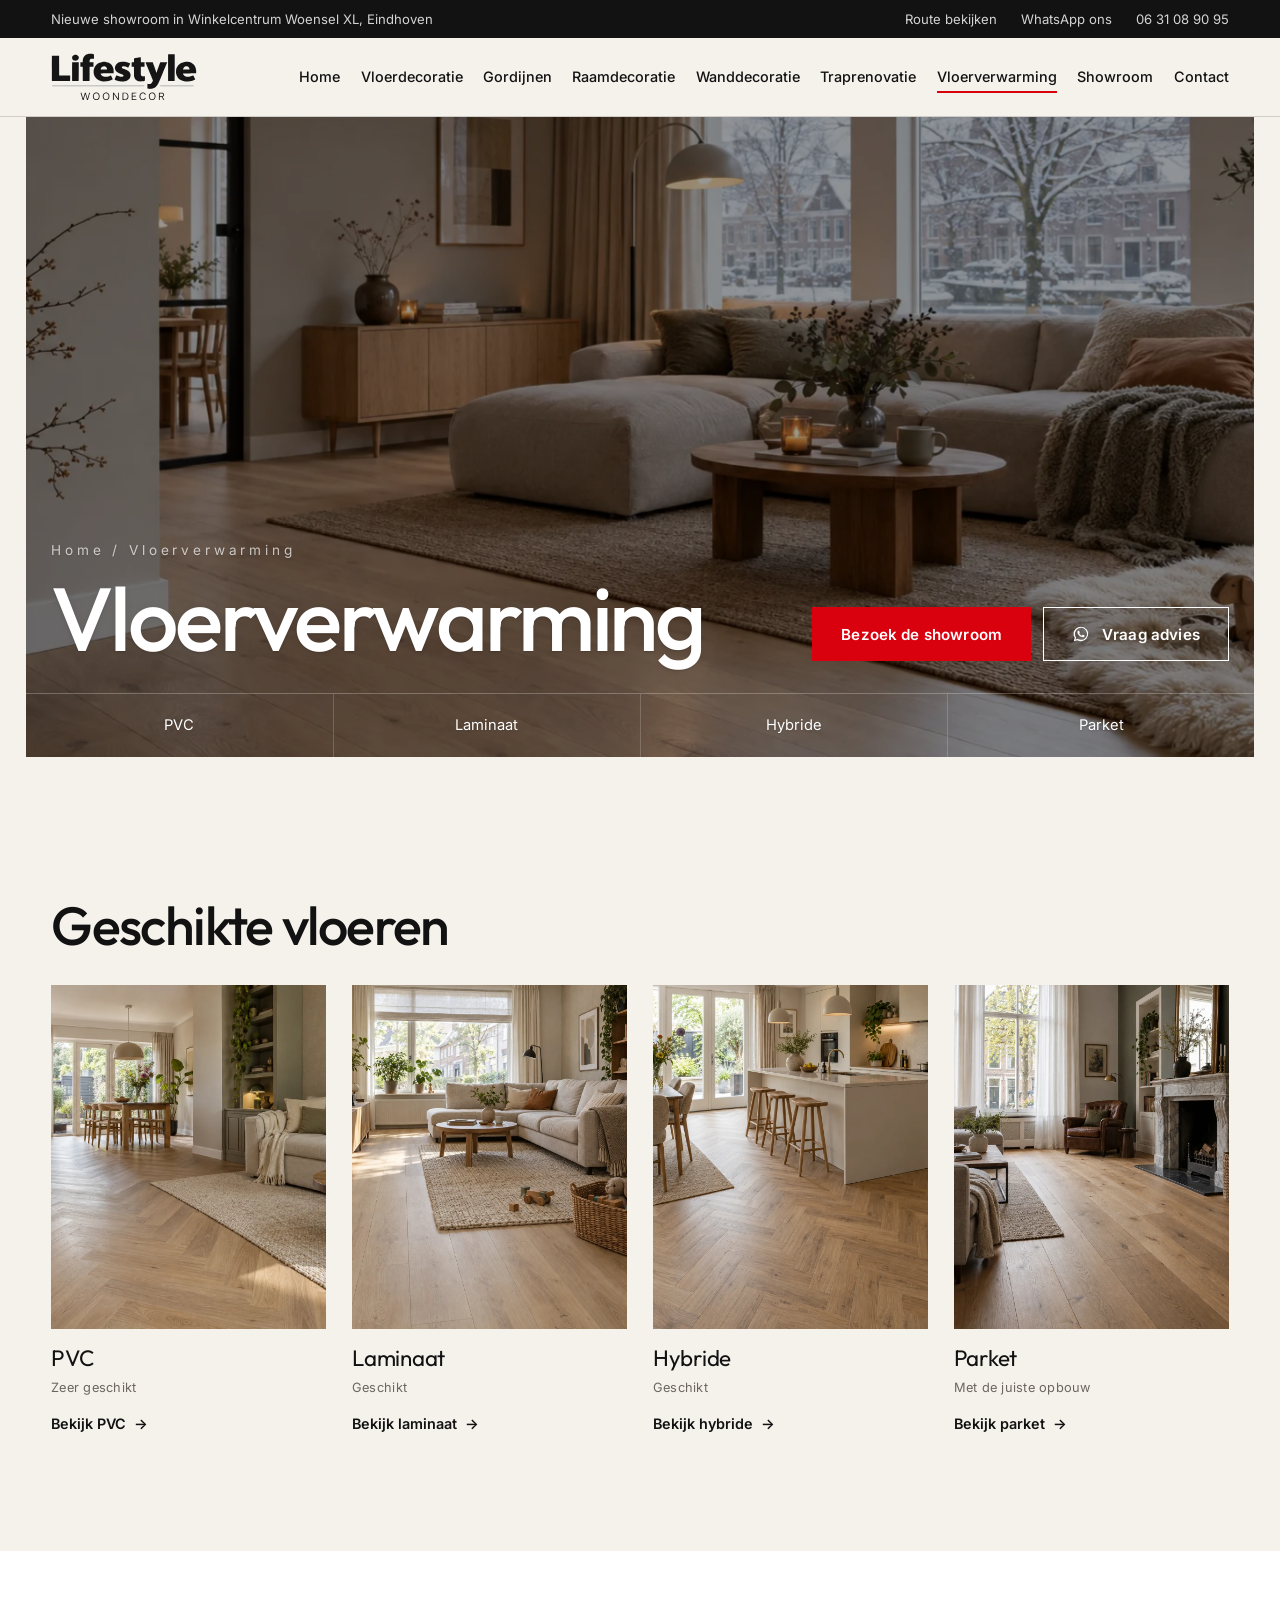
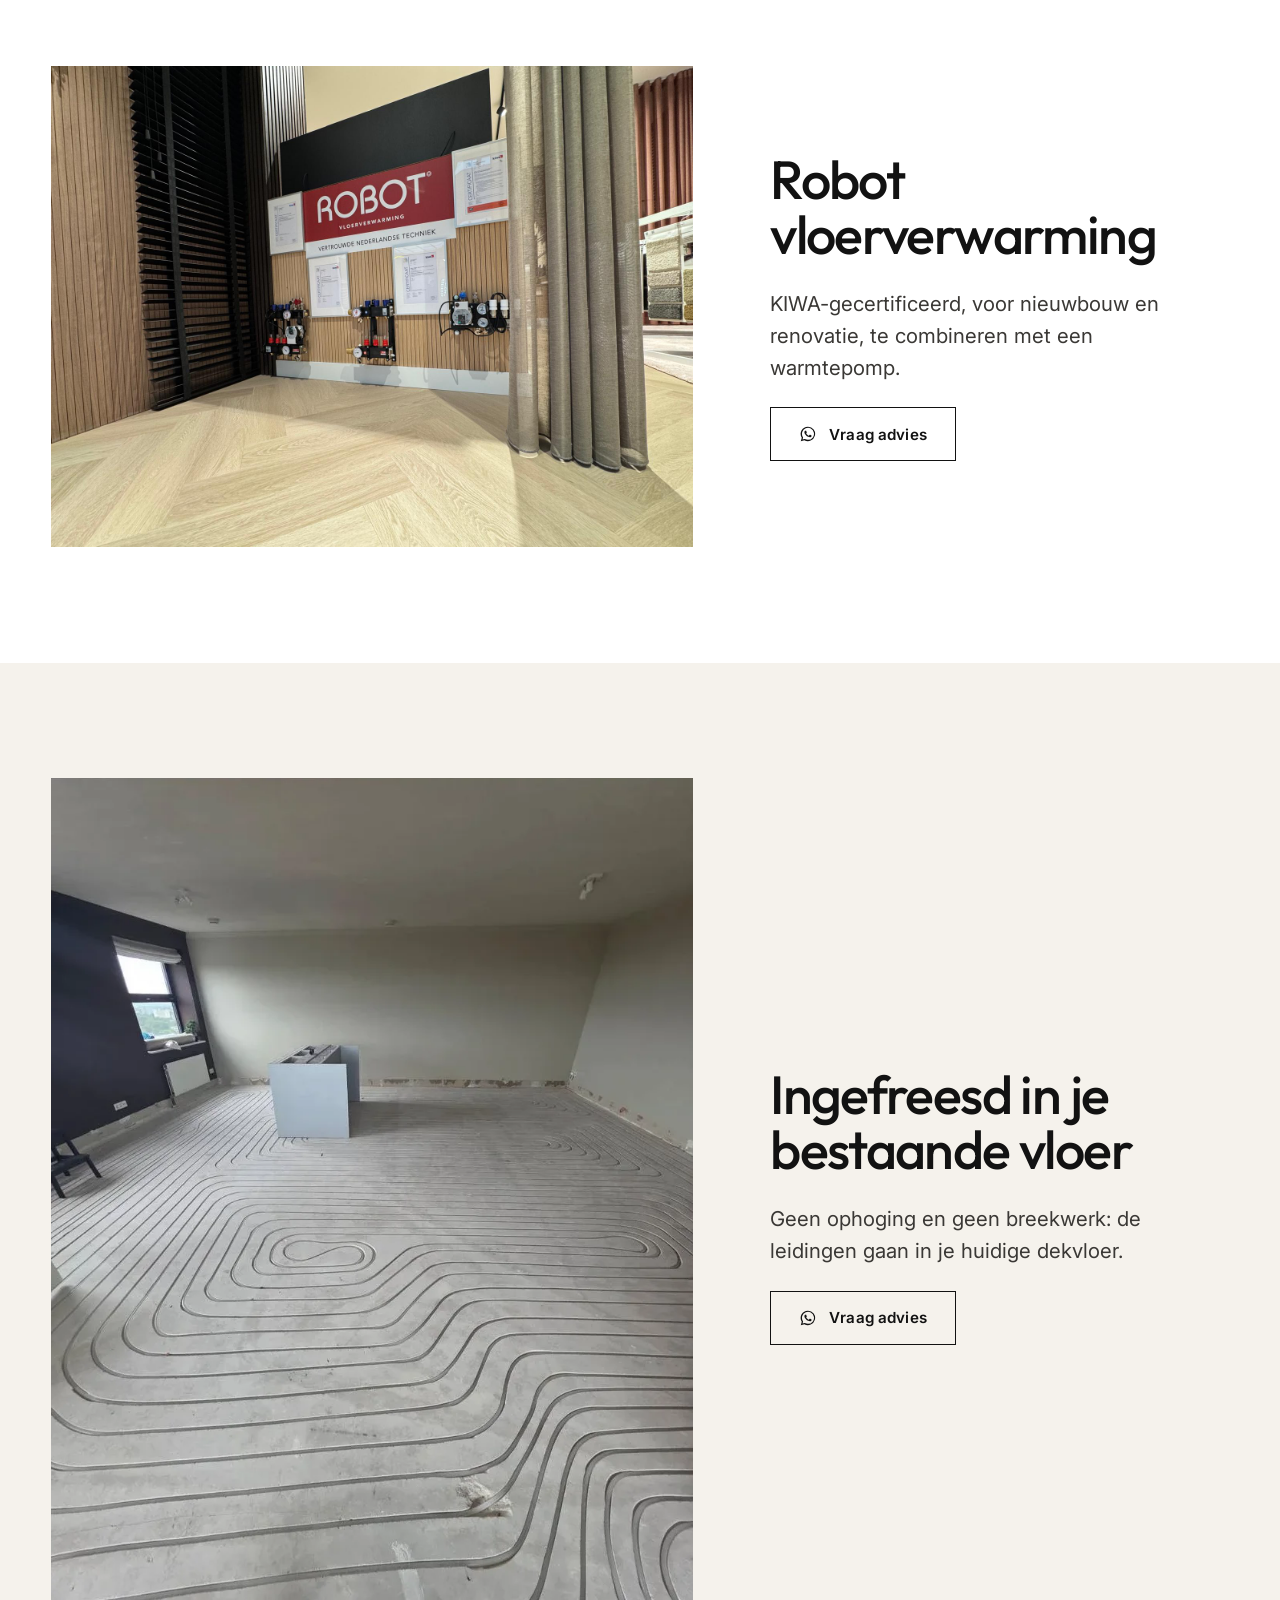
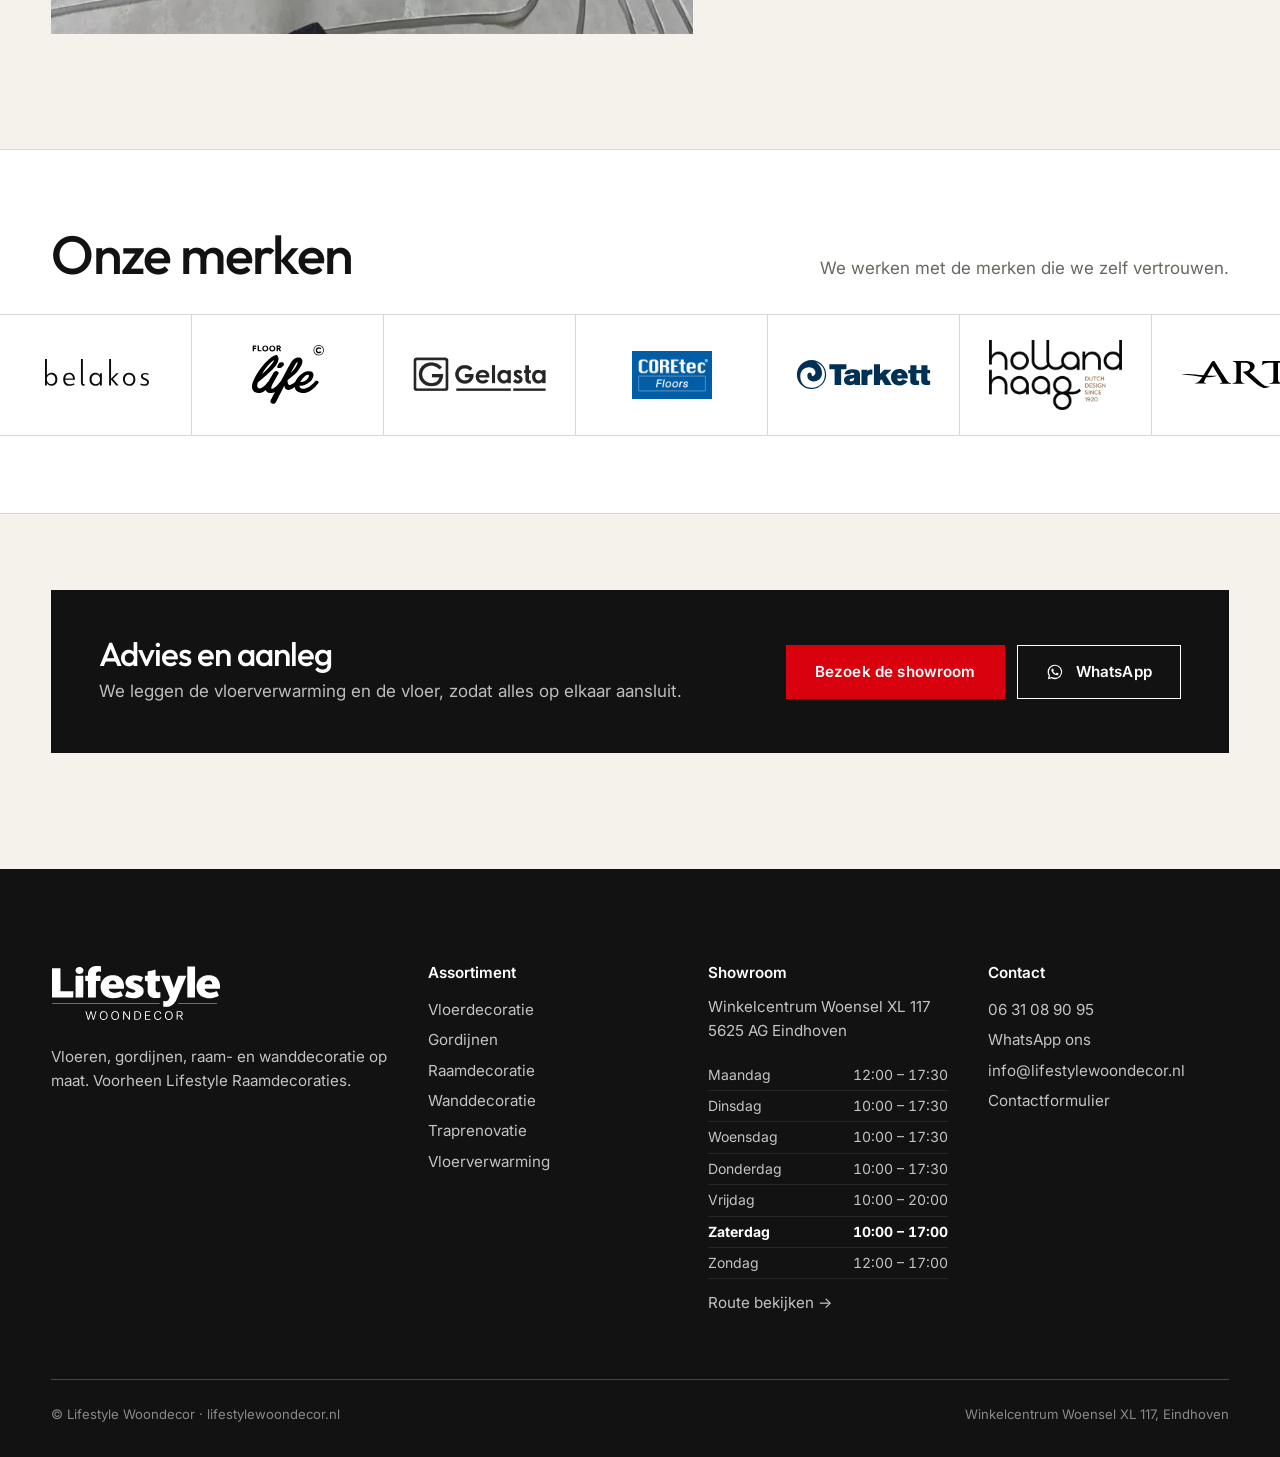
<file: vloerverwarming.html>
<!doctype html>
<html lang="nl">
<head>
<meta charset="utf-8">
<meta name="viewport" content="width=device-width, initial-scale=1, viewport-fit=cover">
<title>Vloerverwarming bij nieuwbouw en renovatie | Lifestyle Woondecor</title>
<meta name="description" content="KIWA-gecertificeerde vloerverwarming van Robot, geschikt voor PVC, laminaat, parket en tegels en te combineren met een warmtepomp. Advies en aanleg samen met je nieuwe vloer.">
<meta name="theme-color" content="#121212">
<link rel="icon" href="favicon.ico" sizes="any">
<link rel="icon" href="assets/img/favicon.svg" type="image/svg+xml">
<link rel="apple-touch-icon" href="assets/img/apple-touch-icon.png">
<link rel="preconnect" href="https://fonts.googleapis.com">
<link rel="preconnect" href="https://fonts.gstatic.com" crossorigin>
<link href="https://fonts.googleapis.com/css2?family=Inter:wght@400;500;600;700&amp;family=Outfit:wght@300;400;500;600;700&amp;display=swap" rel="stylesheet">
<link rel="stylesheet" href="assets/css/style.css?v=cb60c430">
</head>
<body>
<a class="sr-only" href="#inhoud">Naar de inhoud</a>
<div class="topbar">
  <div class="wrap">
    <span>Nieuwe showroom in Winkelcentrum Woensel XL, Eindhoven</span>
    <div class="topbar-links">
      <a href="https://www.google.com/maps/dir/?api=1&amp;destination=Lifestyle+Raamdecoraties%2C+Winkelcentrum+Woensel+117%2C+5625+AG+Eindhoven" target="_blank" rel="noopener">Route bekijken</a>
      <a href="https://wa.me/31631089095" target="_blank" rel="noopener">WhatsApp ons</a>
      <a href="tel:+31631089095">06 31 08 90 95</a>
    </div>
  </div>
</div>
<header class="site-header">
  <div class="wrap header-main">
    <a class="logo" href="./" aria-label="Lifestyle Woondecor, naar de homepage">
      <img src="assets/img/logo.svg" alt="Lifestyle Woondecor" width="1496" height="494">
    </a>
    <nav class="nav" aria-label="Hoofdmenu">
      <ul>
        <li><a href="./">Home</a></li>
        <li><a href="vloerdecoratie">Vloerdecoratie</a></li>
        <li><a href="gordijnen">Gordijnen</a></li>
        <li><a href="raamdecoratie">Raamdecoratie</a></li>
        <li><a href="wanddecoratie">Wanddecoratie</a></li>
        <li><a href="traprenovatie">Traprenovatie</a></li>
        <li><a href="vloerverwarming" aria-current="page">Vloerverwarming</a></li>
        <li><a href="showroom">Showroom</a></li>
        <li><a href="contact">Contact</a></li>
      </ul>
    </nav>
    <button class="menu-toggle" type="button" aria-expanded="false" aria-label="Menu openen"><span class="label">Menu</span><span class="bars"></span></button>
  </div>
</header>

<main id="inhoud">
<section class="cat-frame"><div class="frame">
  <img src="assets/img/sfeer/hero-vloerverwarming.webp" alt="Woonkamer zonder radiatoren" width="1536" height="1024" fetchpriority="high">
  <div class="t">
    <div><div class="crumbs"><a href="./">Home</a><span>/</span>Vloerverwarming</div><h1>Vloerverwarming</h1></div>
    <div class="btn-row"><a class="btn btn-red" href="showroom">Bezoek de showroom</a><a class="btn btn-ghost light" href="https://wa.me/31631089095?text=Hallo%2C%20ik%20heb%20een%20vraag%20over%20vloerverwarming." target="_blank" rel="noopener"><svg viewBox="0 0 24 24" fill="currentColor" aria-hidden="true"><path d="M12 2.2a9.7 9.7 0 0 0-8.3 14.8L2.4 21.6l4.7-1.2A9.7 9.7 0 1 0 12 2.2Zm0 17.6c-1.5 0-2.9-.4-4.2-1.1l-.3-.2-2.8.7.8-2.7-.2-.3a8 8 0 1 1 6.7 3.6Zm4.4-6c-.2-.1-1.4-.7-1.7-.8-.2-.1-.4-.1-.5.1l-.8 1c-.1.2-.3.2-.5.1-1.4-.7-2.3-1.2-3.2-2.8-.2-.4.2-.4.7-1.3.1-.2 0-.3 0-.4l-.8-1.8c-.2-.5-.4-.4-.5-.4h-.5c-.2 0-.4.1-.6.3-.2.2-.8.8-.8 2s.8 2.3 1 2.5c.1.2 1.6 2.5 4 3.5 1.5.6 2 .7 2.8.6.5-.1 1.4-.6 1.6-1.1.2-.6.2-1 .1-1.1l-.3-.4Z"/></svg>Vraag advies</a></div>
  </div>
  <nav aria-label="Collecties vloerverwarming"><ul><li><a href="vloerdecoratie#pvc">PVC</a></li><li><a href="vloerdecoratie#laminaat">Laminaat</a></li><li><a href="vloerdecoratie#hybride">Hybride</a></li><li><a href="vloerdecoratie#parket">Parket</a></li></ul></nav>
</div></section>

<section id="vloeren" style="scroll-margin-top:140px">
  <div class="wrap">
    <div class="collection-head"><h2>Geschikte vloeren</h2></div>
    <div class="tiles">
      <a class="tile" href="vloerdecoratie#pvc"><div class="ratio"><img src="assets/img/sfeer/home-vloerdecoratie.webp" alt="" loading="lazy" width="1536" height="1024"></div><h3>PVC</h3><p class="props">Zeer geschikt</p><span class="more">Bekijk PVC</span></a>
      <a class="tile" href="vloerdecoratie#laminaat"><div class="ratio"><img src="assets/img/sfeer/laminaat-woonkamer.webp" alt="" loading="lazy" width="1024" height="1536"></div><h3>Laminaat</h3><p class="props">Geschikt</p><span class="more">Bekijk laminaat</span></a>
      <a class="tile" href="vloerdecoratie#hybride"><div class="ratio"><img src="assets/img/sfeer/hybride-laminaat-keuken.webp" alt="" loading="lazy" width="1024" height="1536"></div><h3>Hybride</h3><p class="props">Geschikt</p><span class="more">Bekijk hybride</span></a>
      <a class="tile" href="vloerdecoratie#parket"><div class="ratio"><img src="assets/img/sfeer/parket-woonkamer.webp" alt="" loading="lazy" width="1024" height="1536"></div><h3>Parket</h3><p class="props">Met de juiste opbouw</p><span class="more">Bekijk parket</span></a>
    </div>
  </div>
</section>
<section class="on-white" id="robot" style="scroll-margin-top:140px">
  <div class="wrap two-col cols-7-5 center">
    <div class="ratio r-4x3"><img src="8.jpeg" alt="Robot vloerverwarming in de showroom" loading="lazy" width="1600" height="1200"></div>
    <div>
      <h2>Robot vloerverwarming</h2>
      <p class="lead">KIWA-gecertificeerd, voor nieuwbouw en renovatie, te combineren met een warmtepomp.</p>
      <div class="btn-row" style="margin-top:24px"><a class="btn btn-ghost" href="https://wa.me/31631089095?text=Hallo%2C%20ik%20heb%20een%20vraag%20over%20vloerverwarming." target="_blank" rel="noopener"><svg viewBox="0 0 24 24" fill="currentColor" aria-hidden="true"><path d="M12 2.2a9.7 9.7 0 0 0-8.3 14.8L2.4 21.6l4.7-1.2A9.7 9.7 0 1 0 12 2.2Zm0 17.6c-1.5 0-2.9-.4-4.2-1.1l-.3-.2-2.8.7.8-2.7-.2-.3a8 8 0 1 1 6.7 3.6Zm4.4-6c-.2-.1-1.4-.7-1.7-.8-.2-.1-.4-.1-.5.1l-.8 1c-.1.2-.3.2-.5.1-1.4-.7-2.3-1.2-3.2-2.8-.2-.4.2-.4.7-1.3.1-.2 0-.3 0-.4l-.8-1.8c-.2-.5-.4-.4-.5-.4h-.5c-.2 0-.4.1-.6.3-.2.2-.8.8-.8 2s.8 2.3 1 2.5c.1.2 1.6 2.5 4 3.5 1.5.6 2 .7 2.8.6.5-.1 1.4-.6 1.6-1.1.2-.6.2-1 .1-1.1l-.3-.4Z"/></svg>Vraag advies</a></div>
    </div>
  </div>
</section>
<section id="infrezen" style="scroll-margin-top:140px">
  <div class="wrap two-col cols-7-5 center">
    <div class="ratio r-3x4"><img src="assets/img/vloerverwarming-gefreesd.webp" alt="Ingefreesde vloerverwarming in een woonkamer" loading="lazy" width="837" height="1116"></div>
    <div>
      <h2>Ingefreesd in je bestaande vloer</h2>
      <p class="lead">Geen ophoging en geen breekwerk: de leidingen gaan in je huidige dekvloer.</p>
      <div class="btn-row" style="margin-top:24px"><a class="btn btn-ghost" href="https://wa.me/31631089095?text=Hallo%2C%20ik%20heb%20een%20vraag%20over%20vloerverwarming." target="_blank" rel="noopener"><svg viewBox="0 0 24 24" fill="currentColor" aria-hidden="true"><path d="M12 2.2a9.7 9.7 0 0 0-8.3 14.8L2.4 21.6l4.7-1.2A9.7 9.7 0 1 0 12 2.2Zm0 17.6c-1.5 0-2.9-.4-4.2-1.1l-.3-.2-2.8.7.8-2.7-.2-.3a8 8 0 1 1 6.7 3.6Zm4.4-6c-.2-.1-1.4-.7-1.7-.8-.2-.1-.4-.1-.5.1l-.8 1c-.1.2-.3.2-.5.1-1.4-.7-2.3-1.2-3.2-2.8-.2-.4.2-.4.7-1.3.1-.2 0-.3 0-.4l-.8-1.8c-.2-.5-.4-.4-.5-.4h-.5c-.2 0-.4.1-.6.3-.2.2-.8.8-.8 2s.8 2.3 1 2.5c.1.2 1.6 2.5 4 3.5 1.5.6 2 .7 2.8.6.5-.1 1.4-.6 1.6-1.1.2-.6.2-1 .1-1.1l-.3-.4Z"/></svg>Vraag advies</a></div>
    </div>
  </div>
</section>
<section id="merken" class="brands-strip"><div class="wrap collection-head"><h2>Onze merken</h2><p>We werken met de merken die we zelf vertrouwen.</p></div><div class="logo-marquee"><ul class="logo-track" style="list-style:none"><li class="logo-item"><img src="assets/img/merken/belakos.svg" alt="Belakos" loading="lazy"></li><li class="logo-item tall"><img src="assets/img/merken/floorlife.svg" alt="Floorlife" loading="lazy"></li><li class="logo-item invert"><img src="assets/img/merken/gelasta.png" alt="Gelasta" loading="lazy"></li><li class="logo-item"><img src="assets/img/merken/coretec.png" alt="COREtec" loading="lazy"></li><li class="logo-item"><img src="assets/img/merken/tarkett.svg" alt="Tarkett" loading="lazy"></li><li class="logo-item tall"><img src="assets/img/merken/holland-haag.png" alt="Holland Haag" loading="lazy"></li><li class="logo-item"><img src="assets/img/merken/arte.svg" alt="Arte" loading="lazy"></li><li class="logo-item tall"><img src="assets/img/merken/hookedonwalls.svg" alt="HookedOnWalls" loading="lazy"></li><li class="logo-item"><img src="assets/img/merken/floer.svg" alt="Floer" loading="lazy"></li><li class="logo-item"><img src="assets/img/merken/therdex.svg" alt="Therdex" loading="lazy"></li><li class="logo-item"><img src="assets/img/merken/vtwonen.svg" alt="vtwonen" loading="lazy"></li><li class="logo-item"><img src="assets/img/merken/quick-step.svg" alt="Quick-Step" loading="lazy"></li><li class="logo-item"><img src="assets/img/merken/vadain.svg" alt="Vadain" loading="lazy"></li><li class="logo-item"><img src="assets/img/merken/mflor.svg" alt="mFLOR" loading="lazy"></li><li class="logo-item tall"><img src="assets/img/merken/ambiant.svg" alt="Ambiant" loading="lazy"></li><li class="logo-item"><img src="assets/img/merken/mart-visser.svg" alt="Mart Visser" loading="lazy"></li><li class="logo-item"><img src="assets/img/merken/zonnelux.svg" alt="Zonnelux" loading="lazy"></li><li class="logo-item"><img src="assets/img/merken/velux.svg" alt="VELUX" loading="lazy"></li><li class="logo-item"><img src="assets/img/merken/fakro.png" alt="FAKRO" loading="lazy"></li><li class="logo-item" aria-hidden="true"><img src="assets/img/merken/belakos.svg" alt="" loading="lazy"></li><li class="logo-item tall" aria-hidden="true"><img src="assets/img/merken/floorlife.svg" alt="" loading="lazy"></li><li class="logo-item invert" aria-hidden="true"><img src="assets/img/merken/gelasta.png" alt="" loading="lazy"></li><li class="logo-item" aria-hidden="true"><img src="assets/img/merken/coretec.png" alt="" loading="lazy"></li><li class="logo-item" aria-hidden="true"><img src="assets/img/merken/tarkett.svg" alt="" loading="lazy"></li><li class="logo-item tall" aria-hidden="true"><img src="assets/img/merken/holland-haag.png" alt="" loading="lazy"></li><li class="logo-item" aria-hidden="true"><img src="assets/img/merken/arte.svg" alt="" loading="lazy"></li><li class="logo-item tall" aria-hidden="true"><img src="assets/img/merken/hookedonwalls.svg" alt="" loading="lazy"></li><li class="logo-item" aria-hidden="true"><img src="assets/img/merken/floer.svg" alt="" loading="lazy"></li><li class="logo-item" aria-hidden="true"><img src="assets/img/merken/therdex.svg" alt="" loading="lazy"></li><li class="logo-item" aria-hidden="true"><img src="assets/img/merken/vtwonen.svg" alt="" loading="lazy"></li><li class="logo-item" aria-hidden="true"><img src="assets/img/merken/quick-step.svg" alt="" loading="lazy"></li><li class="logo-item" aria-hidden="true"><img src="assets/img/merken/vadain.svg" alt="" loading="lazy"></li><li class="logo-item" aria-hidden="true"><img src="assets/img/merken/mflor.svg" alt="" loading="lazy"></li><li class="logo-item tall" aria-hidden="true"><img src="assets/img/merken/ambiant.svg" alt="" loading="lazy"></li><li class="logo-item" aria-hidden="true"><img src="assets/img/merken/mart-visser.svg" alt="" loading="lazy"></li><li class="logo-item" aria-hidden="true"><img src="assets/img/merken/zonnelux.svg" alt="" loading="lazy"></li><li class="logo-item" aria-hidden="true"><img src="assets/img/merken/velux.svg" alt="" loading="lazy"></li><li class="logo-item" aria-hidden="true"><img src="assets/img/merken/fakro.png" alt="" loading="lazy"></li></ul></div></section><section>
  <div class="wrap">
    <div class="advice">
      <div><h2>Advies en aanleg</h2><p>We leggen de vloerverwarming en de vloer, zodat alles op elkaar aansluit.</p></div>
      <div class="btn-row"><a class="btn btn-red" href="showroom">Bezoek de showroom</a><a class="btn btn-ghost light" href="https://wa.me/31631089095?text=Hallo%2C%20ik%20heb%20een%20vraag%20over%20vloerverwarming." target="_blank" rel="noopener"><svg viewBox="0 0 24 24" fill="currentColor" aria-hidden="true"><path d="M12 2.2a9.7 9.7 0 0 0-8.3 14.8L2.4 21.6l4.7-1.2A9.7 9.7 0 1 0 12 2.2Zm0 17.6c-1.5 0-2.9-.4-4.2-1.1l-.3-.2-2.8.7.8-2.7-.2-.3a8 8 0 1 1 6.7 3.6Zm4.4-6c-.2-.1-1.4-.7-1.7-.8-.2-.1-.4-.1-.5.1l-.8 1c-.1.2-.3.2-.5.1-1.4-.7-2.3-1.2-3.2-2.8-.2-.4.2-.4.7-1.3.1-.2 0-.3 0-.4l-.8-1.8c-.2-.5-.4-.4-.5-.4h-.5c-.2 0-.4.1-.6.3-.2.2-.8.8-.8 2s.8 2.3 1 2.5c.1.2 1.6 2.5 4 3.5 1.5.6 2 .7 2.8.6.5-.1 1.4-.6 1.6-1.1.2-.6.2-1 .1-1.1l-.3-.4Z"/></svg>WhatsApp</a></div>
    </div>
  </div>
</section>
</main>
<footer class="site-footer">
  <div class="wrap">
    <div class="footer-top">
      <div>
        <a class="logo" href="./"><img src="assets/img/logo-wit.svg" alt="Lifestyle Woondecor" width="1496" height="494" loading="lazy"></a>
        <p>Vloeren, gordijnen, raam- en wanddecoratie op maat. Voorheen Lifestyle Raamdecoraties.</p>
      </div>
      <div>
        <h4>Assortiment</h4>
        <ul>
          <li><a href="vloerdecoratie">Vloerdecoratie</a></li>
          <li><a href="gordijnen">Gordijnen</a></li>
          <li><a href="raamdecoratie">Raamdecoratie</a></li>
          <li><a href="wanddecoratie">Wanddecoratie</a></li>
          <li><a href="traprenovatie">Traprenovatie</a></li>
          <li><a href="vloerverwarming">Vloerverwarming</a></li>
        </ul>
      </div>
      <div>
        <h4>Showroom</h4>
        <address>Winkelcentrum Woensel XL 117<br>5625 AG Eindhoven</address>
        <dl class="hours hours-foot"><div data-dag="1"><dt>Maandag</dt><dd>12:00 – 17:30</dd></div><div data-dag="2"><dt>Dinsdag</dt><dd>10:00 – 17:30</dd></div><div data-dag="3"><dt>Woensdag</dt><dd>10:00 – 17:30</dd></div><div data-dag="4"><dt>Donderdag</dt><dd>10:00 – 17:30</dd></div><div data-dag="5"><dt>Vrijdag</dt><dd>10:00 – 20:00</dd></div><div data-dag="6"><dt>Zaterdag</dt><dd>10:00 – 17:00</dd></div><div data-dag="0"><dt>Zondag</dt><dd>12:00 – 17:00</dd></div></dl>
        <p style="margin-top:12px"><a href="https://www.google.com/maps/dir/?api=1&amp;destination=Lifestyle+Raamdecoraties%2C+Winkelcentrum+Woensel+117%2C+5625+AG+Eindhoven" target="_blank" rel="noopener">Route bekijken →</a></p>
      </div>
      <div>
        <h4>Contact</h4>
        <ul>
          <li><a href="tel:+31631089095">06 31 08 90 95</a></li>
          <li><a href="https://wa.me/31631089095" target="_blank" rel="noopener">WhatsApp ons</a></li>
          <li><a href="mailto:info@lifestylewoondecor.nl">info@lifestylewoondecor.nl</a></li>
          <li><a href="contact">Contactformulier</a></li>
        </ul>
      </div>
    </div>
    <div class="footer-bottom">
      <span>© Lifestyle Woondecor · lifestylewoondecor.nl</span>
      <span>Winkelcentrum Woensel XL 117, Eindhoven</span>
    </div>
  </div>
</footer>
<nav class="action-bar" aria-label="Snel contact">
  <a href="https://www.google.com/maps/dir/?api=1&amp;destination=Lifestyle+Raamdecoraties%2C+Winkelcentrum+Woensel+117%2C+5625+AG+Eindhoven" target="_blank" rel="noopener"><svg viewBox="0 0 24 24" fill="none" stroke="currentColor" stroke-width="1.8" aria-hidden="true"><path d="M12 21s-7-6.2-7-11.5A7 7 0 0 1 19 9.5C19 14.8 12 21 12 21Z"/><circle cx="12" cy="9.5" r="2.5"/></svg>Route bekijken</a>
  <a href="https://wa.me/31631089095" target="_blank" rel="noopener"><svg viewBox="0 0 24 24" fill="currentColor" aria-hidden="true"><path d="M12 2.2a9.7 9.7 0 0 0-8.3 14.8L2.4 21.6l4.7-1.2A9.7 9.7 0 1 0 12 2.2Zm0 17.6c-1.5 0-2.9-.4-4.2-1.1l-.3-.2-2.8.7.8-2.7-.2-.3a8 8 0 1 1 6.7 3.6Zm4.4-6c-.2-.1-1.4-.7-1.7-.8-.2-.1-.4-.1-.5.1l-.8 1c-.1.2-.3.2-.5.1-1.4-.7-2.3-1.2-3.2-2.8-.2-.4.2-.4.7-1.3.1-.2 0-.3 0-.4l-.8-1.8c-.2-.5-.4-.4-.5-.4h-.5c-.2 0-.4.1-.6.3-.2.2-.8.8-.8 2s.8 2.3 1 2.5c.1.2 1.6 2.5 4 3.5 1.5.6 2 .7 2.8.6.5-.1 1.4-.6 1.6-1.1.2-.6.2-1 .1-1.1l-.3-.4Z"/></svg>WhatsApp ons</a>
</nav>

<script src="assets/js/main.js?v=cb60c430"></script>
</body>
</html>
</file>
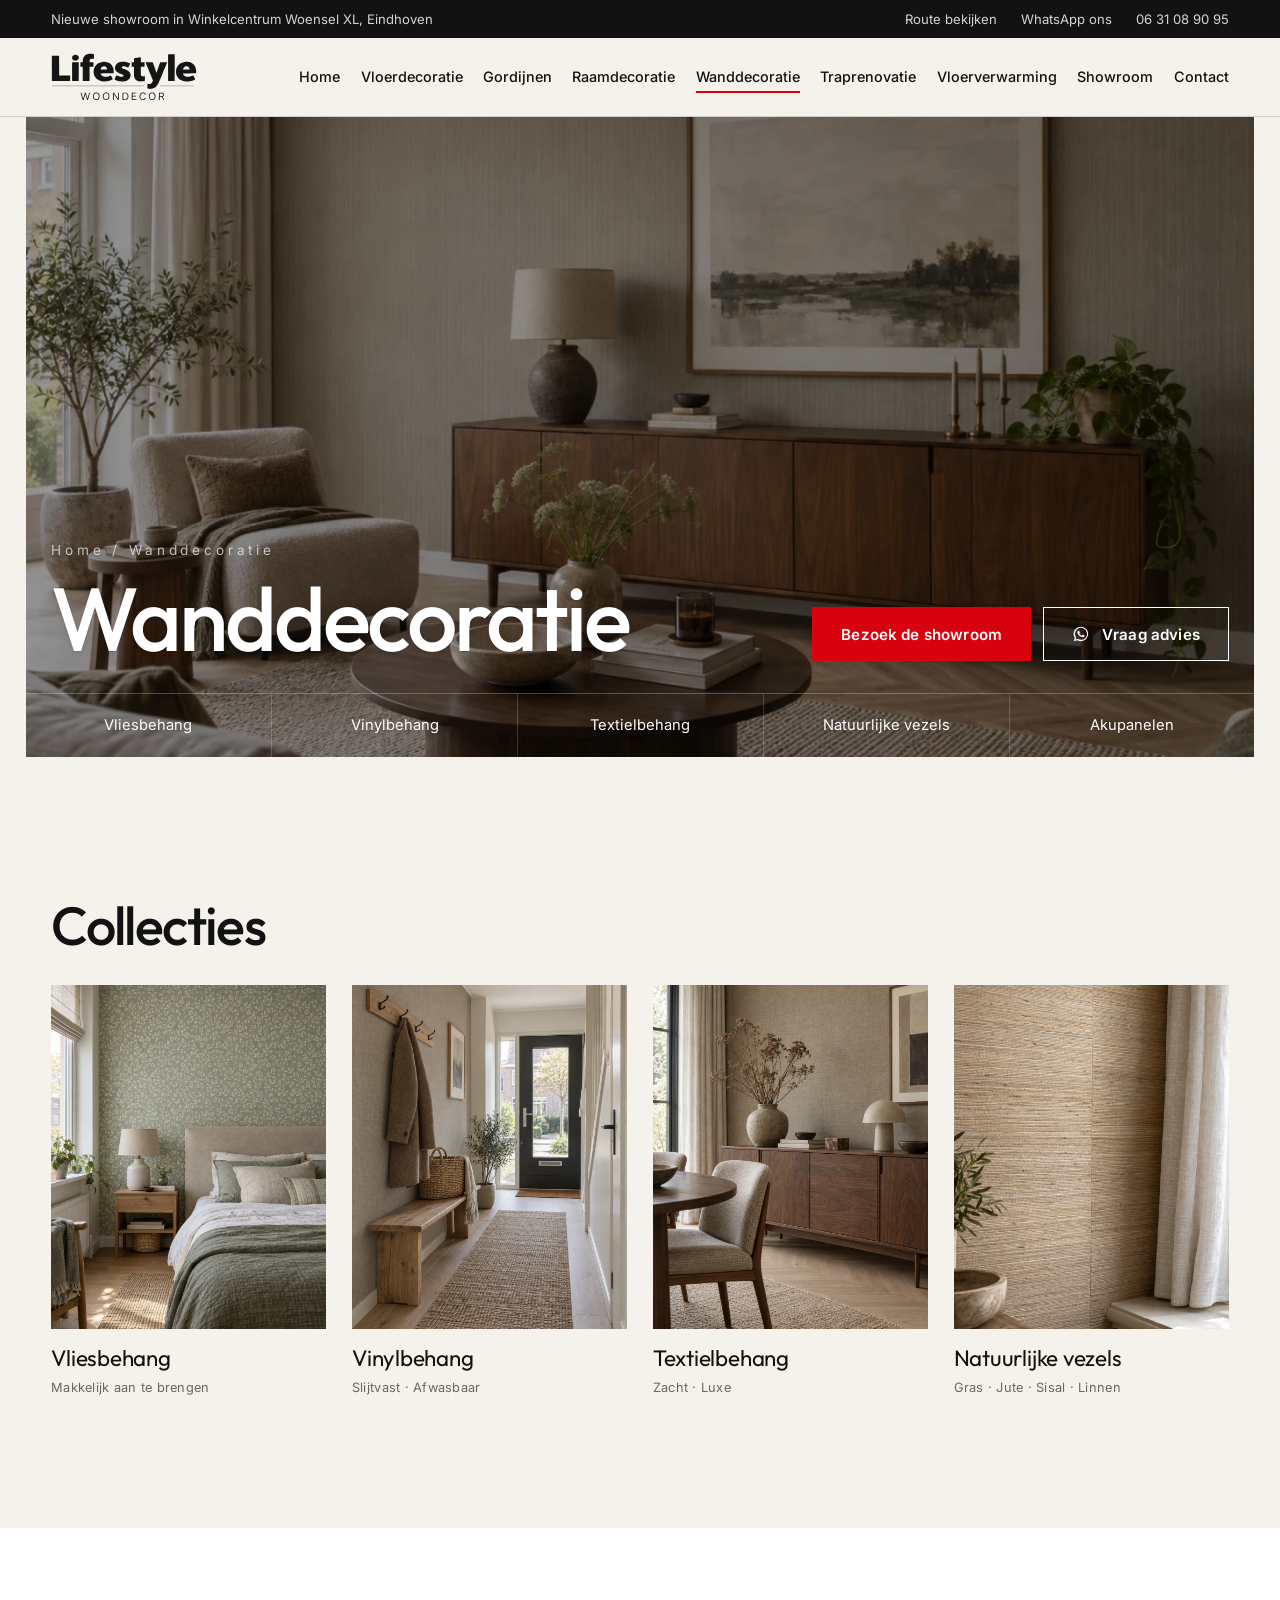
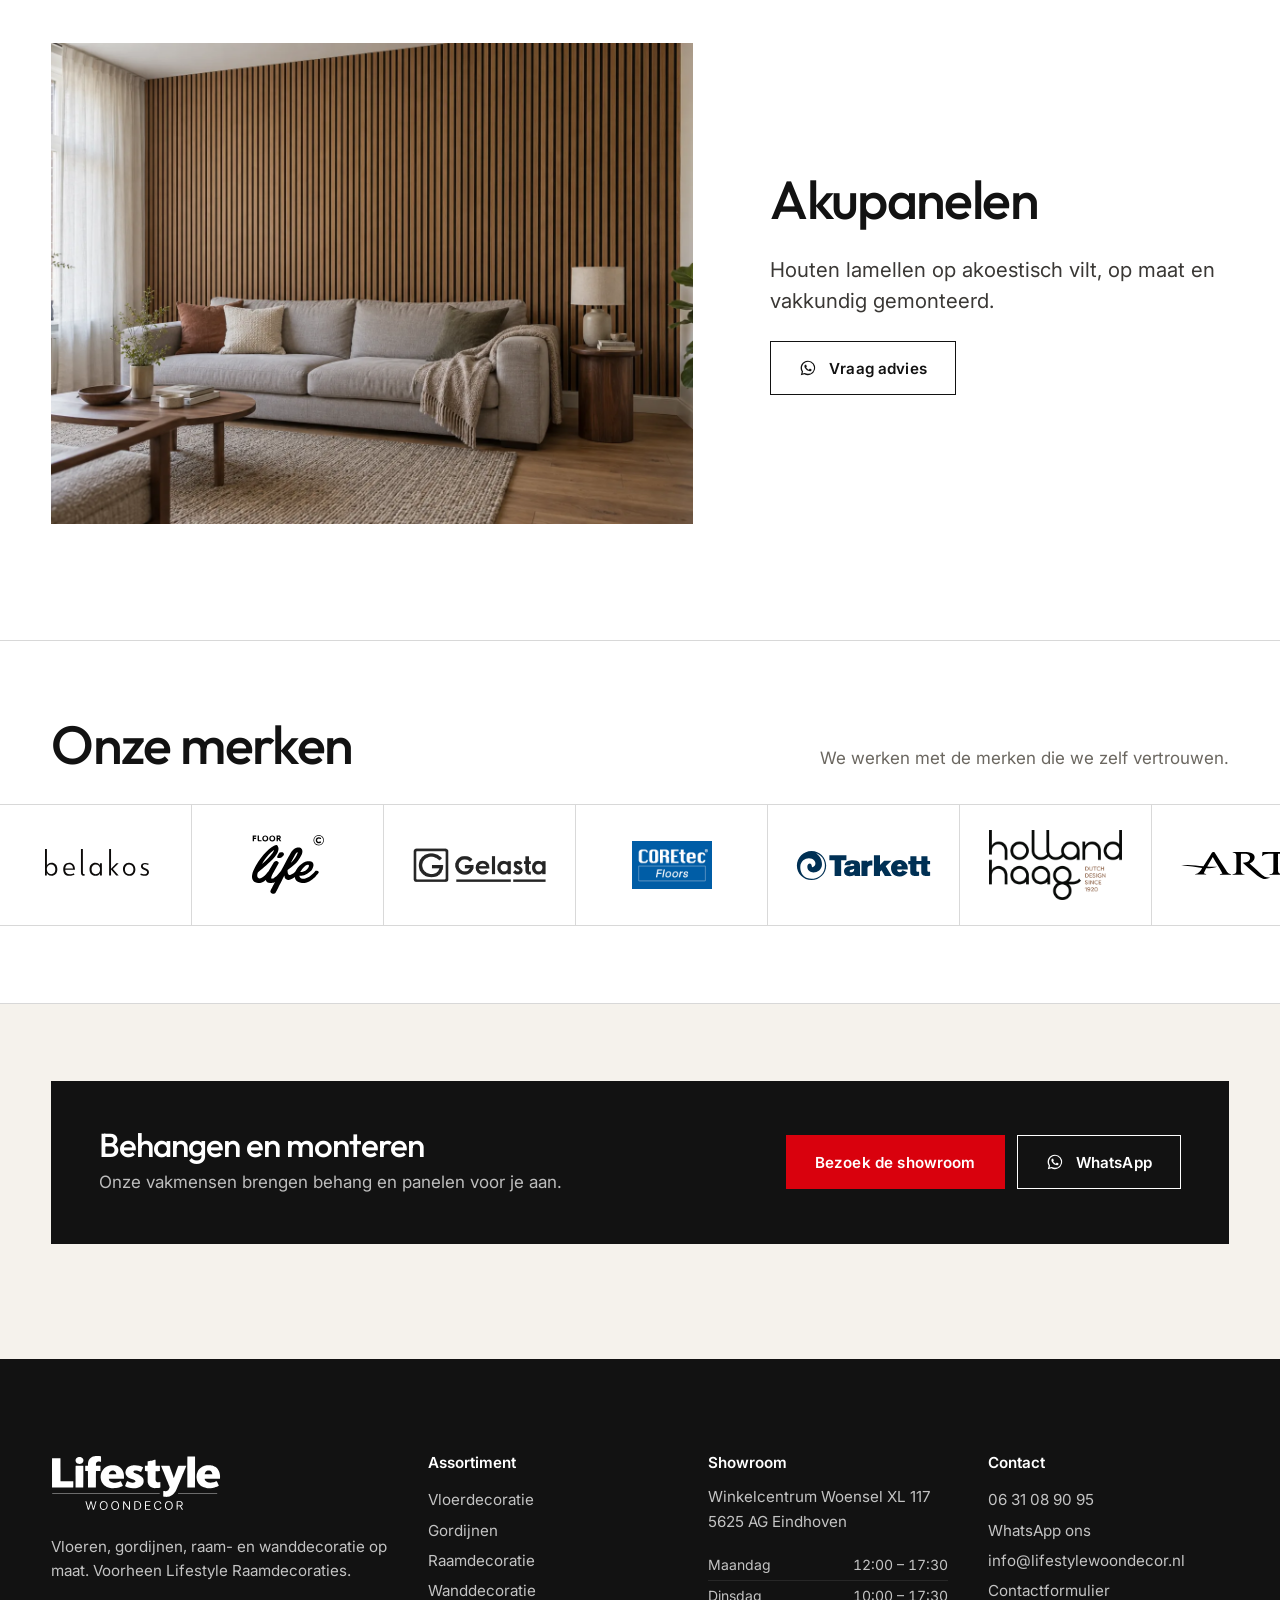
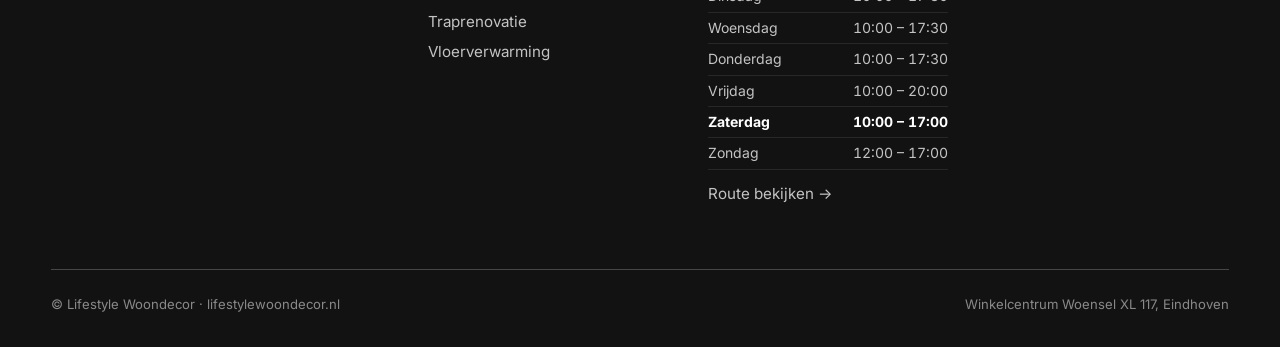
<file: wanddecoratie.html>
<!doctype html>
<html lang="nl">
<head>
<meta charset="utf-8">
<meta name="viewport" content="width=device-width, initial-scale=1, viewport-fit=cover">
<title>Wanddecoratie: behang en akupanelen | Lifestyle Woondecor</title>
<meta name="description" content="Behang van Arte en HookedOnWalls, van vlies en vinyl tot textiel en natuurlijke vezels, en akoestische wandpanelen. Inclusief ophangen en montage.">
<meta name="theme-color" content="#121212">
<link rel="icon" href="favicon.ico" sizes="any">
<link rel="icon" href="assets/img/favicon.svg" type="image/svg+xml">
<link rel="apple-touch-icon" href="assets/img/apple-touch-icon.png">
<link rel="preconnect" href="https://fonts.googleapis.com">
<link rel="preconnect" href="https://fonts.gstatic.com" crossorigin>
<link href="https://fonts.googleapis.com/css2?family=Inter:wght@400;500;600;700&amp;family=Outfit:wght@300;400;500;600;700&amp;display=swap" rel="stylesheet">
<link rel="stylesheet" href="assets/css/style.css?v=cb60c430">
</head>
<body>
<a class="sr-only" href="#inhoud">Naar de inhoud</a>
<div class="topbar">
  <div class="wrap">
    <span>Nieuwe showroom in Winkelcentrum Woensel XL, Eindhoven</span>
    <div class="topbar-links">
      <a href="https://www.google.com/maps/dir/?api=1&amp;destination=Lifestyle+Raamdecoraties%2C+Winkelcentrum+Woensel+117%2C+5625+AG+Eindhoven" target="_blank" rel="noopener">Route bekijken</a>
      <a href="https://wa.me/31631089095" target="_blank" rel="noopener">WhatsApp ons</a>
      <a href="tel:+31631089095">06 31 08 90 95</a>
    </div>
  </div>
</div>
<header class="site-header">
  <div class="wrap header-main">
    <a class="logo" href="./" aria-label="Lifestyle Woondecor, naar de homepage">
      <img src="assets/img/logo.svg" alt="Lifestyle Woondecor" width="1496" height="494">
    </a>
    <nav class="nav" aria-label="Hoofdmenu">
      <ul>
        <li><a href="./">Home</a></li>
        <li><a href="vloerdecoratie">Vloerdecoratie</a></li>
        <li><a href="gordijnen">Gordijnen</a></li>
        <li><a href="raamdecoratie">Raamdecoratie</a></li>
        <li><a href="wanddecoratie" aria-current="page">Wanddecoratie</a></li>
        <li><a href="traprenovatie">Traprenovatie</a></li>
        <li><a href="vloerverwarming">Vloerverwarming</a></li>
        <li><a href="showroom">Showroom</a></li>
        <li><a href="contact">Contact</a></li>
      </ul>
    </nav>
    <button class="menu-toggle" type="button" aria-expanded="false" aria-label="Menu openen"><span class="label">Menu</span><span class="bars"></span></button>
  </div>
</header>

<main id="inhoud">
<section class="cat-frame"><div class="frame">
  <img src="assets/img/sfeer/hero-wanddecoratie.webp" alt="Woonkamer met geweven behang" width="1536" height="1024" fetchpriority="high">
  <div class="t">
    <div><div class="crumbs"><a href="./">Home</a><span>/</span>Wanddecoratie</div><h1>Wanddecoratie</h1></div>
    <div class="btn-row"><a class="btn btn-red" href="showroom">Bezoek de showroom</a><a class="btn btn-ghost light" href="https://wa.me/31631089095?text=Hallo%2C%20ik%20heb%20een%20vraag%20over%20wanddecoratie." target="_blank" rel="noopener"><svg viewBox="0 0 24 24" fill="currentColor" aria-hidden="true"><path d="M12 2.2a9.7 9.7 0 0 0-8.3 14.8L2.4 21.6l4.7-1.2A9.7 9.7 0 1 0 12 2.2Zm0 17.6c-1.5 0-2.9-.4-4.2-1.1l-.3-.2-2.8.7.8-2.7-.2-.3a8 8 0 1 1 6.7 3.6Zm4.4-6c-.2-.1-1.4-.7-1.7-.8-.2-.1-.4-.1-.5.1l-.8 1c-.1.2-.3.2-.5.1-1.4-.7-2.3-1.2-3.2-2.8-.2-.4.2-.4.7-1.3.1-.2 0-.3 0-.4l-.8-1.8c-.2-.5-.4-.4-.5-.4h-.5c-.2 0-.4.1-.6.3-.2.2-.8.8-.8 2s.8 2.3 1 2.5c.1.2 1.6 2.5 4 3.5 1.5.6 2 .7 2.8.6.5-.1 1.4-.6 1.6-1.1.2-.6.2-1 .1-1.1l-.3-.4Z"/></svg>Vraag advies</a></div>
  </div>
  <nav aria-label="Collecties wanddecoratie"><ul><li><a href="#behang">Vliesbehang</a></li><li><a href="#behang">Vinylbehang</a></li><li><a href="#behang">Textielbehang</a></li><li><a href="#behang">Natuurlijke vezels</a></li><li><a href="#akupanelen">Akupanelen</a></li></ul></nav>
</div></section>

<section id="behang" style="scroll-margin-top:140px">
  <div class="wrap">
    <div class="collection-head"><h2>Collecties</h2></div>
    <div class="tiles">
      <div class="tile tile-static"><div class="ratio"><img src="assets/img/sfeer/behang-vlies.webp" alt="" loading="lazy" width="1024" height="1536"></div><h3>Vliesbehang</h3><p class="props">Makkelijk aan te brengen</p></div>
      <div class="tile tile-static"><div class="ratio"><img src="assets/img/sfeer/behang-vinyl.webp" alt="" loading="lazy" width="1024" height="1536"></div><h3>Vinylbehang</h3><p class="props">Slijtvast · Afwasbaar</p></div>
      <div class="tile tile-static"><div class="ratio"><img src="assets/img/sfeer/behang-textiel.webp" alt="" loading="lazy" width="1024" height="1536"></div><h3>Textielbehang</h3><p class="props">Zacht · Luxe</p></div>
      <div class="tile tile-static"><div class="ratio"><img src="assets/img/sfeer/behang-natuurvezel-detail.webp" alt="" loading="lazy" width="1024" height="1536" style="object-position:50% 35%"></div><h3>Natuurlijke vezels</h3><p class="props">Gras · Jute · Sisal · Linnen</p></div>
    </div>
  </div>
</section>
<section class="on-white" id="akupanelen" style="scroll-margin-top:140px">
  <div class="wrap two-col cols-7-5 center">
    <div class="ratio r-4x3"><img src="assets/img/sfeer/akupanelen-woonkamer.webp" alt="Woonkamer met eiken akupanelen" loading="lazy" width="1536" height="1024"></div>
    <div>
      <h2>Akupanelen</h2>
      <p class="lead">Houten lamellen op akoestisch vilt, op maat en vakkundig gemonteerd.</p>
      <div class="btn-row" style="margin-top:24px"><a class="btn btn-ghost" href="https://wa.me/31631089095?text=Hallo%2C%20ik%20heb%20een%20vraag%20over%20akupanelen." target="_blank" rel="noopener"><svg viewBox="0 0 24 24" fill="currentColor" aria-hidden="true"><path d="M12 2.2a9.7 9.7 0 0 0-8.3 14.8L2.4 21.6l4.7-1.2A9.7 9.7 0 1 0 12 2.2Zm0 17.6c-1.5 0-2.9-.4-4.2-1.1l-.3-.2-2.8.7.8-2.7-.2-.3a8 8 0 1 1 6.7 3.6Zm4.4-6c-.2-.1-1.4-.7-1.7-.8-.2-.1-.4-.1-.5.1l-.8 1c-.1.2-.3.2-.5.1-1.4-.7-2.3-1.2-3.2-2.8-.2-.4.2-.4.7-1.3.1-.2 0-.3 0-.4l-.8-1.8c-.2-.5-.4-.4-.5-.4h-.5c-.2 0-.4.1-.6.3-.2.2-.8.8-.8 2s.8 2.3 1 2.5c.1.2 1.6 2.5 4 3.5 1.5.6 2 .7 2.8.6.5-.1 1.4-.6 1.6-1.1.2-.6.2-1 .1-1.1l-.3-.4Z"/></svg>Vraag advies</a></div>
    </div>
  </div>
</section>
<section id="merken" class="brands-strip"><div class="wrap collection-head"><h2>Onze merken</h2><p>We werken met de merken die we zelf vertrouwen.</p></div><div class="logo-marquee"><ul class="logo-track" style="list-style:none"><li class="logo-item"><img src="assets/img/merken/belakos.svg" alt="Belakos" loading="lazy"></li><li class="logo-item tall"><img src="assets/img/merken/floorlife.svg" alt="Floorlife" loading="lazy"></li><li class="logo-item invert"><img src="assets/img/merken/gelasta.png" alt="Gelasta" loading="lazy"></li><li class="logo-item"><img src="assets/img/merken/coretec.png" alt="COREtec" loading="lazy"></li><li class="logo-item"><img src="assets/img/merken/tarkett.svg" alt="Tarkett" loading="lazy"></li><li class="logo-item tall"><img src="assets/img/merken/holland-haag.png" alt="Holland Haag" loading="lazy"></li><li class="logo-item"><img src="assets/img/merken/arte.svg" alt="Arte" loading="lazy"></li><li class="logo-item tall"><img src="assets/img/merken/hookedonwalls.svg" alt="HookedOnWalls" loading="lazy"></li><li class="logo-item"><img src="assets/img/merken/floer.svg" alt="Floer" loading="lazy"></li><li class="logo-item"><img src="assets/img/merken/therdex.svg" alt="Therdex" loading="lazy"></li><li class="logo-item"><img src="assets/img/merken/vtwonen.svg" alt="vtwonen" loading="lazy"></li><li class="logo-item"><img src="assets/img/merken/quick-step.svg" alt="Quick-Step" loading="lazy"></li><li class="logo-item"><img src="assets/img/merken/vadain.svg" alt="Vadain" loading="lazy"></li><li class="logo-item"><img src="assets/img/merken/mflor.svg" alt="mFLOR" loading="lazy"></li><li class="logo-item tall"><img src="assets/img/merken/ambiant.svg" alt="Ambiant" loading="lazy"></li><li class="logo-item"><img src="assets/img/merken/mart-visser.svg" alt="Mart Visser" loading="lazy"></li><li class="logo-item"><img src="assets/img/merken/zonnelux.svg" alt="Zonnelux" loading="lazy"></li><li class="logo-item"><img src="assets/img/merken/velux.svg" alt="VELUX" loading="lazy"></li><li class="logo-item"><img src="assets/img/merken/fakro.png" alt="FAKRO" loading="lazy"></li><li class="logo-item" aria-hidden="true"><img src="assets/img/merken/belakos.svg" alt="" loading="lazy"></li><li class="logo-item tall" aria-hidden="true"><img src="assets/img/merken/floorlife.svg" alt="" loading="lazy"></li><li class="logo-item invert" aria-hidden="true"><img src="assets/img/merken/gelasta.png" alt="" loading="lazy"></li><li class="logo-item" aria-hidden="true"><img src="assets/img/merken/coretec.png" alt="" loading="lazy"></li><li class="logo-item" aria-hidden="true"><img src="assets/img/merken/tarkett.svg" alt="" loading="lazy"></li><li class="logo-item tall" aria-hidden="true"><img src="assets/img/merken/holland-haag.png" alt="" loading="lazy"></li><li class="logo-item" aria-hidden="true"><img src="assets/img/merken/arte.svg" alt="" loading="lazy"></li><li class="logo-item tall" aria-hidden="true"><img src="assets/img/merken/hookedonwalls.svg" alt="" loading="lazy"></li><li class="logo-item" aria-hidden="true"><img src="assets/img/merken/floer.svg" alt="" loading="lazy"></li><li class="logo-item" aria-hidden="true"><img src="assets/img/merken/therdex.svg" alt="" loading="lazy"></li><li class="logo-item" aria-hidden="true"><img src="assets/img/merken/vtwonen.svg" alt="" loading="lazy"></li><li class="logo-item" aria-hidden="true"><img src="assets/img/merken/quick-step.svg" alt="" loading="lazy"></li><li class="logo-item" aria-hidden="true"><img src="assets/img/merken/vadain.svg" alt="" loading="lazy"></li><li class="logo-item" aria-hidden="true"><img src="assets/img/merken/mflor.svg" alt="" loading="lazy"></li><li class="logo-item tall" aria-hidden="true"><img src="assets/img/merken/ambiant.svg" alt="" loading="lazy"></li><li class="logo-item" aria-hidden="true"><img src="assets/img/merken/mart-visser.svg" alt="" loading="lazy"></li><li class="logo-item" aria-hidden="true"><img src="assets/img/merken/zonnelux.svg" alt="" loading="lazy"></li><li class="logo-item" aria-hidden="true"><img src="assets/img/merken/velux.svg" alt="" loading="lazy"></li><li class="logo-item" aria-hidden="true"><img src="assets/img/merken/fakro.png" alt="" loading="lazy"></li></ul></div></section><section>
  <div class="wrap">
    <div class="advice">
      <div><h2>Behangen en monteren</h2><p>Onze vakmensen brengen behang en panelen voor je aan.</p></div>
      <div class="btn-row"><a class="btn btn-red" href="showroom">Bezoek de showroom</a><a class="btn btn-ghost light" href="https://wa.me/31631089095?text=Hallo%2C%20ik%20heb%20een%20vraag%20over%20het%20aanbrengen%20van%20behang." target="_blank" rel="noopener"><svg viewBox="0 0 24 24" fill="currentColor" aria-hidden="true"><path d="M12 2.2a9.7 9.7 0 0 0-8.3 14.8L2.4 21.6l4.7-1.2A9.7 9.7 0 1 0 12 2.2Zm0 17.6c-1.5 0-2.9-.4-4.2-1.1l-.3-.2-2.8.7.8-2.7-.2-.3a8 8 0 1 1 6.7 3.6Zm4.4-6c-.2-.1-1.4-.7-1.7-.8-.2-.1-.4-.1-.5.1l-.8 1c-.1.2-.3.2-.5.1-1.4-.7-2.3-1.2-3.2-2.8-.2-.4.2-.4.7-1.3.1-.2 0-.3 0-.4l-.8-1.8c-.2-.5-.4-.4-.5-.4h-.5c-.2 0-.4.1-.6.3-.2.2-.8.8-.8 2s.8 2.3 1 2.5c.1.2 1.6 2.5 4 3.5 1.5.6 2 .7 2.8.6.5-.1 1.4-.6 1.6-1.1.2-.6.2-1 .1-1.1l-.3-.4Z"/></svg>WhatsApp</a></div>
    </div>
  </div>
</section>
</main>
<footer class="site-footer">
  <div class="wrap">
    <div class="footer-top">
      <div>
        <a class="logo" href="./"><img src="assets/img/logo-wit.svg" alt="Lifestyle Woondecor" width="1496" height="494" loading="lazy"></a>
        <p>Vloeren, gordijnen, raam- en wanddecoratie op maat. Voorheen Lifestyle Raamdecoraties.</p>
      </div>
      <div>
        <h4>Assortiment</h4>
        <ul>
          <li><a href="vloerdecoratie">Vloerdecoratie</a></li>
          <li><a href="gordijnen">Gordijnen</a></li>
          <li><a href="raamdecoratie">Raamdecoratie</a></li>
          <li><a href="wanddecoratie">Wanddecoratie</a></li>
          <li><a href="traprenovatie">Traprenovatie</a></li>
          <li><a href="vloerverwarming">Vloerverwarming</a></li>
        </ul>
      </div>
      <div>
        <h4>Showroom</h4>
        <address>Winkelcentrum Woensel XL 117<br>5625 AG Eindhoven</address>
        <dl class="hours hours-foot"><div data-dag="1"><dt>Maandag</dt><dd>12:00 – 17:30</dd></div><div data-dag="2"><dt>Dinsdag</dt><dd>10:00 – 17:30</dd></div><div data-dag="3"><dt>Woensdag</dt><dd>10:00 – 17:30</dd></div><div data-dag="4"><dt>Donderdag</dt><dd>10:00 – 17:30</dd></div><div data-dag="5"><dt>Vrijdag</dt><dd>10:00 – 20:00</dd></div><div data-dag="6"><dt>Zaterdag</dt><dd>10:00 – 17:00</dd></div><div data-dag="0"><dt>Zondag</dt><dd>12:00 – 17:00</dd></div></dl>
        <p style="margin-top:12px"><a href="https://www.google.com/maps/dir/?api=1&amp;destination=Lifestyle+Raamdecoraties%2C+Winkelcentrum+Woensel+117%2C+5625+AG+Eindhoven" target="_blank" rel="noopener">Route bekijken →</a></p>
      </div>
      <div>
        <h4>Contact</h4>
        <ul>
          <li><a href="tel:+31631089095">06 31 08 90 95</a></li>
          <li><a href="https://wa.me/31631089095" target="_blank" rel="noopener">WhatsApp ons</a></li>
          <li><a href="mailto:info@lifestylewoondecor.nl">info@lifestylewoondecor.nl</a></li>
          <li><a href="contact">Contactformulier</a></li>
        </ul>
      </div>
    </div>
    <div class="footer-bottom">
      <span>© Lifestyle Woondecor · lifestylewoondecor.nl</span>
      <span>Winkelcentrum Woensel XL 117, Eindhoven</span>
    </div>
  </div>
</footer>
<nav class="action-bar" aria-label="Snel contact">
  <a href="https://www.google.com/maps/dir/?api=1&amp;destination=Lifestyle+Raamdecoraties%2C+Winkelcentrum+Woensel+117%2C+5625+AG+Eindhoven" target="_blank" rel="noopener"><svg viewBox="0 0 24 24" fill="none" stroke="currentColor" stroke-width="1.8" aria-hidden="true"><path d="M12 21s-7-6.2-7-11.5A7 7 0 0 1 19 9.5C19 14.8 12 21 12 21Z"/><circle cx="12" cy="9.5" r="2.5"/></svg>Route bekijken</a>
  <a href="https://wa.me/31631089095" target="_blank" rel="noopener"><svg viewBox="0 0 24 24" fill="currentColor" aria-hidden="true"><path d="M12 2.2a9.7 9.7 0 0 0-8.3 14.8L2.4 21.6l4.7-1.2A9.7 9.7 0 1 0 12 2.2Zm0 17.6c-1.5 0-2.9-.4-4.2-1.1l-.3-.2-2.8.7.8-2.7-.2-.3a8 8 0 1 1 6.7 3.6Zm4.4-6c-.2-.1-1.4-.7-1.7-.8-.2-.1-.4-.1-.5.1l-.8 1c-.1.2-.3.2-.5.1-1.4-.7-2.3-1.2-3.2-2.8-.2-.4.2-.4.7-1.3.1-.2 0-.3 0-.4l-.8-1.8c-.2-.5-.4-.4-.5-.4h-.5c-.2 0-.4.1-.6.3-.2.2-.8.8-.8 2s.8 2.3 1 2.5c.1.2 1.6 2.5 4 3.5 1.5.6 2 .7 2.8.6.5-.1 1.4-.6 1.6-1.1.2-.6.2-1 .1-1.1l-.3-.4Z"/></svg>WhatsApp ons</a>
</nav>

<script src="assets/js/main.js?v=cb60c430"></script>
</body>
</html>
</file>
<file: assets/css/style.css>
/* Lifestyle Woondecor — huisstijl
   Zwart en wit als basis, gebroken wit als ondergrond, rood (#d9010d) als accent. */

:root {
  --ink: #121212;
  --ink-soft: #3a3835;
  --muted: #6b6760;
  --paper: #f5f2ec;
  --paper-deep: #ebe6dd;
  --white: #ffffff;
  --red: #d9010d;
  --red-dark: #b0000a;
  --line: rgba(18, 18, 18, 0.16);
  --line-light: rgba(255, 255, 255, 0.22);

  --serif: "Newsreader", Georgia, "Times New Roman", serif;
  --sans: "Inter", system-ui, -apple-system, "Segoe UI", sans-serif;

  --gutter: clamp(16px, 4vw, 56px);
  --max: 1320px;
  --bar-h: 0px;
}

*, *::before, *::after { box-sizing: border-box; }

html { -webkit-text-size-adjust: 100%; scroll-behavior: smooth; }

body {
  margin: 0;
  background: var(--paper);
  color: var(--ink);
  font-family: var(--sans);
  font-size: 17px;
  line-height: 1.6;
  -webkit-font-smoothing: antialiased;
  padding-bottom: var(--bar-h);
}

img { display: block; max-width: 100%; height: auto; }
a { color: inherit; }
p { margin: 0 0 1em; }
ul, ol { margin: 0; padding: 0; }

h1, h2, h3, h4 {
  font-family: var(--serif);
  font-weight: 400;
  line-height: 1.08;
  letter-spacing: -0.01em;
  margin: 0 0 0.5em;
}
h1 { font-size: clamp(2.6rem, 6.4vw, 5.6rem); }
h2 { font-size: clamp(2rem, 4.2vw, 3.4rem); }
h3 { font-size: clamp(1.35rem, 2.2vw, 1.75rem); line-height: 1.2; }
h4 { font-family: var(--sans); font-size: 0.95rem; font-weight: 600; letter-spacing: 0; }

.wrap { width: 100%; max-width: var(--max); margin: 0 auto; padding: 0 var(--gutter); }
.narrow { max-width: 760px; }
.lead { font-size: clamp(1.1rem, 1.6vw, 1.3rem); line-height: 1.55; color: var(--ink-soft); }
.muted { color: var(--muted); }
.red { color: var(--red); }
.sr-only { position: absolute; width: 1px; height: 1px; overflow: hidden; clip: rect(0 0 0 0); white-space: nowrap; }

section { padding: clamp(64px, 9vw, 128px) 0; }
.section-tight { padding: clamp(40px, 6vw, 72px) 0; }
.on-ink { background: var(--ink); color: var(--paper); }
.on-ink .lead, .on-ink .muted { color: rgba(245, 242, 236, 0.72); }
.on-white { background: var(--white); }
.on-deep { background: var(--paper-deep); }

/* Accentstreep: een korte rode lijn in plaats van labels boven koppen */
.rule { display: block; width: 48px; height: 3px; background: var(--red); margin: 0 0 28px; border: 0; }

/* ---------- Knoppen en links ---------- */
.btn {
  display: inline-flex; align-items: center; gap: 12px;
  padding: 17px 28px;
  font: 600 0.95rem/1 var(--sans);
  letter-spacing: 0.01em;
  text-decoration: none;
  border: 1.5px solid var(--ink);
  background: var(--ink); color: var(--white);
  transition: background .2s, color .2s, border-color .2s;
  cursor: pointer;
}
.btn:hover { background: transparent; color: var(--ink); }
.btn-red { background: var(--red); border-color: var(--red); color: var(--white); }
.btn-red:hover { background: var(--red-dark); border-color: var(--red-dark); color: var(--white); }
.btn-ghost { background: transparent; color: var(--ink); }
.btn-ghost:hover { background: var(--ink); color: var(--white); }
.on-ink .btn-ghost, .btn-ghost.light { color: var(--white); border-color: var(--white); }
.on-ink .btn-ghost:hover, .btn-ghost.light:hover { background: var(--white); color: var(--ink); }
.btn svg { width: 18px; height: 18px; flex: none; }
.btn-row { display: flex; flex-wrap: wrap; gap: 12px; }

.arrow-link {
  display: inline-flex; align-items: center; gap: 10px;
  font-weight: 600; text-decoration: none;
  border-bottom: 1.5px solid currentColor; padding-bottom: 3px;
}
.arrow-link::after { content: "→"; transition: transform .2s; }
.arrow-link:hover::after { transform: translateX(4px); }
.arrow-link:hover { color: var(--red); }

/* ---------- Header ---------- */
.topbar { background: var(--ink); color: rgba(255,255,255,.82); font-size: 0.82rem; }
.topbar .wrap { display: flex; justify-content: space-between; align-items: center; gap: 24px; min-height: 38px; }
.topbar a { text-decoration: none; }
.topbar a:hover { color: var(--white); }
.topbar-links { display: flex; gap: 24px; }

.site-header { position: sticky; top: 0; z-index: 50; background: var(--paper); border-bottom: 1px solid var(--line); }
.header-main { display: flex; align-items: center; justify-content: space-between; gap: 24px; min-height: 78px; }

.logo { display: inline-flex; text-decoration: none; line-height: 0; }
.logo img { height: 48px; width: auto; }
@media (max-width: 700px) { .logo img { height: 40px; } }

.nav { display: flex; align-items: center; }
.nav ul { list-style: none; display: flex; gap: clamp(14px, 1.6vw, 26px); }
.nav a {
  text-decoration: none; font-size: 0.9rem; font-weight: 500;
  padding: 6px 0; border-bottom: 2px solid transparent;
  white-space: nowrap;
}
.nav a:hover { border-color: var(--ink); }
.nav a[aria-current="page"] { border-color: var(--red); }

.menu-toggle {
  display: none; background: none; border: 0; padding: 10px; margin-right: -10px;
  font: 600 0.9rem var(--sans); color: var(--ink); cursor: pointer; align-items: center; gap: 10px;
}
.menu-toggle .bars { width: 22px; height: 12px; position: relative; display: inline-block; }
.menu-toggle .bars::before, .menu-toggle .bars::after {
  content: ""; position: absolute; left: 0; right: 0; height: 2px; background: currentColor; transition: transform .25s, top .25s;
}
.menu-toggle .bars::before { top: 0; }
.menu-toggle .bars::after { top: 10px; }
.menu-open .menu-toggle .bars::before { top: 5px; transform: rotate(45deg); }
.menu-open .menu-toggle .bars::after { top: 5px; transform: rotate(-45deg); }

@media (max-width: 1120px) {
  .menu-toggle { display: inline-flex; }
  .nav {
    position: fixed; inset: 0; top: var(--header-bottom, 78px);
    background: var(--paper); display: block; overflow-y: auto;
    padding: 12px var(--gutter) 140px;
    transform: translateY(-8px); opacity: 0; visibility: hidden; transition: opacity .2s, transform .2s, visibility .2s;
  }
  .menu-open .nav { opacity: 1; visibility: visible; transform: none; }
  .nav ul { flex-direction: column; gap: 0; }
  .nav li { border-bottom: 1px solid var(--line); }
  .nav a { display: block; font: 400 1.7rem/1.2 var(--serif); padding: 14px 0; border: 0; }
  .nav a[aria-current="page"] { color: var(--red); }
  .menu-open { overflow: hidden; }
}
@media (max-width: 700px) {
  .topbar { display: none; }
  .header-main { min-height: 66px; }
}

/* ---------- Mobiele actiebalk (Route + WhatsApp) ---------- */
.action-bar { display: none; }
@media (max-width: 900px) {
  :root { --bar-h: 64px; }
  .action-bar {
    display: grid; grid-template-columns: 1fr 1fr; position: fixed; left: 0; right: 0; bottom: 0; z-index: 60;
    height: calc(var(--bar-h) + env(safe-area-inset-bottom)); padding-bottom: env(safe-area-inset-bottom);
    background: var(--ink); border-top: 1px solid rgba(255,255,255,.1);
  }
  .action-bar a {
    display: flex; align-items: center; justify-content: center; gap: 10px;
    color: var(--white); text-decoration: none; font-weight: 600; font-size: 0.98rem;
  }
  .action-bar a + a { background: var(--red); }
  .action-bar svg { width: 20px; height: 20px; }
}

/* ---------- Beeld ---------- */
.img-cover { width: 100%; height: 100%; object-fit: cover; }
figure { margin: 0; }
figcaption { font-size: 0.85rem; color: var(--muted); margin-top: 10px; }
.on-ink figcaption { color: rgba(255,255,255,.6); }
.ratio { position: relative; overflow: hidden; background: var(--paper-deep); }
.ratio > img { position: absolute; inset: 0; width: 100%; height: 100%; object-fit: cover; }
.r-4x3 { aspect-ratio: 4 / 3; }
.r-3x4 { aspect-ratio: 3 / 4; }
.r-16x9 { aspect-ratio: 16 / 9; }
.r-21x9 { aspect-ratio: 21 / 9; }
.r-1x1 { aspect-ratio: 1 / 1; }
.r-4x5 { aspect-ratio: 4 / 5; }

/* ---------- Home: hero ---------- */
.hero { position: relative; padding: 0; min-height: min(92vh, 900px); display: flex; align-items: flex-end; color: var(--white); background: var(--ink); }
.hero > img { position: absolute; inset: 0; width: 100%; height: 100%; object-fit: cover; }
.hero::before { content: ""; position: absolute; inset: 0; background: rgba(0,0,0,.28); z-index: 1; }
.hero .wrap { position: relative; z-index: 2; padding-bottom: clamp(32px, 6vw, 72px); padding-top: 160px; }
.hero-panel { max-width: 680px; }
.hero h1 { margin-bottom: 0.35em; text-shadow: 0 1px 30px rgba(0,0,0,.25); }
.hero .lead { color: rgba(255,255,255,.92); max-width: 520px; margin-bottom: 30px; }
.hero-meta {
  margin-top: 36px; padding-top: 18px; border-top: 1px solid var(--line-light);
  display: flex; flex-wrap: wrap; gap: 8px 32px; font-size: 0.9rem; color: rgba(255,255,255,.85);
}
.hero-meta a { text-decoration: none; }
.hero-meta a:hover { text-decoration: underline; }

/* ---------- Home: naamwijziging ---------- */
.rename { display: grid; grid-template-columns: 1fr 1.25fr; gap: clamp(32px, 6vw, 96px); align-items: start; }
.rename h2 { margin: 0; }
.rename .old { text-decoration: line-through; text-decoration-color: var(--red); text-decoration-thickness: 2px; color: var(--muted); }
@media (max-width: 800px) { .rename { grid-template-columns: 1fr; } }

/* ---------- Home: rondleiding ---------- */
.tour-head { display: flex; justify-content: space-between; align-items: end; gap: 32px; margin-bottom: clamp(40px, 6vw, 80px); flex-wrap: wrap; }
.tour-head h2 { margin: 0; max-width: 14ch; }
.tour-head p { max-width: 420px; margin: 0; }

.tour { display: grid; grid-template-columns: repeat(12, 1fr); gap: clamp(20px, 3vw, 40px); row-gap: clamp(48px, 7vw, 96px); }
.stop { text-decoration: none; display: block; }
.stop .ratio { margin-bottom: 18px; }
.stop .ratio img { transition: transform .8s cubic-bezier(.2,.7,.2,1); }
.stop:hover .ratio img { transform: scale(1.035); }
.stop-num { font: 400 0.95rem var(--serif); color: var(--red); margin-right: 10px; }
.stop h3 { margin: 0 0 6px; display: flex; align-items: baseline; }
.stop p { margin: 0; color: var(--ink-soft); max-width: 46ch; }
.stop:hover h3 { text-decoration: underline; text-decoration-thickness: 1px; text-underline-offset: 6px; }

.stop-a { grid-column: 1 / span 7; }
.stop-b { grid-column: 9 / span 4; margin-top: 18%; }
.stop-c { grid-column: 2 / span 4; }
.stop-d { grid-column: 7 / span 6; margin-top: 8%; }
.stop-e { grid-column: 1 / span 5; margin-top: -4%; }
.stop-f { grid-column: 7 / span 6; }
@media (max-width: 800px) {
  .tour { grid-template-columns: 1fr 1fr; row-gap: 44px; }
  .stop-a, .stop-d, .stop-f { grid-column: 1 / -1; margin: 0; }
  .stop-b, .stop-c, .stop-e { grid-column: span 1; margin: 0; }
  .stop-e { grid-column: 1 / -1; }
}
@media (max-width: 520px) {
  .tour { grid-template-columns: 1fr; }
  .stop-b, .stop-c { grid-column: 1 / -1; }
}

/* ---------- Categorie-index (typografische lijst) ---------- */
.cat-index { list-style: none; border-top: 1px solid var(--line-light); }
.cat-index li { border-bottom: 1px solid var(--line-light); }
.cat-index a {
  display: grid; grid-template-columns: 64px 1fr 1fr 40px; align-items: center; gap: 24px;
  padding: 26px 0; text-decoration: none; transition: padding .3s, color .2s;
}
.cat-index .n { font: 400 1rem var(--serif); color: rgba(255,255,255,.5); }
.cat-index .t { font: 400 clamp(1.8rem, 3.4vw, 2.8rem)/1.05 var(--serif); }
.cat-index .d { color: rgba(255,255,255,.7); font-size: 0.98rem; }
.cat-index .a { justify-self: end; font-size: 1.4rem; transition: transform .2s; }
.cat-index a:hover { padding-left: 14px; }
.cat-index a:hover .t { color: var(--red); }
.cat-index a:hover .a { transform: translateX(6px); color: var(--red); }
@media (max-width: 760px) {
  .cat-index a { grid-template-columns: 36px 1fr 24px; gap: 6px 14px; padding: 20px 0; }
  .cat-index .d { grid-column: 2 / 3; grid-row: 2; font-size: 0.92rem; }
  .cat-index .a { grid-row: 1; grid-column: 3; }
}

/* ---------- Werkwijze ---------- */
.steps { display: grid; grid-template-columns: repeat(4, 1fr); border-top: 1.5px solid var(--ink); }
.steps > div { padding: 28px 28px 0 0; }
.steps > div + div { padding-left: 28px; border-left: 1px solid var(--line); }
.steps .num { font: 400 3rem/1 var(--serif); color: var(--red); display: block; margin-bottom: 18px; }
.steps h3 { margin-bottom: 10px; }
.steps p { color: var(--ink-soft); font-size: 0.98rem; margin: 0; }
@media (max-width: 900px) {
  .steps { grid-template-columns: 1fr 1fr; }
  .steps > div { padding: 28px 20px 28px 0; border-bottom: 1px solid var(--line); }
  .steps > div + div { padding-left: 0; border-left: 0; }
  .steps > div:nth-child(even) { padding-left: 20px; border-left: 1px solid var(--line); }
}
@media (max-width: 520px) {
  .steps { grid-template-columns: 1fr; }
  .steps > div:nth-child(even) { padding-left: 0; border-left: 0; }
}

/* ---------- Merken ---------- */
.brands { display: flex; flex-wrap: wrap; gap: 0; border-top: 1px solid var(--line); }
.brands li {
  list-style: none; font: 400 clamp(1.3rem, 2.4vw, 2rem)/1.2 var(--serif);
  padding: 18px 28px 18px 0; margin-right: 28px;
}
.brands li::after { content: "·"; color: var(--red); margin-left: 28px; }
.brands li:last-child::after { content: ""; }
.brands-grid { display: grid; grid-template-columns: repeat(4, 1fr); border-top: 1px solid var(--line); border-left: 1px solid var(--line); }
.brands-grid li {
  list-style: none; border-right: 1px solid var(--line); border-bottom: 1px solid var(--line);
  padding: 28px 20px; min-height: 110px; display: flex; align-items: center; justify-content: center; text-align: center;
  font: 400 clamp(1.1rem, 1.8vw, 1.45rem)/1.2 var(--serif); transition: background .2s, color .2s;
}
.brands-grid li:hover { background: var(--ink); color: var(--white); }
@media (max-width: 900px) { .brands-grid { grid-template-columns: repeat(3, 1fr); } }
@media (max-width: 560px) { .brands-grid { grid-template-columns: repeat(2, 1fr); } .brands-grid li { min-height: 88px; padding: 18px 12px; } }

/* ---------- Bezoekblok ---------- */
.visit { display: grid; grid-template-columns: 1.1fr 1fr; gap: 0; background: var(--white); }
.visit-text { padding: clamp(32px, 6vw, 80px); display: flex; flex-direction: column; justify-content: center; }
.visit-text address { font-style: normal; font-size: 1.15rem; line-height: 1.6; margin-bottom: 28px; }
.visit-map { min-height: 460px; position: relative; background: var(--paper-deep); }
.visit-map iframe { position: absolute; inset: 0; width: 100%; height: 100%; border: 0; filter: grayscale(1) contrast(1.05); }
@media (max-width: 860px) { .visit { grid-template-columns: 1fr; } .visit-map { min-height: 320px; } }

/* ---------- Paginakop categorieën ---------- */
.page-head { padding: clamp(40px, 6vw, 88px) 0 clamp(32px, 5vw, 64px); }
.crumbs { font-size: 0.85rem; color: var(--muted); margin-bottom: 28px; }
.crumbs a { text-decoration: none; }
.crumbs a:hover { color: var(--ink); text-decoration: underline; }
.crumbs span { margin: 0 8px; }

.split-head { display: grid; grid-template-columns: 1fr 1fr; gap: clamp(28px, 5vw, 80px); align-items: end; }
.split-head h1 { margin-bottom: 0.3em; }
@media (max-width: 860px) { .split-head { grid-template-columns: 1fr; } }

.wide-img { width: 100%; }
.wide-img .ratio { aspect-ratio: 21 / 9; }
@media (max-width: 700px) { .wide-img .ratio { aspect-ratio: 4 / 3; } }

/* ---------- Generieke indelingen ---------- */
.two-col { display: grid; grid-template-columns: 1fr 1fr; gap: clamp(32px, 6vw, 96px); align-items: start; }
.two-col.center { align-items: center; }
.cols-5-7 { grid-template-columns: 5fr 7fr; }
.cols-7-5 { grid-template-columns: 7fr 5fr; }
@media (max-width: 860px) { .two-col, .cols-5-7, .cols-7-5 { grid-template-columns: 1fr; } }

.sticky-col { position: sticky; top: 120px; }
@media (max-width: 860px) { .sticky-col { position: static; } }

.plain-list { list-style: none; }
.plain-list li { padding: 12px 0; border-bottom: 1px solid var(--line); display: flex; gap: 16px; }
.plain-list li::before { content: ""; width: 8px; height: 8px; background: var(--red); flex: none; margin-top: 0.62em; }
.on-ink .plain-list li { border-color: var(--line-light); }

/* Specificatierijen (materialen) */
.spec-rows { border-top: 1.5px solid var(--ink); }
.spec-row { display: grid; grid-template-columns: 1.1fr 2fr 1.3fr; gap: 32px; padding: 34px 0; border-bottom: 1px solid var(--line); }
.spec-row h3 { margin: 0 0 4px; }
.spec-row .sub { font-size: 0.88rem; color: var(--muted); }
.spec-row p { margin: 0 0 0.8em; }
.spec-row dl { margin: 0; font-size: 0.9rem; display: grid; grid-template-columns: auto 1fr; gap: 6px 16px; align-content: start; }
.spec-row dt { color: var(--muted); }
.spec-row dd { margin: 0; font-weight: 500; }
@media (max-width: 860px) { .spec-row { grid-template-columns: 1fr; gap: 14px; padding: 28px 0; } }

/* Legpatronen */
.patterns { display: grid; grid-template-columns: repeat(3, 1fr); gap: clamp(20px, 3vw, 36px); }
.pattern svg { width: 100%; height: auto; display: block; background: #e9e1d3; }
.pattern h3 { margin: 16px 0 6px; font-size: 1.35rem; }
.pattern p { font-size: 0.95rem; color: var(--ink-soft); margin: 0; }
@media (max-width: 860px) { .patterns { grid-template-columns: 1fr 1fr; } }
@media (max-width: 480px) { .patterns { grid-template-columns: 1fr; } }

/* Tabel */
.table-wrap { overflow-x: auto; -webkit-overflow-scrolling: touch; }
table.compare { width: 100%; border-collapse: collapse; font-size: 0.95rem; min-width: 640px; }
.compare th, .compare td { text-align: left; padding: 14px 16px 14px 0; border-bottom: 1px solid var(--line); vertical-align: top; }
.compare thead th { font-weight: 600; border-bottom: 1.5px solid var(--ink); font-size: 0.85rem; }
.compare tbody th { font-family: var(--serif); font-weight: 400; font-size: 1.15rem; }
.compare .yes { color: var(--ink); font-weight: 600; }
.compare .dot { display: inline-block; width: 9px; height: 9px; background: var(--red); margin-right: 8px; }
.compare .half { display: inline-block; width: 9px; height: 9px; border: 1.5px solid var(--red); margin-right: 8px; }

/* Lichtschaal gordijnen */
.light-scale { display: grid; grid-template-columns: repeat(4, 1fr); border: 1px solid var(--line-light); }
.light-scale > div { padding: 0 0 28px; border-right: 1px solid var(--line-light); }
.light-scale > div:last-child { border-right: 0; }
.light-scale .swatch { height: 150px; position: relative; overflow: hidden; margin-bottom: 22px; }
.light-scale h3, .light-scale p, .light-scale .pct { padding: 0 22px; }
.light-scale .pct { font-size: 0.8rem; letter-spacing: 0.08em; text-transform: uppercase; color: rgba(255,255,255,.55); display: block; margin-bottom: 8px; }
.light-scale p { font-size: 0.95rem; color: rgba(255,255,255,.75); margin: 0; }
.sw1 { background: repeating-linear-gradient(90deg, #f4efe6 0 6px, #fbf8f2 6px 12px); }
.sw2 { background: repeating-linear-gradient(90deg, #cfc4b1 0 6px, #ddd3c2 6px 12px); }
.sw3 { background: repeating-linear-gradient(90deg, #8a7f70 0 6px, #978c7c 6px 12px); }
.sw4 { background: #24211d; }
.light-scale .swatch::after { content: ""; position: absolute; top: 18px; right: 22px; width: 34px; height: 34px; border-radius: 50%; background: #fff6d8; }
.sw1::after { opacity: .95; } .sw2::after { opacity: .6; } .sw3::after { opacity: .25; } .sw4::after { opacity: 0; }
@media (max-width: 860px) {
  .light-scale { grid-template-columns: 1fr 1fr; }
  .light-scale > div:nth-child(2) { border-right: 0; }
  .light-scale > div:nth-child(-n+2) { border-bottom: 1px solid var(--line-light); }
}
@media (max-width: 480px) {
  .light-scale { grid-template-columns: 1fr; }
  .light-scale > div { border-right: 0; border-bottom: 1px solid var(--line-light); }
  .light-scale .swatch { height: 90px; }
}

/* Versus-blok */
.versus { display: grid; grid-template-columns: 1fr auto 1fr; gap: clamp(24px, 4vw, 56px); align-items: start; }
.versus .vs { font: italic 400 2rem/1 var(--serif); color: var(--red); padding-top: 12px; }
.versus h3 { font-size: clamp(1.6rem, 3vw, 2.3rem); }
@media (max-width: 760px) { .versus { grid-template-columns: 1fr; } .versus .vs { padding: 0; } }

/* Typen-index (raamdecoratie) */
.type-list { list-style: none; counter-reset: t; border-top: 1.5px solid var(--ink); }
.type-list > li { display: grid; grid-template-columns: 70px 1.2fr 2fr 1.2fr; gap: 28px; padding: 30px 0; border-bottom: 1px solid var(--line); counter-increment: t; }
.type-list > li::before { content: counter(t, decimal-leading-zero); font: 400 1.05rem var(--serif); color: var(--red); padding-top: 6px; }
.type-list h3 { margin: 0; }
.type-list p { margin: 0; color: var(--ink-soft); }
.type-list .fit { font-size: 0.88rem; color: var(--muted); }
.type-list .fit strong { display: block; color: var(--ink); font-weight: 600; margin-bottom: 2px; }
@media (max-width: 900px) {
  .type-list > li { grid-template-columns: 44px 1fr; gap: 8px 16px; }
  .type-list > li > * { grid-column: 2; }
}

/* Proces / tijdlijn (traprenovatie) */
.timeline { list-style: none; position: relative; }
.timeline li { display: grid; grid-template-columns: 120px 1fr; gap: 28px; padding: 0 0 44px; position: relative; }
.timeline li::after { content: ""; position: absolute; left: 119px; top: 10px; bottom: -6px; width: 1px; background: var(--line-light); }
.timeline li:last-child::after { display: none; }
.timeline .when { font: 400 1.05rem var(--serif); color: var(--red); text-align: right; padding-right: 24px; }
.timeline .body { padding-left: 24px; position: relative; }
.timeline .body::before { content: ""; position: absolute; left: -33px; top: 8px; width: 9px; height: 9px; background: var(--red); }
.timeline h3 { margin-bottom: 6px; }
.timeline p { margin: 0; color: rgba(255,255,255,.75); }
@media (max-width: 600px) {
  .timeline li { grid-template-columns: 1fr; gap: 4px; padding-left: 24px; }
  .timeline li::after { left: 4px; }
  .timeline .when { text-align: left; padding: 0; }
  .timeline .body { padding-left: 0; }
  .timeline .body::before { left: -24px; top: -22px; }
}

/* Feitenrij */
.facts { display: grid; grid-template-columns: repeat(3, 1fr); gap: 0; border-top: 1px solid var(--line); }
.facts > div { padding: 28px 28px 28px 0; border-bottom: 1px solid var(--line); }
.facts > div + div { padding-left: 28px; border-left: 1px solid var(--line); }
.facts strong { display: block; font: 400 clamp(1.6rem, 2.6vw, 2.2rem)/1.1 var(--serif); margin-bottom: 8px; }
.facts span { color: var(--ink-soft); font-size: 0.95rem; }
@media (max-width: 760px) {
  .facts { grid-template-columns: 1fr; }
  .facts > div + div { padding-left: 0; border-left: 0; }
}

/* Beeldcombinaties */
.img-pair { display: grid; grid-template-columns: 1.5fr 1fr; gap: clamp(12px, 2vw, 24px); align-items: end; }
.img-pair.flip { grid-template-columns: 1fr 1.5fr; }
.img-trio { display: grid; grid-template-columns: 2fr 1fr 1fr; gap: clamp(10px, 1.6vw, 20px); }
@media (max-width: 700px) {
  .img-pair, .img-pair.flip { grid-template-columns: 1fr; }
  .img-trio { grid-template-columns: 1fr 1fr; }
  .img-trio > :first-child { grid-column: 1 / -1; }
}

/* Galerij showroom */
.gallery { columns: 3; column-gap: clamp(10px, 1.6vw, 20px); }
.gallery figure { break-inside: avoid; margin-bottom: clamp(10px, 1.6vw, 20px); }
.gallery img { width: 100%; }
@media (max-width: 860px) { .gallery { columns: 2; } }
@media (max-width: 480px) { .gallery { columns: 1; } }

/* Merkuitlichting met foto */
.feature-brand { display: grid; grid-template-columns: 1fr 1fr; gap: clamp(24px, 4vw, 64px); align-items: center; padding: clamp(28px, 4vw, 48px) 0; border-top: 1px solid var(--line); }
.feature-brand .ratio { aspect-ratio: 4 / 5; }
.feature-brand.flip .ratio { order: 2; }
@media (max-width: 760px) { .feature-brand { grid-template-columns: 1fr; } .feature-brand.flip .ratio { order: 0; } }

/* CTA-strook */
.cta-strip { display: flex; flex-wrap: wrap; align-items: center; justify-content: space-between; gap: 28px; }
.cta-strip h2 { margin: 0; max-width: 20ch; }

/* Groot citaat/statement */
.statement { font: 400 clamp(1.7rem, 3.6vw, 3rem)/1.22 var(--serif); max-width: 26ch; margin: 0; }
.statement em { color: var(--red); font-style: italic; }

/* Contact */
.contact-ways { list-style: none; border-top: 1.5px solid var(--ink); }
.contact-ways li { border-bottom: 1px solid var(--line); }
.contact-ways a, .contact-ways div {
  display: grid; grid-template-columns: 160px 1fr auto; gap: 20px; align-items: baseline;
  padding: 24px 0; text-decoration: none;
}
.contact-ways .k { font-size: 0.88rem; color: var(--muted); }
.contact-ways .v { font: 400 clamp(1.35rem, 2.6vw, 2rem)/1.2 var(--serif); word-break: break-word; }
.contact-ways .a { font-weight: 600; font-size: 0.9rem; }
.contact-ways a:hover .v { color: var(--red); }
@media (max-width: 640px) {
  .contact-ways a, .contact-ways div { grid-template-columns: 1fr; gap: 4px; padding: 18px 0; }
}

.form { display: grid; grid-template-columns: 1fr 1fr; gap: 20px; }
.form .full { grid-column: 1 / -1; }
.form label { display: block; font-size: 0.85rem; font-weight: 600; margin-bottom: 8px; }
.form input, .form select, .form textarea {
  width: 100%; font: inherit; font-size: 1rem; color: var(--ink);
  background: var(--white); border: 1px solid var(--line); border-bottom: 1.5px solid var(--ink);
  padding: 14px 14px; border-radius: 0; appearance: none;
}
.form select { background-image: linear-gradient(45deg, transparent 50%, var(--ink) 50%), linear-gradient(135deg, var(--ink) 50%, transparent 50%); background-position: calc(100% - 20px) 52%, calc(100% - 14px) 52%; background-size: 6px 6px; background-repeat: no-repeat; padding-right: 40px; }
.form textarea { min-height: 150px; resize: vertical; }
.form input:focus, .form select:focus, .form textarea:focus { outline: 2px solid var(--red); outline-offset: 0; }
.form .note { font-size: 0.85rem; color: var(--muted); }
@media (max-width: 600px) { .form { grid-template-columns: 1fr; } }

/* ---------- Footer ---------- */
.site-footer { background: var(--ink); color: rgba(255,255,255,.75); padding: clamp(56px, 8vw, 96px) 0 32px; font-size: 0.95rem; }
.site-footer a { text-decoration: none; }
.site-footer a:hover { color: var(--white); text-decoration: underline; }
.footer-top { display: grid; grid-template-columns: 1.4fr 1fr 1fr 1fr; gap: 40px; padding-bottom: 48px; border-bottom: 1px solid var(--line-light); }
.site-footer .logo { margin-bottom: 24px; }
.site-footer .logo img { height: 56px; }
.site-footer h4 { color: var(--white); margin-bottom: 14px; }
.site-footer ul { list-style: none; }
.site-footer li { padding: 3px 0; }
.site-footer address { font-style: normal; }
.footer-bottom { display: flex; flex-wrap: wrap; justify-content: space-between; gap: 16px; padding-top: 24px; font-size: 0.82rem; color: rgba(255,255,255,.5); }
@media (max-width: 900px) { .footer-top { grid-template-columns: 1fr 1fr; } }
@media (max-width: 520px) { .footer-top { grid-template-columns: 1fr; } }

/* ---------- Kleine animatie bij scrollen ---------- */
.reveal { opacity: 0; transform: translateY(18px); transition: opacity .8s ease, transform .8s cubic-bezier(.2,.7,.2,1); }
.reveal.in { opacity: 1; transform: none; }
@media (prefers-reduced-motion: reduce) {
  .reveal { opacity: 1; transform: none; transition: none; }
  html { scroll-behavior: auto; }
  * { transition: none !important; }
}

:focus-visible { outline: 2px solid var(--red); outline-offset: 3px; }

/* Laatste merk vult de rij op */
.brands-grid li:last-child { grid-column: span 3; }
@media (max-width: 560px) { .brands-grid li:last-child { grid-column: auto; } }

.trap-hero { min-height: min(80vh, 720px); }
@media (max-width: 860px) { .trap-hero { min-height: 0; aspect-ratio: 4 / 3; } }

/* =========================================================
   Collectie-opzet (tussen website en webshop)
   ========================================================= */

/* Categoriebanner */
.cat-hero { position: relative; padding: 0; background: var(--ink); color: var(--white); min-height: clamp(380px, 58vh, 600px); display: flex; align-items: flex-end; }
.cat-hero > img { position: absolute; inset: 0; width: 100%; height: 100%; object-fit: cover; }
.cat-hero::before { content: ""; position: absolute; inset: 0; background: rgba(0,0,0,.18); z-index: 1; }
.cat-hero .wrap { position: relative; z-index: 2; }
.cat-hero-panel { background: var(--ink); max-width: 560px; padding: clamp(24px, 3.4vw, 44px); margin-bottom: clamp(20px, 4vw, 48px); }
.cat-hero .crumbs { color: rgba(255,255,255,.6); margin-bottom: 14px; }
.cat-hero .crumbs a:hover { color: var(--white); }
.cat-hero h1 { font-size: clamp(2.2rem, 4.2vw, 3.4rem); margin-bottom: 12px; }
.cat-hero p { color: rgba(255,255,255,.8); margin-bottom: 24px; }
@media (max-width: 700px) {
  .cat-hero { min-height: 0; display: block; }
  .cat-hero > img { position: relative; height: 280px; }
  .cat-hero::before { display: none; }
  .cat-hero .wrap { padding: 0; }
  .cat-hero-panel { max-width: none; margin: 0; padding: 28px 16px 32px; }
}

/* Subnavigatie (snel naar een collectie) */
.subnav { position: sticky; top: var(--sticky-top, 78px); z-index: 40; background: var(--white); border-bottom: 1px solid var(--line); }
.subnav ul { list-style: none; display: flex; gap: 0; overflow-x: auto; scrollbar-width: none; -webkit-overflow-scrolling: touch; }
.subnav ul::-webkit-scrollbar { display: none; }
.subnav a { display: block; padding: 16px 18px; white-space: nowrap; text-decoration: none; font-size: 0.9rem; font-weight: 500; border-bottom: 2px solid transparent; }
.subnav li:first-child a { padding-left: 0; }
.subnav a:hover { border-color: var(--red); color: var(--red); }
@media (max-width: 700px) { .subnav { top: 66px; } }

/* Collectietegels */
.collection-head { display: flex; justify-content: space-between; align-items: end; gap: 24px; flex-wrap: wrap; margin-bottom: 32px; }
.collection-head h2 { margin: 0; }
.collection-head p { margin: 0; max-width: 460px; color: var(--muted); }
.tiles { display: grid; grid-template-columns: repeat(4, 1fr); gap: clamp(16px, 2vw, 28px); row-gap: 44px; }
.tiles.cols-3 { grid-template-columns: repeat(3, 1fr); }
.tile { display: flex; flex-direction: column; text-decoration: none; scroll-margin-top: 160px; }
.tile .ratio { aspect-ratio: 4 / 5; margin-bottom: 16px; }
.tile.wide .ratio { aspect-ratio: 4 / 3; }
.tile .ratio img { transition: transform .7s cubic-bezier(.2,.7,.2,1); }
.tile:hover .ratio img { transform: scale(1.04); }
.tile h3 { font-size: 1.4rem; margin: 0 0 6px; }
.tile p { font-size: 0.95rem; color: var(--ink-soft); margin: 0 0 12px; }
.tile .props { font-size: 0.8rem; color: var(--muted); letter-spacing: 0.02em; margin: 0 0 14px; }
.tile .more { margin-top: auto; font-size: 0.9rem; font-weight: 600; display: inline-flex; gap: 8px; align-items: center; }
.tile .more::after { content: "→"; transition: transform .2s; }
.tile:hover .more { color: var(--red); }
.tile:hover .more::after { transform: translateX(4px); }
.tile .ratio svg { position: absolute; inset: 0; width: 100%; height: 100%; }
@media (max-width: 1000px) { .tiles, .tiles.cols-3 { grid-template-columns: repeat(2, 1fr); } }
@media (max-width: 520px) {
  .tiles, .tiles.cols-3 { grid-template-columns: 1fr 1fr; gap: 12px; row-gap: 28px; }
  .tile h3 { font-size: 1.1rem; }
  .tile p { display: none; }
  .tile .props { font-size: 0.75rem; }
}

/* Tekstkolommen zonder nummers */
.points { display: grid; grid-template-columns: repeat(4, 1fr); gap: clamp(20px, 3vw, 40px); border-top: 1.5px solid var(--ink); padding-top: 28px; }
.points h3 { font-size: 1.3rem; margin-bottom: 8px; }
.points p { color: var(--ink-soft); font-size: 0.96rem; margin: 0; }
.points.cols-3 { grid-template-columns: repeat(3, 1fr); }
@media (max-width: 900px) { .points, .points.cols-3 { grid-template-columns: 1fr 1fr; row-gap: 32px; } }
@media (max-width: 520px) { .points, .points.cols-3 { grid-template-columns: 1fr; } }

/* Advies-strook */
.advice { display: grid; grid-template-columns: 1fr auto; gap: 24px 48px; align-items: center; background: var(--ink); color: var(--white); padding: clamp(28px, 4vw, 48px); }
.advice h2 { font-size: clamp(1.6rem, 2.6vw, 2.2rem); margin: 0 0 6px; }
.advice p { margin: 0; color: rgba(255,255,255,.72); }
@media (max-width: 760px) { .advice { grid-template-columns: 1fr; } }

/* Homepage: drie beelden naast elkaar */
.trio { display: grid; grid-template-columns: repeat(3, 1fr); gap: clamp(16px, 2vw, 28px); }
.trio .ratio { aspect-ratio: 4 / 5; margin-bottom: 18px; }
.trio h3 { margin-bottom: 6px; }
.trio p { color: var(--ink-soft); margin: 0; }
@media (max-width: 800px) { .trio { grid-template-columns: 1fr; row-gap: 40px; } .trio .ratio { aspect-ratio: 4 / 3; } }

/* Merkencarrousel */
.logo-marquee { overflow: hidden; position: relative; border-top: 1px solid var(--line); border-bottom: 1px solid var(--line); background: var(--white); }
.logo-track { display: flex; width: max-content; animation: marquee 55s linear infinite; }
.logo-marquee:hover .logo-track { animation-play-state: paused; }
.logo-item { flex: none; width: clamp(150px, 15vw, 210px); height: 120px; display: flex; align-items: center; justify-content: center; padding: 0 28px; border-right: 1px solid var(--line); }
.logo-item img { max-width: 100%; max-height: 48px; width: auto; height: auto; object-fit: contain; transition: transform .25s; }
.logo-item:hover img { transform: scale(1.05); }
.logo-item.tall img { max-height: 70px; }
.logo-item.invert img { filter: brightness(0); opacity: .85; }
.logo-text { font: 400 1.35rem/1.1 var(--serif); text-align: center; }
@keyframes marquee { from { transform: translateX(0); } to { transform: translateX(-50%); } }
@media (prefers-reduced-motion: reduce) {
  .logo-track { animation: none; flex-wrap: wrap; width: auto; justify-content: center; }
  .logo-track [aria-hidden="true"] { display: none; }
}
@media (max-width: 600px) { .logo-item { width: 140px; height: 96px; padding: 0 18px; } .logo-item img { max-height: 36px; } .logo-item.tall img { max-height: 54px; } }

/* Home-hero: tekst op een effen vlak, foto ernaast */
.home-hero { padding: 0; display: grid; grid-template-columns: 5fr 7fr; min-height: min(86vh, 820px); background: var(--ink); color: var(--white); }
.home-hero-text { display: flex; flex-direction: column; justify-content: center; padding: clamp(40px, 6vw, 96px) clamp(24px, 5vw, 80px); }
.home-hero h1 { font-size: clamp(2.4rem, 4.4vw, 4rem); margin-bottom: 20px; }
.home-hero .lead { color: rgba(255,255,255,.78); margin-bottom: 32px; max-width: 34ch; }
.home-hero-img { position: relative; min-height: 360px; }
.home-hero-img img { position: absolute; inset: 0; width: 100%; height: 100%; object-fit: cover; }
.home-hero .hero-meta { margin-top: 44px; }
@media (max-width: 900px) {
  .home-hero { grid-template-columns: 1fr; min-height: 0; }
  .home-hero-img { order: -1; min-height: 0; aspect-ratio: 4 / 3; }
  .home-hero-text { padding: 32px 16px 40px; }
}

.intro-strip { display: grid; grid-template-columns: 1fr 1.4fr; gap: clamp(24px, 5vw, 80px); align-items: start; }
.intro-strip h2 { font-size: clamp(1.6rem, 2.6vw, 2.2rem); margin: 0; }
@media (max-width: 800px) { .intro-strip { grid-template-columns: 1fr; } }

/* Categoriehero v2: tekst links op licht vlak, beeld rechts tot de rand */
.cat-hero { display: grid; grid-template-columns: 1fr 1.35fr; align-items: stretch; background: var(--paper); color: var(--ink); min-height: clamp(440px, 66vh, 680px); padding: 0; }
.cat-hero::before { display: none; }
.cat-hero > img { position: relative; inset: auto; order: 2; width: 100%; height: 100%; min-height: 100%; object-fit: cover; }
.cat-hero .wrap { order: 1; max-width: none; margin: 0; display: flex; align-items: center;
  padding: clamp(40px, 6vw, 88px) clamp(24px, 4vw, 64px) clamp(40px, 6vw, 88px) max(var(--gutter), calc((100vw - var(--max)) / 2 + var(--gutter))); }
.cat-hero-panel { background: none; padding: 0; margin: 0; max-width: 460px; }
.cat-hero .crumbs { color: var(--muted); margin-bottom: 28px; }
.cat-hero .crumbs a:hover { color: var(--ink); }
.cat-hero h1 { font-size: clamp(2.6rem, 5vw, 4.4rem); margin-bottom: 16px; }
.cat-hero p { color: var(--ink-soft); font-size: 1.08rem; margin-bottom: 30px; }
.cat-hero .btn-ghost.light { color: var(--ink); border-color: var(--ink); }
.cat-hero .btn-ghost.light:hover { background: var(--ink); color: var(--white); }
@media (max-width: 860px) {
  .cat-hero { grid-template-columns: 1fr; min-height: 0; }
  .cat-hero > img { order: 0; height: auto; min-height: 0; aspect-ratio: 4 / 3; }
  .cat-hero .wrap { padding: 28px 16px 36px; }
  .cat-hero-panel { max-width: none; }
}

/* Home-hero v2: rustige kop, beeld over de volle breedte */
.lux-hero { padding: clamp(48px, 7vw, 104px) 0 0; background: var(--paper); }
.lux-head { display: grid; grid-template-columns: 1.7fr 1fr; gap: clamp(28px, 5vw, 96px); align-items: end; margin-bottom: clamp(36px, 5vw, 64px); }
.lux-kicker { display: block; font-size: 0.78rem; letter-spacing: 0.22em; text-transform: uppercase; color: var(--muted); margin-bottom: 22px; }
.lux-head h1 { font-size: clamp(2.8rem, 6.6vw, 6.2rem); line-height: 1.02; letter-spacing: -0.02em; margin: 0; }
.lux-head h1 em { font-style: italic; color: var(--ink-soft); }
.lux-aside p { color: var(--ink-soft); font-size: 1.05rem; margin-bottom: 26px; max-width: 34ch; }
.lux-img { position: relative; height: clamp(380px, 70vh, 820px); overflow: hidden; background: var(--paper-deep); }
.lux-img img { position: absolute; inset: 0; width: 100%; height: 100%; object-fit: cover; object-position: 50% 55%; }
.lux-bar { border-bottom: 1px solid var(--line); }
.lux-bar .wrap { display: flex; flex-wrap: wrap; gap: 8px 0; }
.lux-bar a, .lux-bar span { font-size: 0.9rem; padding: 18px 28px 18px 0; margin-right: 28px; border-right: 1px solid var(--line); text-decoration: none; }
.lux-bar > .wrap > :last-child { border-right: 0; }
.lux-bar a:hover { color: var(--red); }
@media (max-width: 860px) {
  .lux-head { grid-template-columns: 1fr; align-items: start; }
  .lux-img { height: auto; aspect-ratio: 4 / 3; }
  .lux-bar a, .lux-bar span { border-right: 0; padding: 12px 20px 12px 0; margin-right: 0; }
}
.lux-hero { padding-top: clamp(36px, 4.5vw, 64px); }
.lux-head { grid-template-columns: 2.2fr 1fr; margin-bottom: clamp(28px, 3.5vw, 44px); }
.lux-head h1 { font-size: clamp(2.4rem, 4.4vw, 4.2rem); line-height: 1.04; }
.lux-kicker { margin-bottom: 16px; }
.lux-img { height: clamp(360px, 62vh, 760px); }
@media (max-width: 860px) { .lux-head { grid-template-columns: 1fr; } .lux-img { height: auto; } }

/* Home-hero definitief: beeld in kader, gecentreerde kop, categoriebalk */
.home-frame { padding: 0 clamp(12px, 2vw, 28px) clamp(12px, 2vw, 28px); background: var(--paper); height: max(640px, calc(100svh - 116px)); }
.home-frame .frame { position: relative; height: 100%; overflow: hidden; color: #fff; background: #111; }
.home-frame .frame > img { position: absolute; inset: 0; width: 100%; height: 100%; object-fit: cover; object-position: 50% 58%; filter: brightness(.58); }
.home-frame .c { position: relative; height: 100%; display: flex; flex-direction: column; align-items: center; justify-content: center; text-align: center; padding: 0 20px 96px; }
.home-frame .k { font-size: .78rem; letter-spacing: .26em; text-transform: uppercase; opacity: .85; }
.home-frame h1 { font-size: clamp(3rem, 6.6vw, 6.4rem); line-height: .98; letter-spacing: -.025em; max-width: 14ch; margin: 22px 0 32px; }
.home-frame h1 em { font-style: italic; }
.home-frame .btn-row { justify-content: center; }
.home-frame nav { position: absolute; left: 0; right: 0; bottom: 0; border-top: 1px solid rgba(255,255,255,.25); }
.home-frame nav ul { list-style: none; display: grid; grid-template-columns: repeat(6, 1fr); }
.home-frame nav a { display: block; padding: 22px 12px; text-align: center; text-decoration: none; font-size: .92rem; border-left: 1px solid rgba(255,255,255,.18); transition: background .2s; }
.home-frame nav li:first-child a { border-left: 0; }
.home-frame nav a:hover { background: rgba(255,255,255,.1); }
@media (max-width: 760px) {
  .home-frame { height: calc(100svh - 66px - var(--bar-h)); min-height: 580px; padding: 0 10px 10px; }
  .home-frame h1 { font-size: 2.6rem; }
  .home-frame nav ul { grid-template-columns: repeat(3, 1fr); }
  .home-frame nav a { padding: 14px 6px; font-size: .8rem; border-top: 1px solid rgba(255,255,255,.18); }
  .home-frame .c { padding-bottom: 130px; }
}

/* Collectie-hero definitief: ingelijst beeld, titel linksonder, subcategorieën als balk */
.cat-frame { padding: 0 clamp(12px, 2vw, 28px) clamp(12px, 2vw, 28px); background: var(--paper); height: clamp(520px, 74vh, 760px); }
.cat-frame .frame { position: relative; height: 100%; overflow: hidden; color: #fff; background: #111; }
.cat-frame .frame > img { position: absolute; inset: 0; width: 100%; height: 100%; object-fit: cover; filter: brightness(.6); }
.cat-frame .t { position: absolute; left: clamp(24px, 4vw, 64px); right: clamp(24px, 4vw, 64px); bottom: 96px; display: flex; justify-content: space-between; align-items: flex-end; gap: 28px; flex-wrap: wrap; }
.cat-frame .crumbs { color: rgba(255,255,255,.7); margin-bottom: 14px; }
.cat-frame .crumbs a:hover { color: #fff; }
.cat-frame h1 { font-size: clamp(3rem, 7vw, 6.4rem); line-height: .96; letter-spacing: -.025em; margin: 0; }
.cat-frame nav { position: absolute; left: 0; right: 0; bottom: 0; border-top: 1px solid rgba(255,255,255,.25); }
.cat-frame nav ul { list-style: none; display: grid; grid-auto-flow: column; grid-auto-columns: 1fr; }
.cat-frame nav a { display: block; padding: 20px 10px; text-align: center; text-decoration: none; font-size: .92rem; border-left: 1px solid rgba(255,255,255,.18); transition: background .2s; }
.cat-frame nav li:first-child a { border-left: 0; }
.cat-frame nav a:hover { background: rgba(255,255,255,.1); }
@media (max-width: 760px) {
  .cat-frame { height: 580px; padding: 0 10px 10px; }
  .cat-frame h1 { font-size: 3rem; }
  .cat-frame .t { bottom: 136px; }
  .cat-frame nav ul { grid-auto-flow: row; grid-template-columns: repeat(auto-fit, minmax(105px, 1fr)); }
  .cat-frame nav a { padding: 13px 4px; font-size: .8rem; border-top: 1px solid rgba(255,255,255,.18); }
}
/* Titel in de collectie-hero start in lijn met het logo */
.cat-frame .t {
  left: max(calc(var(--gutter) - clamp(12px, 2vw, 28px)), calc((100% - var(--max)) / 2 + var(--gutter)));
  right: max(calc(var(--gutter) - clamp(12px, 2vw, 28px)), calc((100% - var(--max)) / 2 + var(--gutter)));
}
@media (max-width: 760px) { .cat-frame .t { left: 14px; right: 14px; } }
/* Collectie-hero op sitebreedte: kader loopt van logo tot laatste menu-item */
.cat-frame { padding: 0 max(var(--gutter), calc((100% - var(--max)) / 2 + var(--gutter))) clamp(12px, 2vw, 28px); }
.cat-frame .t { left: clamp(24px, 3.5vw, 52px); right: clamp(24px, 3.5vw, 52px); }
@media (max-width: 760px) { .cat-frame { padding: 0 var(--gutter) 10px; } .cat-frame .t { left: 16px; right: 16px; } }
/* Collectie-hero op mobiel net als de homepage: hoger, inhoud gecentreerd, balk eronder */
@media (max-width: 760px) {
  .cat-frame { height: auto; padding: 0 10px 10px; }
  .cat-frame .frame { height: auto; min-height: calc(100svh - 66px - var(--bar-h) - 10px); display: flex; flex-direction: column; }
  .cat-frame .t { position: relative; left: auto; right: auto; bottom: auto; flex: 1; flex-direction: column; justify-content: center; align-items: center; text-align: center; gap: 0; padding: 48px 20px 40px; }
  .cat-frame h1 { font-size: 2.8rem; margin-bottom: 28px; }
  .cat-frame .btn-row { justify-content: center; }
  .cat-frame nav { position: relative; }
}
/* Collectie-hero: kader loopt door zoals op de homepage, inhoud in lijn met logo en menu */
.cat-frame { padding: 0 clamp(12px, 2vw, 28px) clamp(12px, 2vw, 28px); }
.cat-frame .t {
  left: max(24px, calc((100% - var(--max)) / 2 + var(--gutter) - clamp(12px, 2vw, 28px) + clamp(12px, 2vw, 28px) - clamp(12px, 2vw, 28px)));
  right: max(24px, calc((100% - var(--max)) / 2 + var(--gutter) - clamp(12px, 2vw, 28px)));
}
@media (min-width: 761px) {
  .cat-frame .t { left: max(calc(var(--gutter) - clamp(12px, 2vw, 28px)), calc((100vw - 15px - var(--max)) / 2 + var(--gutter) - clamp(12px, 2vw, 28px)));
                  right: max(calc(var(--gutter) - clamp(12px, 2vw, 28px)), calc((100vw - 15px - var(--max)) / 2 + var(--gutter) - clamp(12px, 2vw, 28px))); }
}
@media (max-width: 760px) { .cat-frame { padding: 0 10px 10px; } }
/* Inhoud collectie-hero op dezelfde as als de header (onafhankelijk van scrollbalk) */
@media (min-width: 761px) {
  .cat-frame .t { left: 0; right: 0; margin-inline: auto; max-width: var(--max); padding-inline: var(--gutter); }
}
@media (min-width: 761px) and (max-width: 1376px) {
  .cat-frame .t { padding-inline: calc(var(--gutter) - clamp(12px, 2vw, 28px)); }
}
/* Mobiel: inhoud collectie-hero exact gecentreerd (overschrijft de desktop-uitlijning) */
@media (max-width: 760px) {
  .cat-frame .t { left: auto; right: auto; margin: 0; max-width: none; width: 100%; padding: 48px 20px 40px; }
  .cat-frame h1 { font-size: clamp(2.2rem, 10vw, 2.8rem); overflow-wrap: anywhere; }
}

/* Rustige zoom op de hero-foto's */
@keyframes heroZoom { from { transform: scale(1); } to { transform: scale(1.08); } }
.home-frame .frame > img, .cat-frame .frame > img { transform-origin: 50% 55%; animation: heroZoom 22s ease-in-out infinite alternate; will-change: transform; }
@media (prefers-reduced-motion: reduce) { .home-frame .frame > img, .cat-frame .frame > img { animation: none; } }

/* Mini schaduw op hero-teksten voor leesbaarheid op de foto */
.home-frame .k, .home-frame h1, .home-frame nav a,
.cat-frame .crumbs, .cat-frame h1, .cat-frame nav a { text-shadow: 0 1px 2px rgba(0,0,0,.28), 0 2px 14px rgba(0,0,0,.18); }

/* Vloeiende hero-zoom: verdonkering als aparte laag, animatie op de GPU */
.home-frame .frame > img, .cat-frame .frame > img {
  filter: none;
  transform: translate3d(0,0,0) scale(1);
  backface-visibility: hidden;
  animation: heroZoomSmooth 16s cubic-bezier(.45,.05,.55,.95) infinite alternate;
}
.home-frame .frame::after, .cat-frame .frame::after { content: ""; position: absolute; inset: 0; background: rgba(0,0,0,.42); pointer-events: none; z-index: 0; }
.cat-frame .frame::after { background: rgba(0,0,0,.40); }
.home-frame .c, .home-frame nav, .cat-frame .t, .cat-frame nav { z-index: 1; }
@keyframes heroZoomSmooth { from { transform: translate3d(0,0,0) scale(1); } to { transform: translate3d(0,-1%,0) scale(1.14); } }
@media (prefers-reduced-motion: reduce) { .home-frame .frame > img, .cat-frame .frame > img { animation: none; } }

/* Zoom zonder haperen: subpixel-rendering forceren, eigen compositielaag, rustiger tempo */
.home-frame .frame, .cat-frame .frame { contain: paint; isolation: isolate; }
.home-frame .frame > img, .cat-frame .frame > img {
  will-change: transform;
  transform: scale(1.001) rotate(0.01deg);
  animation: heroZoomGlide 26s ease-in-out infinite alternate;
}
@keyframes heroZoomGlide {
  from { transform: scale(1.001) rotate(0.01deg); }
  to   { transform: scale(1.12) rotate(0.01deg); }
}
@media (prefers-reduced-motion: reduce) { .home-frame .frame > img, .cat-frame .frame > img { animation: none; transform: none; } }

/* Tekstschaduw lichter */
.home-frame .k, .home-frame h1, .home-frame nav a,
.cat-frame .crumbs, .cat-frame h1, .cat-frame nav a { text-shadow: 0 1px 2px rgba(0,0,0,.16), 0 1px 10px rgba(0,0,0,.08); }

/* Merkenstrook boven de footer op elke pagina */
.brands-strip { padding: clamp(48px, 6vw, 80px) 0 0; background: var(--paper); }
.brands-strip .collection-head { margin-bottom: 24px; }
.brands-strip .collection-head h2 { font-size: clamp(1.6rem, 2.6vw, 2.2rem); }
.brands-strip .logo-marquee { border-bottom: 0; }
/* Merkenblok: zelfde stijl als oorspronkelijk op de homepage */
.brands-strip { padding: clamp(64px, 9vw, 128px) 0; }
.brands-strip .collection-head { margin-bottom: 32px; }
.brands-strip .collection-head h2 { font-size: clamp(2rem, 4.2vw, 3.4rem); }
.brands-strip .logo-marquee { border-bottom: 1px solid var(--line); }
.brands-strip + section .advice { margin-top: 0; }
/* Merkenblok compact tussen inhoud en adviesstrook */
.brands-strip { padding: clamp(40px, 5vw, 72px) 0 clamp(40px, 5vw, 64px); }
.brands-strip + section { padding-top: 0; }

/* Reviews */
.reviews-head { display: flex; justify-content: space-between; align-items: flex-end; gap: 28px; flex-wrap: wrap; margin-bottom: 36px; }
.reviews-head h2 { margin: 0; }
.rating { display: flex; align-items: center; gap: 18px; }
.rating .score { font: 400 clamp(3rem, 6vw, 4.6rem)/1 var(--serif); }
.rating .stars { color: #e8a317; font-size: 1.25rem; letter-spacing: 2px; }
.rating .count { font-size: .92rem; color: var(--muted); }
.review-carousel { position: relative; }
.review-carousel[hidden] { display: none; }
.review-track { display: grid; grid-auto-flow: column; grid-auto-columns: calc((100% - 2 * 24px) / 3); gap: 24px; overflow-x: auto; scroll-snap-type: x mandatory; scroll-behavior: smooth; scrollbar-width: none; padding-bottom: 4px; }
.review-track::-webkit-scrollbar { display: none; }
.review { scroll-snap-align: start; background: var(--white); border: 1px solid var(--line); padding: 28px; display: flex; flex-direction: column; gap: 14px; min-height: 240px; }
.review .stars { color: #e8a317; letter-spacing: 2px; }
.review p { margin: 0; color: var(--ink-soft); flex: 1; }
.review footer { font-size: .88rem; color: var(--muted); }
.review footer strong { color: var(--ink); font-weight: 600; }
.review-nav { display: flex; gap: 8px; margin-top: 20px; }
.review-nav button { width: 48px; height: 48px; border: 1.5px solid var(--ink); background: transparent; font-size: 1.1rem; cursor: pointer; }
.review-nav button:hover { background: var(--ink); color: #fff; }
@media (max-width: 900px) { .review-track { grid-auto-columns: calc((100% - 24px) / 2); } }
@media (max-width: 600px) { .review-track { grid-auto-columns: 86%; } }
/* Merken altijd als eigen rij met witte achtergrond over de volle breedte */
.brands-strip { background: var(--white); padding: clamp(48px, 6vw, 80px) 0; border-top: 1px solid var(--line); border-bottom: 1px solid var(--line); }
.brands-strip .logo-marquee { border-top: 1px solid var(--line); border-bottom: 1px solid var(--line); }
.brands-strip + section { padding-top: clamp(48px, 6vw, 80px); }

/* Koppen in een lettertype dat aansluit op het logo (geometrische sans) */
:root { --serif: "Outfit", "Inter", system-ui, sans-serif; }
h1, h2 { font-weight: 600; letter-spacing: -0.03em; line-height: 1.02; }
h3 { font-weight: 500; letter-spacing: -0.01em; }
h1 em, h2 em { font-style: normal; font-weight: 300; }
.home-frame h1, .cat-frame h1 { font-weight: 600; letter-spacing: -0.035em; }
.home-frame .k, .lux-kicker, .cat-frame .crumbs { letter-spacing: .28em; }
.statement { font-weight: 400; }
.tile h3, .points h3, .spec-row h3 { font-weight: 500; }
.logo-text { font-weight: 600; }
.review .stars, .rating .score { font-family: var(--serif); }
.rating .score { font-weight: 600; }
/* Altijd ruimte onder de merkenrij, ook als het volgende blok geen eigen bovenmarge heeft */
.brands-strip + section { padding-top: clamp(48px, 6vw, 88px) !important; }
/* Koppen iets minder dik */
h1, h2, .home-frame h1, .cat-frame h1, .rating .score { font-weight: 500; }
h3, .tile h3, .points h3, .spec-row h3 { font-weight: 400; }
.logo-text { font-weight: 500; }

/* Hero-zoom ook in Firefox vloeiend: geen draaitruc, eigen GPU-laag, genoeg beweging per frame */
.home-frame .frame, .cat-frame .frame { contain: none; isolation: auto; }
.home-frame .frame > img, .cat-frame .frame > img {
  transform: translate3d(0, 0, 0) scale(1);
  will-change: transform;
  backface-visibility: hidden;
  transform-origin: 50% 50%;
  animation: heroKenBurns 14s cubic-bezier(.37, 0, .63, 1) infinite alternate both;
}
@keyframes heroKenBurns {
  from { transform: translate3d(0, 0, 0) scale(1); }
  to   { transform: translate3d(0, -1.5%, 0) scale(1.15); }
}
@media (prefers-reduced-motion: reduce) { .home-frame .frame > img, .cat-frame .frame > img { animation: none; transform: none; } }

/* Collectietegels zonder link */
.tile-static { cursor: default; }
.tile-static:hover .ratio img { transform: none; }

/* Openingstijden */
.hours { margin: 20px 0 8px; max-width: 340px; }
.hours div { display: flex; justify-content: space-between; gap: 16px; padding: 7px 0; border-bottom: 1px solid var(--line); }
.hours dt, .hours dd { margin: 0; }
.hours dd { font-variant-numeric: tabular-nums; }
.hours .vandaag { font-weight: 600; }
.hours-foot { margin: 16px 0 0; font-size: 14px; }
.hours-foot div { padding: 4px 0; border-bottom-color: var(--line-light); }
.hours div { border-bottom-color: rgba(18, 18, 18, .09); }
.hours-foot div { border-bottom-color: rgba(255, 255, 255, .09); }
.hours .vandaag { font-weight: 700; color: var(--ink); }
.hours-foot .vandaag { color: #fff; }
</file>
